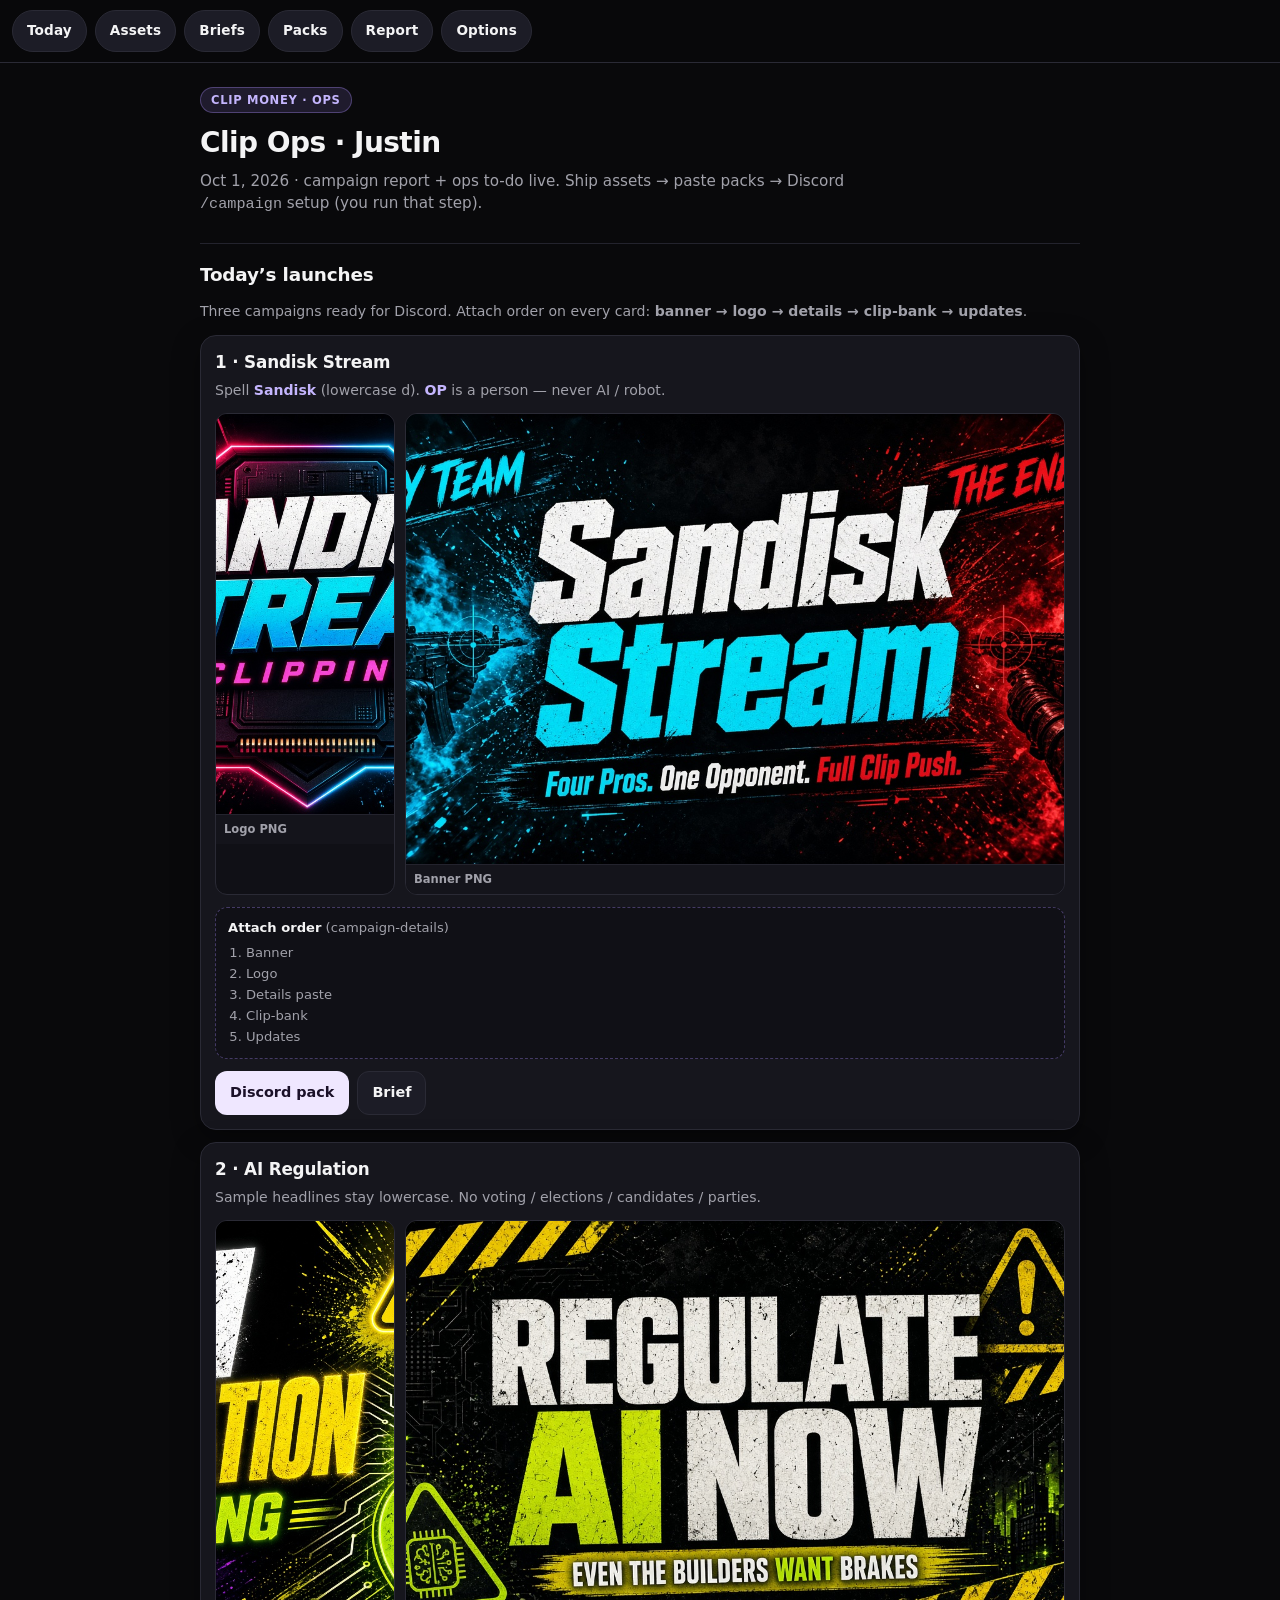
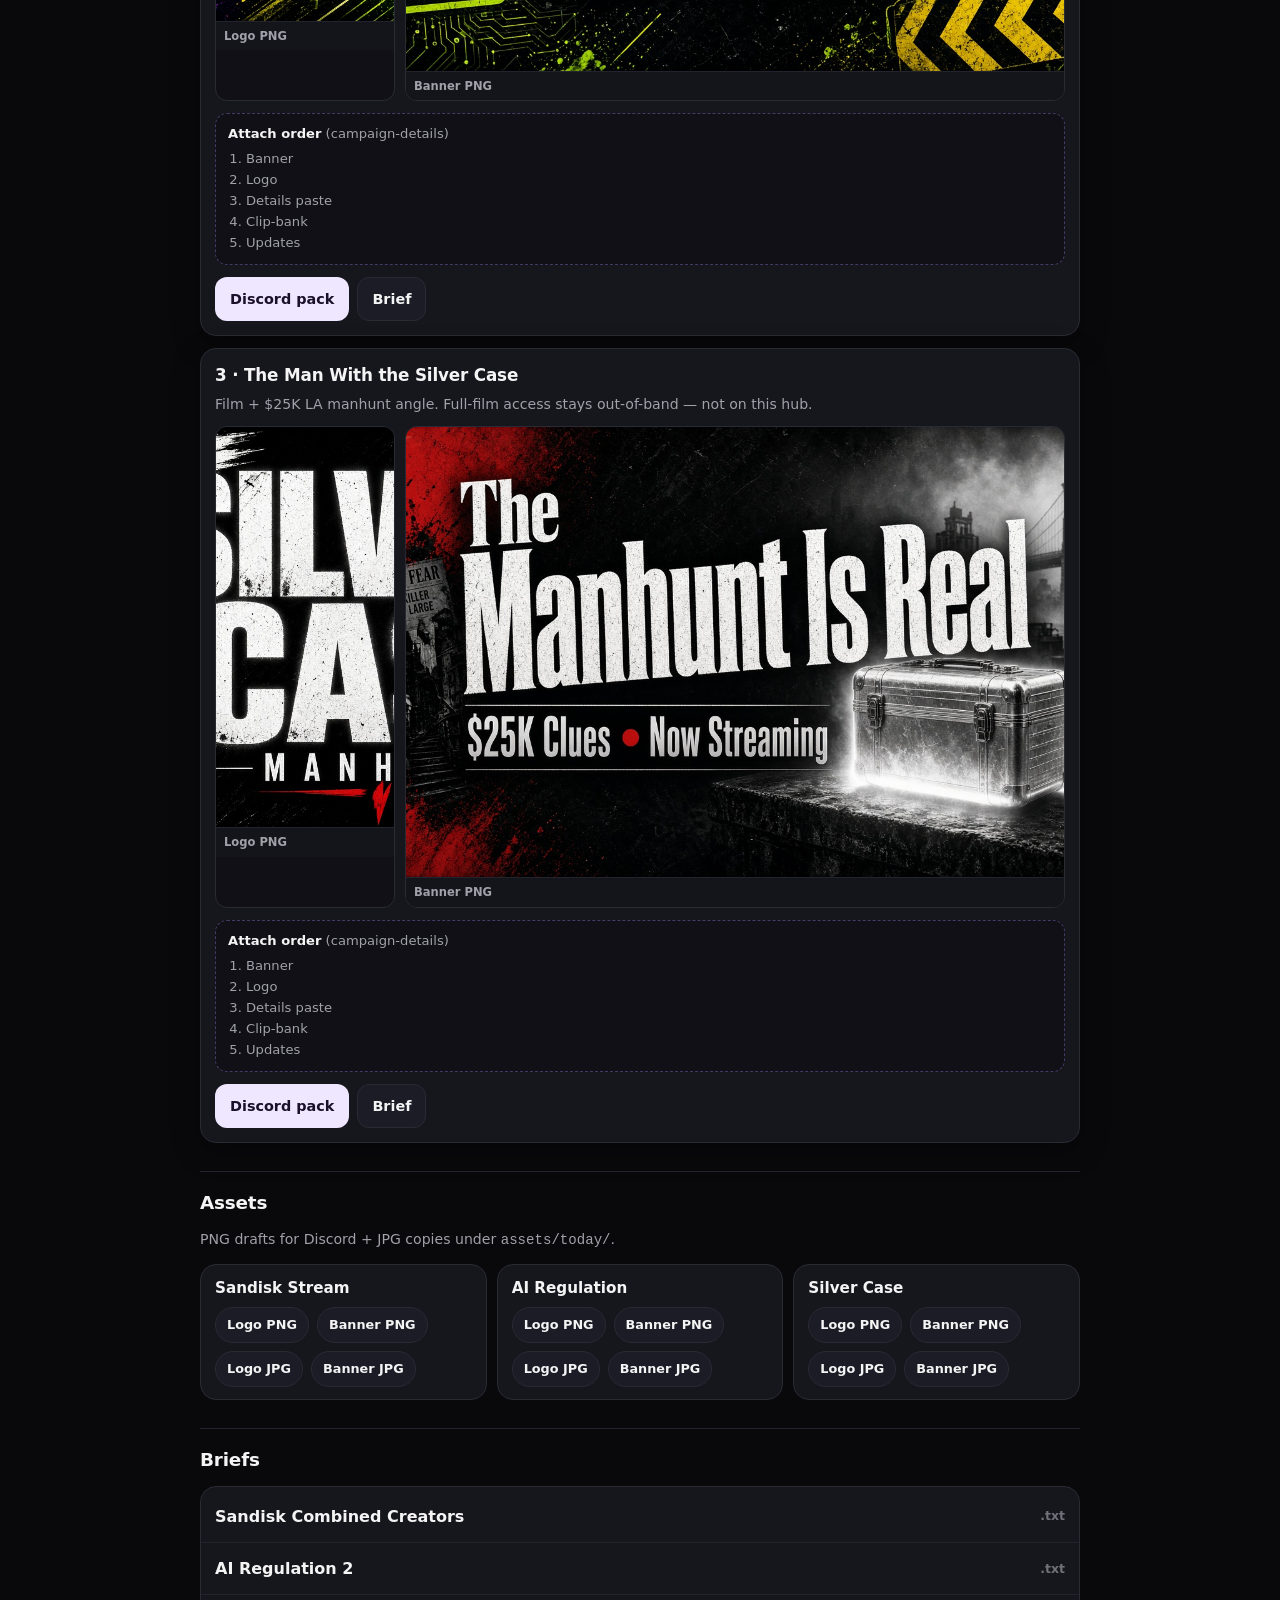
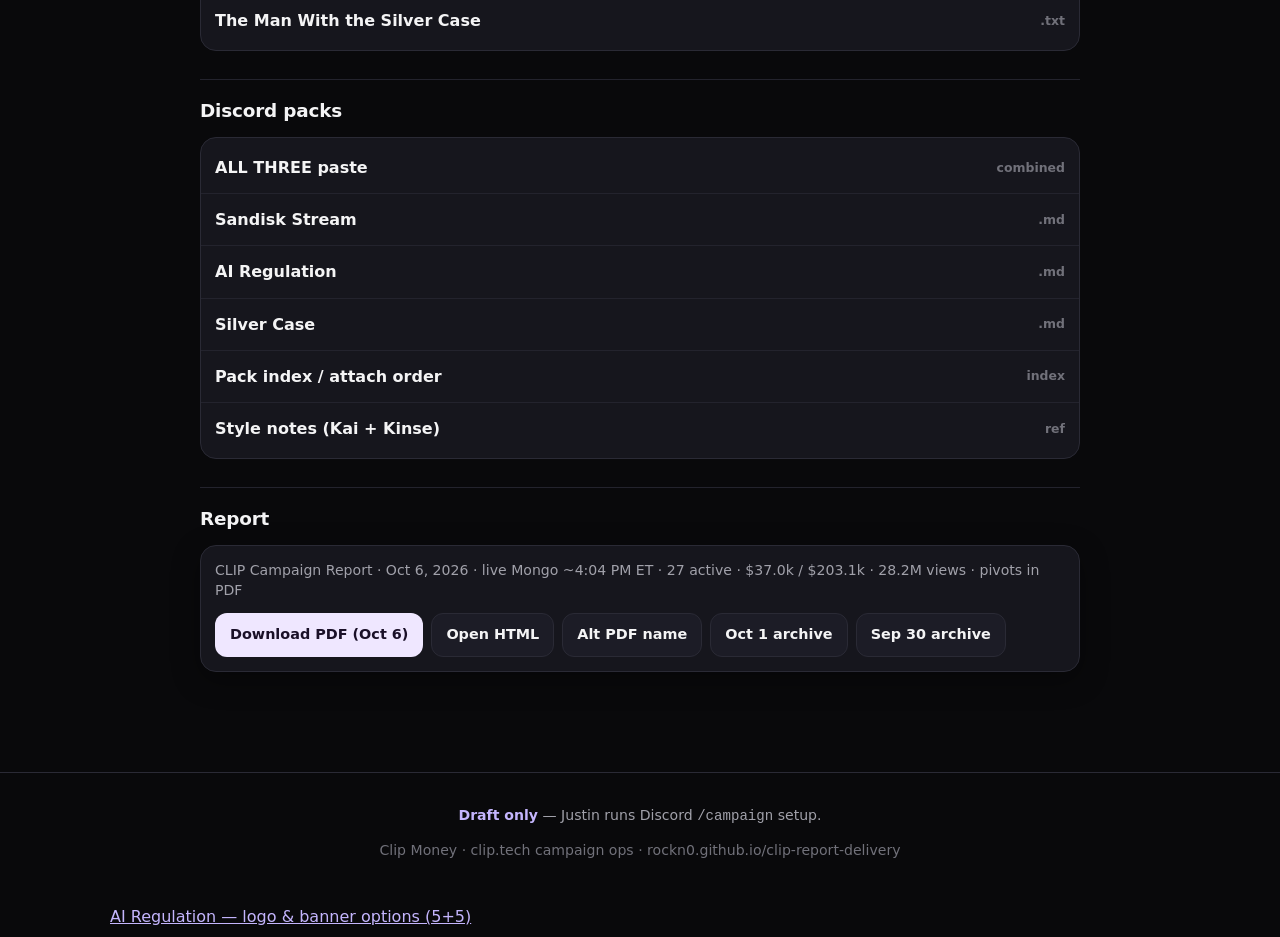
<file: index.html>
<!DOCTYPE html>
<html lang="en">
<head>
<meta charset="utf-8"/>
<meta name="viewport" content="width=device-width, initial-scale=1, viewport-fit=cover"/>
<meta name="description" content="Clip Ops hub for Justin — today launches, assets, briefs, Discord packs, and campaign report."/>
<meta name="theme-color" content="#09090b"/>
<title>Clip Ops · Justin · Campaign Hub</title>
<link rel="stylesheet" href="styles.css"/>
<link rel="icon" href="data:image/svg+xml,%3Csvg xmlns='http://www.w3.org/2000/svg' viewBox='0 0 32 32'%3E%3Crect width='32' height='32' rx='8' fill='%23121118'/%3E%3Ctext x='16' y='22' text-anchor='middle' font-size='16' font-family='system-ui,sans-serif' font-weight='800' fill='%23a78bfa'%3EC%3C/text%3E%3C/svg%3E"/>
</head>
<body>
<a class="skip" href="#today">Skip to today’s launches</a>

<nav class="topnav" aria-label="Primary">
  <a href="#today">Today</a>
  <a href="#assets">Assets</a>
  <a href="#briefs">Briefs</a>
  <a href="#packs">Packs</a>
  <a href="#report">Report</a>
  <a href="options.html">Options</a>
</nav>

<main>
  <header class="hero">
    <div class="tag">Clip Money · Ops</div>
    <h1>Clip Ops · Justin</h1>
    <p class="lead">Oct 1, 2026 · campaign report + ops to-do live. Ship assets → paste packs → Discord <code>/campaign</code> setup (you run that step).</p>
  </header>

  <section class="section" id="today" aria-labelledby="today-h">
    <div class="section-head">
      <h2 id="today-h">Today’s launches</h2>
    </div>
    <p class="section-note">Three campaigns ready for Discord. Attach order on every card: <strong>banner → logo → details → clip-bank → updates</strong>.</p>

    <!-- 1 Sandisk -->
    <article class="card">
      <h3>1 · Sandisk Stream</h3>
      <p class="card-meta">Spell <strong>Sandisk</strong> (lowercase d). <strong>OP</strong> is a person — never AI / robot.</p>
      <div class="thumbs">
        <a class="thumb" href="assets/today/CLIP-Sandisk-LOGO.png">
          <img src="assets/today/CLIP-Sandisk-LOGO.png" alt="Sandisk Stream logo" width="400" height="400" loading="lazy"/>
          <span class="thumb-label">Logo PNG</span>
        </a>
        <a class="thumb banner" href="assets/today/CLIP-Sandisk-BANNER.png">
          <img src="assets/today/CLIP-Sandisk-BANNER.png" alt="Sandisk Stream banner" width="800" height="450" loading="lazy"/>
          <span class="thumb-label">Banner PNG</span>
        </a>
      </div>
      <div class="attach-order">
        <strong>Attach order</strong> (campaign-details)
        <ol>
          <li>Banner</li>
          <li>Logo</li>
          <li>Details paste</li>
          <li>Clip-bank</li>
          <li>Updates</li>
        </ol>
      </div>
      <div class="actions">
        <a class="btn" href="packs/01-sandisk-FULL-PASTE.md">Discord pack</a>
        <a class="btn btn-ghost" href="briefs/1AKw2SXxzsU-tMZOZFsFw7HSjUfkL1JJvBIFc_g-XCds.txt">Brief</a>
      </div>
    </article>

    <!-- 2 AI Regulation -->
    <article class="card">
      <h3>2 · AI Regulation</h3>
      <p class="card-meta">Sample headlines stay lowercase. No voting / elections / candidates / parties.</p>
      <div class="thumbs">
        <a class="thumb" href="assets/today/CLIP-AI-Regulation-v2-LOGO.png">
          <img src="assets/today/CLIP-AI-Regulation-v2-LOGO.png" alt="AI Regulation logo" width="400" height="400" loading="lazy"/>
          <span class="thumb-label">Logo PNG</span>
        </a>
        <a class="thumb banner" href="assets/today/CLIP-AI-Regulation-v2-BANNER.png">
          <img src="assets/today/CLIP-AI-Regulation-v2-BANNER.png" alt="AI Regulation banner" width="800" height="450" loading="lazy"/>
          <span class="thumb-label">Banner PNG</span>
        </a>
      </div>
      <div class="attach-order">
        <strong>Attach order</strong> (campaign-details)
        <ol>
          <li>Banner</li>
          <li>Logo</li>
          <li>Details paste</li>
          <li>Clip-bank</li>
          <li>Updates</li>
        </ol>
      </div>
      <div class="actions">
        <a class="btn" href="packs/02-ai-regulation-FULL-PASTE.md">Discord pack</a>
        <a class="btn btn-ghost" href="briefs/13rQhyphA-4mFIEFhasUgV13XldEQyGdNroWdeu5w_Yo.txt">Brief</a>
      </div>
    </article>

    <!-- 3 Silver Case -->
    <article class="card">
      <h3>3 · The Man With the Silver Case</h3>
      <p class="card-meta">Film + $25K LA manhunt angle. Full-film access stays out-of-band — not on this hub.</p>
      <div class="thumbs">
        <a class="thumb" href="assets/today/CLIP-Silver-Case-LOGO.png">
          <img src="assets/today/CLIP-Silver-Case-LOGO.png" alt="The Man With the Silver Case logo" width="400" height="400" loading="lazy"/>
          <span class="thumb-label">Logo PNG</span>
        </a>
        <a class="thumb banner" href="assets/today/CLIP-Silver-Case-BANNER.png">
          <img src="assets/today/CLIP-Silver-Case-BANNER.png" alt="The Man With the Silver Case banner" width="800" height="450" loading="lazy"/>
          <span class="thumb-label">Banner PNG</span>
        </a>
      </div>
      <div class="attach-order">
        <strong>Attach order</strong> (campaign-details)
        <ol>
          <li>Banner</li>
          <li>Logo</li>
          <li>Details paste</li>
          <li>Clip-bank</li>
          <li>Updates</li>
        </ol>
      </div>
      <div class="actions">
        <a class="btn" href="packs/03-silver-case-FULL-PASTE.md">Discord pack</a>
        <a class="btn btn-ghost" href="briefs/1Fx4_wKTOHVaKcuurJ_MZ0tNqHb9kMmct_Zp8uSwBAVg.txt">Brief</a>
      </div>
    </article>
  </section>

  <section class="section" id="assets" aria-labelledby="assets-h">
    <div class="section-head">
      <h2 id="assets-h">Assets</h2>
    </div>
    <p class="section-note">PNG drafts for Discord + JPG copies under <code>assets/today/</code>.</p>
    <div class="asset-grid">
      <div class="asset-block">
        <h3>Sandisk Stream</h3>
        <div class="asset-links">
          <a class="chip" href="assets/today/CLIP-Sandisk-LOGO.png">Logo PNG</a>
          <a class="chip" href="assets/today/CLIP-Sandisk-BANNER.png">Banner PNG</a>
          <a class="chip" href="assets/today/01-sandisk-logo.jpg">Logo JPG</a>
          <a class="chip" href="assets/today/01-sandisk-banner.jpg">Banner JPG</a>
        </div>
      </div>
      <div class="asset-block">
        <h3>AI Regulation</h3>
        <div class="asset-links">
          <a class="chip" href="assets/today/CLIP-AI-Regulation-v2-LOGO.png">Logo PNG</a>
          <a class="chip" href="assets/today/CLIP-AI-Regulation-v2-BANNER.png">Banner PNG</a>
          <a class="chip" href="assets/today/02-aireg-logo.jpg">Logo JPG</a>
          <a class="chip" href="assets/today/02-aireg-banner.jpg">Banner JPG</a>
        </div>
      </div>
      <div class="asset-block">
        <h3>Silver Case</h3>
        <div class="asset-links">
          <a class="chip" href="assets/today/CLIP-Silver-Case-LOGO.png">Logo PNG</a>
          <a class="chip" href="assets/today/CLIP-Silver-Case-BANNER.png">Banner PNG</a>
          <a class="chip" href="assets/today/03-silver-logo.jpg">Logo JPG</a>
          <a class="chip" href="assets/today/03-silver-banner.jpg">Banner JPG</a>
        </div>
      </div>
    </div>
  </section>

  <section class="section" id="briefs" aria-labelledby="briefs-h">
    <div class="section-head">
      <h2 id="briefs-h">Briefs</h2>
    </div>
    <div class="list-card">
      <a href="briefs/1AKw2SXxzsU-tMZOZFsFw7HSjUfkL1JJvBIFc_g-XCds.txt">Sandisk Combined Creators <span class="hint">.txt</span></a>
      <a href="briefs/13rQhyphA-4mFIEFhasUgV13XldEQyGdNroWdeu5w_Yo.txt">AI Regulation 2 <span class="hint">.txt</span></a>
      <a href="briefs/1Fx4_wKTOHVaKcuurJ_MZ0tNqHb9kMmct_Zp8uSwBAVg.txt">The Man With the Silver Case <span class="hint">.txt</span></a>
    </div>
  </section>

  <section class="section" id="packs" aria-labelledby="packs-h">
    <div class="section-head">
      <h2 id="packs-h">Discord packs</h2>
    </div>
    <div class="list-card">
      <a href="packs/ALL-THREE-DISCORD-PASTE.md">ALL THREE paste <span class="hint">combined</span></a>
      <a href="packs/01-sandisk-FULL-PASTE.md">Sandisk Stream <span class="hint">.md</span></a>
      <a href="packs/02-ai-regulation-FULL-PASTE.md">AI Regulation <span class="hint">.md</span></a>
      <a href="packs/03-silver-case-FULL-PASTE.md">Silver Case <span class="hint">.md</span></a>
      <a href="packs/INDEX.md">Pack index / attach order <span class="hint">index</span></a>
      <a href="packs/STYLE-NOTES.md">Style notes (Kai + Kinse) <span class="hint">ref</span></a>
    </div>
  </section>

  <section class="section" id="report" aria-labelledby="report-h">
    <div class="section-head">
      <h2 id="report-h">Report</h2>
    </div>
    <div class="card">
      <p class="card-meta" style="margin-bottom:12px">CLIP Campaign Report · Oct 6, 2026 · live Mongo ~4:04 PM ET · 27 active · $37.0k / $203.1k · 28.2M views · pivots in PDF</p>
      <div class="actions">
        <a class="btn" href="CLIP-Campaign-Report-2026-10-06.pdf">Download PDF (Oct 6)</a>
        <a class="btn btn-ghost" href="CLIP-Campaign-Report-2026-10-06.html">Open HTML</a>
        <a class="btn btn-ghost" href="2026-10-06-campaigns.pdf">Alt PDF name</a>
        <a class="btn btn-ghost" href="CLIP-Campaign-Report-2026-10-01.pdf">Oct 1 archive</a>
        <a class="btn btn-ghost" href="CLIP-Campaign-Report-2026-09-30-live.pdf">Sep 30 archive</a>
      </div>
    </div>
  </section>
</main>

<footer class="footer">
  <p><strong>Draft only</strong> — Justin runs Discord <code>/campaign</code> setup.</p>
  <p class="muted-2">Clip Money · clip.tech campaign ops · rockn0.github.io/clip-report-delivery</p>
</footer>
  <p style="max-width:1100px;margin:12px auto;padding:0 20px"><a href="options-aireg.html">AI Regulation — logo &amp; banner options (5+5)</a></p>
</body>
</html>
</file>
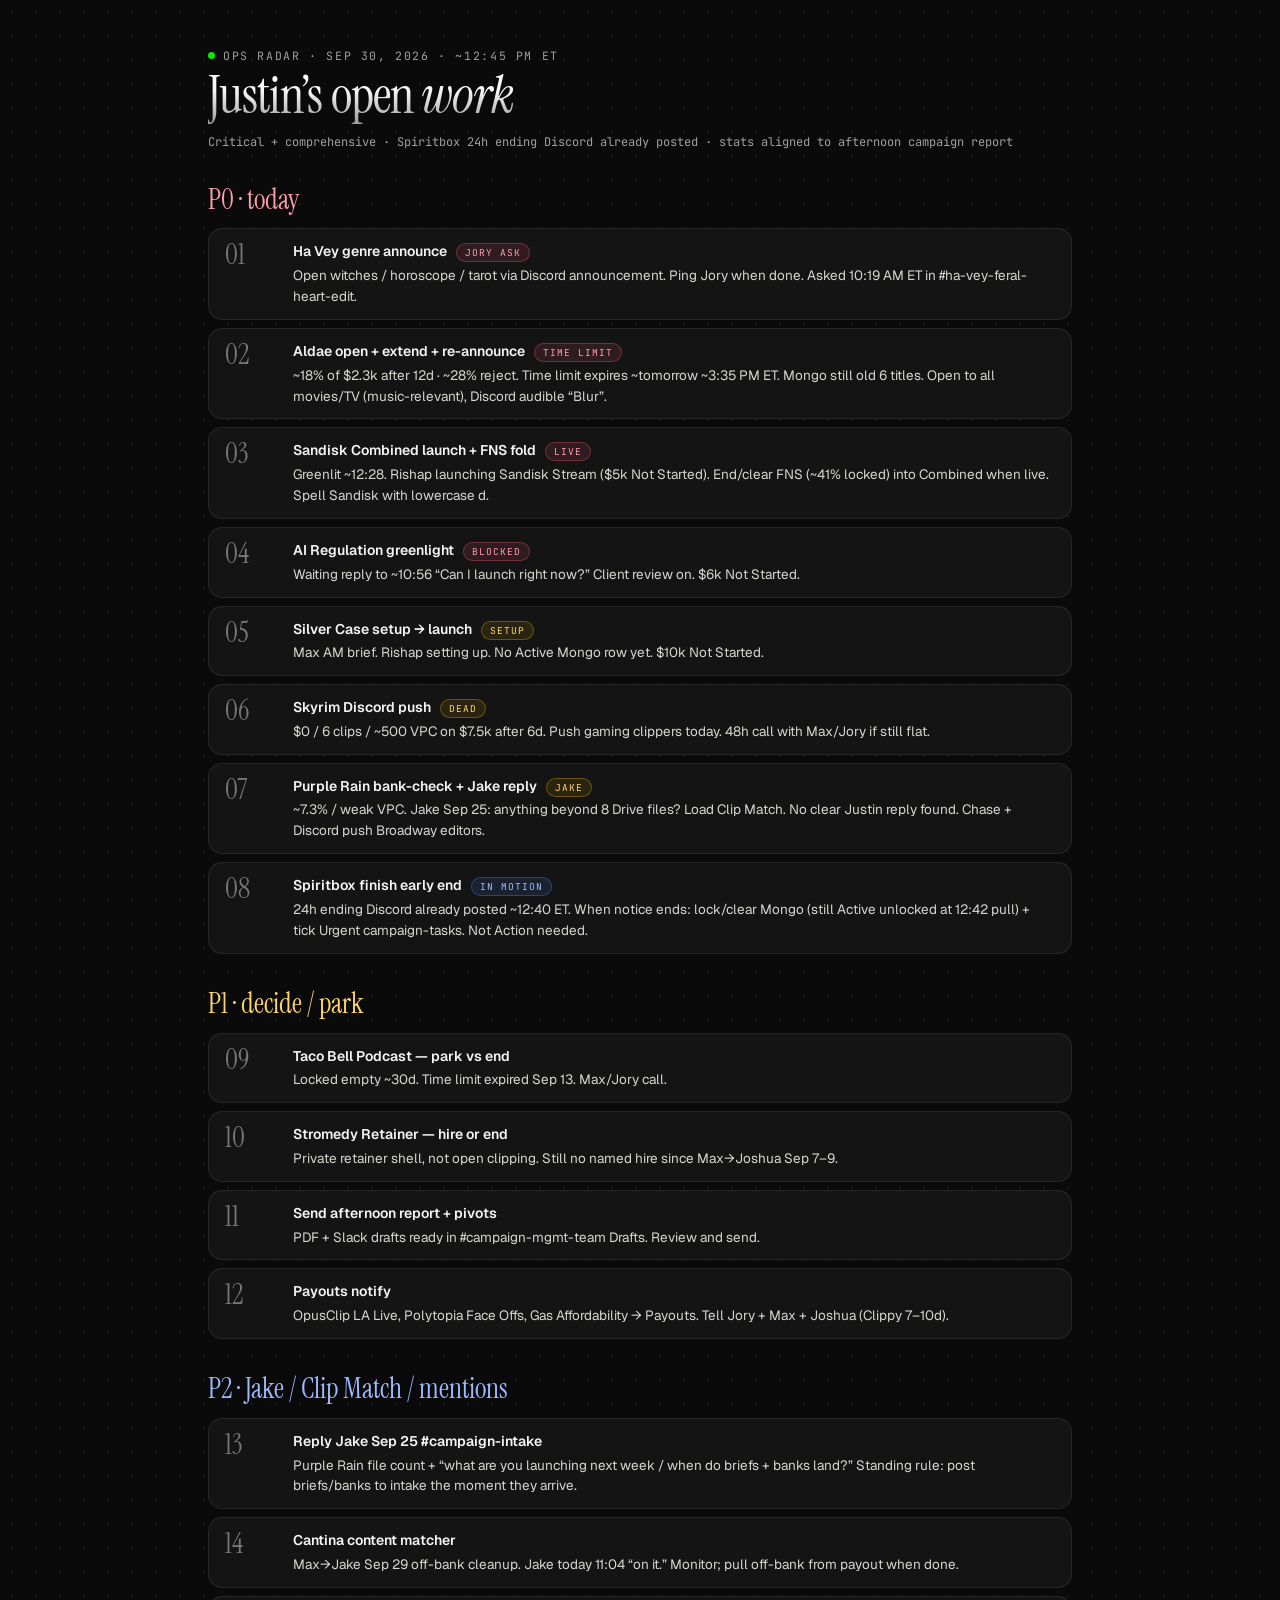
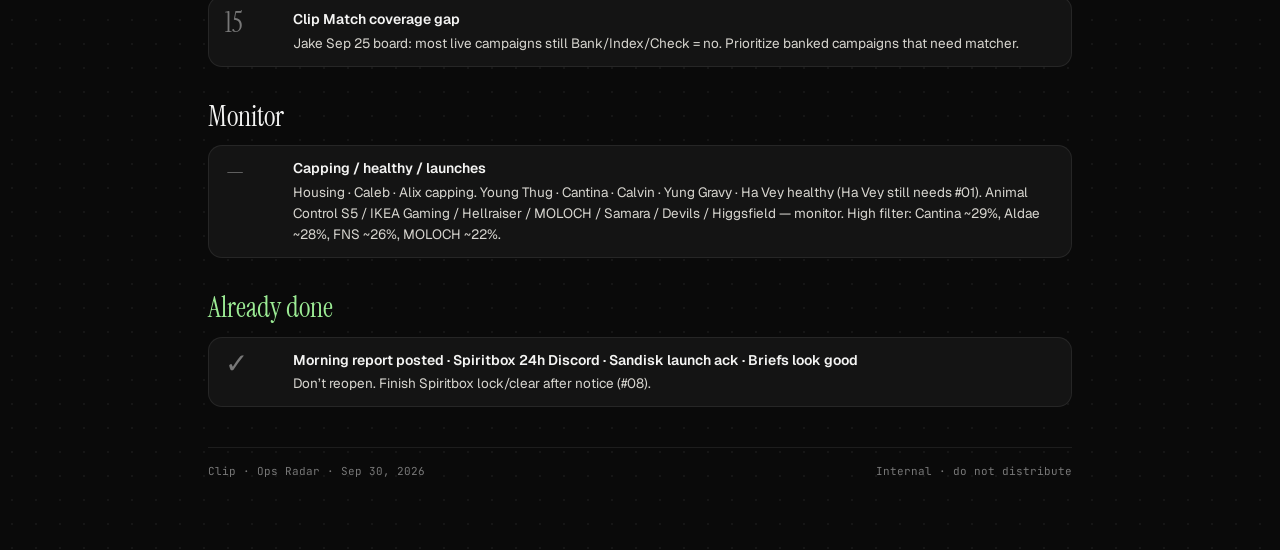
<file: 2026-09-30-OPS-RADAR.html>
<!DOCTYPE html>
<html lang="en"><head><meta charset="utf-8"/>
<title>Ops Radar · Justin · Sep 30, 2026</title>
<link href="https://fonts.googleapis.com/css2?family=Geist:wght@400;500;600;700&family=Instrument+Serif:ital@0;1&family=JetBrains+Mono:wght@400;500&display=swap" rel="stylesheet">
<style>
:root{--g:#0BE802;--night:#0A0A0A;--panel:#141414;--ink:#F4F4F3;--ink2:#d8d6d0;--muted:#a0a0a0;--muted2:#787878;--line:rgba(255,255,255,.08);--rose:#FF5B79;--amber:#FFB800;--blue:#4A8BFF;--serif:'Instrument Serif',serif;--sans:'Geist',system-ui,sans-serif;--mono:'JetBrains Mono',monospace}
*{box-sizing:border-box}body{margin:0;background:var(--night);color:var(--ink);font:14px/1.55 var(--sans);background-image:radial-gradient(rgba(255,255,255,.05) 1px,transparent 1px);background-size:24px 24px}
.wrap{max-width:920px;margin:0 auto;padding:48px 28px 72px}
.eyebrow{font:11.5px var(--mono);letter-spacing:.14em;text-transform:uppercase;color:var(--muted);display:flex;align-items:center;gap:.5rem}
.dot{width:7px;height:7px;border-radius:50%;background:var(--g);box-shadow:0 0 0 0 rgba(11,232,2,.5);animation:p 1.6s ease infinite}
@keyframes p{0%{box-shadow:0 0 0 0 rgba(11,232,2,.45)}70%{box-shadow:0 0 0 8px transparent}100%{box-shadow:0 0 0 0 transparent}}
h1{font:400 52px/1.05 var(--serif);letter-spacing:-.018em;margin:.4rem 0 0;background:linear-gradient(180deg,#fff 0%,#f4f4f3 42%,#9a9a9a 100%);-webkit-background-clip:text;background-clip:text;-webkit-text-fill-color:transparent}
.it{font-style:italic} .sub{font:12px var(--mono);color:var(--muted);margin-top:.6rem}
.sec{margin-top:2.2rem}.sec h2{font:400 28px/1.1 var(--serif);margin:0 0 .8rem;color:#f4f4f3}
.sec.p0 h2{color:#FF9CAE}.sec.p1 h2{color:#FFD66B}.sec.p2 h2{color:#9DBCFF}.sec.done h2{color:#9CEC95}
.card{background:var(--panel);border:1px solid var(--line);border-radius:14px;padding:12px 16px;margin:8px 0;display:grid;grid-template-columns:56px 1fr;gap:12px;align-items:start}
.num{font:400 28px/1 var(--serif);color:var(--muted2)}.t{font-weight:600;color:var(--ink)}.d{color:var(--ink2);font-size:13.5px;margin-top:2px}
.tag{display:inline-block;font:9.5px var(--mono);letter-spacing:.1em;text-transform:uppercase;padding:2px 8px;border-radius:999px;margin-left:6px;border:1px solid var(--line);color:var(--muted)}
.tag.rose{color:#FF9CAE;border-color:rgba(255,91,121,.32);background:rgba(255,91,121,.12)}
.tag.amber{color:#FFD66B;border-color:rgba(255,184,0,.3);background:rgba(255,184,0,.1)}
.tag.blue{color:#9DBCFF;border-color:rgba(74,139,255,.32);background:rgba(74,139,255,.12)}
.tag.green{color:#9CEC95;border-color:rgba(11,232,2,.3);background:rgba(11,232,2,.1)}
.foot{margin-top:2.5rem;border-top:1px solid var(--line);padding-top:1rem;font:11px var(--mono);color:var(--muted2);display:flex;justify-content:space-between}
@media print{*{print-color-adjust:exact;-webkit-print-color-adjust:exact}h1{-webkit-text-fill-color:#f4f4f3;background:none}.card{break-inside:avoid}}
@page{margin:.45in;background:#0A0A0A}
</style></head><body><div class="wrap">
<div class="eyebrow"><span class="dot"></span> Ops Radar · Sep 30, 2026 · ~12:45 PM ET</div>
<h1>Justin’s open <span class="it">work</span></h1>
<div class="sub">Critical + comprehensive · Spiritbox 24h ending Discord already posted · stats aligned to afternoon campaign report</div>

<section class="sec p0"><h2>P0 · today</h2>
<div class="card"><div class="num">01</div><div><div class="t">Ha Vey genre announce <span class="tag rose">Jory ask</span></div><div class="d">Open witches / horoscope / tarot via Discord announcement. Ping Jory when done. Asked 10:19 AM ET in #ha-vey-feral-heart-edit.</div></div></div>
<div class="card"><div class="num">02</div><div><div class="t">Aldae open + extend + re-announce <span class="tag rose">time limit</span></div><div class="d">~18% of $2.3k after 12d · ~28% reject. Time limit expires ~tomorrow ~3:35 PM ET. Mongo still old 6 titles. Open to all movies/TV (music-relevant), Discord audible “Blur”.</div></div></div>
<div class="card"><div class="num">03</div><div><div class="t">Sandisk Combined launch + FNS fold <span class="tag rose">live</span></div><div class="d">Greenlit ~12:28. Rishap launching Sandisk Stream ($5k Not Started). End/clear FNS (~41% locked) into Combined when live. Spell Sandisk with lowercase d.</div></div></div>
<div class="card"><div class="num">04</div><div><div class="t">AI Regulation greenlight <span class="tag rose">blocked</span></div><div class="d">Waiting reply to ~10:56 “Can I launch right now?” Client review on. $6k Not Started.</div></div></div>
<div class="card"><div class="num">05</div><div><div class="t">Silver Case setup → launch <span class="tag amber">setup</span></div><div class="d">Max AM brief. Rishap setting up. No Active Mongo row yet. $10k Not Started.</div></div></div>
<div class="card"><div class="num">06</div><div><div class="t">Skyrim Discord push <span class="tag amber">dead</span></div><div class="d">$0 / 6 clips / ~500 VPC on $7.5k after 6d. Push gaming clippers today. 48h call with Max/Jory if still flat.</div></div></div>
<div class="card"><div class="num">07</div><div><div class="t">Purple Rain bank-check + Jake reply <span class="tag amber">Jake</span></div><div class="d">~7.3% / weak VPC. Jake Sep 25: anything beyond 8 Drive files? Load Clip Match. No clear Justin reply found. Chase + Discord push Broadway editors.</div></div></div>
<div class="card"><div class="num">08</div><div><div class="t">Spiritbox finish early end <span class="tag blue">in motion</span></div><div class="d">24h ending Discord already posted ~12:40 ET. When notice ends: lock/clear Mongo (still Active unlocked at 12:42 pull) + tick Urgent campaign-tasks. Not Action needed.</div></div></div>
</section>

<section class="sec p1"><h2>P1 · decide / park</h2>
<div class="card"><div class="num">09</div><div><div class="t">Taco Bell Podcast — park vs end</div><div class="d">Locked empty ~30d. Time limit expired Sep 13. Max/Jory call.</div></div></div>
<div class="card"><div class="num">10</div><div><div class="t">Stromedy Retainer — hire or end</div><div class="d">Private retainer shell, not open clipping. Still no named hire since Max→Joshua Sep 7–9.</div></div></div>
<div class="card"><div class="num">11</div><div><div class="t">Send afternoon report + pivots</div><div class="d">PDF + Slack drafts ready in #campaign-mgmt-team Drafts. Review and send.</div></div></div>
<div class="card"><div class="num">12</div><div><div class="t">Payouts notify</div><div class="d">OpusClip LA Live, Polytopia Face Offs, Gas Affordability → Payouts. Tell Jory + Max + Joshua (Clippy 7–10d).</div></div></div>
</section>

<section class="sec p2"><h2>P2 · Jake / Clip Match / mentions</h2>
<div class="card"><div class="num">13</div><div><div class="t">Reply Jake Sep 25 #campaign-intake</div><div class="d">Purple Rain file count + “what are you launching next week / when do briefs + banks land?” Standing rule: post briefs/banks to intake the moment they arrive.</div></div></div>
<div class="card"><div class="num">14</div><div><div class="t">Cantina content matcher</div><div class="d">Max→Jake Sep 29 off-bank cleanup. Jake today 11:04 “on it.” Monitor; pull off-bank from payout when done.</div></div></div>
<div class="card"><div class="num">15</div><div><div class="t">Clip Match coverage gap</div><div class="d">Jake Sep 25 board: most live campaigns still Bank/Index/Check = no. Prioritize banked campaigns that need matcher.</div></div></div>
</section>

<section class="sec"><h2>Monitor</h2>
<div class="card"><div class="num">—</div><div><div class="t">Capping / healthy / launches</div><div class="d">Housing · Caleb · Alix capping. Young Thug · Cantina · Calvin · Yung Gravy · Ha Vey healthy (Ha Vey still needs #01). Animal Control S5 / IKEA Gaming / Hellraiser / MOLOCH / Samara / Devils / Higgsfield — monitor. High filter: Cantina ~29%, Aldae ~28%, FNS ~26%, MOLOCH ~22%.</div></div></div>
</section>

<section class="sec done"><h2>Already done</h2>
<div class="card"><div class="num">✓</div><div><div class="t">Morning report posted · Spiritbox 24h Discord · Sandisk launch ack · Briefs look good</div><div class="d">Don’t reopen. Finish Spiritbox lock/clear after notice (#08).</div></div></div>
</section>

<div class="foot"><span>Clip · Ops Radar · Sep 30, 2026</span><span>Internal · do not distribute</span></div>
</div></body></html>
</file>
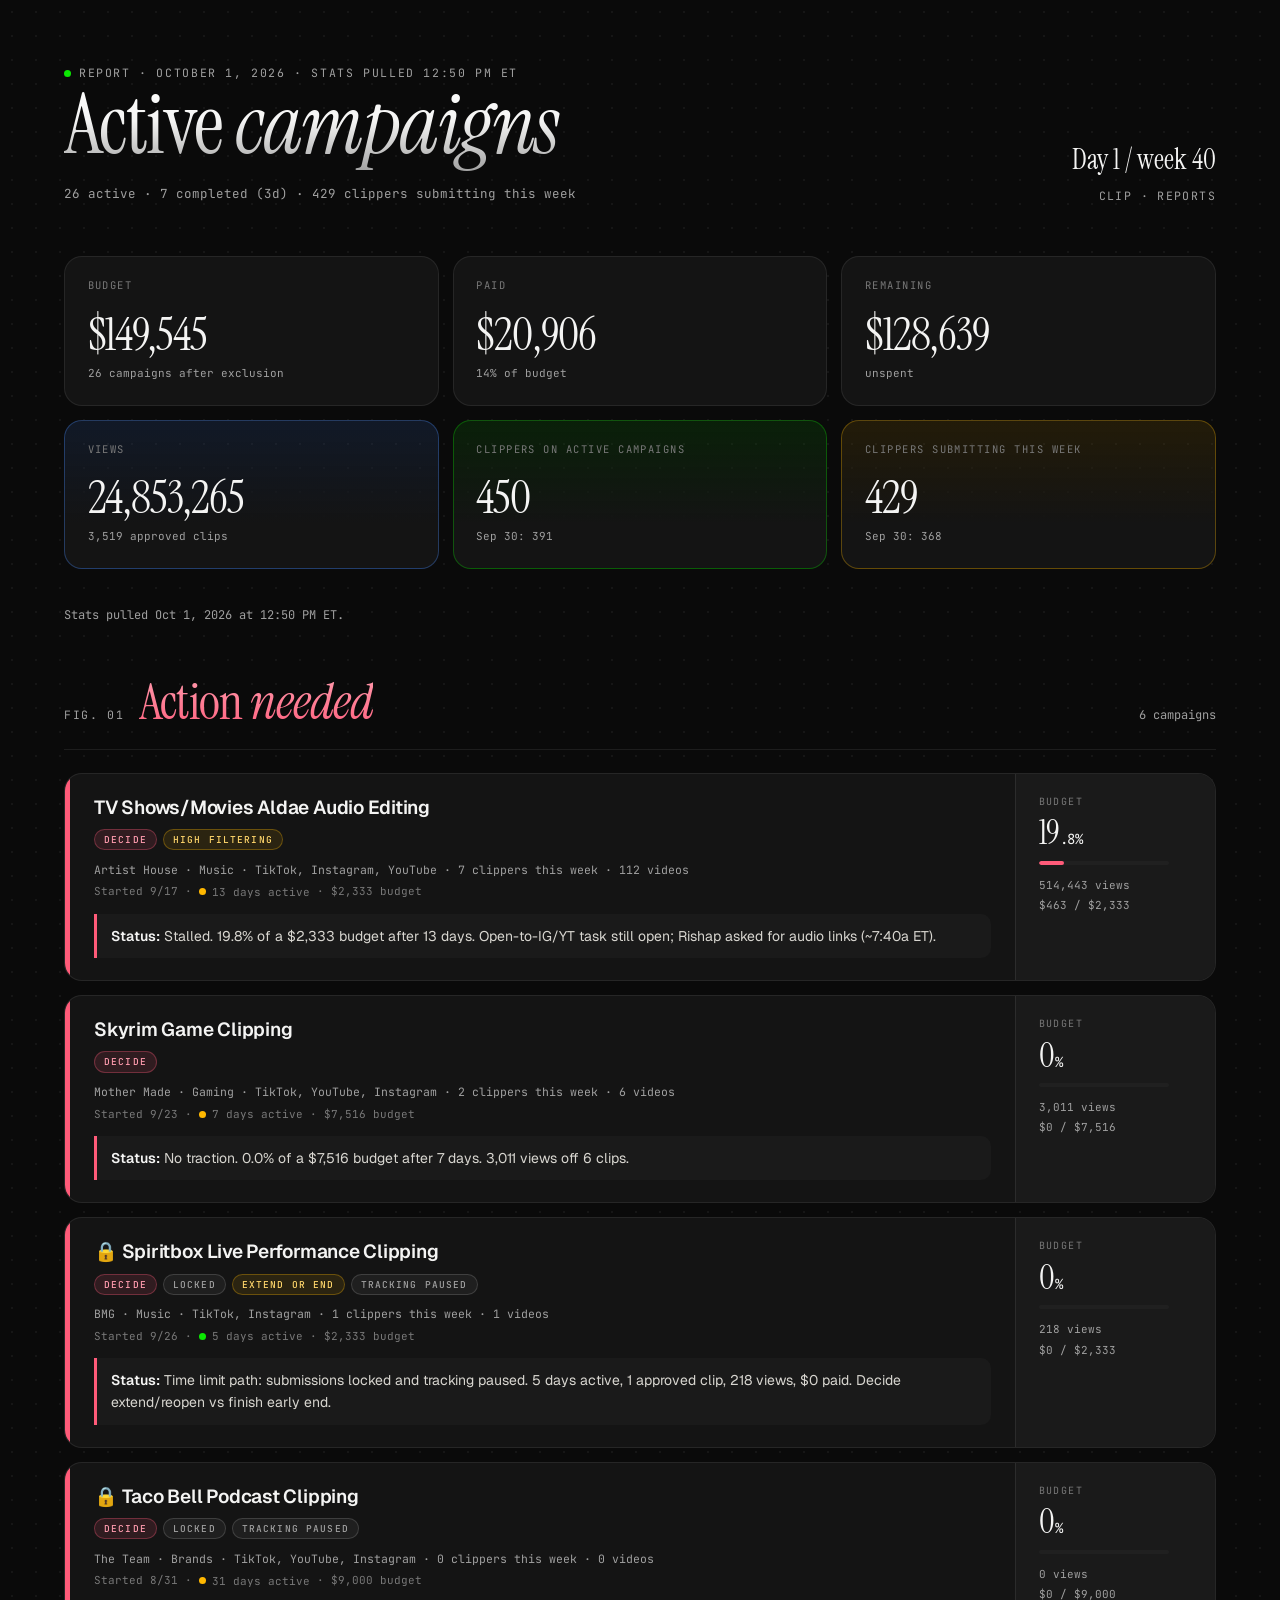
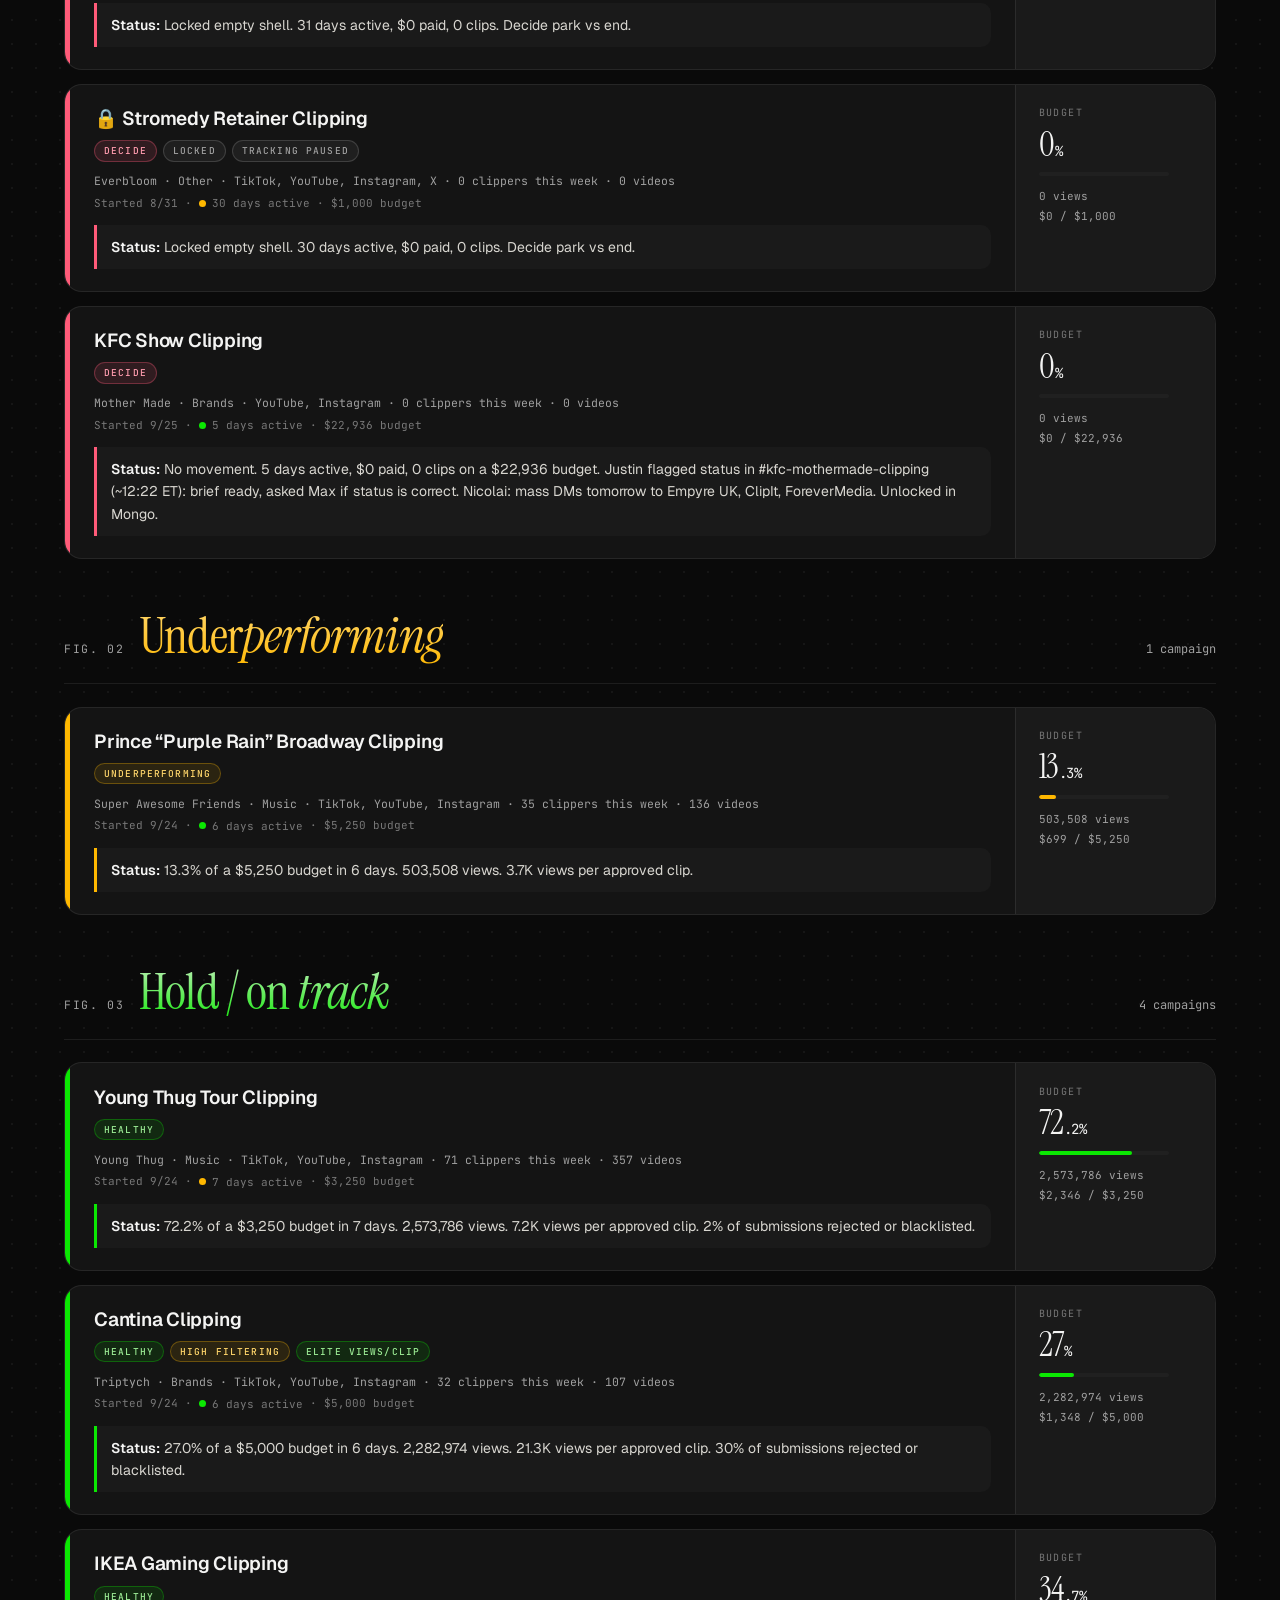
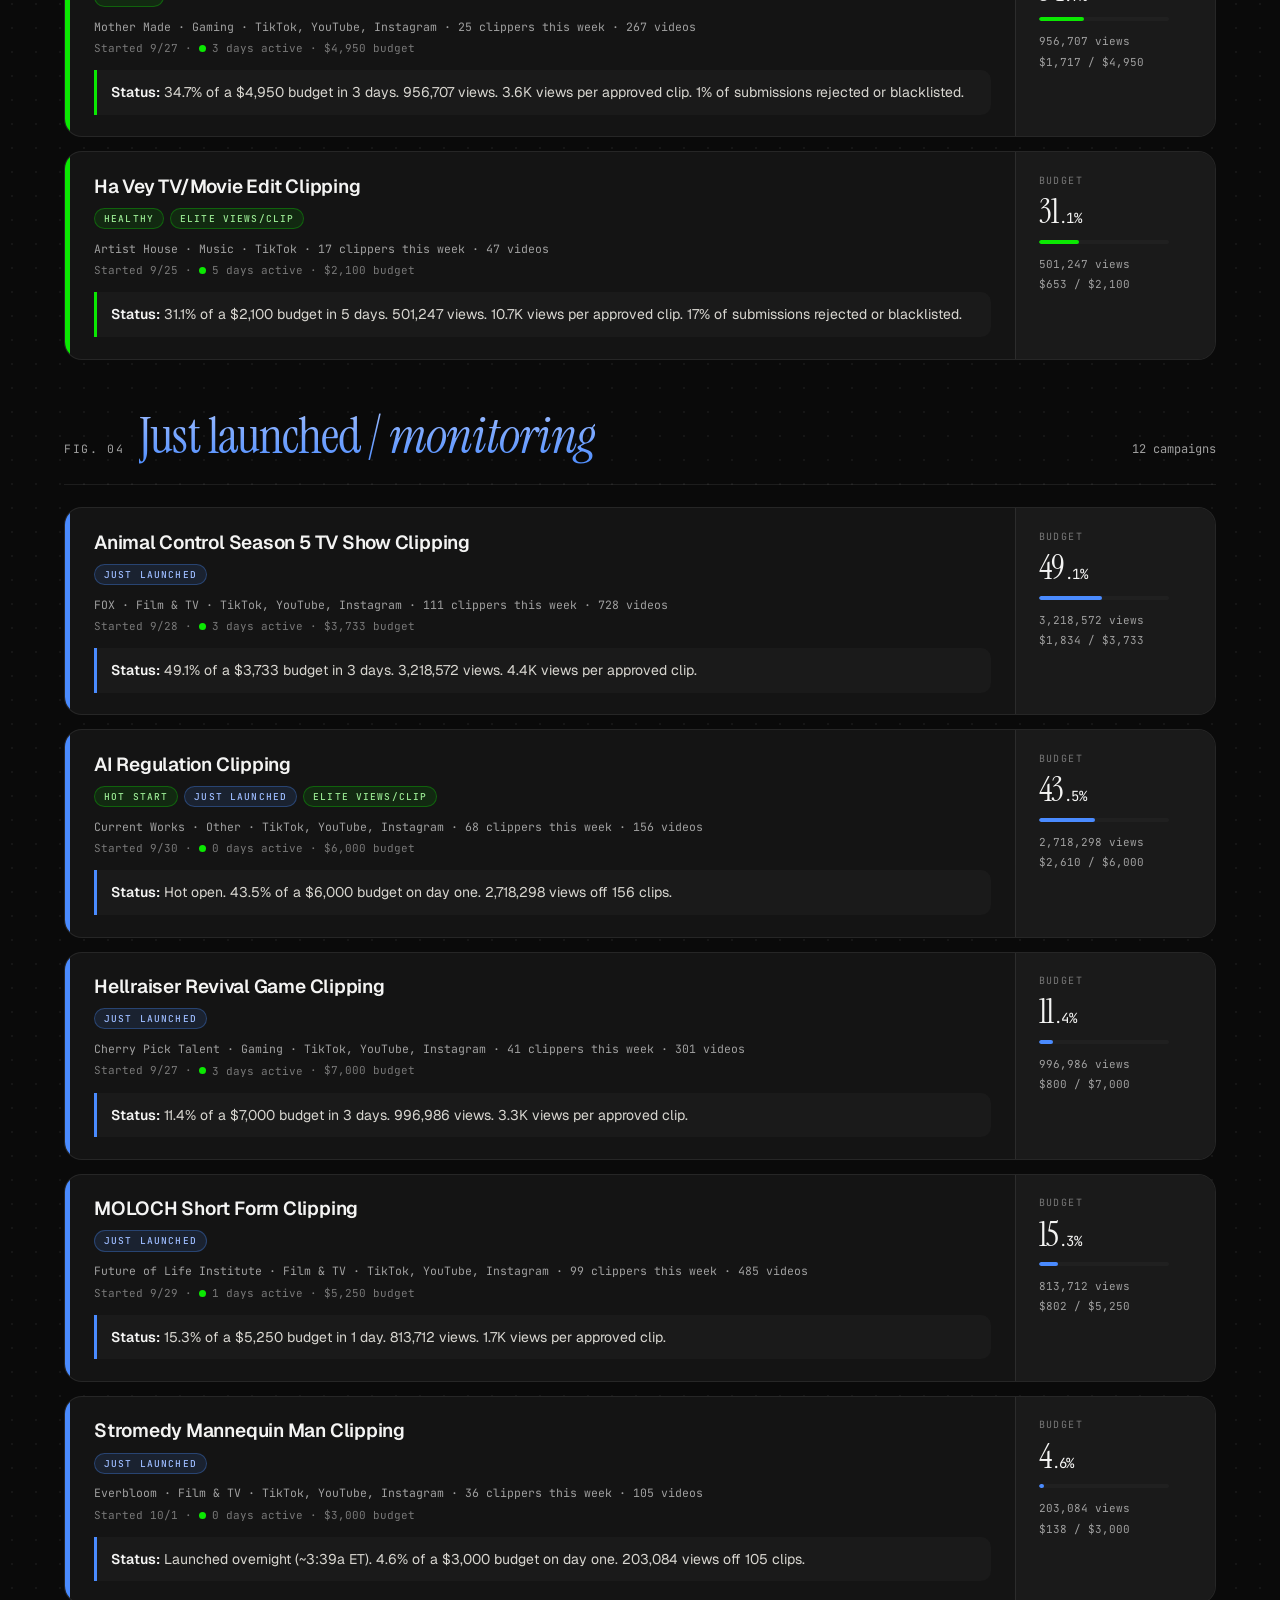
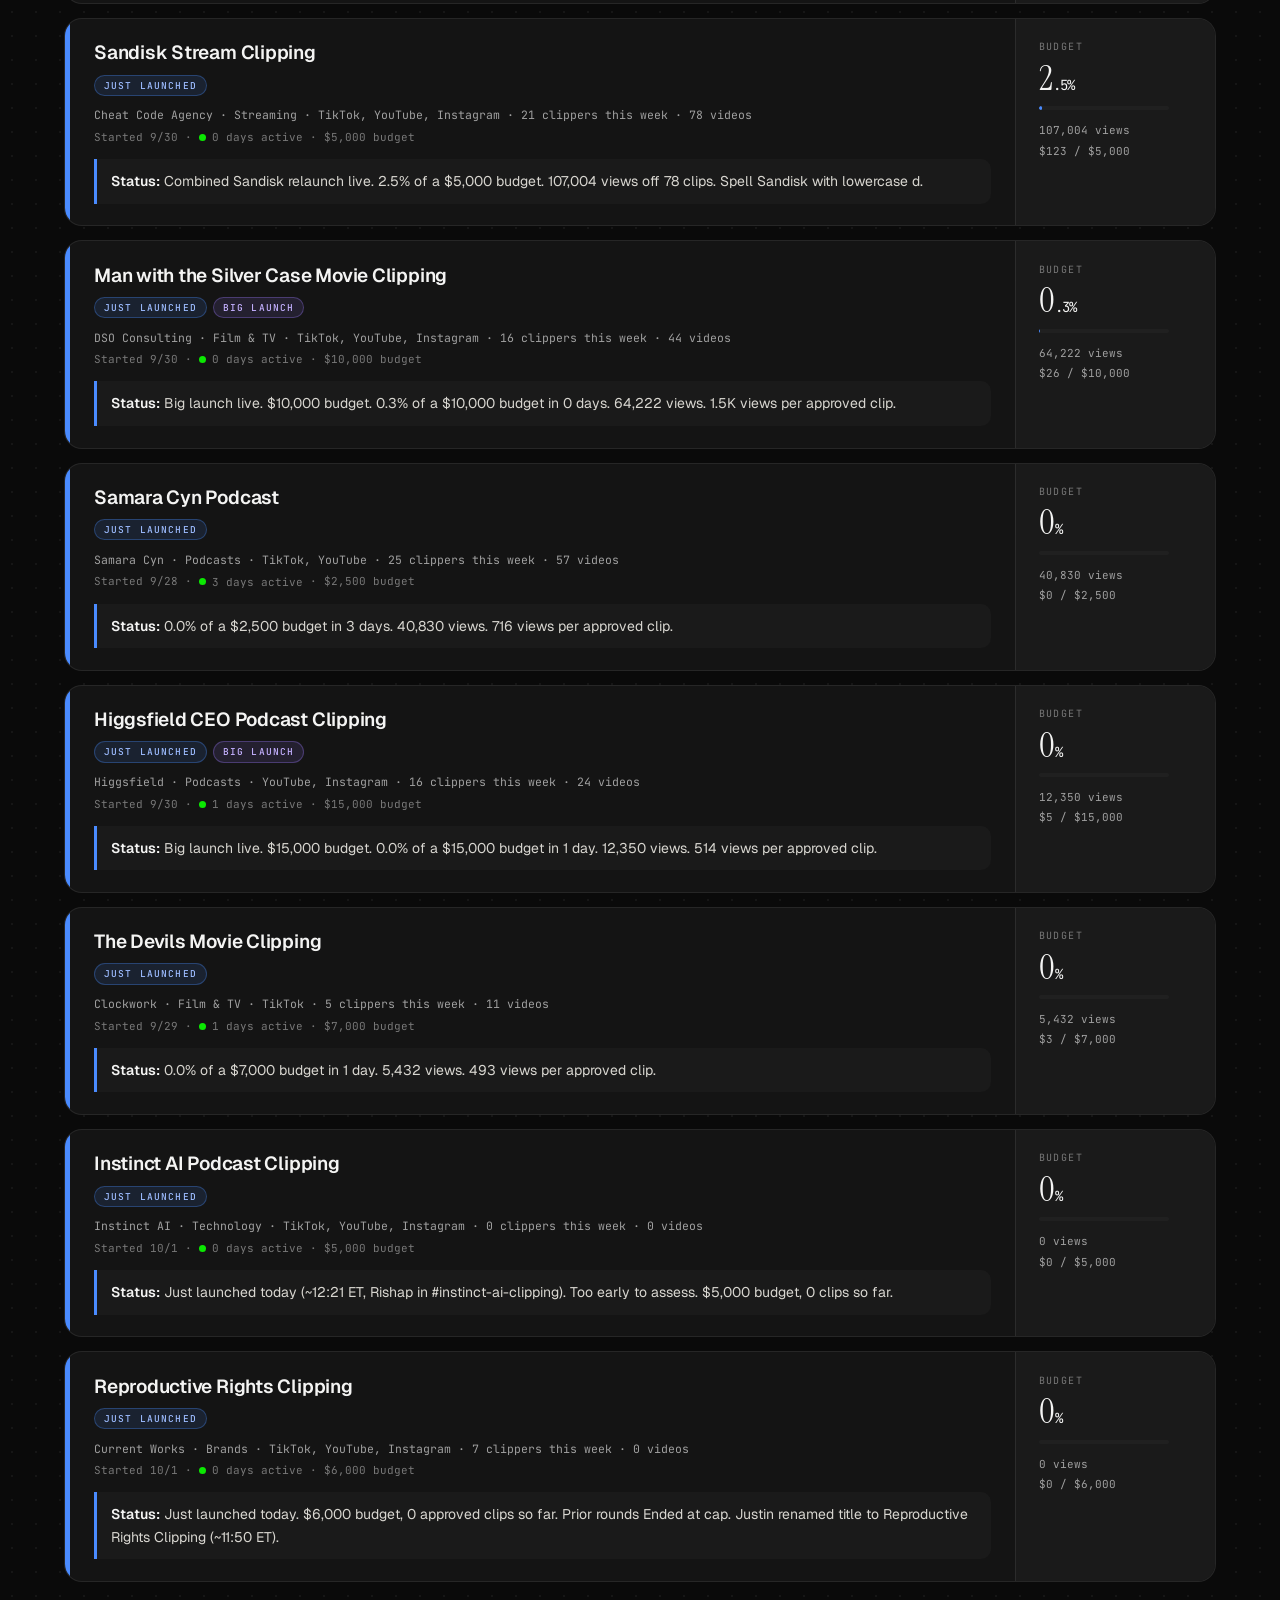
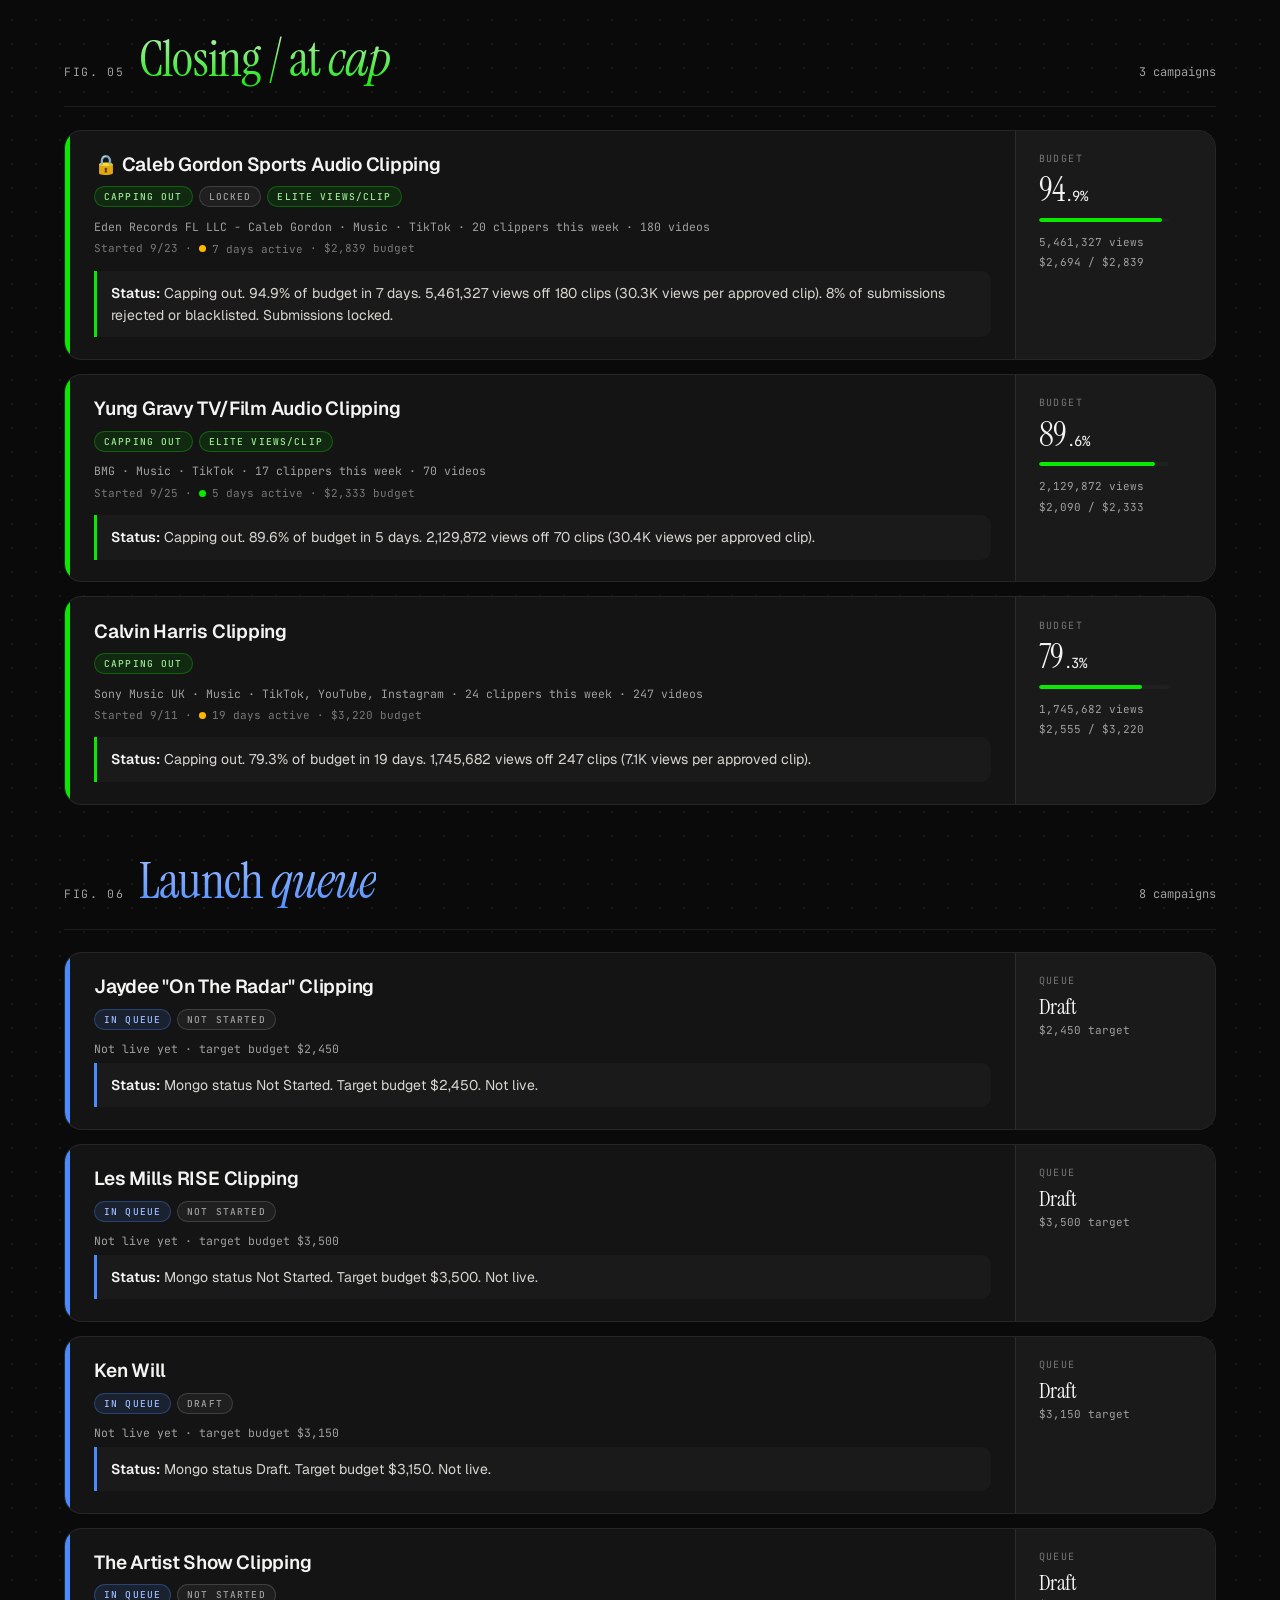
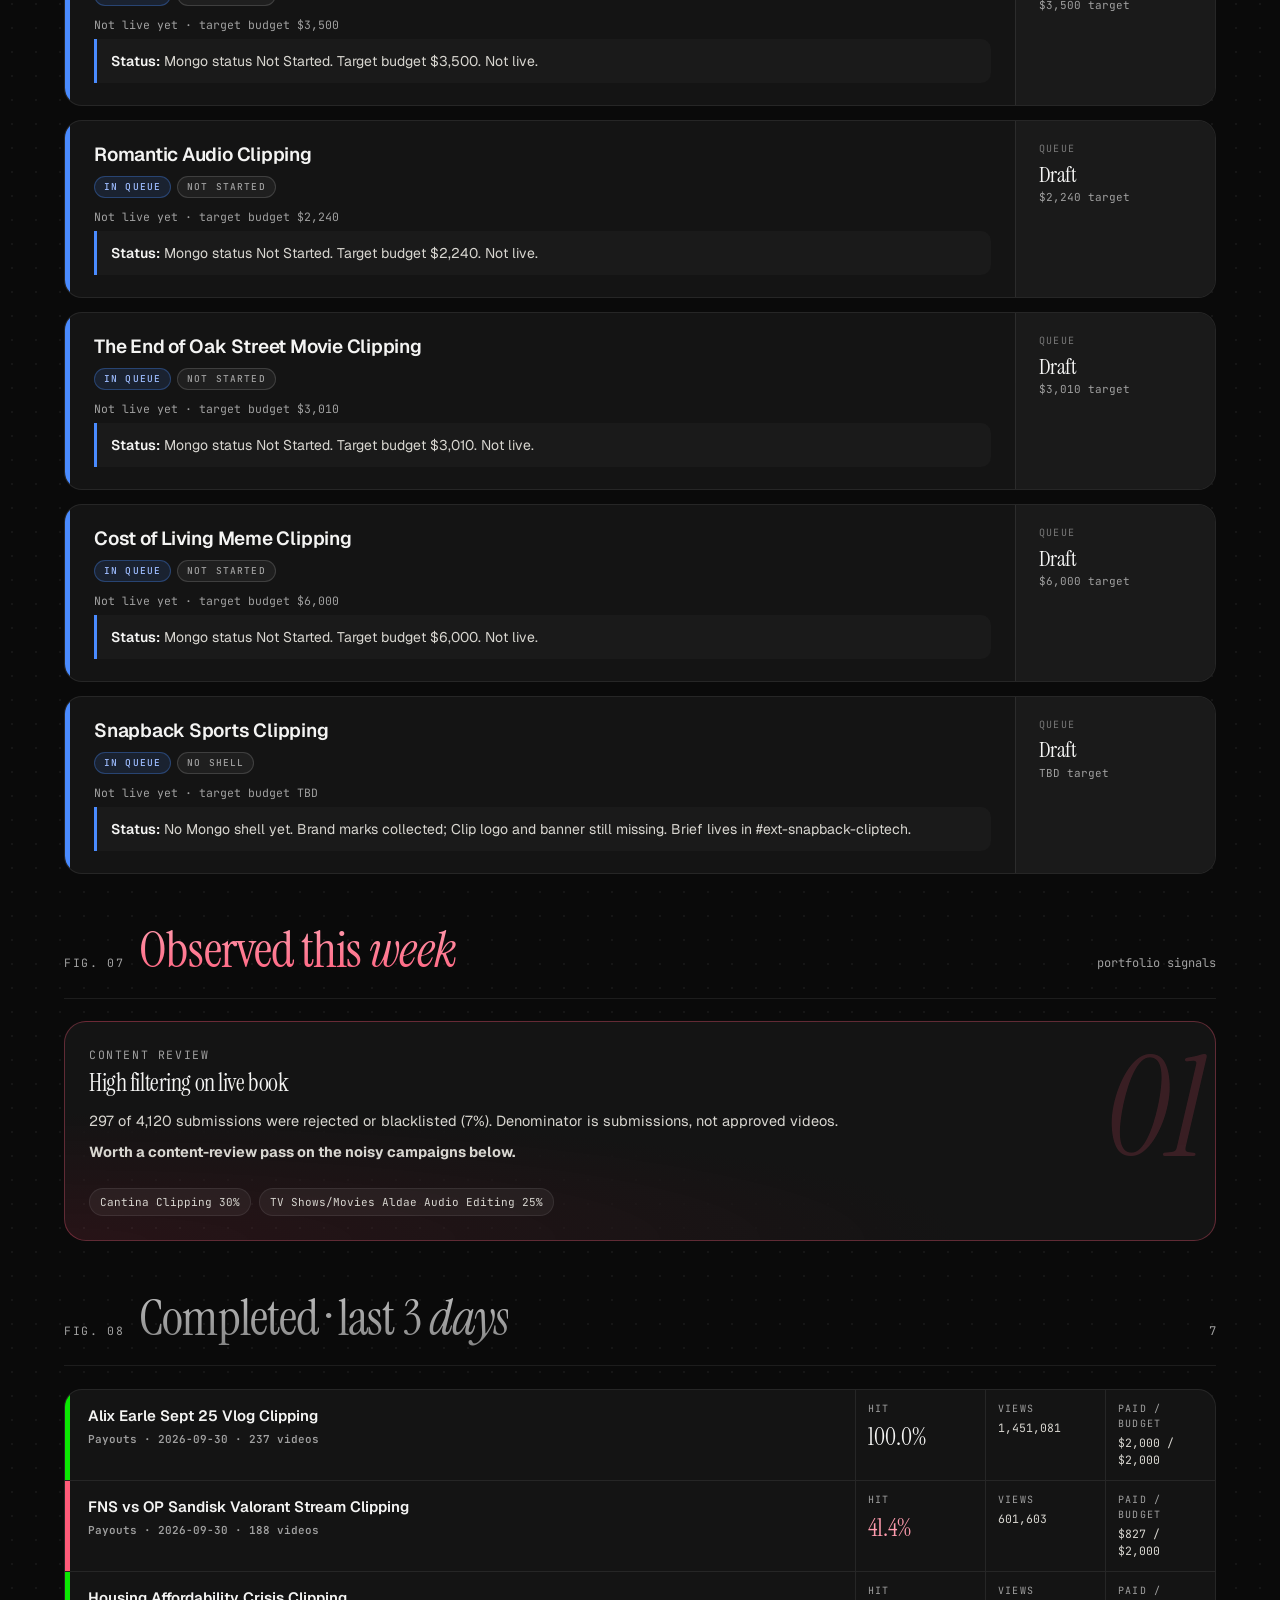
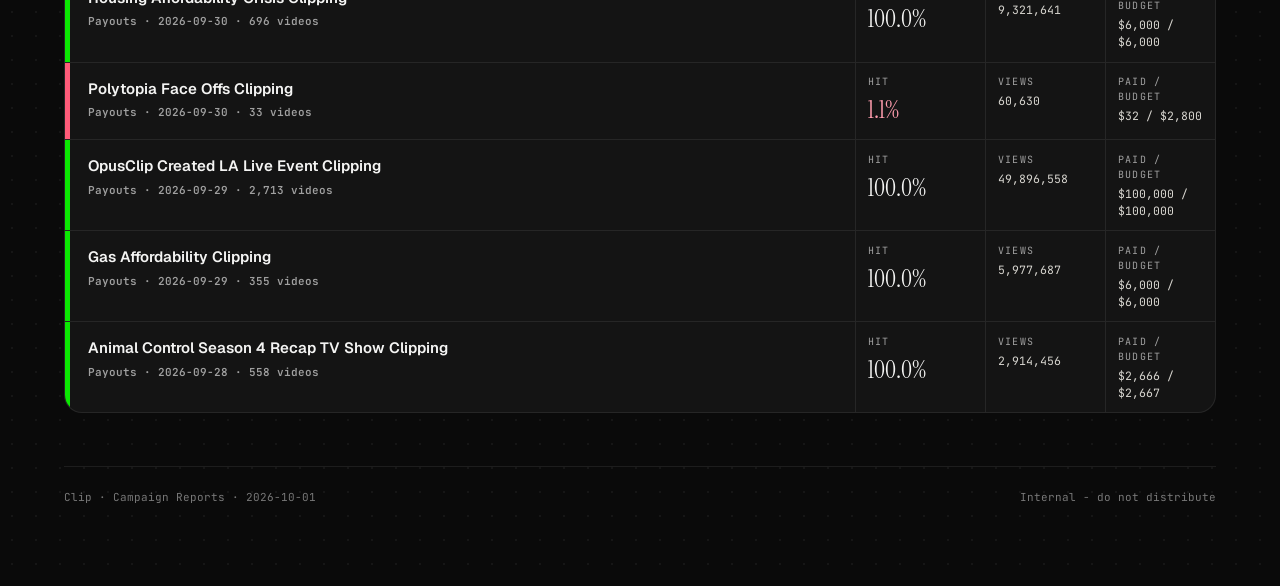
<file: 2026-10-01-campaigns.html>
<!DOCTYPE html>
<html lang="en">
<head>
<meta charset="utf-8"/>
<meta name="viewport" content="width=device-width, initial-scale=1"/>
<title>Clip , Active Campaign Reports · 2026-10-01</title>
<link href="https://fonts.googleapis.com/css2?family=Geist:wght@400;500;600;700&family=Instrument+Serif:ital@0;1&family=JetBrains+Mono:wght@400;500&display=swap" rel="stylesheet">
<style>
:root{
--g:#0BE802;--g-dark:#24B31A;--g-ink:#063f02;--g-mint:#BDEFB6;
--night:#0A0A0A;--night-panel:#141414;--night-panel-2:#1a1a1a;--night-panel-3:#202020;
--ink:#F4F4F3;--ink-2:#d8d6d0;--muted:#a0a0a0;--muted-2:#787878;
--line:rgba(255,255,255,0.08);--line-2:rgba(255,255,255,0.14);
--amber:#FFB800;--amber-soft:rgba(255,184,0,.10);--amber-line:rgba(255,184,0,.30);--amber-ink:#FFD66B;
--blue:#4A8BFF;--blue-soft:rgba(74,139,255,.12);--blue-line:rgba(74,139,255,.32);--blue-ink:#9DBCFF;
--violet:#9C7BFF;--violet-soft:rgba(156,123,255,.12);--violet-line:rgba(156,123,255,.32);--violet-ink:#C4B0FF;
--rose:#FF5B79;--rose-soft:rgba(255,91,121,.12);--rose-line:rgba(255,91,121,.32);--rose-ink:#FF9CAE;
--green-soft:rgba(11,232,2,.10);--green-line:rgba(11,232,2,.30);
--nm-max:#7FB0FF;--nm-jory:#7CC08C;--nm-justin:#5BD3B5;--nm-emilio:#FF9D6A;--nm-joshua:#E5C079;
--max:1240px;--pad:clamp(20px,4vw,44px);--card:18px;--pill:999px;
--serif:'Instrument Serif',serif;--sans:'Geist',system-ui,sans-serif;--mono:'JetBrains Mono',monospace;
}
*{box-sizing:border-box}
html,body{margin:0;padding:0;background:var(--night);color:var(--ink);font-family:var(--sans);font-size:15px;line-height:1.5}
body{background-image:radial-gradient(rgba(255,255,255,0.05) 1px, transparent 1px);background-size:24px 24px}
.wrap{max-width:var(--max);margin:0 auto;padding:clamp(36px,5vw,72px) var(--pad) 80px}
h1,h2,h3{font-family:var(--serif);font-weight:400;letter-spacing:-0.018em;line-height:1.1;padding-bottom:.08em;margin:0;
background:linear-gradient(180deg,#ffffff 0%,#f4f4f3 42%,#9a9a9a 100%);-webkit-background-clip:text;background-clip:text;-webkit-text-fill-color:transparent}
h1{font-size:clamp(48px,7vw,84px);line-height:1.05}
h2{font-size:clamp(34px,4vw,52px)}
h3{font-size:clamp(22px,2.4vw,30px)}
.it{font-style:italic}
.eyebrow{font-family:var(--mono);font-size:11.5px;letter-spacing:.14em;text-transform:uppercase;color:var(--muted)}
.pulse{display:inline-block;width:7px;height:7px;border-radius:50%;background:var(--g);margin-right:8px;animation:pulse 1.6s ease infinite;vertical-align:middle}
@keyframes pulse{0%,100%{opacity:1}50%{opacity:.35}}
.hdr{display:flex;justify-content:space-between;align-items:flex-end;gap:2rem;margin-bottom:3.5rem}
.hdr .sub{font-family:var(--mono);font-size:12.5px;color:var(--muted);margin-top:.6rem}
.hdr-right{text-align:right}
.hdr-right .day{font-family:var(--serif);font-size:28px;color:var(--ink);-webkit-text-fill-color:var(--ink);background:none}
.hdr-right .tag{font-family:var(--mono);font-size:11.5px;color:var(--muted);letter-spacing:.12em;text-transform:uppercase;margin-top:.35rem}
.ov{display:grid;grid-template-columns:repeat(6,1fr);gap:14px;margin-bottom:2.5rem}
.ov .cell{grid-column:span 2;padding:1.4rem 1.5rem 1.55rem;border-radius:var(--card);background:var(--night-panel);border:1px solid var(--line)}
.ov .lbl{font-family:var(--mono);font-size:10.5px;letter-spacing:.14em;text-transform:uppercase;color:var(--muted-2);margin-bottom:1.1rem}
.ov .val{font-family:var(--serif);font-size:46px;line-height:1;letter-spacing:-0.022em;color:var(--ink);margin-bottom:.55rem;-webkit-text-fill-color:var(--ink);background:none}
.ov .sub{font-family:var(--mono);font-size:11px;color:var(--muted)}
.ov .tint-blue{background:linear-gradient(180deg,var(--blue-soft) 0%,var(--night-panel) 70%);border-color:var(--blue-line)}
.ov .tint-green{background:linear-gradient(180deg,var(--green-soft) 0%,var(--night-panel) 70%);border-color:var(--green-line)}
.ov .tint-amber{background:linear-gradient(180deg,var(--amber-soft) 0%,var(--night-panel) 70%);border-color:var(--amber-line)}
.excl{font-family:var(--mono);font-size:12px;color:var(--muted);margin:0 0 2.5rem;line-height:1.55}
.sec{margin-top:3.25rem}
.sec-hd{display:flex;align-items:baseline;gap:1rem;padding-bottom:1rem;border-bottom:1px solid var(--line);margin-bottom:1.5rem;flex-wrap:wrap}
.sec-hd .count{margin-left:auto;font-family:var(--mono);font-size:12px;color:var(--muted)}
.sec-hd.rose h2{background:linear-gradient(180deg,var(--rose-ink) 0%,var(--rose) 100%);-webkit-background-clip:text;background-clip:text;-webkit-text-fill-color:transparent}
.sec-hd.green h2{background:linear-gradient(180deg,var(--g-mint) 0%,var(--g) 100%);-webkit-background-clip:text;background-clip:text;-webkit-text-fill-color:transparent}
.sec-hd.amber h2{background:linear-gradient(180deg,var(--amber-ink) 0%,var(--amber) 100%);-webkit-background-clip:text;background-clip:text;-webkit-text-fill-color:transparent}
.sec-hd.blue h2{background:linear-gradient(180deg,var(--blue-ink) 0%,var(--blue) 100%);-webkit-background-clip:text;background-clip:text;-webkit-text-fill-color:transparent}
.sec-hd.muted h2{background:linear-gradient(180deg,#c0c0c0 0%,#808080 100%);-webkit-background-clip:text;background-clip:text;-webkit-text-fill-color:transparent}
.cards{display:flex;flex-direction:column;gap:14px}
.card{display:grid;grid-template-columns:5px 1fr 200px;background:var(--night-panel);border:1px solid var(--line);border-radius:var(--card);overflow:hidden;transition:border-color .15s}
.card:hover{border-color:var(--line-2)}
.card .cbar{background:#5a5a5a}
.card.green .cbar{background:var(--g)}
.card.amber .cbar{background:var(--amber)}
.card.rose .cbar{background:var(--rose)}
.card.blue .cbar{background:var(--blue)}
.card.muted .cbar{background:#5a5a5a}
.card.violet .cbar{background:var(--violet)}
.main{padding:1.35rem 1.6rem 1.45rem}
.c-title{font-family:var(--sans);font-weight:600;font-size:19px;letter-spacing:-0.012em;margin-bottom:.45rem}
.badges{display:flex;flex-wrap:wrap;gap:6px;margin-bottom:.7rem}
.badge{font-family:var(--mono);font-size:9.5px;letter-spacing:.12em;text-transform:uppercase;font-weight:500;border-radius:var(--pill);padding:3px 9px;line-height:1.4;border:1px solid transparent}
.badge.green{background:var(--green-soft);color:#9CEC95;border-color:var(--green-line)}
.badge.amber{background:var(--amber-soft);color:var(--amber-ink);border-color:var(--amber-line)}
.badge.rose{background:var(--rose-soft);color:var(--rose-ink);border-color:var(--rose-line)}
.badge.blue{background:var(--blue-soft);color:var(--blue-ink);border-color:var(--blue-line)}
.badge.muted{background:rgba(255,255,255,.05);color:#a0a0a0;border-color:var(--line-2)}
.badge.violet{background:var(--violet-soft);color:var(--violet-ink);border-color:var(--violet-line)}
.meta1{font-family:var(--mono);font-size:11.5px;color:var(--muted);margin-bottom:.35rem}
.meta2{font-family:var(--mono);font-size:11px;color:var(--muted-2);margin-bottom:.9rem}
.pill-chip{display:inline-flex;align-items:center;gap:6px}
.pill-chip .dot{width:7px;height:7px;border-radius:50%;display:inline-block}
.pill-chip .dot.green{background:var(--g)}
.pill-chip .dot.amber{background:var(--amber)}
.pill-chip .dot.muted{background:#5a5a5a}
.note{background:var(--night-panel-2);border-left:3px solid var(--line-2);padding:11px 14px;border-radius:0 10px 10px 0;color:var(--ink-2);font-size:14px;line-height:1.6}
.card.green .note{border-left-color:var(--g)}
.card.amber .note{border-left-color:var(--amber)}
.card.rose .note{border-left-color:var(--rose)}
.card.blue .note{border-left-color:var(--blue)}
.card.muted .note{border-left-color:#5a5a5a}
.note b,.note strong{color:var(--ink);font-weight:600}
.cm-slot{margin-top:.65rem;font-family:var(--mono);font-size:11.5px;color:var(--muted);padding-top:.55rem;border-top:1px dashed var(--line)}
.cm-blank{color:var(--muted-2);font-style:italic}
.nm{font-weight:600}
.nm-justin{color:var(--nm-justin)}
.nm-joshua{color:var(--nm-joshua)}
.nm-max{color:var(--nm-max)}
.nm-jory{color:var(--nm-jory)}
.nm-emilio{color:var(--nm-emilio)}
.rhs{padding:1.35rem 1.5rem;background:var(--night-panel-2);border-left:1px solid var(--line);display:flex;flex-direction:column}
.r-lbl{font-family:var(--mono);font-size:10px;letter-spacing:.14em;text-transform:uppercase;color:var(--muted-2);margin-bottom:.5rem}
.r-bpct{font-family:var(--serif);font-size:34px;line-height:1;letter-spacing:-0.02em;color:var(--ink);-webkit-text-fill-color:var(--ink);background:none}
.r-bpct .pct{font-family:var(--mono);font-size:14px;color:var(--muted);margin-left:1px}
.prog{width:130px;height:4px;background:var(--night-panel-3);border-radius:4px;margin:.7rem 0 .8rem;overflow:hidden}
.prog i{display:block;height:100%;background:currentColor;border-radius:4px}
.card.green .prog i{background:var(--g)}
.card.amber .prog i{background:var(--amber)}
.card.rose .prog i{background:var(--rose)}
.card.blue .prog i{background:var(--blue)}
.card.muted .prog i{background:#5a5a5a}
.r-views,.r-paid{font-family:var(--mono);font-size:11px;color:var(--muted);margin-top:.25rem}
.obs-grid{display:grid;gap:14px}
.why-card{border-radius:22px;padding:1.6rem;min-height:220px;display:flex;flex-direction:column;position:relative;overflow:hidden}
.why-card.rose{background:radial-gradient(120% 90% at 0% 100%,var(--rose-soft) 0%,var(--night-panel) 65%);border:1px solid var(--rose-line)}
.why-card .huge{font-family:var(--serif);font-style:italic;font-size:140px;position:absolute;top:-20px;right:10px;color:color-mix(in srgb,var(--rose) 50%,transparent);opacity:.32;pointer-events:none;-webkit-text-fill-color:unset;background:none}
.why-card h3{background:none;-webkit-background-clip:initial;-webkit-text-fill-color:var(--ink);color:var(--ink);font-size:24px;margin:.4rem 0 .8rem}
.why-card p{font-size:14.5px;color:var(--ink-2);line-height:1.55;margin:0 0 .6rem}
.why-card .pills{display:flex;flex-wrap:wrap;gap:8px;margin-top:auto}
.pill{font-family:var(--mono);font-size:11px;padding:5px 10px;border-radius:var(--pill);background:rgba(255,255,255,.05);border:1px solid var(--line);color:var(--ink-2)}
.done{background:var(--night-panel);border:1px solid var(--line);border-radius:var(--card);overflow:hidden}
.done .row{display:grid;grid-template-columns:5px 1fr 130px 120px 110px;border-bottom:1px solid var(--line)}
.done .row:last-child{border-bottom:none}
.done .bar{background:var(--g)}
.done .row.amber .bar{background:var(--amber)}
.done .row.muted .bar{background:#5a5a5a}
.done .row.rose .bar{background:var(--rose)}
.done .nm{padding:1rem 1.2rem}
.done .nm .n{font-weight:600;font-size:15px}
.done .nm .dmeta{font-family:var(--mono);font-size:11px;color:var(--muted);margin-top:.25rem}
.done .col{padding:.75rem .8rem;border-left:1px solid var(--line)}
.done .col .lbl{font-family:var(--mono);font-size:10px;text-transform:uppercase;letter-spacing:.12em;color:var(--muted);margin-bottom:.2rem}
.done .col .big{font-family:var(--serif);font-size:24px;color:var(--ink);-webkit-text-fill-color:var(--ink);background:none}
.done .row.muted .col .big{color:var(--ink-2);-webkit-text-fill-color:var(--ink-2)}
.done .row.rose .col .big{color:var(--rose-ink);-webkit-text-fill-color:var(--rose-ink)}
.done .col .v{font-family:var(--mono);font-size:11.5px;color:var(--ink-2)}
footer.ft{border-top:1px solid var(--line);padding-top:1.5rem;margin-top:3.5rem;display:flex;justify-content:space-between;font-family:var(--mono);font-size:11px;color:var(--muted-2)}
@media print{
  *{-webkit-print-color-adjust:exact !important;print-color-adjust:exact !important;color-adjust:exact !important}
  html,body{background:var(--night) !important;color:var(--ink) !important}
  body{background-image:none !important}
  html,body,.wrap{overflow-x:hidden !important}
  .wrap{padding:1.5rem;max-width:100%}
  h1,h2,h3{background:none !important;-webkit-background-clip:initial !important;background-clip:initial !important;-webkit-text-fill-color:#f4f4f3 !important;color:#f4f4f3 !important}
  .sec-hd.rose h2{-webkit-text-fill-color:var(--rose-ink) !important;color:var(--rose-ink) !important}
  .sec-hd.green h2{-webkit-text-fill-color:#9CEC95 !important;color:#9CEC95 !important}
  .sec-hd.amber h2{-webkit-text-fill-color:var(--amber-ink) !important;color:var(--amber-ink) !important}
  .sec-hd.blue h2{-webkit-text-fill-color:var(--blue-ink) !important;color:var(--blue-ink) !important}
  .sec-hd.muted h2{-webkit-text-fill-color:#a0a0a0 !important;color:#a0a0a0 !important}
  .why-card h3{-webkit-text-fill-color:var(--ink) !important;color:var(--ink) !important}
  .ov{grid-template-columns:repeat(3,1fr) !important}
  .ov .cell{grid-column:span 1 !important}
  .card{grid-template-columns:5px 1fr 180px !important}
  .obs-grid{grid-template-columns:1fr !important}
  .why-card{min-height:0 !important}
  .huge{font-size:96px !important}
  .done .row{grid-template-columns:5px 1fr 90px 90px 90px !important}
  .done .col{padding:.75rem .6rem !important}
  .main,.note,.why-card p{overflow-wrap:anywhere}
  .card,.why-card,.ov .cell,.done .row{break-inside:avoid;page-break-inside:avoid}
  .sec-hd{break-after:avoid;page-break-after:avoid}
  .sec,.ov,.done,.cards,.obs-grid{break-inside:auto;page-break-inside:auto}
  .sec{margin-top:2.5rem}
}
@page{margin:0.4in;background:#0A0A0A}
@media(max-width:900px){
  .ov{grid-template-columns:repeat(2,1fr)}
  .ov .cell{grid-column:span 1}
  .card{grid-template-columns:5px 1fr 170px}
  .done .row{grid-template-columns:5px 1fr 110px}
  .done .col:nth-child(n+4){display:none}
  .hdr{flex-direction:column}
}
@media(max-width:600px){
  .card{grid-template-columns:5px 1fr}
  .cbar{grid-row:1 / span 2}
  .main{grid-column:2;grid-row:1}
  .rhs{grid-column:2;grid-row:2;border-left:none;border-top:1px solid var(--line);flex-direction:row;flex-wrap:wrap;gap:.6rem 2rem;align-items:center}
}
</style>
</head>
<body>
<div class="wrap">
  <header class="hdr">
    <div>
      <div class="eyebrow"><span class="pulse"></span>Report · October 1, 2026 · stats pulled 12:50 PM ET</div>
      <h1>Active <span class="it">campaigns</span></h1>
      <div class="sub">26 active · 7 completed (3d) · 429 clippers submitting this week</div>
    </div>
    <div class="hdr-right">
      <div class="day">Day 1 / week 40</div>
      <div class="tag">Clip · Reports</div>
    </div>
  </header>

  
<div class="ov">
  <div class="cell">
    <div class="lbl">Budget</div>
    <div class="val">$149,545</div>
    <div class="sub">26 campaigns after exclusion</div>
  </div>
  <div class="cell">
    <div class="lbl">Paid</div>
    <div class="val">$20,906</div>
    <div class="sub">14% of budget</div>
  </div>
  <div class="cell">
    <div class="lbl">Remaining</div>
    <div class="val">$128,639</div>
    <div class="sub">unspent</div>
  </div>
  <div class="cell tint-blue">
    <div class="lbl">Views</div>
    <div class="val">24,853,265</div>
    <div class="sub">3,519 approved clips</div>
  </div>
  <div class="cell tint-green">
    <div class="lbl">Clippers on Active Campaigns</div>
    <div class="val">450</div>
    <div class="sub">Sep 30: 391</div>
  </div>
  <div class="cell tint-amber">
    <div class="lbl">Clippers Submitting This Week</div>
    <div class="val">429</div>
    <div class="sub">Sep 30: 368</div>
  </div>
</div>
  <p class="excl">Stats pulled Oct 1, 2026 at 12:50 PM ET.</p>

  
        <section class="sec">
          
    <div class="sec-hd rose">
      <div class="eyebrow">FIG. 01</div>
      <h2>Action <span class="it">needed</span></h2>
      <div class="count">6 campaigns</div>
    </div>
          <div class="cards">
    <article class="card rose">
      <div class="cbar"></div>
      <div class="main">
        <div class="c-title">TV Shows/Movies Aldae Audio Editing</div>
        <div class="badges"><span class="badge rose">DECIDE</span><span class="badge amber">HIGH FILTERING</span></div>
        <div class="meta1">Artist House · Music · TikTok, Instagram, YouTube · 7 clippers this week · 112 videos</div>
        <div class="meta2">Started 9/17 · <span class="pill-chip"><span class="dot amber"></span>13 days active</span> · $2,333 budget</div>
        <div class="note"><b>Status:</b> Stalled. 19.8% of a $2,333 budget after 13 days. Open-to-IG/YT task still open; Rishap asked for audio links (~7:40a ET).</div>
      </div>
      <div class="rhs">
        <div>
          <div class="r-lbl">BUDGET</div>
          <div class="r-bpct">19<span class="pct">.8%</span></div>
          <div class="prog"><i style="width:19.8%"></i></div>
          <div class="r-views">514,443 views</div>
          <div class="r-paid">$463 / $2,333</div>
        </div>
      </div>
    </article>

    <article class="card rose">
      <div class="cbar"></div>
      <div class="main">
        <div class="c-title">Skyrim Game Clipping</div>
        <div class="badges"><span class="badge rose">DECIDE</span></div>
        <div class="meta1">Mother Made · Gaming · TikTok, YouTube, Instagram · 2 clippers this week · 6 videos</div>
        <div class="meta2">Started 9/23 · <span class="pill-chip"><span class="dot amber"></span>7 days active</span> · $7,516 budget</div>
        <div class="note"><b>Status:</b> No traction. 0.0% of a $7,516 budget after 7 days. 3,011 views off 6 clips.</div>
      </div>
      <div class="rhs">
        <div>
          <div class="r-lbl">BUDGET</div>
          <div class="r-bpct">0<span class="pct">%</span></div>
          <div class="prog"><i style="width:0.0%"></i></div>
          <div class="r-views">3,011 views</div>
          <div class="r-paid">$0 / $7,516</div>
        </div>
      </div>
    </article>

    <article class="card rose">
      <div class="cbar"></div>
      <div class="main">
        <div class="c-title">🔒 Spiritbox Live Performance Clipping</div>
        <div class="badges"><span class="badge rose">DECIDE</span><span class="badge muted">LOCKED</span><span class="badge amber">EXTEND OR END</span><span class="badge muted">TRACKING PAUSED</span></div>
        <div class="meta1">BMG · Music · TikTok, Instagram · 1 clippers this week · 1 videos</div>
        <div class="meta2">Started 9/26 · <span class="pill-chip"><span class="dot green"></span>5 days active</span> · $2,333 budget</div>
        <div class="note"><b>Status:</b> Time limit path: submissions locked and tracking paused. 5 days active, 1 approved clip, 218 views, $0 paid. Decide extend/reopen vs finish early end.</div>
      </div>
      <div class="rhs">
        <div>
          <div class="r-lbl">BUDGET</div>
          <div class="r-bpct">0<span class="pct">%</span></div>
          <div class="prog"><i style="width:0.0%"></i></div>
          <div class="r-views">218 views</div>
          <div class="r-paid">$0 / $2,333</div>
        </div>
      </div>
    </article>

    <article class="card rose">
      <div class="cbar"></div>
      <div class="main">
        <div class="c-title">🔒 Taco Bell Podcast Clipping</div>
        <div class="badges"><span class="badge rose">DECIDE</span><span class="badge muted">LOCKED</span><span class="badge muted">TRACKING PAUSED</span></div>
        <div class="meta1">The Team · Brands · TikTok, YouTube, Instagram · 0 clippers this week · 0 videos</div>
        <div class="meta2">Started 8/31 · <span class="pill-chip"><span class="dot amber"></span>31 days active</span> · $9,000 budget</div>
        <div class="note"><b>Status:</b> Locked empty shell. 31 days active, $0 paid, 0 clips. Decide park vs end.</div>
      </div>
      <div class="rhs">
        <div>
          <div class="r-lbl">BUDGET</div>
          <div class="r-bpct">0<span class="pct">%</span></div>
          <div class="prog"><i style="width:0.0%"></i></div>
          <div class="r-views">0 views</div>
          <div class="r-paid">$0 / $9,000</div>
        </div>
      </div>
    </article>

    <article class="card rose">
      <div class="cbar"></div>
      <div class="main">
        <div class="c-title">🔒 Stromedy Retainer Clipping</div>
        <div class="badges"><span class="badge rose">DECIDE</span><span class="badge muted">LOCKED</span><span class="badge muted">TRACKING PAUSED</span></div>
        <div class="meta1">Everbloom · Other · TikTok, YouTube, Instagram, X · 0 clippers this week · 0 videos</div>
        <div class="meta2">Started 8/31 · <span class="pill-chip"><span class="dot amber"></span>30 days active</span> · $1,000 budget</div>
        <div class="note"><b>Status:</b> Locked empty shell. 30 days active, $0 paid, 0 clips. Decide park vs end.</div>
      </div>
      <div class="rhs">
        <div>
          <div class="r-lbl">BUDGET</div>
          <div class="r-bpct">0<span class="pct">%</span></div>
          <div class="prog"><i style="width:0.0%"></i></div>
          <div class="r-views">0 views</div>
          <div class="r-paid">$0 / $1,000</div>
        </div>
      </div>
    </article>

    <article class="card rose">
      <div class="cbar"></div>
      <div class="main">
        <div class="c-title">KFC Show Clipping</div>
        <div class="badges"><span class="badge rose">DECIDE</span></div>
        <div class="meta1">Mother Made · Brands · YouTube, Instagram · 0 clippers this week · 0 videos</div>
        <div class="meta2">Started 9/25 · <span class="pill-chip"><span class="dot green"></span>5 days active</span> · $22,936 budget</div>
        <div class="note"><b>Status:</b> No movement. 5 days active, $0 paid, 0 clips on a $22,936 budget. Justin flagged status in #kfc-mothermade-clipping (~12:22 ET): brief ready, asked Max if status is correct. Nicolai: mass DMs tomorrow to Empyre UK, ClipIt, ForeverMedia. Unlocked in Mongo.</div>
      </div>
      <div class="rhs">
        <div>
          <div class="r-lbl">BUDGET</div>
          <div class="r-bpct">0<span class="pct">%</span></div>
          <div class="prog"><i style="width:0.0%"></i></div>
          <div class="r-views">0 views</div>
          <div class="r-paid">$0 / $22,936</div>
        </div>
      </div>
    </article></div>
        </section>
        <section class="sec">
          
    <div class="sec-hd amber">
      <div class="eyebrow">FIG. 02</div>
      <h2>Under<span class="it">performing</span></h2>
      <div class="count">1 campaign</div>
    </div>
          <div class="cards">
    <article class="card amber">
      <div class="cbar"></div>
      <div class="main">
        <div class="c-title">Prince “Purple Rain” Broadway Clipping</div>
        <div class="badges"><span class="badge amber">UNDERPERFORMING</span></div>
        <div class="meta1">Super Awesome Friends · Music · TikTok, YouTube, Instagram · 35 clippers this week · 136 videos</div>
        <div class="meta2">Started 9/24 · <span class="pill-chip"><span class="dot green"></span>6 days active</span> · $5,250 budget</div>
        <div class="note"><b>Status:</b> 13.3% of a $5,250 budget in 6 days. 503,508 views. 3.7K views per approved clip.</div>
      </div>
      <div class="rhs">
        <div>
          <div class="r-lbl">BUDGET</div>
          <div class="r-bpct">13<span class="pct">.3%</span></div>
          <div class="prog"><i style="width:13.3%"></i></div>
          <div class="r-views">503,508 views</div>
          <div class="r-paid">$699 / $5,250</div>
        </div>
      </div>
    </article></div>
        </section>
        <section class="sec">
          
    <div class="sec-hd green">
      <div class="eyebrow">FIG. 03</div>
      <h2>Hold / on <span class="it">track</span></h2>
      <div class="count">4 campaigns</div>
    </div>
          <div class="cards">
    <article class="card green">
      <div class="cbar"></div>
      <div class="main">
        <div class="c-title">Young Thug Tour Clipping</div>
        <div class="badges"><span class="badge green">HEALTHY</span></div>
        <div class="meta1">Young Thug · Music · TikTok, YouTube, Instagram · 71 clippers this week · 357 videos</div>
        <div class="meta2">Started 9/24 · <span class="pill-chip"><span class="dot amber"></span>7 days active</span> · $3,250 budget</div>
        <div class="note"><b>Status:</b> 72.2% of a $3,250 budget in 7 days. 2,573,786 views. 7.2K views per approved clip. 2% of submissions rejected or blacklisted.</div>
      </div>
      <div class="rhs">
        <div>
          <div class="r-lbl">BUDGET</div>
          <div class="r-bpct">72<span class="pct">.2%</span></div>
          <div class="prog"><i style="width:72.2%"></i></div>
          <div class="r-views">2,573,786 views</div>
          <div class="r-paid">$2,346 / $3,250</div>
        </div>
      </div>
    </article>

    <article class="card green">
      <div class="cbar"></div>
      <div class="main">
        <div class="c-title">Cantina Clipping</div>
        <div class="badges"><span class="badge green">HEALTHY</span><span class="badge amber">HIGH FILTERING</span><span class="badge green">ELITE VIEWS/CLIP</span></div>
        <div class="meta1">Triptych · Brands · TikTok, YouTube, Instagram · 32 clippers this week · 107 videos</div>
        <div class="meta2">Started 9/24 · <span class="pill-chip"><span class="dot green"></span>6 days active</span> · $5,000 budget</div>
        <div class="note"><b>Status:</b> 27.0% of a $5,000 budget in 6 days. 2,282,974 views. 21.3K views per approved clip. 30% of submissions rejected or blacklisted.</div>
      </div>
      <div class="rhs">
        <div>
          <div class="r-lbl">BUDGET</div>
          <div class="r-bpct">27<span class="pct">%</span></div>
          <div class="prog"><i style="width:27.0%"></i></div>
          <div class="r-views">2,282,974 views</div>
          <div class="r-paid">$1,348 / $5,000</div>
        </div>
      </div>
    </article>

    <article class="card green">
      <div class="cbar"></div>
      <div class="main">
        <div class="c-title">IKEA Gaming Clipping</div>
        <div class="badges"><span class="badge green">HEALTHY</span></div>
        <div class="meta1">Mother Made · Gaming · TikTok, YouTube, Instagram · 25 clippers this week · 267 videos</div>
        <div class="meta2">Started 9/27 · <span class="pill-chip"><span class="dot green"></span>3 days active</span> · $4,950 budget</div>
        <div class="note"><b>Status:</b> 34.7% of a $4,950 budget in 3 days. 956,707 views. 3.6K views per approved clip. 1% of submissions rejected or blacklisted.</div>
      </div>
      <div class="rhs">
        <div>
          <div class="r-lbl">BUDGET</div>
          <div class="r-bpct">34<span class="pct">.7%</span></div>
          <div class="prog"><i style="width:34.7%"></i></div>
          <div class="r-views">956,707 views</div>
          <div class="r-paid">$1,717 / $4,950</div>
        </div>
      </div>
    </article>

    <article class="card green">
      <div class="cbar"></div>
      <div class="main">
        <div class="c-title">Ha Vey TV/Movie Edit Clipping</div>
        <div class="badges"><span class="badge green">HEALTHY</span><span class="badge green">ELITE VIEWS/CLIP</span></div>
        <div class="meta1">Artist House · Music · TikTok · 17 clippers this week · 47 videos</div>
        <div class="meta2">Started 9/25 · <span class="pill-chip"><span class="dot green"></span>5 days active</span> · $2,100 budget</div>
        <div class="note"><b>Status:</b> 31.1% of a $2,100 budget in 5 days. 501,247 views. 10.7K views per approved clip. 17% of submissions rejected or blacklisted.</div>
      </div>
      <div class="rhs">
        <div>
          <div class="r-lbl">BUDGET</div>
          <div class="r-bpct">31<span class="pct">.1%</span></div>
          <div class="prog"><i style="width:31.1%"></i></div>
          <div class="r-views">501,247 views</div>
          <div class="r-paid">$653 / $2,100</div>
        </div>
      </div>
    </article></div>
        </section>
        <section class="sec">
          
    <div class="sec-hd blue">
      <div class="eyebrow">FIG. 04</div>
      <h2>Just launched / <span class="it">monitoring</span></h2>
      <div class="count">12 campaigns</div>
    </div>
          <div class="cards">
    <article class="card blue">
      <div class="cbar"></div>
      <div class="main">
        <div class="c-title">Animal Control Season 5 TV Show Clipping</div>
        <div class="badges"><span class="badge blue">JUST LAUNCHED</span></div>
        <div class="meta1">FOX · Film &amp; TV · TikTok, YouTube, Instagram · 111 clippers this week · 728 videos</div>
        <div class="meta2">Started 9/28 · <span class="pill-chip"><span class="dot green"></span>3 days active</span> · $3,733 budget</div>
        <div class="note"><b>Status:</b> 49.1% of a $3,733 budget in 3 days. 3,218,572 views. 4.4K views per approved clip.</div>
      </div>
      <div class="rhs">
        <div>
          <div class="r-lbl">BUDGET</div>
          <div class="r-bpct">49<span class="pct">.1%</span></div>
          <div class="prog"><i style="width:49.1%"></i></div>
          <div class="r-views">3,218,572 views</div>
          <div class="r-paid">$1,834 / $3,733</div>
        </div>
      </div>
    </article>

    <article class="card blue">
      <div class="cbar"></div>
      <div class="main">
        <div class="c-title">AI Regulation Clipping</div>
        <div class="badges"><span class="badge green">HOT START</span><span class="badge blue">JUST LAUNCHED</span><span class="badge green">ELITE VIEWS/CLIP</span></div>
        <div class="meta1">Current Works · Other · TikTok, YouTube, Instagram · 68 clippers this week · 156 videos</div>
        <div class="meta2">Started 9/30 · <span class="pill-chip"><span class="dot green"></span>0 days active</span> · $6,000 budget</div>
        <div class="note"><b>Status:</b> Hot open. 43.5% of a $6,000 budget on day one. 2,718,298 views off 156 clips.</div>
      </div>
      <div class="rhs">
        <div>
          <div class="r-lbl">BUDGET</div>
          <div class="r-bpct">43<span class="pct">.5%</span></div>
          <div class="prog"><i style="width:43.5%"></i></div>
          <div class="r-views">2,718,298 views</div>
          <div class="r-paid">$2,610 / $6,000</div>
        </div>
      </div>
    </article>

    <article class="card blue">
      <div class="cbar"></div>
      <div class="main">
        <div class="c-title">Hellraiser Revival Game Clipping</div>
        <div class="badges"><span class="badge blue">JUST LAUNCHED</span></div>
        <div class="meta1">Cherry Pick Talent · Gaming · TikTok, YouTube, Instagram · 41 clippers this week · 301 videos</div>
        <div class="meta2">Started 9/27 · <span class="pill-chip"><span class="dot green"></span>3 days active</span> · $7,000 budget</div>
        <div class="note"><b>Status:</b> 11.4% of a $7,000 budget in 3 days. 996,986 views. 3.3K views per approved clip.</div>
      </div>
      <div class="rhs">
        <div>
          <div class="r-lbl">BUDGET</div>
          <div class="r-bpct">11<span class="pct">.4%</span></div>
          <div class="prog"><i style="width:11.4%"></i></div>
          <div class="r-views">996,986 views</div>
          <div class="r-paid">$800 / $7,000</div>
        </div>
      </div>
    </article>

    <article class="card blue">
      <div class="cbar"></div>
      <div class="main">
        <div class="c-title">MOLOCH Short Form Clipping</div>
        <div class="badges"><span class="badge blue">JUST LAUNCHED</span></div>
        <div class="meta1">Future of Life Institute · Film &amp; TV · TikTok, YouTube, Instagram · 99 clippers this week · 485 videos</div>
        <div class="meta2">Started 9/29 · <span class="pill-chip"><span class="dot green"></span>1 days active</span> · $5,250 budget</div>
        <div class="note"><b>Status:</b> 15.3% of a $5,250 budget in 1 day. 813,712 views. 1.7K views per approved clip.</div>
      </div>
      <div class="rhs">
        <div>
          <div class="r-lbl">BUDGET</div>
          <div class="r-bpct">15<span class="pct">.3%</span></div>
          <div class="prog"><i style="width:15.3%"></i></div>
          <div class="r-views">813,712 views</div>
          <div class="r-paid">$802 / $5,250</div>
        </div>
      </div>
    </article>

    <article class="card blue">
      <div class="cbar"></div>
      <div class="main">
        <div class="c-title">Stromedy Mannequin Man Clipping</div>
        <div class="badges"><span class="badge blue">JUST LAUNCHED</span></div>
        <div class="meta1">Everbloom · Film &amp; TV · TikTok, YouTube, Instagram · 36 clippers this week · 105 videos</div>
        <div class="meta2">Started 10/1 · <span class="pill-chip"><span class="dot green"></span>0 days active</span> · $3,000 budget</div>
        <div class="note"><b>Status:</b> Launched overnight (~3:39a ET). 4.6% of a $3,000 budget on day one. 203,084 views off 105 clips.</div>
      </div>
      <div class="rhs">
        <div>
          <div class="r-lbl">BUDGET</div>
          <div class="r-bpct">4<span class="pct">.6%</span></div>
          <div class="prog"><i style="width:4.6%"></i></div>
          <div class="r-views">203,084 views</div>
          <div class="r-paid">$138 / $3,000</div>
        </div>
      </div>
    </article>

    <article class="card blue">
      <div class="cbar"></div>
      <div class="main">
        <div class="c-title">Sandisk Stream Clipping</div>
        <div class="badges"><span class="badge blue">JUST LAUNCHED</span></div>
        <div class="meta1">Cheat Code Agency · Streaming · TikTok, YouTube, Instagram · 21 clippers this week · 78 videos</div>
        <div class="meta2">Started 9/30 · <span class="pill-chip"><span class="dot green"></span>0 days active</span> · $5,000 budget</div>
        <div class="note"><b>Status:</b> Combined Sandisk relaunch live. 2.5% of a $5,000 budget. 107,004 views off 78 clips. Spell Sandisk with lowercase d.</div>
      </div>
      <div class="rhs">
        <div>
          <div class="r-lbl">BUDGET</div>
          <div class="r-bpct">2<span class="pct">.5%</span></div>
          <div class="prog"><i style="width:2.5%"></i></div>
          <div class="r-views">107,004 views</div>
          <div class="r-paid">$123 / $5,000</div>
        </div>
      </div>
    </article>

    <article class="card blue">
      <div class="cbar"></div>
      <div class="main">
        <div class="c-title">Man with the Silver Case Movie Clipping</div>
        <div class="badges"><span class="badge blue">JUST LAUNCHED</span><span class="badge violet">BIG LAUNCH</span></div>
        <div class="meta1">DSO Consulting · Film &amp; TV · TikTok, YouTube, Instagram · 16 clippers this week · 44 videos</div>
        <div class="meta2">Started 9/30 · <span class="pill-chip"><span class="dot green"></span>0 days active</span> · $10,000 budget</div>
        <div class="note"><b>Status:</b> Big launch live. $10,000 budget. 0.3% of a $10,000 budget in 0 days. 64,222 views. 1.5K views per approved clip.</div>
      </div>
      <div class="rhs">
        <div>
          <div class="r-lbl">BUDGET</div>
          <div class="r-bpct">0<span class="pct">.3%</span></div>
          <div class="prog"><i style="width:0.3%"></i></div>
          <div class="r-views">64,222 views</div>
          <div class="r-paid">$26 / $10,000</div>
        </div>
      </div>
    </article>

    <article class="card blue">
      <div class="cbar"></div>
      <div class="main">
        <div class="c-title">Samara Cyn Podcast</div>
        <div class="badges"><span class="badge blue">JUST LAUNCHED</span></div>
        <div class="meta1">Samara Cyn · Podcasts · TikTok, YouTube · 25 clippers this week · 57 videos</div>
        <div class="meta2">Started 9/28 · <span class="pill-chip"><span class="dot green"></span>3 days active</span> · $2,500 budget</div>
        <div class="note"><b>Status:</b> 0.0% of a $2,500 budget in 3 days. 40,830 views. 716 views per approved clip.</div>
      </div>
      <div class="rhs">
        <div>
          <div class="r-lbl">BUDGET</div>
          <div class="r-bpct">0<span class="pct">%</span></div>
          <div class="prog"><i style="width:0.0%"></i></div>
          <div class="r-views">40,830 views</div>
          <div class="r-paid">$0 / $2,500</div>
        </div>
      </div>
    </article>

    <article class="card blue">
      <div class="cbar"></div>
      <div class="main">
        <div class="c-title">Higgsfield CEO Podcast Clipping</div>
        <div class="badges"><span class="badge blue">JUST LAUNCHED</span><span class="badge violet">BIG LAUNCH</span></div>
        <div class="meta1">Higgsfield · Podcasts · YouTube, Instagram · 16 clippers this week · 24 videos</div>
        <div class="meta2">Started 9/30 · <span class="pill-chip"><span class="dot green"></span>1 days active</span> · $15,000 budget</div>
        <div class="note"><b>Status:</b> Big launch live. $15,000 budget. 0.0% of a $15,000 budget in 1 day. 12,350 views. 514 views per approved clip.</div>
      </div>
      <div class="rhs">
        <div>
          <div class="r-lbl">BUDGET</div>
          <div class="r-bpct">0<span class="pct">%</span></div>
          <div class="prog"><i style="width:0.0%"></i></div>
          <div class="r-views">12,350 views</div>
          <div class="r-paid">$5 / $15,000</div>
        </div>
      </div>
    </article>

    <article class="card blue">
      <div class="cbar"></div>
      <div class="main">
        <div class="c-title">The Devils Movie Clipping</div>
        <div class="badges"><span class="badge blue">JUST LAUNCHED</span></div>
        <div class="meta1">Clockwork · Film &amp; TV · TikTok · 5 clippers this week · 11 videos</div>
        <div class="meta2">Started 9/29 · <span class="pill-chip"><span class="dot green"></span>1 days active</span> · $7,000 budget</div>
        <div class="note"><b>Status:</b> 0.0% of a $7,000 budget in 1 day. 5,432 views. 493 views per approved clip.</div>
      </div>
      <div class="rhs">
        <div>
          <div class="r-lbl">BUDGET</div>
          <div class="r-bpct">0<span class="pct">%</span></div>
          <div class="prog"><i style="width:0.0%"></i></div>
          <div class="r-views">5,432 views</div>
          <div class="r-paid">$3 / $7,000</div>
        </div>
      </div>
    </article>

    <article class="card blue">
      <div class="cbar"></div>
      <div class="main">
        <div class="c-title">Instinct AI Podcast Clipping</div>
        <div class="badges"><span class="badge blue">JUST LAUNCHED</span></div>
        <div class="meta1">Instinct AI · Technology · TikTok, YouTube, Instagram · 0 clippers this week · 0 videos</div>
        <div class="meta2">Started 10/1 · <span class="pill-chip"><span class="dot green"></span>0 days active</span> · $5,000 budget</div>
        <div class="note"><b>Status:</b> Just launched today (~12:21 ET, Rishap in #instinct-ai-clipping). Too early to assess. $5,000 budget, 0 clips so far.</div>
      </div>
      <div class="rhs">
        <div>
          <div class="r-lbl">BUDGET</div>
          <div class="r-bpct">0<span class="pct">%</span></div>
          <div class="prog"><i style="width:0.0%"></i></div>
          <div class="r-views">0 views</div>
          <div class="r-paid">$0 / $5,000</div>
        </div>
      </div>
    </article>

    <article class="card blue">
      <div class="cbar"></div>
      <div class="main">
        <div class="c-title">Reproductive Rights Clipping</div>
        <div class="badges"><span class="badge blue">JUST LAUNCHED</span></div>
        <div class="meta1">Current Works · Brands · TikTok, YouTube, Instagram · 7 clippers this week · 0 videos</div>
        <div class="meta2">Started 10/1 · <span class="pill-chip"><span class="dot green"></span>0 days active</span> · $6,000 budget</div>
        <div class="note"><b>Status:</b> Just launched today. $6,000 budget, 0 approved clips so far. Prior rounds Ended at cap. Justin renamed title to Reproductive Rights Clipping (~11:50 ET).</div>
      </div>
      <div class="rhs">
        <div>
          <div class="r-lbl">BUDGET</div>
          <div class="r-bpct">0<span class="pct">%</span></div>
          <div class="prog"><i style="width:0.0%"></i></div>
          <div class="r-views">0 views</div>
          <div class="r-paid">$0 / $6,000</div>
        </div>
      </div>
    </article></div>
        </section>
        <section class="sec">
          
    <div class="sec-hd green">
      <div class="eyebrow">FIG. 05</div>
      <h2>Closing / at <span class="it">cap</span></h2>
      <div class="count">3 campaigns</div>
    </div>
          <div class="cards">
    <article class="card green">
      <div class="cbar"></div>
      <div class="main">
        <div class="c-title">🔒 Caleb Gordon Sports Audio Clipping</div>
        <div class="badges"><span class="badge green">CAPPING OUT</span><span class="badge muted">LOCKED</span><span class="badge green">ELITE VIEWS/CLIP</span></div>
        <div class="meta1">Eden Records FL LLC - Caleb Gordon · Music · TikTok · 20 clippers this week · 180 videos</div>
        <div class="meta2">Started 9/23 · <span class="pill-chip"><span class="dot amber"></span>7 days active</span> · $2,839 budget</div>
        <div class="note"><b>Status:</b> Capping out. 94.9% of budget in 7 days. 5,461,327 views off 180 clips (30.3K views per approved clip). 8% of submissions rejected or blacklisted. Submissions locked.</div>
      </div>
      <div class="rhs">
        <div>
          <div class="r-lbl">BUDGET</div>
          <div class="r-bpct">94<span class="pct">.9%</span></div>
          <div class="prog"><i style="width:94.9%"></i></div>
          <div class="r-views">5,461,327 views</div>
          <div class="r-paid">$2,694 / $2,839</div>
        </div>
      </div>
    </article>

    <article class="card green">
      <div class="cbar"></div>
      <div class="main">
        <div class="c-title">Yung Gravy TV/Film Audio Clipping</div>
        <div class="badges"><span class="badge green">CAPPING OUT</span><span class="badge green">ELITE VIEWS/CLIP</span></div>
        <div class="meta1">BMG · Music · TikTok · 17 clippers this week · 70 videos</div>
        <div class="meta2">Started 9/25 · <span class="pill-chip"><span class="dot green"></span>5 days active</span> · $2,333 budget</div>
        <div class="note"><b>Status:</b> Capping out. 89.6% of budget in 5 days. 2,129,872 views off 70 clips (30.4K views per approved clip).</div>
      </div>
      <div class="rhs">
        <div>
          <div class="r-lbl">BUDGET</div>
          <div class="r-bpct">89<span class="pct">.6%</span></div>
          <div class="prog"><i style="width:89.6%"></i></div>
          <div class="r-views">2,129,872 views</div>
          <div class="r-paid">$2,090 / $2,333</div>
        </div>
      </div>
    </article>

    <article class="card green">
      <div class="cbar"></div>
      <div class="main">
        <div class="c-title">Calvin Harris Clipping</div>
        <div class="badges"><span class="badge green">CAPPING OUT</span></div>
        <div class="meta1">Sony Music UK · Music · TikTok, YouTube, Instagram · 24 clippers this week · 247 videos</div>
        <div class="meta2">Started 9/11 · <span class="pill-chip"><span class="dot amber"></span>19 days active</span> · $3,220 budget</div>
        <div class="note"><b>Status:</b> Capping out. 79.3% of budget in 19 days. 1,745,682 views off 247 clips (7.1K views per approved clip).</div>
      </div>
      <div class="rhs">
        <div>
          <div class="r-lbl">BUDGET</div>
          <div class="r-bpct">79<span class="pct">.3%</span></div>
          <div class="prog"><i style="width:79.3%"></i></div>
          <div class="r-views">1,745,682 views</div>
          <div class="r-paid">$2,555 / $3,220</div>
        </div>
      </div>
    </article></div>
        </section>
        <section class="sec">
          
    <div class="sec-hd blue">
      <div class="eyebrow">FIG. 06</div>
      <h2>Launch <span class="it">queue</span></h2>
      <div class="count">8 campaigns</div>
    </div>
          <div class="cards">
            <article class="card blue">
              <div class="cbar"></div>
              <div class="main">
                <div class="c-title">Jaydee &quot;On The Radar&quot; Clipping</div>
                <div class="badges"><span class="badge blue">IN QUEUE</span><span class="badge muted">Not Started</span></div>
                <div class="meta1">Not live yet · target budget $2,450</div>
                <div class="note"><b>Status:</b> Mongo status Not Started. Target budget $2,450. Not live.</div>
              </div>
              <div class="rhs">
                <div>
                  <div class="r-lbl">QUEUE</div>
                  <div class="r-bpct" style="font-size:22px">Draft</div>
                  <div class="r-views">$2,450 target</div>
                </div>
              </div>
            </article>
            <article class="card blue">
              <div class="cbar"></div>
              <div class="main">
                <div class="c-title">Les Mills RISE Clipping</div>
                <div class="badges"><span class="badge blue">IN QUEUE</span><span class="badge muted">Not Started</span></div>
                <div class="meta1">Not live yet · target budget $3,500</div>
                <div class="note"><b>Status:</b> Mongo status Not Started. Target budget $3,500. Not live.</div>
              </div>
              <div class="rhs">
                <div>
                  <div class="r-lbl">QUEUE</div>
                  <div class="r-bpct" style="font-size:22px">Draft</div>
                  <div class="r-views">$3,500 target</div>
                </div>
              </div>
            </article>
            <article class="card blue">
              <div class="cbar"></div>
              <div class="main">
                <div class="c-title">Ken Will</div>
                <div class="badges"><span class="badge blue">IN QUEUE</span><span class="badge muted">Draft</span></div>
                <div class="meta1">Not live yet · target budget $3,150</div>
                <div class="note"><b>Status:</b> Mongo status Draft. Target budget $3,150. Not live.</div>
              </div>
              <div class="rhs">
                <div>
                  <div class="r-lbl">QUEUE</div>
                  <div class="r-bpct" style="font-size:22px">Draft</div>
                  <div class="r-views">$3,150 target</div>
                </div>
              </div>
            </article>
            <article class="card blue">
              <div class="cbar"></div>
              <div class="main">
                <div class="c-title">The Artist Show Clipping</div>
                <div class="badges"><span class="badge blue">IN QUEUE</span><span class="badge muted">Not Started</span></div>
                <div class="meta1">Not live yet · target budget $3,500</div>
                <div class="note"><b>Status:</b> Mongo status Not Started. Target budget $3,500. Not live.</div>
              </div>
              <div class="rhs">
                <div>
                  <div class="r-lbl">QUEUE</div>
                  <div class="r-bpct" style="font-size:22px">Draft</div>
                  <div class="r-views">$3,500 target</div>
                </div>
              </div>
            </article>
            <article class="card blue">
              <div class="cbar"></div>
              <div class="main">
                <div class="c-title">Romantic Audio Clipping</div>
                <div class="badges"><span class="badge blue">IN QUEUE</span><span class="badge muted">Not Started</span></div>
                <div class="meta1">Not live yet · target budget $2,240</div>
                <div class="note"><b>Status:</b> Mongo status Not Started. Target budget $2,240. Not live.</div>
              </div>
              <div class="rhs">
                <div>
                  <div class="r-lbl">QUEUE</div>
                  <div class="r-bpct" style="font-size:22px">Draft</div>
                  <div class="r-views">$2,240 target</div>
                </div>
              </div>
            </article>
            <article class="card blue">
              <div class="cbar"></div>
              <div class="main">
                <div class="c-title">The End of Oak Street Movie Clipping</div>
                <div class="badges"><span class="badge blue">IN QUEUE</span><span class="badge muted">Not Started</span></div>
                <div class="meta1">Not live yet · target budget $3,010</div>
                <div class="note"><b>Status:</b> Mongo status Not Started. Target budget $3,010. Not live.</div>
              </div>
              <div class="rhs">
                <div>
                  <div class="r-lbl">QUEUE</div>
                  <div class="r-bpct" style="font-size:22px">Draft</div>
                  <div class="r-views">$3,010 target</div>
                </div>
              </div>
            </article>
            <article class="card blue">
              <div class="cbar"></div>
              <div class="main">
                <div class="c-title">Cost of Living Meme Clipping</div>
                <div class="badges"><span class="badge blue">IN QUEUE</span><span class="badge muted">Not Started</span></div>
                <div class="meta1">Not live yet · target budget $6,000</div>
                <div class="note"><b>Status:</b> Mongo status Not Started. Target budget $6,000. Not live.</div>
              </div>
              <div class="rhs">
                <div>
                  <div class="r-lbl">QUEUE</div>
                  <div class="r-bpct" style="font-size:22px">Draft</div>
                  <div class="r-views">$6,000 target</div>
                </div>
              </div>
            </article>
            <article class="card blue">
              <div class="cbar"></div>
              <div class="main">
                <div class="c-title">Snapback Sports Clipping</div>
                <div class="badges"><span class="badge blue">IN QUEUE</span><span class="badge muted">No shell</span></div>
                <div class="meta1">Not live yet · target budget TBD</div>
                <div class="note"><b>Status:</b> No Mongo shell yet. Brand marks collected; Clip logo and banner still missing. Brief lives in #ext-snapback-cliptech.</div>
              </div>
              <div class="rhs">
                <div>
                  <div class="r-lbl">QUEUE</div>
                  <div class="r-bpct" style="font-size:22px">Draft</div>
                  <div class="r-views">TBD target</div>
                </div>
              </div>
            </article></div>
        </section>
        <section class="sec">
          
    <div class="sec-hd rose">
      <div class="eyebrow">FIG. 07</div>
      <h2>Observed this <span class="it">week</span></h2>
      <div class="count">portfolio signals</div>
    </div>
          <div class="obs-grid" style="grid-template-columns:1fr">
            <div class="why-card rose">
              <div class="huge">01</div>
              <div class="eyebrow">Content review</div>
              <h3>High filtering on live book</h3>
              <p>297 of 4,120 submissions were rejected or blacklisted (7%). Denominator is submissions, not approved videos.</p>
              <p><strong>Worth a content-review pass on the noisy campaigns below.</strong></p>
              <div class="pills"><span class="pill">Cantina Clipping 30%</span><span class="pill">TV Shows/Movies Aldae Audio Editing 25%</span></div>
            </div>
          </div>
        </section>
        <section class="sec">
          
    <div class="sec-hd muted">
      <div class="eyebrow">FIG. 08</div>
      <h2>Completed · last 3 <span class="it">days</span></h2>
      <div class="count">7</div>
    </div>
          <div class="done">
            <div class="row ">
              <div class="bar"></div>
              <div class="nm">
                <div class="n">Alix Earle Sept 25 Vlog Clipping</div>
                <div class="dmeta">Payouts · 2026-09-30 · 237 videos</div>
              </div>
              <div class="col"><div class="lbl">Hit</div><div class="big">100.0%</div></div>
              <div class="col"><div class="lbl">Views</div><div class="v">1,451,081</div></div>
              <div class="col"><div class="lbl">Paid / Budget</div><div class="v">$2,000 / $2,000</div></div>
            </div>
            <div class="row rose">
              <div class="bar"></div>
              <div class="nm">
                <div class="n">FNS vs OP Sandisk Valorant Stream Clipping</div>
                <div class="dmeta">Payouts · 2026-09-30 · 188 videos</div>
              </div>
              <div class="col"><div class="lbl">Hit</div><div class="big">41.4%</div></div>
              <div class="col"><div class="lbl">Views</div><div class="v">601,603</div></div>
              <div class="col"><div class="lbl">Paid / Budget</div><div class="v">$827 / $2,000</div></div>
            </div>
            <div class="row ">
              <div class="bar"></div>
              <div class="nm">
                <div class="n">Housing Affordability Crisis Clipping</div>
                <div class="dmeta">Payouts · 2026-09-30 · 696 videos</div>
              </div>
              <div class="col"><div class="lbl">Hit</div><div class="big">100.0%</div></div>
              <div class="col"><div class="lbl">Views</div><div class="v">9,321,641</div></div>
              <div class="col"><div class="lbl">Paid / Budget</div><div class="v">$6,000 / $6,000</div></div>
            </div>
            <div class="row rose">
              <div class="bar"></div>
              <div class="nm">
                <div class="n">Polytopia Face Offs Clipping</div>
                <div class="dmeta">Payouts · 2026-09-30 · 33 videos</div>
              </div>
              <div class="col"><div class="lbl">Hit</div><div class="big">1.1%</div></div>
              <div class="col"><div class="lbl">Views</div><div class="v">60,630</div></div>
              <div class="col"><div class="lbl">Paid / Budget</div><div class="v">$32 / $2,800</div></div>
            </div>
            <div class="row ">
              <div class="bar"></div>
              <div class="nm">
                <div class="n">OpusClip Created LA Live Event Clipping</div>
                <div class="dmeta">Payouts · 2026-09-29 · 2,713 videos</div>
              </div>
              <div class="col"><div class="lbl">Hit</div><div class="big">100.0%</div></div>
              <div class="col"><div class="lbl">Views</div><div class="v">49,896,558</div></div>
              <div class="col"><div class="lbl">Paid / Budget</div><div class="v">$100,000 / $100,000</div></div>
            </div>
            <div class="row ">
              <div class="bar"></div>
              <div class="nm">
                <div class="n">Gas Affordability Clipping</div>
                <div class="dmeta">Payouts · 2026-09-29 · 355 videos</div>
              </div>
              <div class="col"><div class="lbl">Hit</div><div class="big">100.0%</div></div>
              <div class="col"><div class="lbl">Views</div><div class="v">5,977,687</div></div>
              <div class="col"><div class="lbl">Paid / Budget</div><div class="v">$6,000 / $6,000</div></div>
            </div>
            <div class="row ">
              <div class="bar"></div>
              <div class="nm">
                <div class="n">Animal Control Season 4 Recap TV Show Clipping</div>
                <div class="dmeta">Payouts · 2026-09-28 · 558 videos</div>
              </div>
              <div class="col"><div class="lbl">Hit</div><div class="big">100.0%</div></div>
              <div class="col"><div class="lbl">Views</div><div class="v">2,914,456</div></div>
              <div class="col"><div class="lbl">Paid / Budget</div><div class="v">$2,666 / $2,667</div></div>
            </div></div>
        </section>

  <footer class="ft">
    <div>Clip · Campaign Reports · 2026-10-01</div>
    <div>Internal - do not distribute</div>
  </footer>
</div>
</body>
</html>
</file>
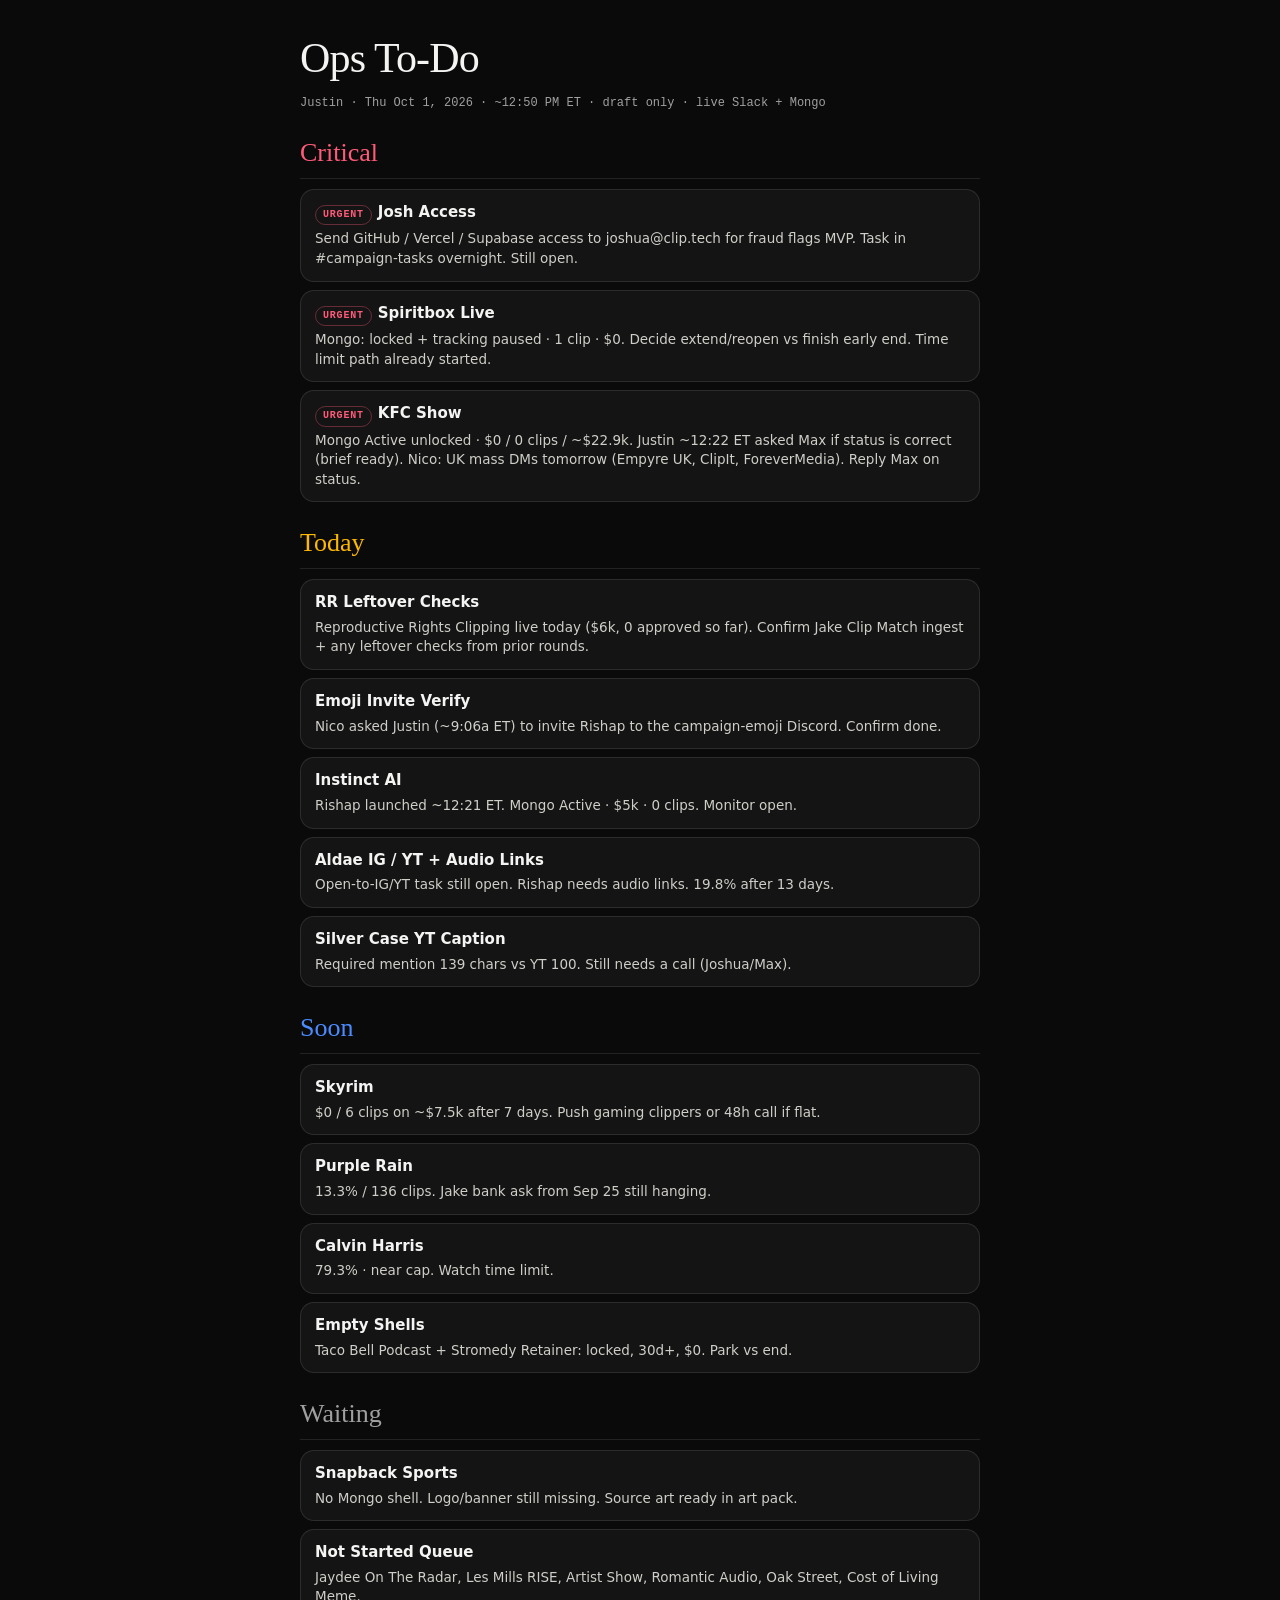
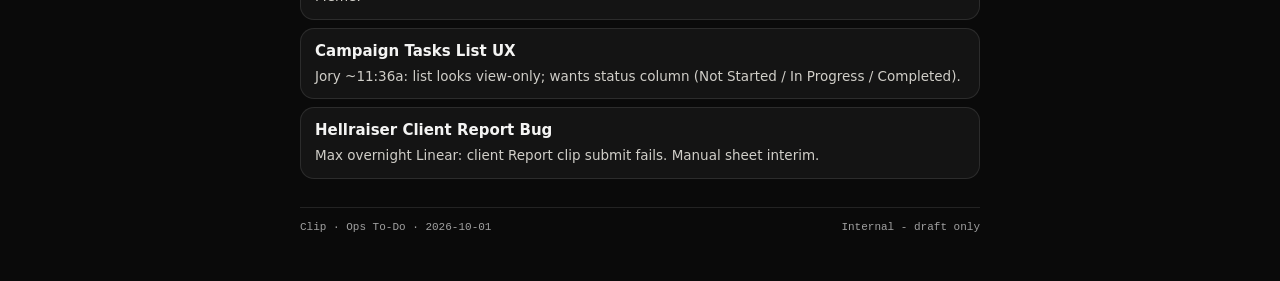
<file: 2026-10-01-OPS-TODO.html>
<!DOCTYPE html>
<html lang="en">
<head>
<meta charset="utf-8"/>
<meta name="viewport" content="width=device-width, initial-scale=1"/>
<title>Ops To-Do · Oct 1, 2026</title>
<style>
:root{--night:#0A0A0A;--panel:#141414;--ink:#F4F4F3;--muted:#a0a0a0;--line:rgba(255,255,255,.1);
--rose:#FF5B79;--amber:#FFB800;--green:#0BE802;--blue:#4A8BFF;--serif:'Instrument Serif',Georgia,serif;--sans:system-ui,-apple-system,sans-serif;--mono:ui-monospace,Menlo,monospace}
*{box-sizing:border-box}html,body{margin:0;padding:0;background:var(--night);color:var(--ink);font-family:var(--sans);font-size:15px;line-height:1.45}
.wrap{max-width:720px;margin:0 auto;padding:28px 20px 48px}
h1{font-family:var(--serif);font-weight:400;font-size:42px;margin:0 0 6px;letter-spacing:-.02em}
.sub{font-family:var(--mono);font-size:12px;color:var(--muted);margin-bottom:22px}
.sec{margin-top:22px}
.sec h2{font-family:var(--serif);font-weight:400;font-size:26px;margin:0 0 10px;padding-bottom:6px;border-bottom:1px solid var(--line)}
.sec.crit h2{color:var(--rose)}.sec.today h2{color:var(--amber)}.sec.soon h2{color:var(--blue)}.sec.wait h2{color:var(--muted)}
.item{background:var(--panel);border:1px solid var(--line);border-radius:14px;padding:12px 14px;margin-bottom:8px}
.item .t{font-weight:600;font-size:15px;margin-bottom:4px}
.item .d{color:#d0cec8;font-size:13.5px}
.tag{display:inline-block;font-family:var(--mono);font-size:10px;letter-spacing:.08em;text-transform:uppercase;padding:2px 7px;border-radius:999px;border:1px solid var(--line);color:var(--muted);margin-right:6px}
.tag.u{color:var(--rose);border-color:rgba(255,91,121,.35)}
.foot{margin-top:28px;font-family:var(--mono);font-size:11px;color:var(--muted);border-top:1px solid var(--line);padding-top:12px;display:flex;justify-content:space-between}
@media print{*{-webkit-print-color-adjust:exact!important;print-color-adjust:exact!important}body{background:#0A0A0A}.item{break-inside:avoid}}
@page{margin:.45in;background:#0A0A0A}
</style>
</head>
<body>
<div class="wrap">
  <h1>Ops To-Do</h1>
  <div class="sub">Justin · Thu Oct 1, 2026 · ~12:50 PM ET · draft only · live Slack + Mongo</div>

  <section class="sec crit">
    <h2>Critical</h2>
    <div class="item"><div class="t"><span class="tag u">Urgent</span>Josh Access</div>
      <div class="d">Send GitHub / Vercel / Supabase access to joshua@clip.tech for fraud flags MVP. Task in #campaign-tasks overnight. Still open.</div></div>
    <div class="item"><div class="t"><span class="tag u">Urgent</span>Spiritbox Live</div>
      <div class="d">Mongo: locked + tracking paused · 1 clip · $0. Decide extend/reopen vs finish early end. Time limit path already started.</div></div>
    <div class="item"><div class="t"><span class="tag u">Urgent</span>KFC Show</div>
      <div class="d">Mongo Active unlocked · $0 / 0 clips / ~$22.9k. Justin ~12:22 ET asked Max if status is correct (brief ready). Nico: UK mass DMs tomorrow (Empyre UK, ClipIt, ForeverMedia). Reply Max on status.</div></div>
  </section>

  <section class="sec today">
    <h2>Today</h2>
    <div class="item"><div class="t">RR Leftover Checks</div>
      <div class="d">Reproductive Rights Clipping live today ($6k, 0 approved so far). Confirm Jake Clip Match ingest + any leftover checks from prior rounds.</div></div>
    <div class="item"><div class="t">Emoji Invite Verify</div>
      <div class="d">Nico asked Justin (~9:06a ET) to invite Rishap to the campaign-emoji Discord. Confirm done.</div></div>
    <div class="item"><div class="t">Instinct AI</div>
      <div class="d">Rishap launched ~12:21 ET. Mongo Active · $5k · 0 clips. Monitor open.</div></div>
    <div class="item"><div class="t">Aldae IG / YT + Audio Links</div>
      <div class="d">Open-to-IG/YT task still open. Rishap needs audio links. 19.8% after 13 days.</div></div>
    <div class="item"><div class="t">Silver Case YT Caption</div>
      <div class="d">Required mention 139 chars vs YT 100. Still needs a call (Joshua/Max).</div></div>
  </section>

  <section class="sec soon">
    <h2>Soon</h2>
    <div class="item"><div class="t">Skyrim</div>
      <div class="d">$0 / 6 clips on ~$7.5k after 7 days. Push gaming clippers or 48h call if flat.</div></div>
    <div class="item"><div class="t">Purple Rain</div>
      <div class="d">13.3% / 136 clips. Jake bank ask from Sep 25 still hanging.</div></div>
    <div class="item"><div class="t">Calvin Harris</div>
      <div class="d">79.3% · near cap. Watch time limit.</div></div>
    <div class="item"><div class="t">Empty Shells</div>
      <div class="d">Taco Bell Podcast + Stromedy Retainer: locked, 30d+, $0. Park vs end.</div></div>
  </section>

  <section class="sec wait">
    <h2>Waiting</h2>
    <div class="item"><div class="t">Snapback Sports</div>
      <div class="d">No Mongo shell. Logo/banner still missing. Source art ready in art pack.</div></div>
    <div class="item"><div class="t">Not Started Queue</div>
      <div class="d">Jaydee On The Radar, Les Mills RISE, Artist Show, Romantic Audio, Oak Street, Cost of Living Meme.</div></div>
    <div class="item"><div class="t">Campaign Tasks List UX</div>
      <div class="d">Jory ~11:36a: list looks view-only; wants status column (Not Started / In Progress / Completed).</div></div>
    <div class="item"><div class="t">Hellraiser Client Report Bug</div>
      <div class="d">Max overnight Linear: client Report clip submit fails. Manual sheet interim.</div></div>
  </section>

  <div class="foot">
    <div>Clip · Ops To-Do · 2026-10-01</div>
    <div>Internal - draft only</div>
  </div>
</div>
</body>
</html>
</file>
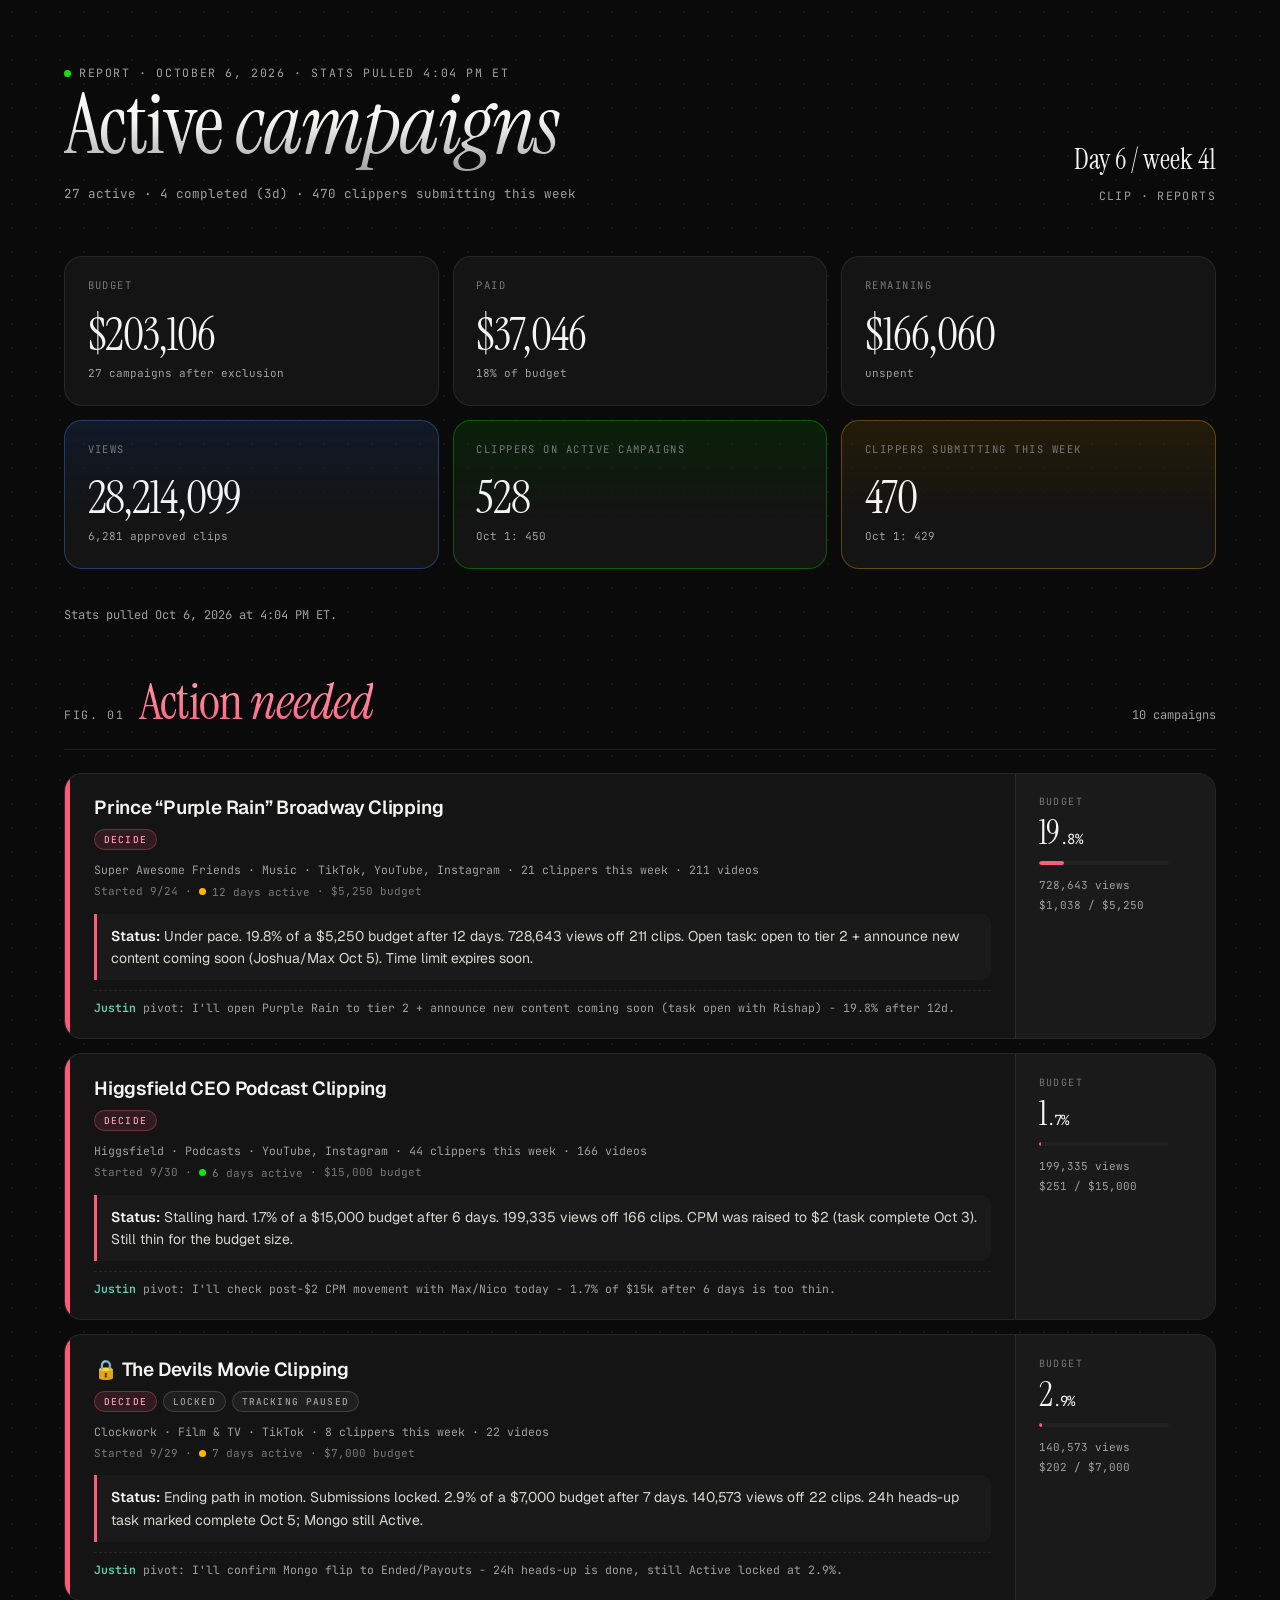
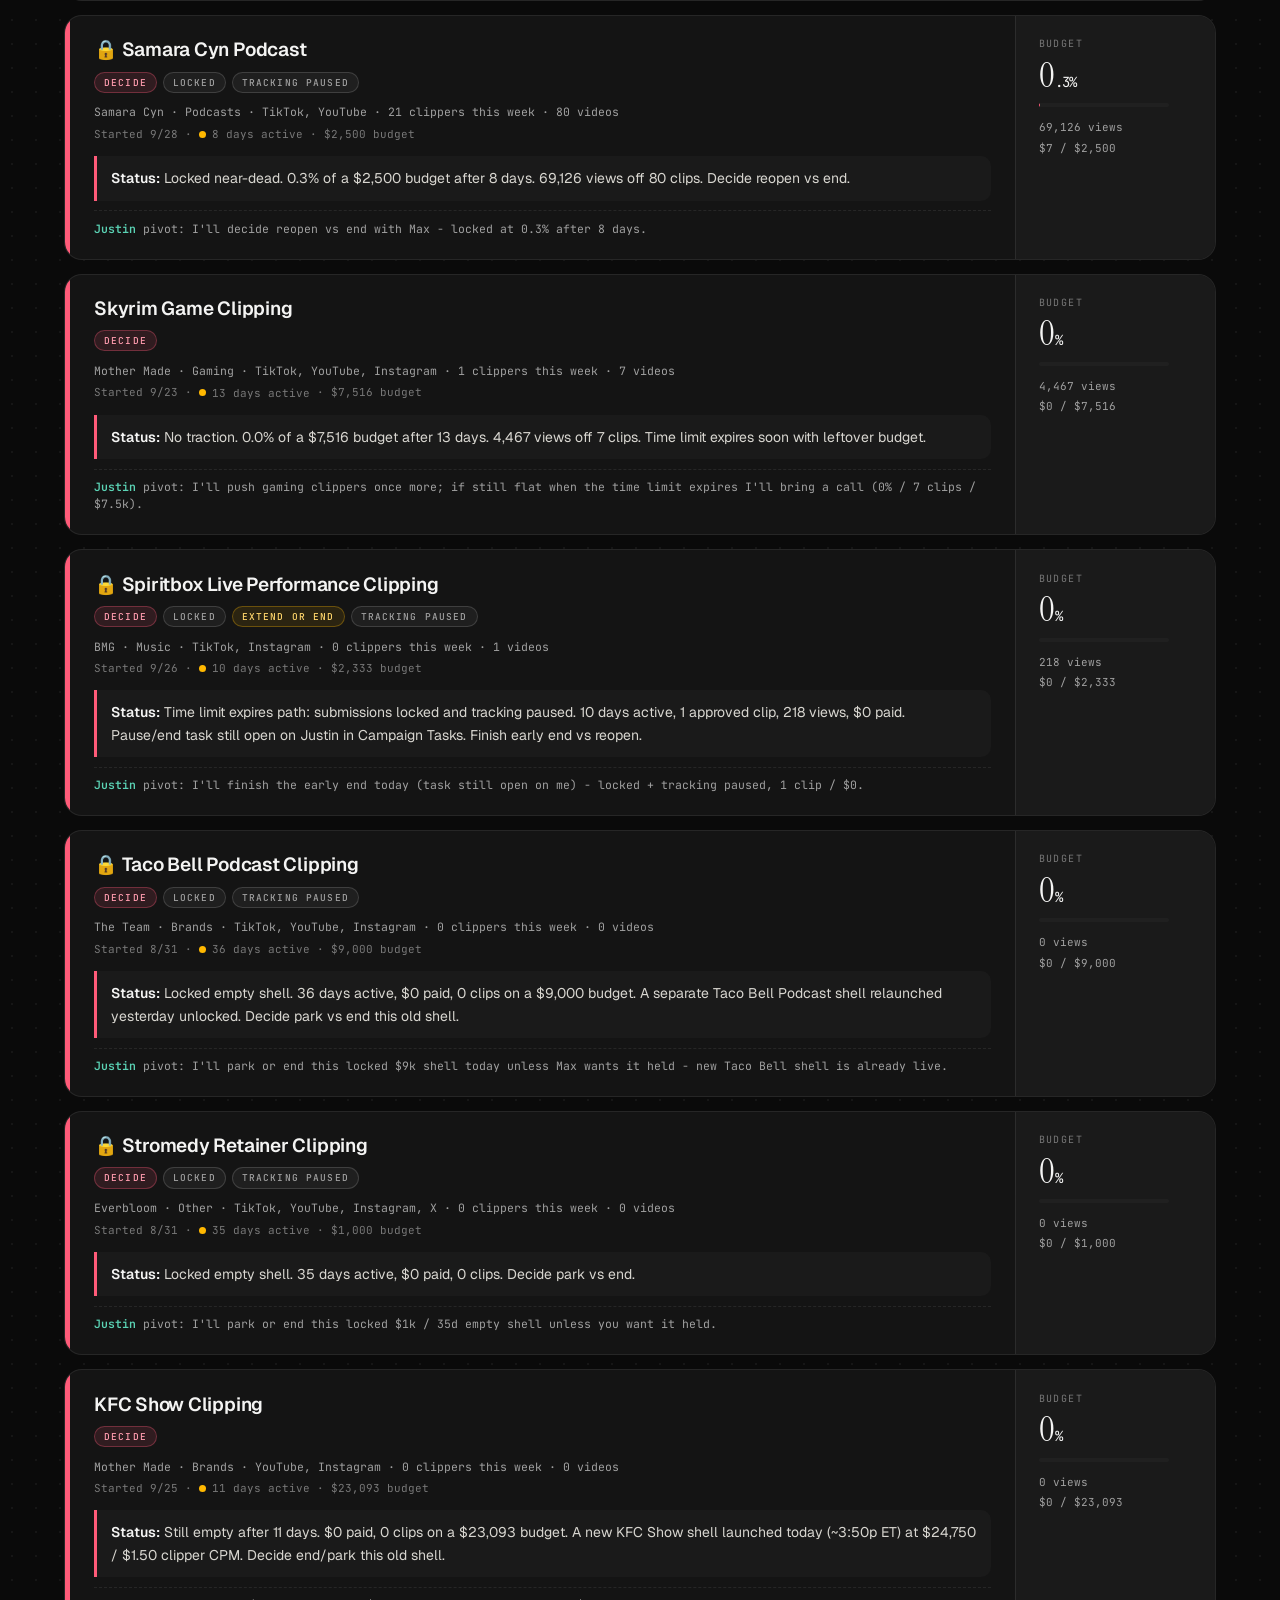
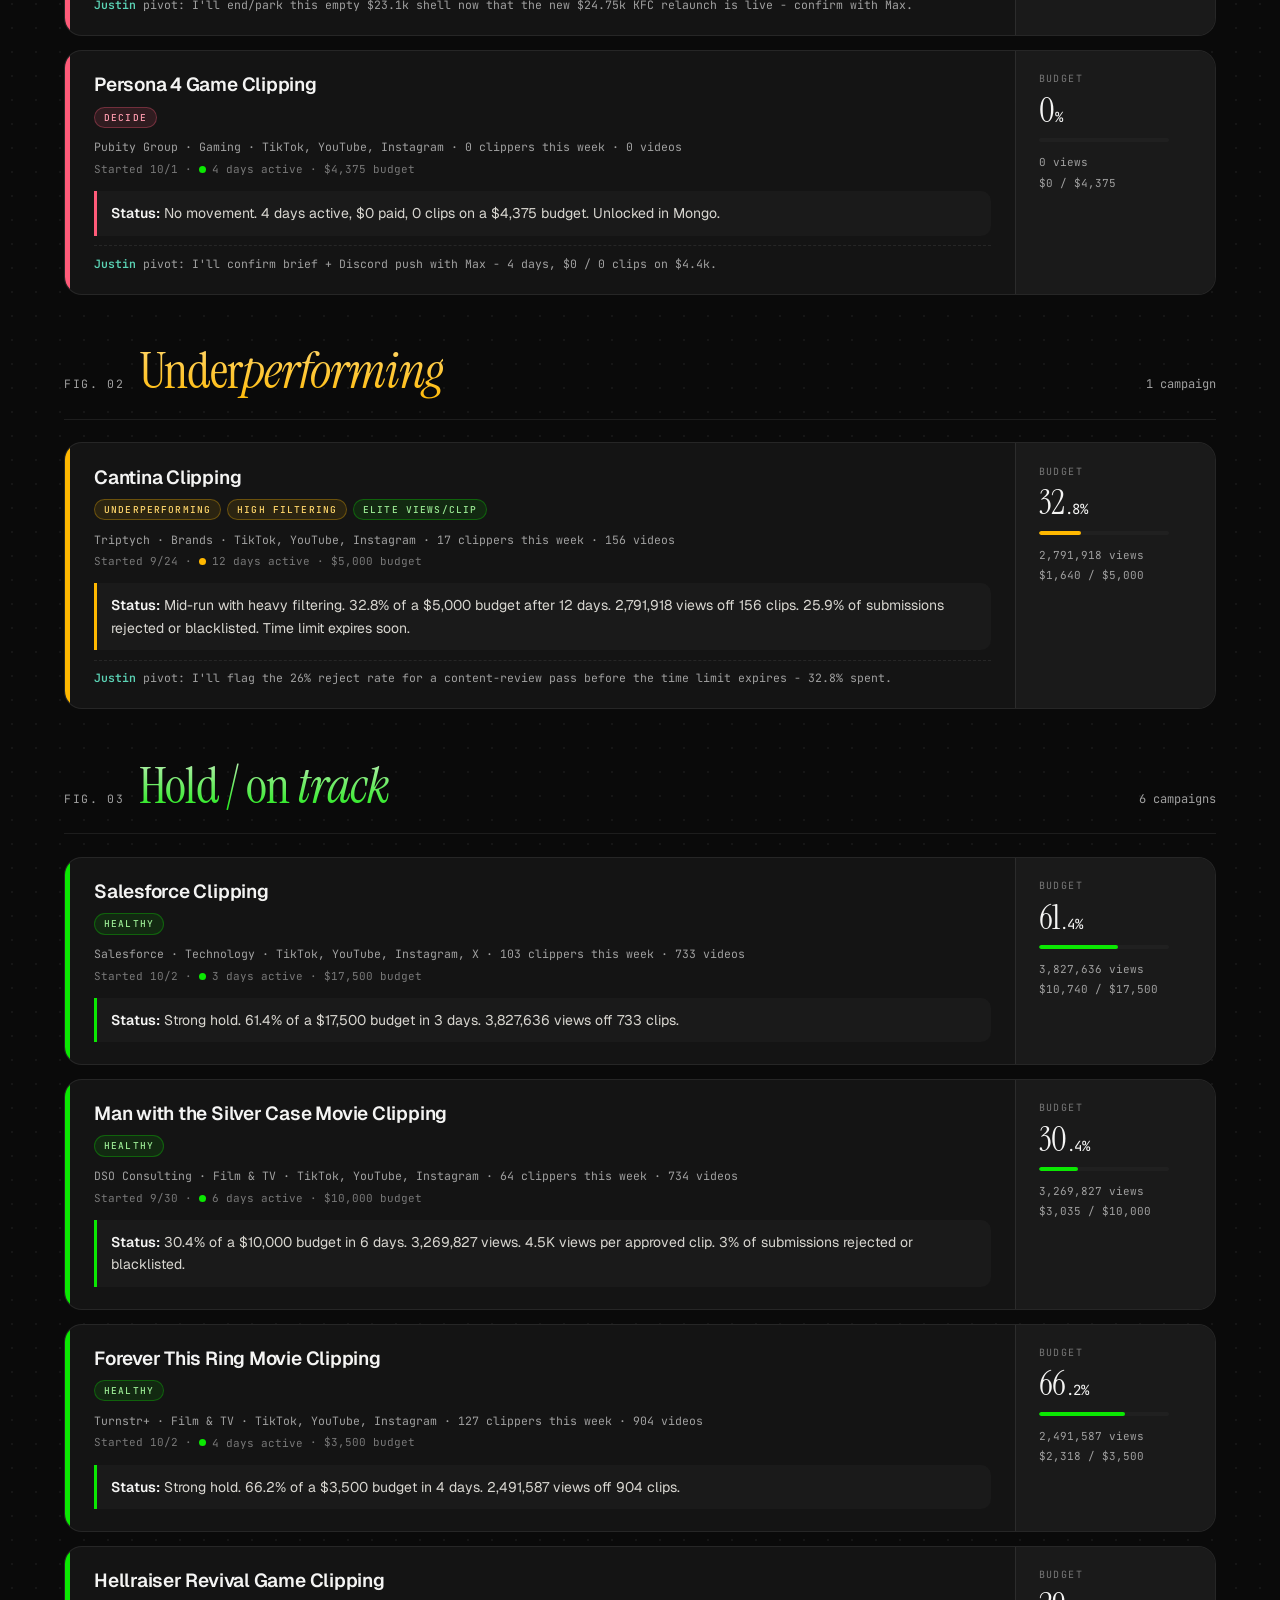
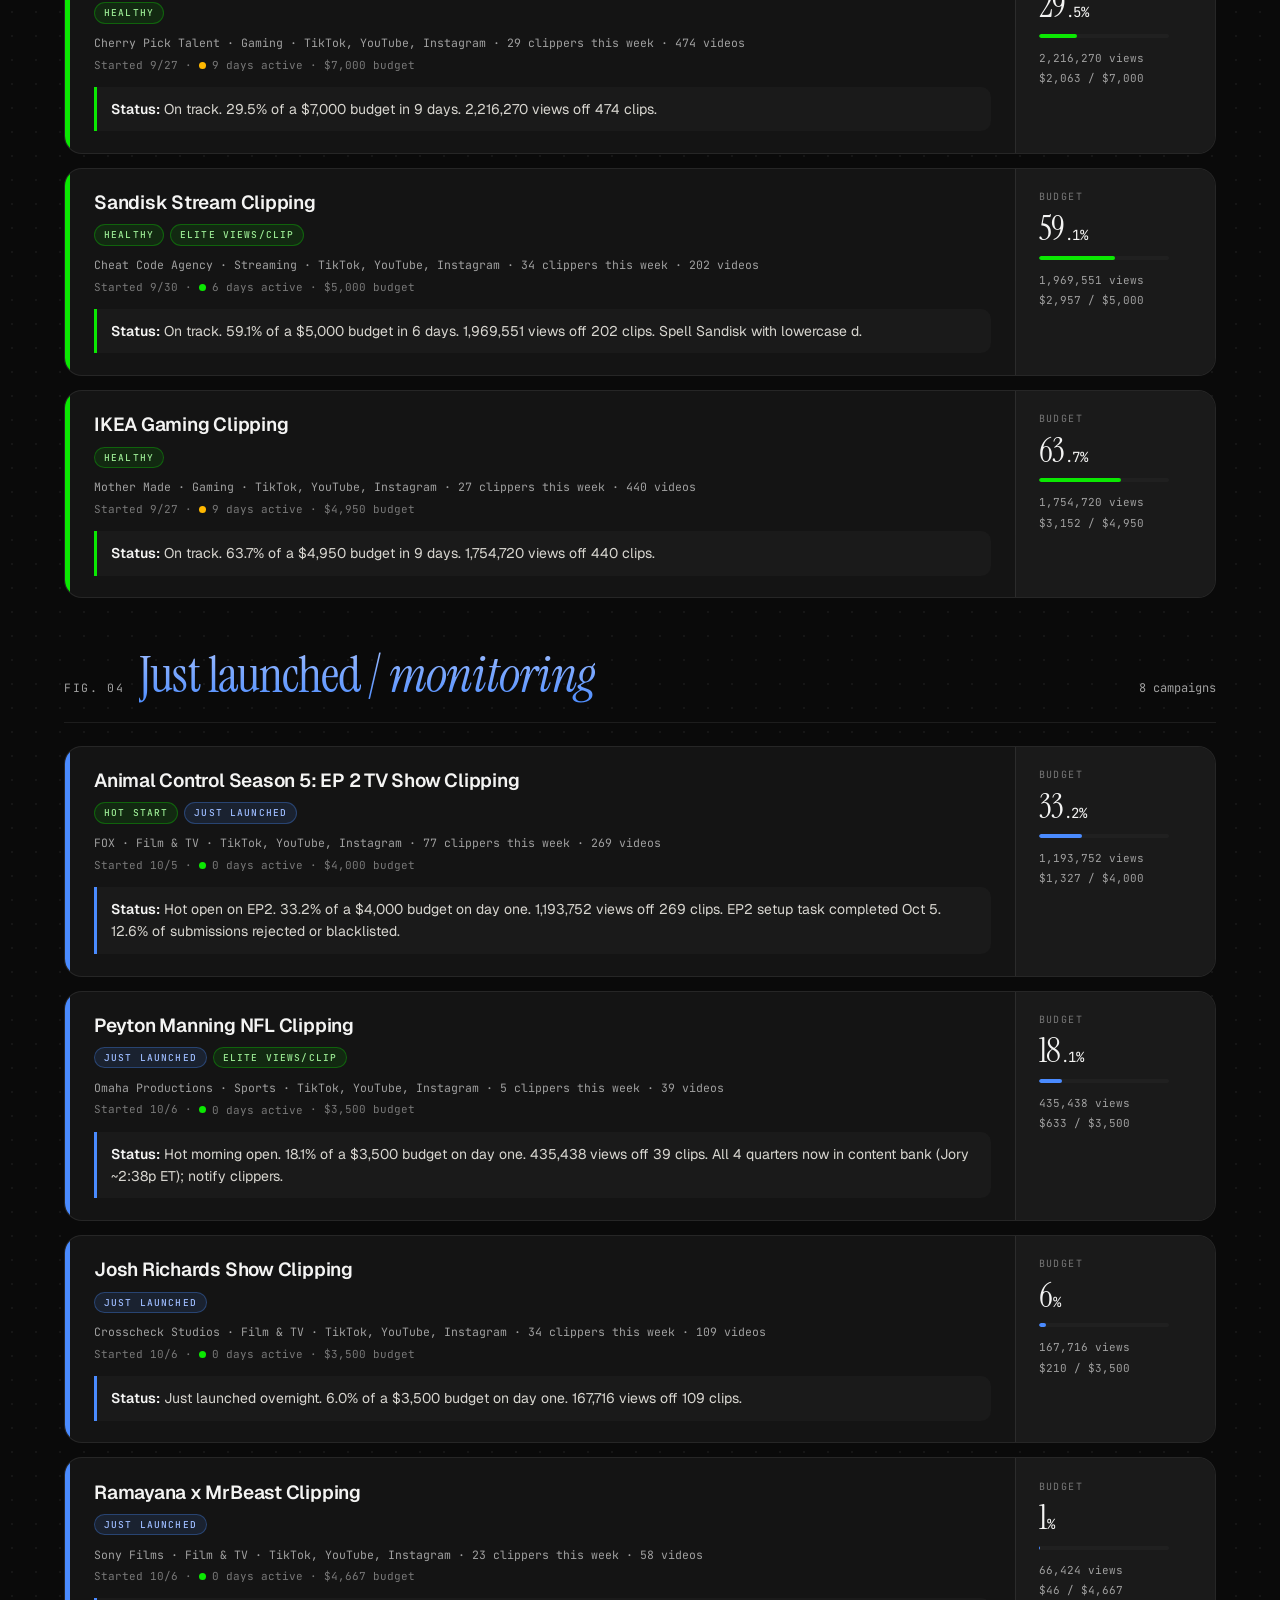
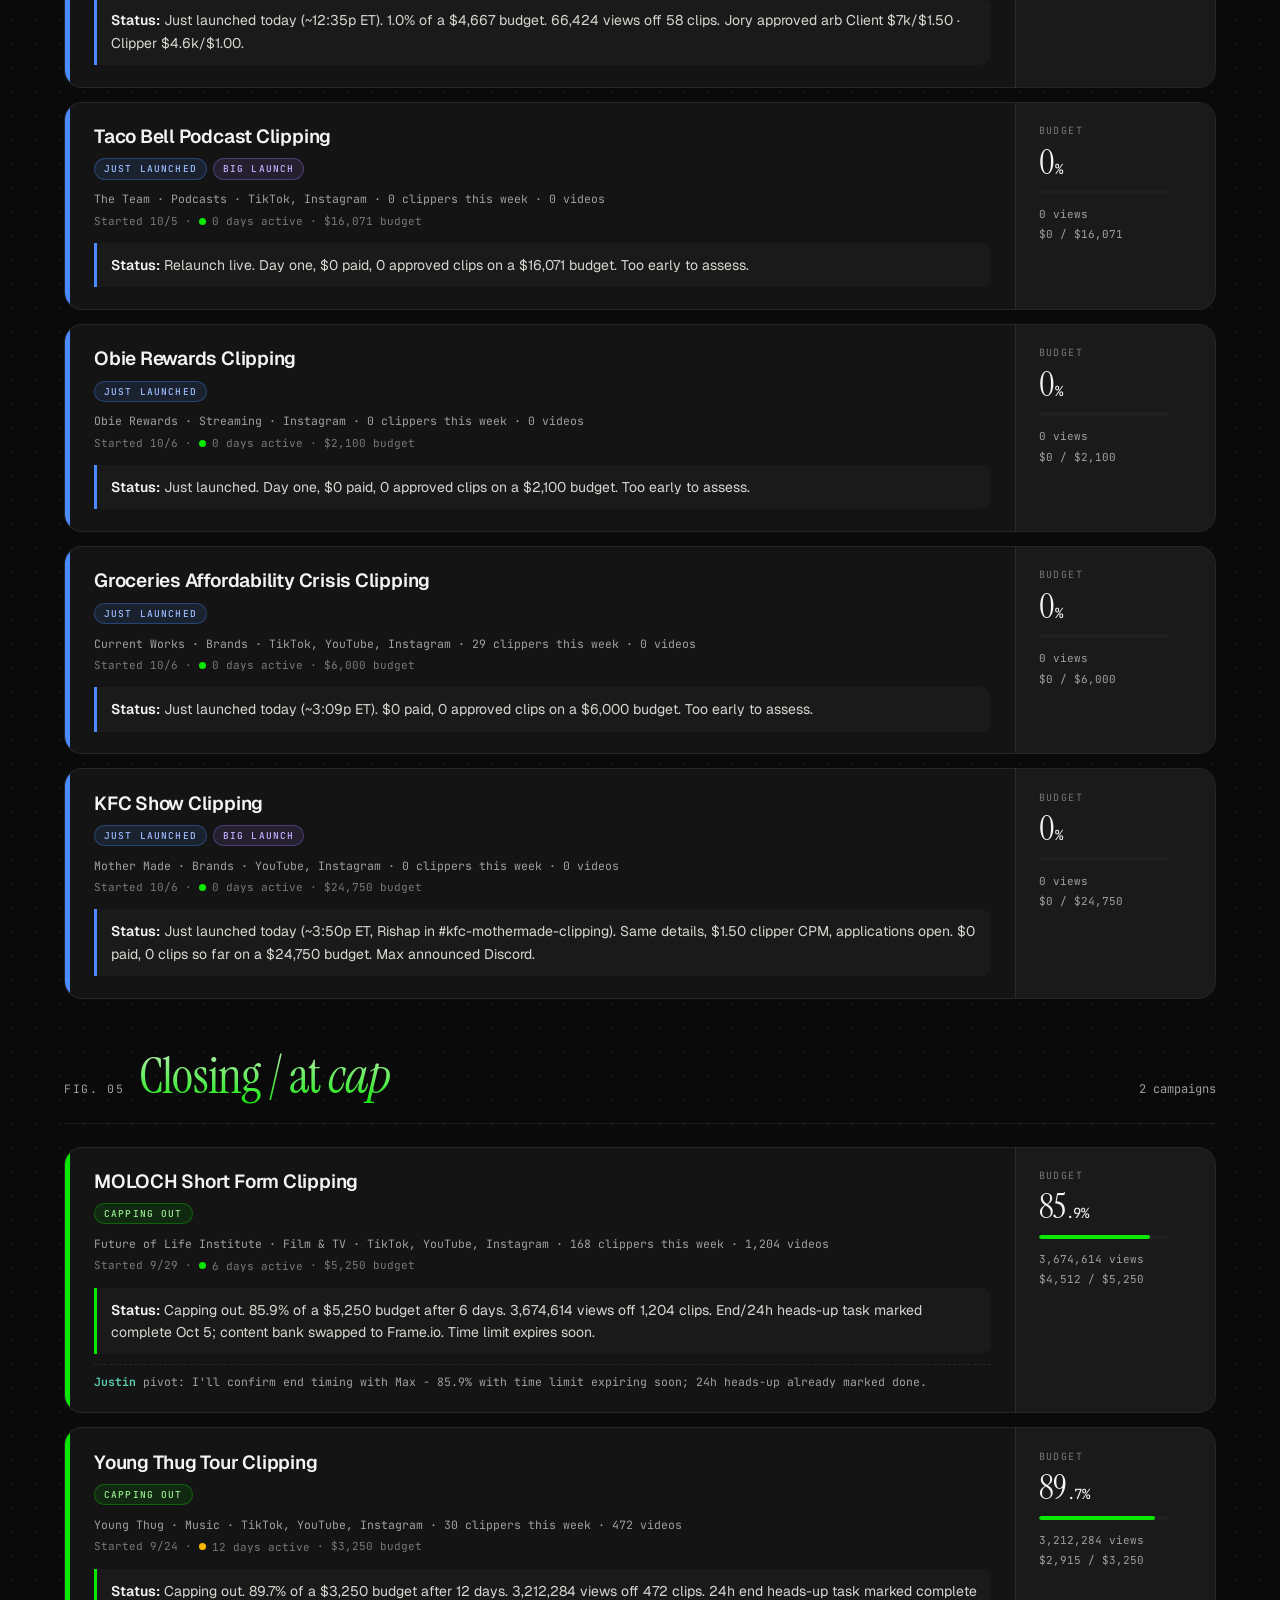
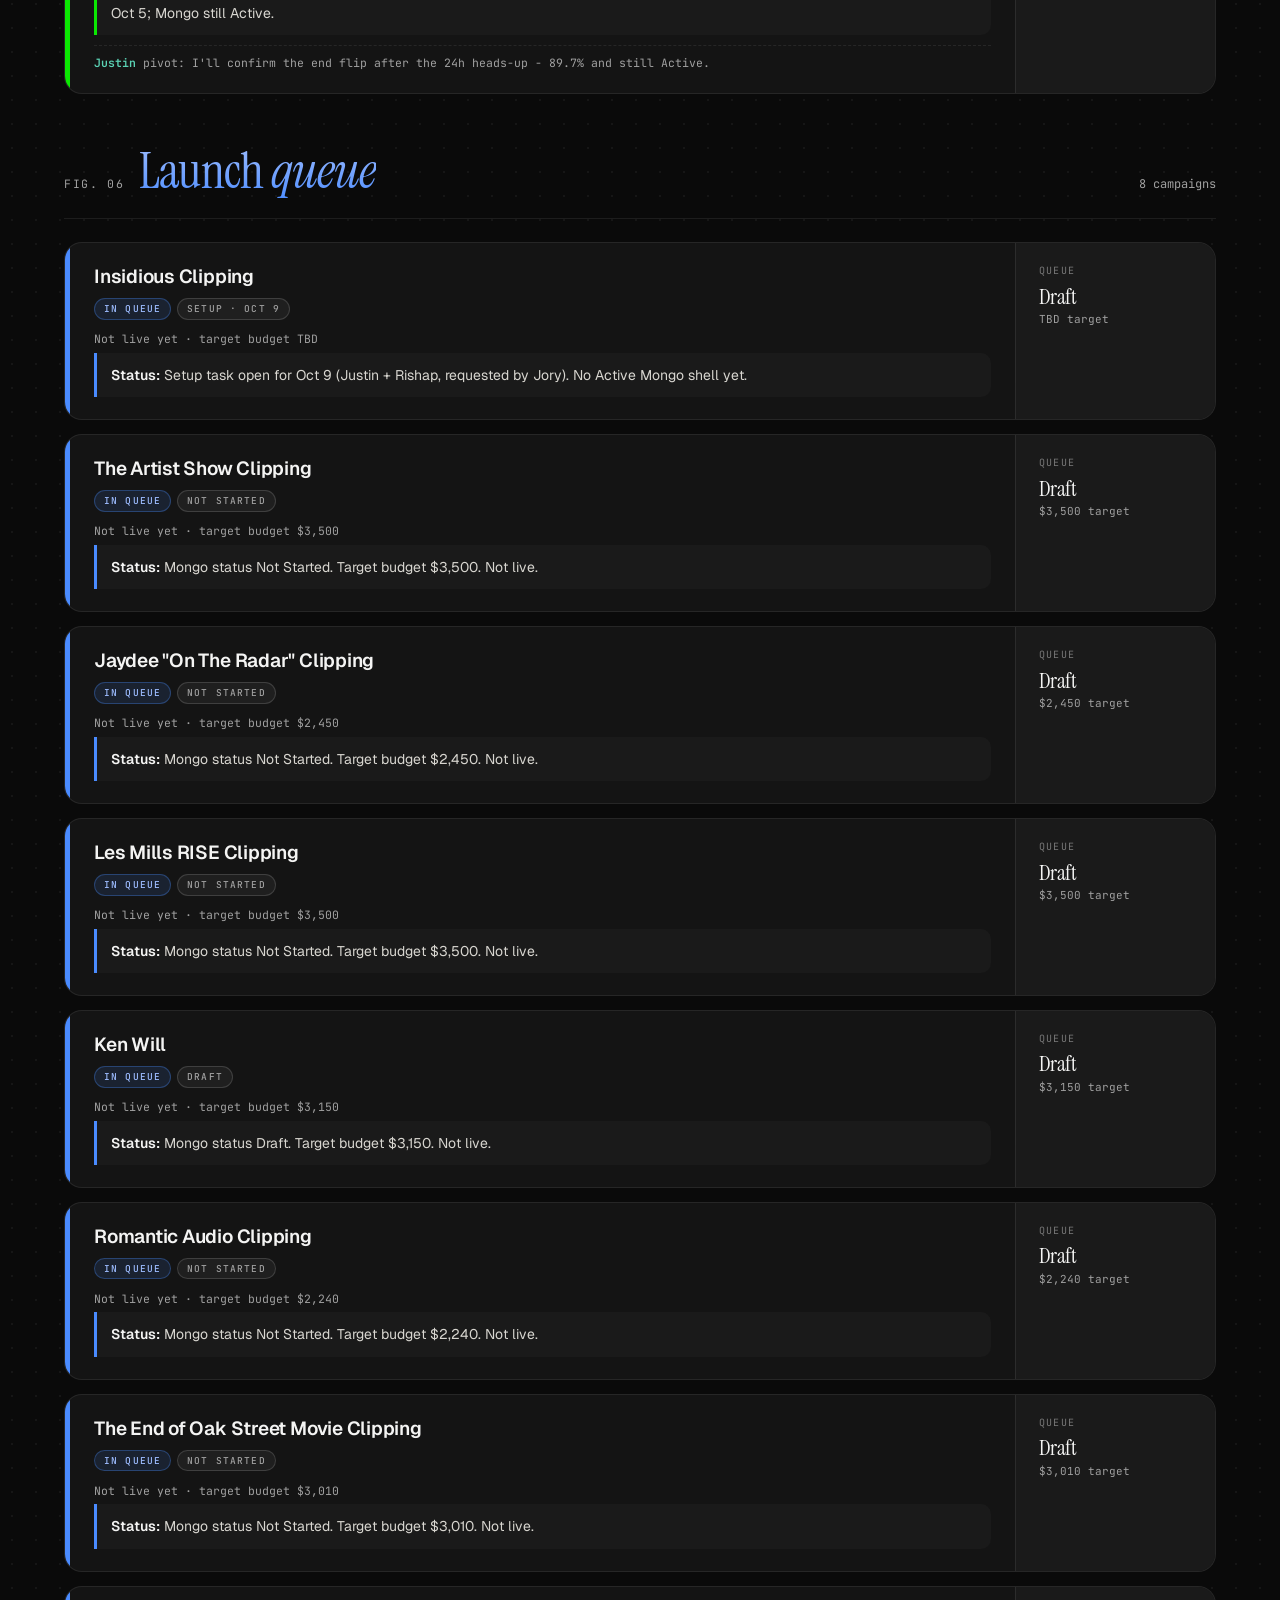
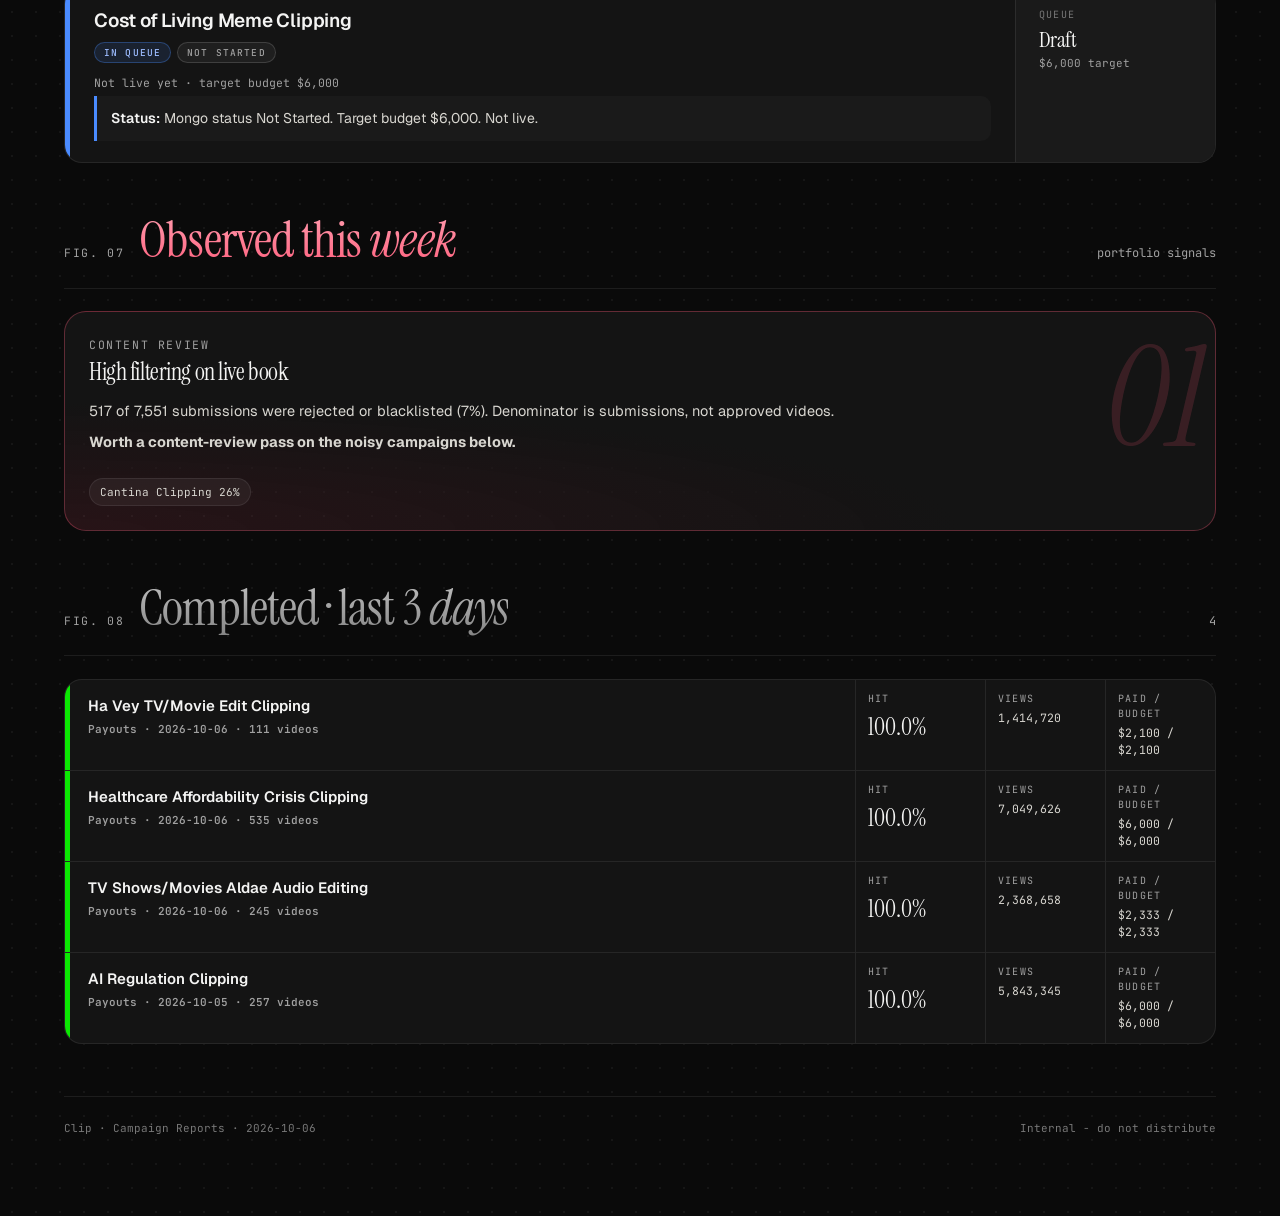
<file: 2026-10-06-campaigns.html>
<!DOCTYPE html>
<html lang="en">
<head>
<meta charset="utf-8"/>
<meta name="viewport" content="width=device-width, initial-scale=1"/>
<title>Clip , Active Campaign Reports · 2026-10-06</title>
<link href="https://fonts.googleapis.com/css2?family=Geist:wght@400;500;600;700&family=Instrument+Serif:ital@0;1&family=JetBrains+Mono:wght@400;500&display=swap" rel="stylesheet">
<style>
:root{
--g:#0BE802;--g-dark:#24B31A;--g-ink:#063f02;--g-mint:#BDEFB6;
--night:#0A0A0A;--night-panel:#141414;--night-panel-2:#1a1a1a;--night-panel-3:#202020;
--ink:#F4F4F3;--ink-2:#d8d6d0;--muted:#a0a0a0;--muted-2:#787878;
--line:rgba(255,255,255,0.08);--line-2:rgba(255,255,255,0.14);
--amber:#FFB800;--amber-soft:rgba(255,184,0,.10);--amber-line:rgba(255,184,0,.30);--amber-ink:#FFD66B;
--blue:#4A8BFF;--blue-soft:rgba(74,139,255,.12);--blue-line:rgba(74,139,255,.32);--blue-ink:#9DBCFF;
--violet:#9C7BFF;--violet-soft:rgba(156,123,255,.12);--violet-line:rgba(156,123,255,.32);--violet-ink:#C4B0FF;
--rose:#FF5B79;--rose-soft:rgba(255,91,121,.12);--rose-line:rgba(255,91,121,.32);--rose-ink:#FF9CAE;
--green-soft:rgba(11,232,2,.10);--green-line:rgba(11,232,2,.30);
--nm-max:#7FB0FF;--nm-jory:#7CC08C;--nm-justin:#5BD3B5;--nm-emilio:#FF9D6A;--nm-joshua:#E5C079;
--max:1240px;--pad:clamp(20px,4vw,44px);--card:18px;--pill:999px;
--serif:'Instrument Serif',serif;--sans:'Geist',system-ui,sans-serif;--mono:'JetBrains Mono',monospace;
}
*{box-sizing:border-box}
html,body{margin:0;padding:0;background:var(--night);color:var(--ink);font-family:var(--sans);font-size:15px;line-height:1.5}
body{background-image:radial-gradient(rgba(255,255,255,0.05) 1px, transparent 1px);background-size:24px 24px}
.wrap{max-width:var(--max);margin:0 auto;padding:clamp(36px,5vw,72px) var(--pad) 80px}
h1,h2,h3{font-family:var(--serif);font-weight:400;letter-spacing:-0.018em;line-height:1.1;padding-bottom:.08em;margin:0;
background:linear-gradient(180deg,#ffffff 0%,#f4f4f3 42%,#9a9a9a 100%);-webkit-background-clip:text;background-clip:text;-webkit-text-fill-color:transparent}
h1{font-size:clamp(48px,7vw,84px);line-height:1.05}
h2{font-size:clamp(34px,4vw,52px)}
h3{font-size:clamp(22px,2.4vw,30px)}
.it{font-style:italic}
.eyebrow{font-family:var(--mono);font-size:11.5px;letter-spacing:.14em;text-transform:uppercase;color:var(--muted)}
.pulse{display:inline-block;width:7px;height:7px;border-radius:50%;background:var(--g);margin-right:8px;animation:pulse 1.6s ease infinite;vertical-align:middle}
@keyframes pulse{0%,100%{opacity:1}50%{opacity:.35}}
.hdr{display:flex;justify-content:space-between;align-items:flex-end;gap:2rem;margin-bottom:3.5rem}
.hdr .sub{font-family:var(--mono);font-size:12.5px;color:var(--muted);margin-top:.6rem}
.hdr-right{text-align:right}
.hdr-right .day{font-family:var(--serif);font-size:28px;color:var(--ink);-webkit-text-fill-color:var(--ink);background:none}
.hdr-right .tag{font-family:var(--mono);font-size:11.5px;color:var(--muted);letter-spacing:.12em;text-transform:uppercase;margin-top:.35rem}
.ov{display:grid;grid-template-columns:repeat(6,1fr);gap:14px;margin-bottom:2.5rem}
.ov .cell{grid-column:span 2;padding:1.4rem 1.5rem 1.55rem;border-radius:var(--card);background:var(--night-panel);border:1px solid var(--line)}
.ov .lbl{font-family:var(--mono);font-size:10.5px;letter-spacing:.14em;text-transform:uppercase;color:var(--muted-2);margin-bottom:1.1rem}
.ov .val{font-family:var(--serif);font-size:46px;line-height:1;letter-spacing:-0.022em;color:var(--ink);margin-bottom:.55rem;-webkit-text-fill-color:var(--ink);background:none}
.ov .sub{font-family:var(--mono);font-size:11px;color:var(--muted)}
.ov .tint-blue{background:linear-gradient(180deg,var(--blue-soft) 0%,var(--night-panel) 70%);border-color:var(--blue-line)}
.ov .tint-green{background:linear-gradient(180deg,var(--green-soft) 0%,var(--night-panel) 70%);border-color:var(--green-line)}
.ov .tint-amber{background:linear-gradient(180deg,var(--amber-soft) 0%,var(--night-panel) 70%);border-color:var(--amber-line)}
.excl{font-family:var(--mono);font-size:12px;color:var(--muted);margin:0 0 2.5rem;line-height:1.55}
.sec{margin-top:3.25rem}
.sec-hd{display:flex;align-items:baseline;gap:1rem;padding-bottom:1rem;border-bottom:1px solid var(--line);margin-bottom:1.5rem;flex-wrap:wrap}
.sec-hd .count{margin-left:auto;font-family:var(--mono);font-size:12px;color:var(--muted)}
.sec-hd.rose h2{background:linear-gradient(180deg,var(--rose-ink) 0%,var(--rose) 100%);-webkit-background-clip:text;background-clip:text;-webkit-text-fill-color:transparent}
.sec-hd.green h2{background:linear-gradient(180deg,var(--g-mint) 0%,var(--g) 100%);-webkit-background-clip:text;background-clip:text;-webkit-text-fill-color:transparent}
.sec-hd.amber h2{background:linear-gradient(180deg,var(--amber-ink) 0%,var(--amber) 100%);-webkit-background-clip:text;background-clip:text;-webkit-text-fill-color:transparent}
.sec-hd.blue h2{background:linear-gradient(180deg,var(--blue-ink) 0%,var(--blue) 100%);-webkit-background-clip:text;background-clip:text;-webkit-text-fill-color:transparent}
.sec-hd.muted h2{background:linear-gradient(180deg,#c0c0c0 0%,#808080 100%);-webkit-background-clip:text;background-clip:text;-webkit-text-fill-color:transparent}
.cards{display:flex;flex-direction:column;gap:14px}
.card{display:grid;grid-template-columns:5px 1fr 200px;background:var(--night-panel);border:1px solid var(--line);border-radius:var(--card);overflow:hidden;transition:border-color .15s}
.card:hover{border-color:var(--line-2)}
.card .cbar{background:#5a5a5a}
.card.green .cbar{background:var(--g)}
.card.amber .cbar{background:var(--amber)}
.card.rose .cbar{background:var(--rose)}
.card.blue .cbar{background:var(--blue)}
.card.muted .cbar{background:#5a5a5a}
.card.violet .cbar{background:var(--violet)}
.main{padding:1.35rem 1.6rem 1.45rem}
.c-title{font-family:var(--sans);font-weight:600;font-size:19px;letter-spacing:-0.012em;margin-bottom:.45rem}
.badges{display:flex;flex-wrap:wrap;gap:6px;margin-bottom:.7rem}
.badge{font-family:var(--mono);font-size:9.5px;letter-spacing:.12em;text-transform:uppercase;font-weight:500;border-radius:var(--pill);padding:3px 9px;line-height:1.4;border:1px solid transparent}
.badge.green{background:var(--green-soft);color:#9CEC95;border-color:var(--green-line)}
.badge.amber{background:var(--amber-soft);color:var(--amber-ink);border-color:var(--amber-line)}
.badge.rose{background:var(--rose-soft);color:var(--rose-ink);border-color:var(--rose-line)}
.badge.blue{background:var(--blue-soft);color:var(--blue-ink);border-color:var(--blue-line)}
.badge.muted{background:rgba(255,255,255,.05);color:#a0a0a0;border-color:var(--line-2)}
.badge.violet{background:var(--violet-soft);color:var(--violet-ink);border-color:var(--violet-line)}
.meta1{font-family:var(--mono);font-size:11.5px;color:var(--muted);margin-bottom:.35rem}
.meta2{font-family:var(--mono);font-size:11px;color:var(--muted-2);margin-bottom:.9rem}
.pill-chip{display:inline-flex;align-items:center;gap:6px}
.pill-chip .dot{width:7px;height:7px;border-radius:50%;display:inline-block}
.pill-chip .dot.green{background:var(--g)}
.pill-chip .dot.amber{background:var(--amber)}
.pill-chip .dot.muted{background:#5a5a5a}
.note{background:var(--night-panel-2);border-left:3px solid var(--line-2);padding:11px 14px;border-radius:0 10px 10px 0;color:var(--ink-2);font-size:14px;line-height:1.6}
.card.green .note{border-left-color:var(--g)}
.card.amber .note{border-left-color:var(--amber)}
.card.rose .note{border-left-color:var(--rose)}
.card.blue .note{border-left-color:var(--blue)}
.card.muted .note{border-left-color:#5a5a5a}
.note b,.note strong{color:var(--ink);font-weight:600}
.cm-slot{margin-top:.65rem;font-family:var(--mono);font-size:11.5px;color:var(--muted);padding-top:.55rem;border-top:1px dashed var(--line)}
.cm-blank{color:var(--muted-2);font-style:italic}
.nm{font-weight:600}
.nm-justin{color:var(--nm-justin)}
.nm-joshua{color:var(--nm-joshua)}
.nm-max{color:var(--nm-max)}
.nm-jory{color:var(--nm-jory)}
.nm-emilio{color:var(--nm-emilio)}
.rhs{padding:1.35rem 1.5rem;background:var(--night-panel-2);border-left:1px solid var(--line);display:flex;flex-direction:column}
.r-lbl{font-family:var(--mono);font-size:10px;letter-spacing:.14em;text-transform:uppercase;color:var(--muted-2);margin-bottom:.5rem}
.r-bpct{font-family:var(--serif);font-size:34px;line-height:1;letter-spacing:-0.02em;color:var(--ink);-webkit-text-fill-color:var(--ink);background:none}
.r-bpct .pct{font-family:var(--mono);font-size:14px;color:var(--muted);margin-left:1px}
.prog{width:130px;height:4px;background:var(--night-panel-3);border-radius:4px;margin:.7rem 0 .8rem;overflow:hidden}
.prog i{display:block;height:100%;background:currentColor;border-radius:4px}
.card.green .prog i{background:var(--g)}
.card.amber .prog i{background:var(--amber)}
.card.rose .prog i{background:var(--rose)}
.card.blue .prog i{background:var(--blue)}
.card.muted .prog i{background:#5a5a5a}
.r-views,.r-paid{font-family:var(--mono);font-size:11px;color:var(--muted);margin-top:.25rem}
.obs-grid{display:grid;gap:14px}
.why-card{border-radius:22px;padding:1.6rem;min-height:220px;display:flex;flex-direction:column;position:relative;overflow:hidden}
.why-card.rose{background:radial-gradient(120% 90% at 0% 100%,var(--rose-soft) 0%,var(--night-panel) 65%);border:1px solid var(--rose-line)}
.why-card .huge{font-family:var(--serif);font-style:italic;font-size:140px;position:absolute;top:-20px;right:10px;color:color-mix(in srgb,var(--rose) 50%,transparent);opacity:.32;pointer-events:none;-webkit-text-fill-color:unset;background:none}
.why-card h3{background:none;-webkit-background-clip:initial;-webkit-text-fill-color:var(--ink);color:var(--ink);font-size:24px;margin:.4rem 0 .8rem}
.why-card p{font-size:14.5px;color:var(--ink-2);line-height:1.55;margin:0 0 .6rem}
.why-card .pills{display:flex;flex-wrap:wrap;gap:8px;margin-top:auto}
.pill{font-family:var(--mono);font-size:11px;padding:5px 10px;border-radius:var(--pill);background:rgba(255,255,255,.05);border:1px solid var(--line);color:var(--ink-2)}
.done{background:var(--night-panel);border:1px solid var(--line);border-radius:var(--card);overflow:hidden}
.done .row{display:grid;grid-template-columns:5px 1fr 130px 120px 110px;border-bottom:1px solid var(--line)}
.done .row:last-child{border-bottom:none}
.done .bar{background:var(--g)}
.done .row.amber .bar{background:var(--amber)}
.done .row.muted .bar{background:#5a5a5a}
.done .row.rose .bar{background:var(--rose)}
.done .nm{padding:1rem 1.2rem}
.done .nm .n{font-weight:600;font-size:15px}
.done .nm .dmeta{font-family:var(--mono);font-size:11px;color:var(--muted);margin-top:.25rem}
.done .col{padding:.75rem .8rem;border-left:1px solid var(--line)}
.done .col .lbl{font-family:var(--mono);font-size:10px;text-transform:uppercase;letter-spacing:.12em;color:var(--muted);margin-bottom:.2rem}
.done .col .big{font-family:var(--serif);font-size:24px;color:var(--ink);-webkit-text-fill-color:var(--ink);background:none}
.done .row.muted .col .big{color:var(--ink-2);-webkit-text-fill-color:var(--ink-2)}
.done .row.rose .col .big{color:var(--rose-ink);-webkit-text-fill-color:var(--rose-ink)}
.done .col .v{font-family:var(--mono);font-size:11.5px;color:var(--ink-2)}
footer.ft{border-top:1px solid var(--line);padding-top:1.5rem;margin-top:3.5rem;display:flex;justify-content:space-between;font-family:var(--mono);font-size:11px;color:var(--muted-2)}
@media print{
  *{-webkit-print-color-adjust:exact !important;print-color-adjust:exact !important;color-adjust:exact !important}
  html,body{background:var(--night) !important;color:var(--ink) !important}
  body{background-image:none !important}
  html,body,.wrap{overflow-x:hidden !important}
  .wrap{padding:1.5rem;max-width:100%}
  h1,h2,h3{background:none !important;-webkit-background-clip:initial !important;background-clip:initial !important;-webkit-text-fill-color:#f4f4f3 !important;color:#f4f4f3 !important}
  .sec-hd.rose h2{-webkit-text-fill-color:var(--rose-ink) !important;color:var(--rose-ink) !important}
  .sec-hd.green h2{-webkit-text-fill-color:#9CEC95 !important;color:#9CEC95 !important}
  .sec-hd.amber h2{-webkit-text-fill-color:var(--amber-ink) !important;color:var(--amber-ink) !important}
  .sec-hd.blue h2{-webkit-text-fill-color:var(--blue-ink) !important;color:var(--blue-ink) !important}
  .sec-hd.muted h2{-webkit-text-fill-color:#a0a0a0 !important;color:#a0a0a0 !important}
  .why-card h3{-webkit-text-fill-color:var(--ink) !important;color:var(--ink) !important}
  .ov{grid-template-columns:repeat(3,1fr) !important}
  .ov .cell{grid-column:span 1 !important}
  .card{grid-template-columns:5px 1fr 180px !important}
  .obs-grid{grid-template-columns:1fr !important}
  .why-card{min-height:0 !important}
  .huge{font-size:96px !important}
  .done .row{grid-template-columns:5px 1fr 90px 90px 90px !important}
  .done .col{padding:.75rem .6rem !important}
  .main,.note,.why-card p{overflow-wrap:anywhere}
  .card,.why-card,.ov .cell,.done .row{break-inside:avoid;page-break-inside:avoid}
  .sec-hd{break-after:avoid;page-break-after:avoid}
  .sec,.ov,.done,.cards,.obs-grid{break-inside:auto;page-break-inside:auto}
  .sec{margin-top:2.5rem}
}
@page{margin:0.4in;background:#0A0A0A}
@media(max-width:900px){
  .ov{grid-template-columns:repeat(2,1fr)}
  .ov .cell{grid-column:span 1}
  .card{grid-template-columns:5px 1fr 170px}
  .done .row{grid-template-columns:5px 1fr 110px}
  .done .col:nth-child(n+4){display:none}
  .hdr{flex-direction:column}
}
@media(max-width:600px){
  .card{grid-template-columns:5px 1fr}
  .cbar{grid-row:1 / span 2}
  .main{grid-column:2;grid-row:1}
  .rhs{grid-column:2;grid-row:2;border-left:none;border-top:1px solid var(--line);flex-direction:row;flex-wrap:wrap;gap:.6rem 2rem;align-items:center}
}
</style>
</head>
<body>
<div class="wrap">
  <header class="hdr">
    <div>
      <div class="eyebrow"><span class="pulse"></span>Report · October 6, 2026 · stats pulled 4:04 PM ET</div>
      <h1>Active <span class="it">campaigns</span></h1>
      <div class="sub">27 active · 4 completed (3d) · 470 clippers submitting this week</div>
    </div>
    <div class="hdr-right">
      <div class="day">Day 6 / week 41</div>
      <div class="tag">Clip · Reports</div>
    </div>
  </header>

  
<div class="ov">
  <div class="cell">
    <div class="lbl">Budget</div>
    <div class="val">$203,106</div>
    <div class="sub">27 campaigns after exclusion</div>
  </div>
  <div class="cell">
    <div class="lbl">Paid</div>
    <div class="val">$37,046</div>
    <div class="sub">18% of budget</div>
  </div>
  <div class="cell">
    <div class="lbl">Remaining</div>
    <div class="val">$166,060</div>
    <div class="sub">unspent</div>
  </div>
  <div class="cell tint-blue">
    <div class="lbl">Views</div>
    <div class="val">28,214,099</div>
    <div class="sub">6,281 approved clips</div>
  </div>
  <div class="cell tint-green">
    <div class="lbl">Clippers on Active Campaigns</div>
    <div class="val">528</div>
    <div class="sub">Oct 1: 450</div>
  </div>
  <div class="cell tint-amber">
    <div class="lbl">Clippers Submitting This Week</div>
    <div class="val">470</div>
    <div class="sub">Oct 1: 429</div>
  </div>
</div>
  <p class="excl">Stats pulled Oct 6, 2026 at 4:04 PM ET.</p>

  
        <section class="sec">
          
    <div class="sec-hd rose">
      <div class="eyebrow">FIG. 01</div>
      <h2>Action <span class="it">needed</span></h2>
      <div class="count">10 campaigns</div>
    </div>
          <div class="cards">
    <article class="card rose">
      <div class="cbar"></div>
      <div class="main">
        <div class="c-title">Prince “Purple Rain” Broadway Clipping</div>
        <div class="badges"><span class="badge rose">DECIDE</span></div>
        <div class="meta1">Super Awesome Friends · Music · TikTok, YouTube, Instagram · 21 clippers this week · 211 videos</div>
        <div class="meta2">Started 9/24 · <span class="pill-chip"><span class="dot amber"></span>12 days active</span> · $5,250 budget</div>
        <div class="note"><b>Status:</b> Under pace. 19.8% of a $5,250 budget after 12 days. 728,643 views off 211 clips. Open task: open to tier 2 + announce new content coming soon (Joshua/Max Oct 5). Time limit expires soon.</div>
        <div class="cm-slot"><span class="nm nm-justin">Justin</span> pivot: I&#x27;ll open Purple Rain to tier 2 + announce new content coming soon (task open with Rishap) - 19.8% after 12d.</div>
      </div>
      <div class="rhs">
        <div>
          <div class="r-lbl">BUDGET</div>
          <div class="r-bpct">19<span class="pct">.8%</span></div>
          <div class="prog"><i style="width:19.8%"></i></div>
          <div class="r-views">728,643 views</div>
          <div class="r-paid">$1,038 / $5,250</div>
        </div>
      </div>
    </article>

    <article class="card rose">
      <div class="cbar"></div>
      <div class="main">
        <div class="c-title">Higgsfield CEO Podcast Clipping</div>
        <div class="badges"><span class="badge rose">DECIDE</span></div>
        <div class="meta1">Higgsfield · Podcasts · YouTube, Instagram · 44 clippers this week · 166 videos</div>
        <div class="meta2">Started 9/30 · <span class="pill-chip"><span class="dot green"></span>6 days active</span> · $15,000 budget</div>
        <div class="note"><b>Status:</b> Stalling hard. 1.7% of a $15,000 budget after 6 days. 199,335 views off 166 clips. CPM was raised to $2 (task complete Oct 3). Still thin for the budget size.</div>
        <div class="cm-slot"><span class="nm nm-justin">Justin</span> pivot: I&#x27;ll check post-$2 CPM movement with Max/Nico today - 1.7% of $15k after 6 days is too thin.</div>
      </div>
      <div class="rhs">
        <div>
          <div class="r-lbl">BUDGET</div>
          <div class="r-bpct">1<span class="pct">.7%</span></div>
          <div class="prog"><i style="width:1.7%"></i></div>
          <div class="r-views">199,335 views</div>
          <div class="r-paid">$251 / $15,000</div>
        </div>
      </div>
    </article>

    <article class="card rose">
      <div class="cbar"></div>
      <div class="main">
        <div class="c-title">🔒 The Devils Movie Clipping</div>
        <div class="badges"><span class="badge rose">DECIDE</span><span class="badge muted">LOCKED</span><span class="badge muted">TRACKING PAUSED</span></div>
        <div class="meta1">Clockwork · Film &amp; TV · TikTok · 8 clippers this week · 22 videos</div>
        <div class="meta2">Started 9/29 · <span class="pill-chip"><span class="dot amber"></span>7 days active</span> · $7,000 budget</div>
        <div class="note"><b>Status:</b> Ending path in motion. Submissions locked. 2.9% of a $7,000 budget after 7 days. 140,573 views off 22 clips. 24h heads-up task marked complete Oct 5; Mongo still Active.</div>
        <div class="cm-slot"><span class="nm nm-justin">Justin</span> pivot: I&#x27;ll confirm Mongo flip to Ended/Payouts - 24h heads-up is done, still Active locked at 2.9%.</div>
      </div>
      <div class="rhs">
        <div>
          <div class="r-lbl">BUDGET</div>
          <div class="r-bpct">2<span class="pct">.9%</span></div>
          <div class="prog"><i style="width:2.9%"></i></div>
          <div class="r-views">140,573 views</div>
          <div class="r-paid">$202 / $7,000</div>
        </div>
      </div>
    </article>

    <article class="card rose">
      <div class="cbar"></div>
      <div class="main">
        <div class="c-title">🔒 Samara Cyn Podcast</div>
        <div class="badges"><span class="badge rose">DECIDE</span><span class="badge muted">LOCKED</span><span class="badge muted">TRACKING PAUSED</span></div>
        <div class="meta1">Samara Cyn · Podcasts · TikTok, YouTube · 21 clippers this week · 80 videos</div>
        <div class="meta2">Started 9/28 · <span class="pill-chip"><span class="dot amber"></span>8 days active</span> · $2,500 budget</div>
        <div class="note"><b>Status:</b> Locked near-dead. 0.3% of a $2,500 budget after 8 days. 69,126 views off 80 clips. Decide reopen vs end.</div>
        <div class="cm-slot"><span class="nm nm-justin">Justin</span> pivot: I&#x27;ll decide reopen vs end with Max - locked at 0.3% after 8 days.</div>
      </div>
      <div class="rhs">
        <div>
          <div class="r-lbl">BUDGET</div>
          <div class="r-bpct">0<span class="pct">.3%</span></div>
          <div class="prog"><i style="width:0.3%"></i></div>
          <div class="r-views">69,126 views</div>
          <div class="r-paid">$7 / $2,500</div>
        </div>
      </div>
    </article>

    <article class="card rose">
      <div class="cbar"></div>
      <div class="main">
        <div class="c-title">Skyrim Game Clipping</div>
        <div class="badges"><span class="badge rose">DECIDE</span></div>
        <div class="meta1">Mother Made · Gaming · TikTok, YouTube, Instagram · 1 clippers this week · 7 videos</div>
        <div class="meta2">Started 9/23 · <span class="pill-chip"><span class="dot amber"></span>13 days active</span> · $7,516 budget</div>
        <div class="note"><b>Status:</b> No traction. 0.0% of a $7,516 budget after 13 days. 4,467 views off 7 clips. Time limit expires soon with leftover budget.</div>
        <div class="cm-slot"><span class="nm nm-justin">Justin</span> pivot: I&#x27;ll push gaming clippers once more; if still flat when the time limit expires I&#x27;ll bring a call (0% / 7 clips / $7.5k).</div>
      </div>
      <div class="rhs">
        <div>
          <div class="r-lbl">BUDGET</div>
          <div class="r-bpct">0<span class="pct">%</span></div>
          <div class="prog"><i style="width:0.0%"></i></div>
          <div class="r-views">4,467 views</div>
          <div class="r-paid">$0 / $7,516</div>
        </div>
      </div>
    </article>

    <article class="card rose">
      <div class="cbar"></div>
      <div class="main">
        <div class="c-title">🔒 Spiritbox Live Performance Clipping</div>
        <div class="badges"><span class="badge rose">DECIDE</span><span class="badge muted">LOCKED</span><span class="badge amber">EXTEND OR END</span><span class="badge muted">TRACKING PAUSED</span></div>
        <div class="meta1">BMG · Music · TikTok, Instagram · 0 clippers this week · 1 videos</div>
        <div class="meta2">Started 9/26 · <span class="pill-chip"><span class="dot amber"></span>10 days active</span> · $2,333 budget</div>
        <div class="note"><b>Status:</b> Time limit expires path: submissions locked and tracking paused. 10 days active, 1 approved clip, 218 views, $0 paid. Pause/end task still open on Justin in Campaign Tasks. Finish early end vs reopen.</div>
        <div class="cm-slot"><span class="nm nm-justin">Justin</span> pivot: I&#x27;ll finish the early end today (task still open on me) - locked + tracking paused, 1 clip / $0.</div>
      </div>
      <div class="rhs">
        <div>
          <div class="r-lbl">BUDGET</div>
          <div class="r-bpct">0<span class="pct">%</span></div>
          <div class="prog"><i style="width:0.0%"></i></div>
          <div class="r-views">218 views</div>
          <div class="r-paid">$0 / $2,333</div>
        </div>
      </div>
    </article>

    <article class="card rose">
      <div class="cbar"></div>
      <div class="main">
        <div class="c-title">🔒 Taco Bell Podcast Clipping</div>
        <div class="badges"><span class="badge rose">DECIDE</span><span class="badge muted">LOCKED</span><span class="badge muted">TRACKING PAUSED</span></div>
        <div class="meta1">The Team · Brands · TikTok, YouTube, Instagram · 0 clippers this week · 0 videos</div>
        <div class="meta2">Started 8/31 · <span class="pill-chip"><span class="dot amber"></span>36 days active</span> · $9,000 budget</div>
        <div class="note"><b>Status:</b> Locked empty shell. 36 days active, $0 paid, 0 clips on a $9,000 budget. A separate Taco Bell Podcast shell relaunched yesterday unlocked. Decide park vs end this old shell.</div>
        <div class="cm-slot"><span class="nm nm-justin">Justin</span> pivot: I&#x27;ll park or end this locked $9k shell today unless Max wants it held - new Taco Bell shell is already live.</div>
      </div>
      <div class="rhs">
        <div>
          <div class="r-lbl">BUDGET</div>
          <div class="r-bpct">0<span class="pct">%</span></div>
          <div class="prog"><i style="width:0.0%"></i></div>
          <div class="r-views">0 views</div>
          <div class="r-paid">$0 / $9,000</div>
        </div>
      </div>
    </article>

    <article class="card rose">
      <div class="cbar"></div>
      <div class="main">
        <div class="c-title">🔒 Stromedy Retainer Clipping</div>
        <div class="badges"><span class="badge rose">DECIDE</span><span class="badge muted">LOCKED</span><span class="badge muted">TRACKING PAUSED</span></div>
        <div class="meta1">Everbloom · Other · TikTok, YouTube, Instagram, X · 0 clippers this week · 0 videos</div>
        <div class="meta2">Started 8/31 · <span class="pill-chip"><span class="dot amber"></span>35 days active</span> · $1,000 budget</div>
        <div class="note"><b>Status:</b> Locked empty shell. 35 days active, $0 paid, 0 clips. Decide park vs end.</div>
        <div class="cm-slot"><span class="nm nm-justin">Justin</span> pivot: I&#x27;ll park or end this locked $1k / 35d empty shell unless you want it held.</div>
      </div>
      <div class="rhs">
        <div>
          <div class="r-lbl">BUDGET</div>
          <div class="r-bpct">0<span class="pct">%</span></div>
          <div class="prog"><i style="width:0.0%"></i></div>
          <div class="r-views">0 views</div>
          <div class="r-paid">$0 / $1,000</div>
        </div>
      </div>
    </article>

    <article class="card rose">
      <div class="cbar"></div>
      <div class="main">
        <div class="c-title">KFC Show Clipping</div>
        <div class="badges"><span class="badge rose">DECIDE</span></div>
        <div class="meta1">Mother Made · Brands · YouTube, Instagram · 0 clippers this week · 0 videos</div>
        <div class="meta2">Started 9/25 · <span class="pill-chip"><span class="dot amber"></span>11 days active</span> · $23,093 budget</div>
        <div class="note"><b>Status:</b> Still empty after 11 days. $0 paid, 0 clips on a $23,093 budget. A new KFC Show shell launched today (~3:50p ET) at $24,750 / $1.50 clipper CPM. Decide end/park this old shell.</div>
        <div class="cm-slot"><span class="nm nm-justin">Justin</span> pivot: I&#x27;ll end/park this empty $23.1k shell now that the new $24.75k KFC relaunch is live - confirm with Max.</div>
      </div>
      <div class="rhs">
        <div>
          <div class="r-lbl">BUDGET</div>
          <div class="r-bpct">0<span class="pct">%</span></div>
          <div class="prog"><i style="width:0.0%"></i></div>
          <div class="r-views">0 views</div>
          <div class="r-paid">$0 / $23,093</div>
        </div>
      </div>
    </article>

    <article class="card rose">
      <div class="cbar"></div>
      <div class="main">
        <div class="c-title">Persona 4 Game Clipping</div>
        <div class="badges"><span class="badge rose">DECIDE</span></div>
        <div class="meta1">Pubity Group · Gaming · TikTok, YouTube, Instagram · 0 clippers this week · 0 videos</div>
        <div class="meta2">Started 10/1 · <span class="pill-chip"><span class="dot green"></span>4 days active</span> · $4,375 budget</div>
        <div class="note"><b>Status:</b> No movement. 4 days active, $0 paid, 0 clips on a $4,375 budget. Unlocked in Mongo.</div>
        <div class="cm-slot"><span class="nm nm-justin">Justin</span> pivot: I&#x27;ll confirm brief + Discord push with Max - 4 days, $0 / 0 clips on $4.4k.</div>
      </div>
      <div class="rhs">
        <div>
          <div class="r-lbl">BUDGET</div>
          <div class="r-bpct">0<span class="pct">%</span></div>
          <div class="prog"><i style="width:0.0%"></i></div>
          <div class="r-views">0 views</div>
          <div class="r-paid">$0 / $4,375</div>
        </div>
      </div>
    </article></div>
        </section>
        <section class="sec">
          
    <div class="sec-hd amber">
      <div class="eyebrow">FIG. 02</div>
      <h2>Under<span class="it">performing</span></h2>
      <div class="count">1 campaign</div>
    </div>
          <div class="cards">
    <article class="card amber">
      <div class="cbar"></div>
      <div class="main">
        <div class="c-title">Cantina Clipping</div>
        <div class="badges"><span class="badge amber">UNDERPERFORMING</span><span class="badge amber">HIGH FILTERING</span><span class="badge green">ELITE VIEWS/CLIP</span></div>
        <div class="meta1">Triptych · Brands · TikTok, YouTube, Instagram · 17 clippers this week · 156 videos</div>
        <div class="meta2">Started 9/24 · <span class="pill-chip"><span class="dot amber"></span>12 days active</span> · $5,000 budget</div>
        <div class="note"><b>Status:</b> Mid-run with heavy filtering. 32.8% of a $5,000 budget after 12 days. 2,791,918 views off 156 clips. 25.9% of submissions rejected or blacklisted. Time limit expires soon.</div>
        <div class="cm-slot"><span class="nm nm-justin">Justin</span> pivot: I&#x27;ll flag the 26% reject rate for a content-review pass before the time limit expires - 32.8% spent.</div>
      </div>
      <div class="rhs">
        <div>
          <div class="r-lbl">BUDGET</div>
          <div class="r-bpct">32<span class="pct">.8%</span></div>
          <div class="prog"><i style="width:32.8%"></i></div>
          <div class="r-views">2,791,918 views</div>
          <div class="r-paid">$1,640 / $5,000</div>
        </div>
      </div>
    </article></div>
        </section>
        <section class="sec">
          
    <div class="sec-hd green">
      <div class="eyebrow">FIG. 03</div>
      <h2>Hold / on <span class="it">track</span></h2>
      <div class="count">6 campaigns</div>
    </div>
          <div class="cards">
    <article class="card green">
      <div class="cbar"></div>
      <div class="main">
        <div class="c-title">Salesforce Clipping</div>
        <div class="badges"><span class="badge green">HEALTHY</span></div>
        <div class="meta1">Salesforce · Technology · TikTok, YouTube, Instagram, X · 103 clippers this week · 733 videos</div>
        <div class="meta2">Started 10/2 · <span class="pill-chip"><span class="dot green"></span>3 days active</span> · $17,500 budget</div>
        <div class="note"><b>Status:</b> Strong hold. 61.4% of a $17,500 budget in 3 days. 3,827,636 views off 733 clips.</div>
        
      </div>
      <div class="rhs">
        <div>
          <div class="r-lbl">BUDGET</div>
          <div class="r-bpct">61<span class="pct">.4%</span></div>
          <div class="prog"><i style="width:61.4%"></i></div>
          <div class="r-views">3,827,636 views</div>
          <div class="r-paid">$10,740 / $17,500</div>
        </div>
      </div>
    </article>

    <article class="card green">
      <div class="cbar"></div>
      <div class="main">
        <div class="c-title">Man with the Silver Case Movie Clipping</div>
        <div class="badges"><span class="badge green">HEALTHY</span></div>
        <div class="meta1">DSO Consulting · Film &amp; TV · TikTok, YouTube, Instagram · 64 clippers this week · 734 videos</div>
        <div class="meta2">Started 9/30 · <span class="pill-chip"><span class="dot green"></span>6 days active</span> · $10,000 budget</div>
        <div class="note"><b>Status:</b> 30.4% of a $10,000 budget in 6 days. 3,269,827 views. 4.5K views per approved clip. 3% of submissions rejected or blacklisted.</div>
        
      </div>
      <div class="rhs">
        <div>
          <div class="r-lbl">BUDGET</div>
          <div class="r-bpct">30<span class="pct">.4%</span></div>
          <div class="prog"><i style="width:30.4%"></i></div>
          <div class="r-views">3,269,827 views</div>
          <div class="r-paid">$3,035 / $10,000</div>
        </div>
      </div>
    </article>

    <article class="card green">
      <div class="cbar"></div>
      <div class="main">
        <div class="c-title">Forever This Ring Movie Clipping</div>
        <div class="badges"><span class="badge green">HEALTHY</span></div>
        <div class="meta1">Turnstr+ · Film &amp; TV · TikTok, YouTube, Instagram · 127 clippers this week · 904 videos</div>
        <div class="meta2">Started 10/2 · <span class="pill-chip"><span class="dot green"></span>4 days active</span> · $3,500 budget</div>
        <div class="note"><b>Status:</b> Strong hold. 66.2% of a $3,500 budget in 4 days. 2,491,587 views off 904 clips.</div>
        
      </div>
      <div class="rhs">
        <div>
          <div class="r-lbl">BUDGET</div>
          <div class="r-bpct">66<span class="pct">.2%</span></div>
          <div class="prog"><i style="width:66.2%"></i></div>
          <div class="r-views">2,491,587 views</div>
          <div class="r-paid">$2,318 / $3,500</div>
        </div>
      </div>
    </article>

    <article class="card green">
      <div class="cbar"></div>
      <div class="main">
        <div class="c-title">Hellraiser Revival Game Clipping</div>
        <div class="badges"><span class="badge green">HEALTHY</span></div>
        <div class="meta1">Cherry Pick Talent · Gaming · TikTok, YouTube, Instagram · 29 clippers this week · 474 videos</div>
        <div class="meta2">Started 9/27 · <span class="pill-chip"><span class="dot amber"></span>9 days active</span> · $7,000 budget</div>
        <div class="note"><b>Status:</b> On track. 29.5% of a $7,000 budget in 9 days. 2,216,270 views off 474 clips.</div>
        
      </div>
      <div class="rhs">
        <div>
          <div class="r-lbl">BUDGET</div>
          <div class="r-bpct">29<span class="pct">.5%</span></div>
          <div class="prog"><i style="width:29.5%"></i></div>
          <div class="r-views">2,216,270 views</div>
          <div class="r-paid">$2,063 / $7,000</div>
        </div>
      </div>
    </article>

    <article class="card green">
      <div class="cbar"></div>
      <div class="main">
        <div class="c-title">Sandisk Stream Clipping</div>
        <div class="badges"><span class="badge green">HEALTHY</span><span class="badge green">ELITE VIEWS/CLIP</span></div>
        <div class="meta1">Cheat Code Agency · Streaming · TikTok, YouTube, Instagram · 34 clippers this week · 202 videos</div>
        <div class="meta2">Started 9/30 · <span class="pill-chip"><span class="dot green"></span>6 days active</span> · $5,000 budget</div>
        <div class="note"><b>Status:</b> On track. 59.1% of a $5,000 budget in 6 days. 1,969,551 views off 202 clips. Spell Sandisk with lowercase d.</div>
        
      </div>
      <div class="rhs">
        <div>
          <div class="r-lbl">BUDGET</div>
          <div class="r-bpct">59<span class="pct">.1%</span></div>
          <div class="prog"><i style="width:59.1%"></i></div>
          <div class="r-views">1,969,551 views</div>
          <div class="r-paid">$2,957 / $5,000</div>
        </div>
      </div>
    </article>

    <article class="card green">
      <div class="cbar"></div>
      <div class="main">
        <div class="c-title">IKEA Gaming Clipping</div>
        <div class="badges"><span class="badge green">HEALTHY</span></div>
        <div class="meta1">Mother Made · Gaming · TikTok, YouTube, Instagram · 27 clippers this week · 440 videos</div>
        <div class="meta2">Started 9/27 · <span class="pill-chip"><span class="dot amber"></span>9 days active</span> · $4,950 budget</div>
        <div class="note"><b>Status:</b> On track. 63.7% of a $4,950 budget in 9 days. 1,754,720 views off 440 clips.</div>
        
      </div>
      <div class="rhs">
        <div>
          <div class="r-lbl">BUDGET</div>
          <div class="r-bpct">63<span class="pct">.7%</span></div>
          <div class="prog"><i style="width:63.7%"></i></div>
          <div class="r-views">1,754,720 views</div>
          <div class="r-paid">$3,152 / $4,950</div>
        </div>
      </div>
    </article></div>
        </section>
        <section class="sec">
          
    <div class="sec-hd blue">
      <div class="eyebrow">FIG. 04</div>
      <h2>Just launched / <span class="it">monitoring</span></h2>
      <div class="count">8 campaigns</div>
    </div>
          <div class="cards">
    <article class="card blue">
      <div class="cbar"></div>
      <div class="main">
        <div class="c-title">Animal Control Season 5: EP 2 TV Show Clipping</div>
        <div class="badges"><span class="badge green">HOT START</span><span class="badge blue">JUST LAUNCHED</span></div>
        <div class="meta1">FOX · Film &amp; TV · TikTok, YouTube, Instagram · 77 clippers this week · 269 videos</div>
        <div class="meta2">Started 10/5 · <span class="pill-chip"><span class="dot green"></span>0 days active</span> · $4,000 budget</div>
        <div class="note"><b>Status:</b> Hot open on EP2. 33.2% of a $4,000 budget on day one. 1,193,752 views off 269 clips. EP2 setup task completed Oct 5. 12.6% of submissions rejected or blacklisted.</div>
        
      </div>
      <div class="rhs">
        <div>
          <div class="r-lbl">BUDGET</div>
          <div class="r-bpct">33<span class="pct">.2%</span></div>
          <div class="prog"><i style="width:33.2%"></i></div>
          <div class="r-views">1,193,752 views</div>
          <div class="r-paid">$1,327 / $4,000</div>
        </div>
      </div>
    </article>

    <article class="card blue">
      <div class="cbar"></div>
      <div class="main">
        <div class="c-title">Peyton Manning NFL Clipping</div>
        <div class="badges"><span class="badge blue">JUST LAUNCHED</span><span class="badge green">ELITE VIEWS/CLIP</span></div>
        <div class="meta1">Omaha Productions · Sports · TikTok, YouTube, Instagram · 5 clippers this week · 39 videos</div>
        <div class="meta2">Started 10/6 · <span class="pill-chip"><span class="dot green"></span>0 days active</span> · $3,500 budget</div>
        <div class="note"><b>Status:</b> Hot morning open. 18.1% of a $3,500 budget on day one. 435,438 views off 39 clips. All 4 quarters now in content bank (Jory ~2:38p ET); notify clippers.</div>
        
      </div>
      <div class="rhs">
        <div>
          <div class="r-lbl">BUDGET</div>
          <div class="r-bpct">18<span class="pct">.1%</span></div>
          <div class="prog"><i style="width:18.1%"></i></div>
          <div class="r-views">435,438 views</div>
          <div class="r-paid">$633 / $3,500</div>
        </div>
      </div>
    </article>

    <article class="card blue">
      <div class="cbar"></div>
      <div class="main">
        <div class="c-title">Josh Richards Show Clipping</div>
        <div class="badges"><span class="badge blue">JUST LAUNCHED</span></div>
        <div class="meta1">Crosscheck Studios · Film &amp; TV · TikTok, YouTube, Instagram · 34 clippers this week · 109 videos</div>
        <div class="meta2">Started 10/6 · <span class="pill-chip"><span class="dot green"></span>0 days active</span> · $3,500 budget</div>
        <div class="note"><b>Status:</b> Just launched overnight. 6.0% of a $3,500 budget on day one. 167,716 views off 109 clips.</div>
        
      </div>
      <div class="rhs">
        <div>
          <div class="r-lbl">BUDGET</div>
          <div class="r-bpct">6<span class="pct">%</span></div>
          <div class="prog"><i style="width:6.0%"></i></div>
          <div class="r-views">167,716 views</div>
          <div class="r-paid">$210 / $3,500</div>
        </div>
      </div>
    </article>

    <article class="card blue">
      <div class="cbar"></div>
      <div class="main">
        <div class="c-title">Ramayana x MrBeast Clipping</div>
        <div class="badges"><span class="badge blue">JUST LAUNCHED</span></div>
        <div class="meta1">Sony Films · Film &amp; TV · TikTok, YouTube, Instagram · 23 clippers this week · 58 videos</div>
        <div class="meta2">Started 10/6 · <span class="pill-chip"><span class="dot green"></span>0 days active</span> · $4,667 budget</div>
        <div class="note"><b>Status:</b> Just launched today (~12:35p ET). 1.0% of a $4,667 budget. 66,424 views off 58 clips. Jory approved arb Client $7k/$1.50 · Clipper $4.6k/$1.00.</div>
        
      </div>
      <div class="rhs">
        <div>
          <div class="r-lbl">BUDGET</div>
          <div class="r-bpct">1<span class="pct">%</span></div>
          <div class="prog"><i style="width:1.0%"></i></div>
          <div class="r-views">66,424 views</div>
          <div class="r-paid">$46 / $4,667</div>
        </div>
      </div>
    </article>

    <article class="card blue">
      <div class="cbar"></div>
      <div class="main">
        <div class="c-title">Taco Bell Podcast Clipping</div>
        <div class="badges"><span class="badge blue">JUST LAUNCHED</span><span class="badge violet">BIG LAUNCH</span></div>
        <div class="meta1">The Team · Podcasts · TikTok, Instagram · 0 clippers this week · 0 videos</div>
        <div class="meta2">Started 10/5 · <span class="pill-chip"><span class="dot green"></span>0 days active</span> · $16,071 budget</div>
        <div class="note"><b>Status:</b> Relaunch live. Day one, $0 paid, 0 approved clips on a $16,071 budget. Too early to assess.</div>
        
      </div>
      <div class="rhs">
        <div>
          <div class="r-lbl">BUDGET</div>
          <div class="r-bpct">0<span class="pct">%</span></div>
          <div class="prog"><i style="width:0.0%"></i></div>
          <div class="r-views">0 views</div>
          <div class="r-paid">$0 / $16,071</div>
        </div>
      </div>
    </article>

    <article class="card blue">
      <div class="cbar"></div>
      <div class="main">
        <div class="c-title">Obie Rewards Clipping</div>
        <div class="badges"><span class="badge blue">JUST LAUNCHED</span></div>
        <div class="meta1">Obie Rewards · Streaming · Instagram · 0 clippers this week · 0 videos</div>
        <div class="meta2">Started 10/6 · <span class="pill-chip"><span class="dot green"></span>0 days active</span> · $2,100 budget</div>
        <div class="note"><b>Status:</b> Just launched. Day one, $0 paid, 0 approved clips on a $2,100 budget. Too early to assess.</div>
        
      </div>
      <div class="rhs">
        <div>
          <div class="r-lbl">BUDGET</div>
          <div class="r-bpct">0<span class="pct">%</span></div>
          <div class="prog"><i style="width:0.0%"></i></div>
          <div class="r-views">0 views</div>
          <div class="r-paid">$0 / $2,100</div>
        </div>
      </div>
    </article>

    <article class="card blue">
      <div class="cbar"></div>
      <div class="main">
        <div class="c-title">Groceries Affordability Crisis Clipping</div>
        <div class="badges"><span class="badge blue">JUST LAUNCHED</span></div>
        <div class="meta1">Current Works · Brands · TikTok, YouTube, Instagram · 29 clippers this week · 0 videos</div>
        <div class="meta2">Started 10/6 · <span class="pill-chip"><span class="dot green"></span>0 days active</span> · $6,000 budget</div>
        <div class="note"><b>Status:</b> Just launched today (~3:09p ET). $0 paid, 0 approved clips on a $6,000 budget. Too early to assess.</div>
        
      </div>
      <div class="rhs">
        <div>
          <div class="r-lbl">BUDGET</div>
          <div class="r-bpct">0<span class="pct">%</span></div>
          <div class="prog"><i style="width:0.0%"></i></div>
          <div class="r-views">0 views</div>
          <div class="r-paid">$0 / $6,000</div>
        </div>
      </div>
    </article>

    <article class="card blue">
      <div class="cbar"></div>
      <div class="main">
        <div class="c-title">KFC Show Clipping</div>
        <div class="badges"><span class="badge blue">JUST LAUNCHED</span><span class="badge violet">BIG LAUNCH</span></div>
        <div class="meta1">Mother Made · Brands · YouTube, Instagram · 0 clippers this week · 0 videos</div>
        <div class="meta2">Started 10/6 · <span class="pill-chip"><span class="dot green"></span>0 days active</span> · $24,750 budget</div>
        <div class="note"><b>Status:</b> Just launched today (~3:50p ET, Rishap in #kfc-mothermade-clipping). Same details, $1.50 clipper CPM, applications open. $0 paid, 0 clips so far on a $24,750 budget. Max announced Discord.</div>
        
      </div>
      <div class="rhs">
        <div>
          <div class="r-lbl">BUDGET</div>
          <div class="r-bpct">0<span class="pct">%</span></div>
          <div class="prog"><i style="width:0.0%"></i></div>
          <div class="r-views">0 views</div>
          <div class="r-paid">$0 / $24,750</div>
        </div>
      </div>
    </article></div>
        </section>
        <section class="sec">
          
    <div class="sec-hd green">
      <div class="eyebrow">FIG. 05</div>
      <h2>Closing / at <span class="it">cap</span></h2>
      <div class="count">2 campaigns</div>
    </div>
          <div class="cards">
    <article class="card green">
      <div class="cbar"></div>
      <div class="main">
        <div class="c-title">MOLOCH Short Form Clipping</div>
        <div class="badges"><span class="badge green">CAPPING OUT</span></div>
        <div class="meta1">Future of Life Institute · Film &amp; TV · TikTok, YouTube, Instagram · 168 clippers this week · 1,204 videos</div>
        <div class="meta2">Started 9/29 · <span class="pill-chip"><span class="dot green"></span>6 days active</span> · $5,250 budget</div>
        <div class="note"><b>Status:</b> Capping out. 85.9% of a $5,250 budget after 6 days. 3,674,614 views off 1,204 clips. End/24h heads-up task marked complete Oct 5; content bank swapped to Frame.io. Time limit expires soon.</div>
        <div class="cm-slot"><span class="nm nm-justin">Justin</span> pivot: I&#x27;ll confirm end timing with Max - 85.9% with time limit expiring soon; 24h heads-up already marked done.</div>
      </div>
      <div class="rhs">
        <div>
          <div class="r-lbl">BUDGET</div>
          <div class="r-bpct">85<span class="pct">.9%</span></div>
          <div class="prog"><i style="width:85.9%"></i></div>
          <div class="r-views">3,674,614 views</div>
          <div class="r-paid">$4,512 / $5,250</div>
        </div>
      </div>
    </article>

    <article class="card green">
      <div class="cbar"></div>
      <div class="main">
        <div class="c-title">Young Thug Tour Clipping</div>
        <div class="badges"><span class="badge green">CAPPING OUT</span></div>
        <div class="meta1">Young Thug · Music · TikTok, YouTube, Instagram · 30 clippers this week · 472 videos</div>
        <div class="meta2">Started 9/24 · <span class="pill-chip"><span class="dot amber"></span>12 days active</span> · $3,250 budget</div>
        <div class="note"><b>Status:</b> Capping out. 89.7% of a $3,250 budget after 12 days. 3,212,284 views off 472 clips. 24h end heads-up task marked complete Oct 5; Mongo still Active.</div>
        <div class="cm-slot"><span class="nm nm-justin">Justin</span> pivot: I&#x27;ll confirm the end flip after the 24h heads-up - 89.7% and still Active.</div>
      </div>
      <div class="rhs">
        <div>
          <div class="r-lbl">BUDGET</div>
          <div class="r-bpct">89<span class="pct">.7%</span></div>
          <div class="prog"><i style="width:89.7%"></i></div>
          <div class="r-views">3,212,284 views</div>
          <div class="r-paid">$2,915 / $3,250</div>
        </div>
      </div>
    </article></div>
        </section>
        <section class="sec">
          
    <div class="sec-hd blue">
      <div class="eyebrow">FIG. 06</div>
      <h2>Launch <span class="it">queue</span></h2>
      <div class="count">8 campaigns</div>
    </div>
          <div class="cards">
            <article class="card blue">
              <div class="cbar"></div>
              <div class="main">
                <div class="c-title">Insidious Clipping</div>
                <div class="badges"><span class="badge blue">IN QUEUE</span><span class="badge muted">Setup · Oct 9</span></div>
                <div class="meta1">Not live yet · target budget TBD</div>
                <div class="note"><b>Status:</b> Setup task open for Oct 9 (Justin + Rishap, requested by Jory). No Active Mongo shell yet.</div>
              </div>
              <div class="rhs">
                <div>
                  <div class="r-lbl">QUEUE</div>
                  <div class="r-bpct" style="font-size:22px">Draft</div>
                  <div class="r-views">TBD target</div>
                </div>
              </div>
            </article>
            <article class="card blue">
              <div class="cbar"></div>
              <div class="main">
                <div class="c-title">The Artist Show Clipping</div>
                <div class="badges"><span class="badge blue">IN QUEUE</span><span class="badge muted">Not Started</span></div>
                <div class="meta1">Not live yet · target budget $3,500</div>
                <div class="note"><b>Status:</b> Mongo status Not Started. Target budget $3,500. Not live.</div>
              </div>
              <div class="rhs">
                <div>
                  <div class="r-lbl">QUEUE</div>
                  <div class="r-bpct" style="font-size:22px">Draft</div>
                  <div class="r-views">$3,500 target</div>
                </div>
              </div>
            </article>
            <article class="card blue">
              <div class="cbar"></div>
              <div class="main">
                <div class="c-title">Jaydee &quot;On The Radar&quot; Clipping</div>
                <div class="badges"><span class="badge blue">IN QUEUE</span><span class="badge muted">Not Started</span></div>
                <div class="meta1">Not live yet · target budget $2,450</div>
                <div class="note"><b>Status:</b> Mongo status Not Started. Target budget $2,450. Not live.</div>
              </div>
              <div class="rhs">
                <div>
                  <div class="r-lbl">QUEUE</div>
                  <div class="r-bpct" style="font-size:22px">Draft</div>
                  <div class="r-views">$2,450 target</div>
                </div>
              </div>
            </article>
            <article class="card blue">
              <div class="cbar"></div>
              <div class="main">
                <div class="c-title">Les Mills RISE Clipping</div>
                <div class="badges"><span class="badge blue">IN QUEUE</span><span class="badge muted">Not Started</span></div>
                <div class="meta1">Not live yet · target budget $3,500</div>
                <div class="note"><b>Status:</b> Mongo status Not Started. Target budget $3,500. Not live.</div>
              </div>
              <div class="rhs">
                <div>
                  <div class="r-lbl">QUEUE</div>
                  <div class="r-bpct" style="font-size:22px">Draft</div>
                  <div class="r-views">$3,500 target</div>
                </div>
              </div>
            </article>
            <article class="card blue">
              <div class="cbar"></div>
              <div class="main">
                <div class="c-title">Ken Will</div>
                <div class="badges"><span class="badge blue">IN QUEUE</span><span class="badge muted">Draft</span></div>
                <div class="meta1">Not live yet · target budget $3,150</div>
                <div class="note"><b>Status:</b> Mongo status Draft. Target budget $3,150. Not live.</div>
              </div>
              <div class="rhs">
                <div>
                  <div class="r-lbl">QUEUE</div>
                  <div class="r-bpct" style="font-size:22px">Draft</div>
                  <div class="r-views">$3,150 target</div>
                </div>
              </div>
            </article>
            <article class="card blue">
              <div class="cbar"></div>
              <div class="main">
                <div class="c-title">Romantic Audio Clipping</div>
                <div class="badges"><span class="badge blue">IN QUEUE</span><span class="badge muted">Not Started</span></div>
                <div class="meta1">Not live yet · target budget $2,240</div>
                <div class="note"><b>Status:</b> Mongo status Not Started. Target budget $2,240. Not live.</div>
              </div>
              <div class="rhs">
                <div>
                  <div class="r-lbl">QUEUE</div>
                  <div class="r-bpct" style="font-size:22px">Draft</div>
                  <div class="r-views">$2,240 target</div>
                </div>
              </div>
            </article>
            <article class="card blue">
              <div class="cbar"></div>
              <div class="main">
                <div class="c-title">The End of Oak Street Movie Clipping</div>
                <div class="badges"><span class="badge blue">IN QUEUE</span><span class="badge muted">Not Started</span></div>
                <div class="meta1">Not live yet · target budget $3,010</div>
                <div class="note"><b>Status:</b> Mongo status Not Started. Target budget $3,010. Not live.</div>
              </div>
              <div class="rhs">
                <div>
                  <div class="r-lbl">QUEUE</div>
                  <div class="r-bpct" style="font-size:22px">Draft</div>
                  <div class="r-views">$3,010 target</div>
                </div>
              </div>
            </article>
            <article class="card blue">
              <div class="cbar"></div>
              <div class="main">
                <div class="c-title">Cost of Living Meme Clipping</div>
                <div class="badges"><span class="badge blue">IN QUEUE</span><span class="badge muted">Not Started</span></div>
                <div class="meta1">Not live yet · target budget $6,000</div>
                <div class="note"><b>Status:</b> Mongo status Not Started. Target budget $6,000. Not live.</div>
              </div>
              <div class="rhs">
                <div>
                  <div class="r-lbl">QUEUE</div>
                  <div class="r-bpct" style="font-size:22px">Draft</div>
                  <div class="r-views">$6,000 target</div>
                </div>
              </div>
            </article></div>
        </section>
        <section class="sec">
          
    <div class="sec-hd rose">
      <div class="eyebrow">FIG. 07</div>
      <h2>Observed this <span class="it">week</span></h2>
      <div class="count">portfolio signals</div>
    </div>
          <div class="obs-grid" style="grid-template-columns:1fr">
            <div class="why-card rose">
              <div class="huge">01</div>
              <div class="eyebrow">Content review</div>
              <h3>High filtering on live book</h3>
              <p>517 of 7,551 submissions were rejected or blacklisted (7%). Denominator is submissions, not approved videos.</p>
              <p><strong>Worth a content-review pass on the noisy campaigns below.</strong></p>
              <div class="pills"><span class="pill">Cantina Clipping 26%</span></div>
            </div>
          </div>
        </section>
        <section class="sec">
          
    <div class="sec-hd muted">
      <div class="eyebrow">FIG. 08</div>
      <h2>Completed · last 3 <span class="it">days</span></h2>
      <div class="count">4</div>
    </div>
          <div class="done">
            <div class="row ">
              <div class="bar"></div>
              <div class="nm">
                <div class="n">Ha Vey TV/Movie Edit Clipping</div>
                <div class="dmeta">Payouts · 2026-10-06 · 111 videos</div>
              </div>
              <div class="col"><div class="lbl">Hit</div><div class="big">100.0%</div></div>
              <div class="col"><div class="lbl">Views</div><div class="v">1,414,720</div></div>
              <div class="col"><div class="lbl">Paid / Budget</div><div class="v">$2,100 / $2,100</div></div>
            </div>
            <div class="row ">
              <div class="bar"></div>
              <div class="nm">
                <div class="n">Healthcare Affordability Crisis Clipping</div>
                <div class="dmeta">Payouts · 2026-10-06 · 535 videos</div>
              </div>
              <div class="col"><div class="lbl">Hit</div><div class="big">100.0%</div></div>
              <div class="col"><div class="lbl">Views</div><div class="v">7,049,626</div></div>
              <div class="col"><div class="lbl">Paid / Budget</div><div class="v">$6,000 / $6,000</div></div>
            </div>
            <div class="row ">
              <div class="bar"></div>
              <div class="nm">
                <div class="n">TV Shows/Movies Aldae Audio Editing</div>
                <div class="dmeta">Payouts · 2026-10-06 · 245 videos</div>
              </div>
              <div class="col"><div class="lbl">Hit</div><div class="big">100.0%</div></div>
              <div class="col"><div class="lbl">Views</div><div class="v">2,368,658</div></div>
              <div class="col"><div class="lbl">Paid / Budget</div><div class="v">$2,333 / $2,333</div></div>
            </div>
            <div class="row ">
              <div class="bar"></div>
              <div class="nm">
                <div class="n">AI Regulation Clipping</div>
                <div class="dmeta">Payouts · 2026-10-05 · 257 videos</div>
              </div>
              <div class="col"><div class="lbl">Hit</div><div class="big">100.0%</div></div>
              <div class="col"><div class="lbl">Views</div><div class="v">5,843,345</div></div>
              <div class="col"><div class="lbl">Paid / Budget</div><div class="v">$6,000 / $6,000</div></div>
            </div></div>
        </section>

  <footer class="ft">
    <div>Clip · Campaign Reports · 2026-10-06</div>
    <div>Internal - do not distribute</div>
  </footer>
</div>
</body>
</html>
</file>
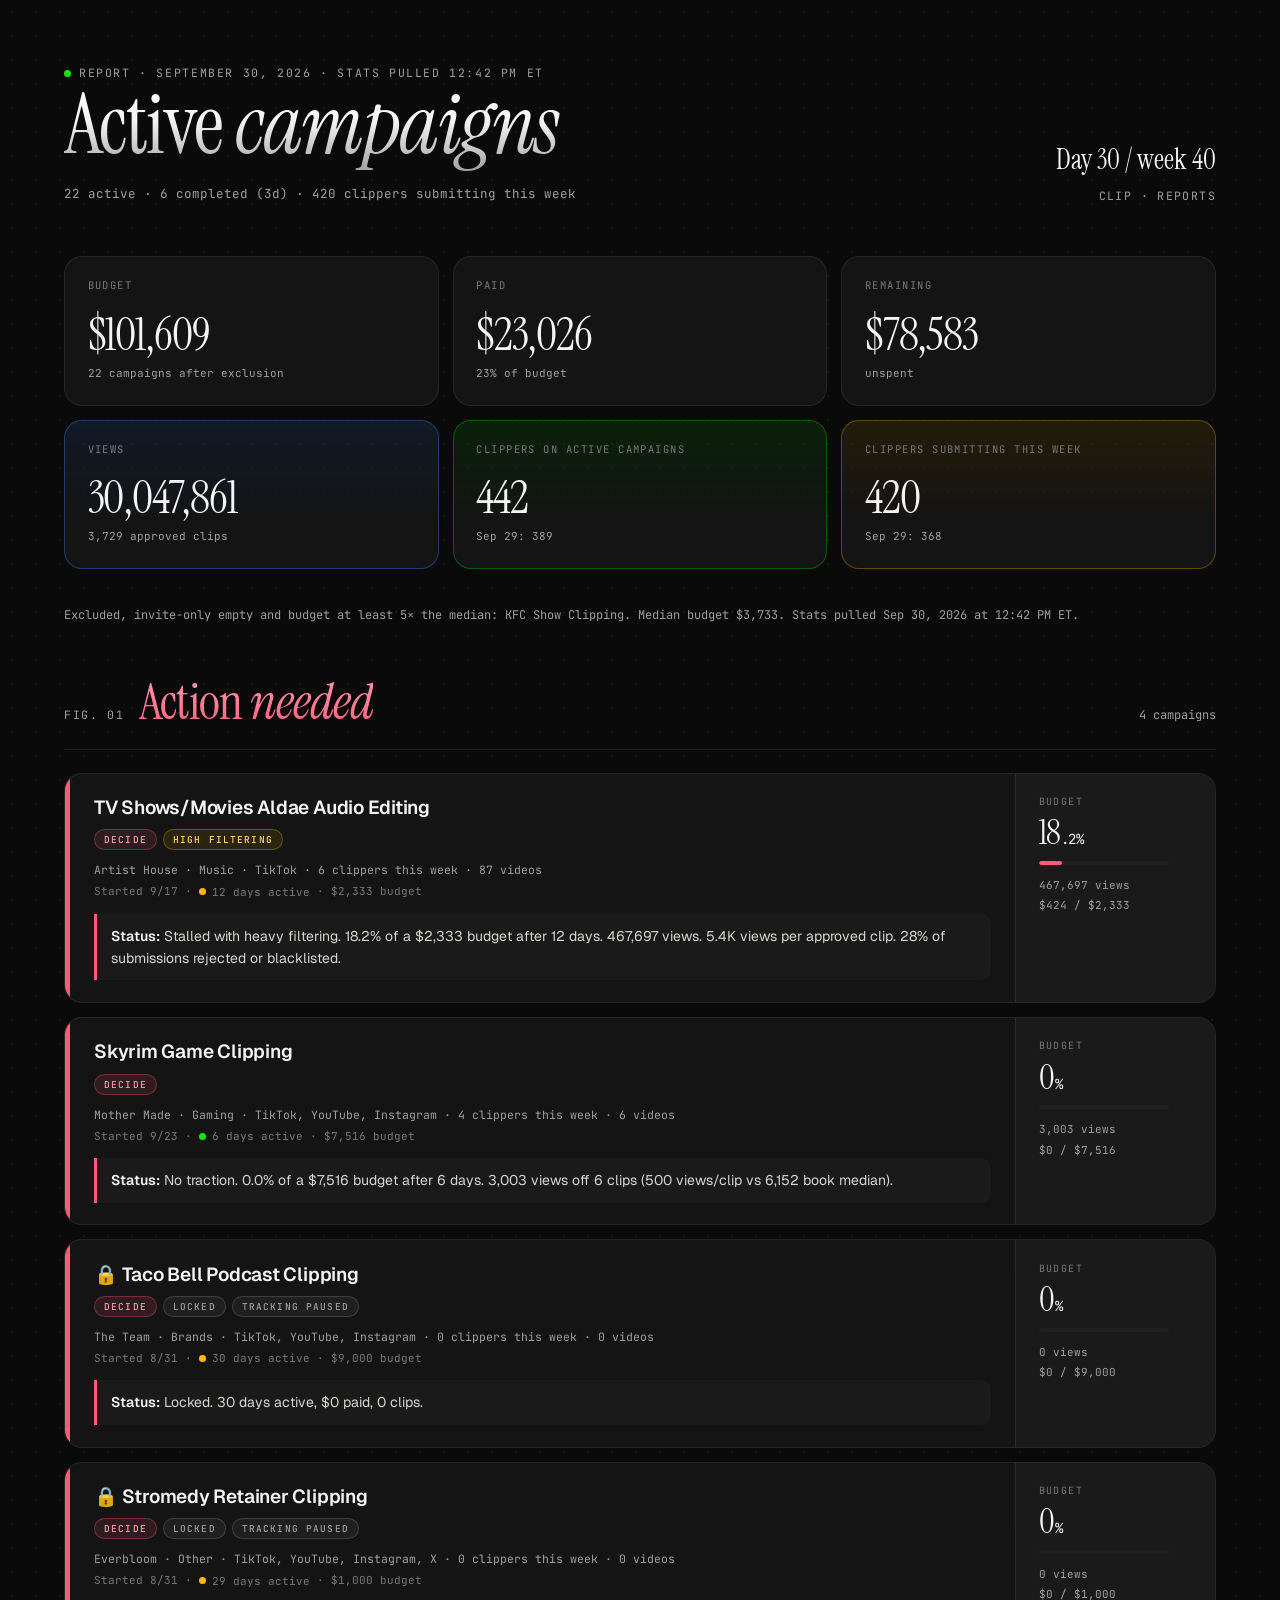
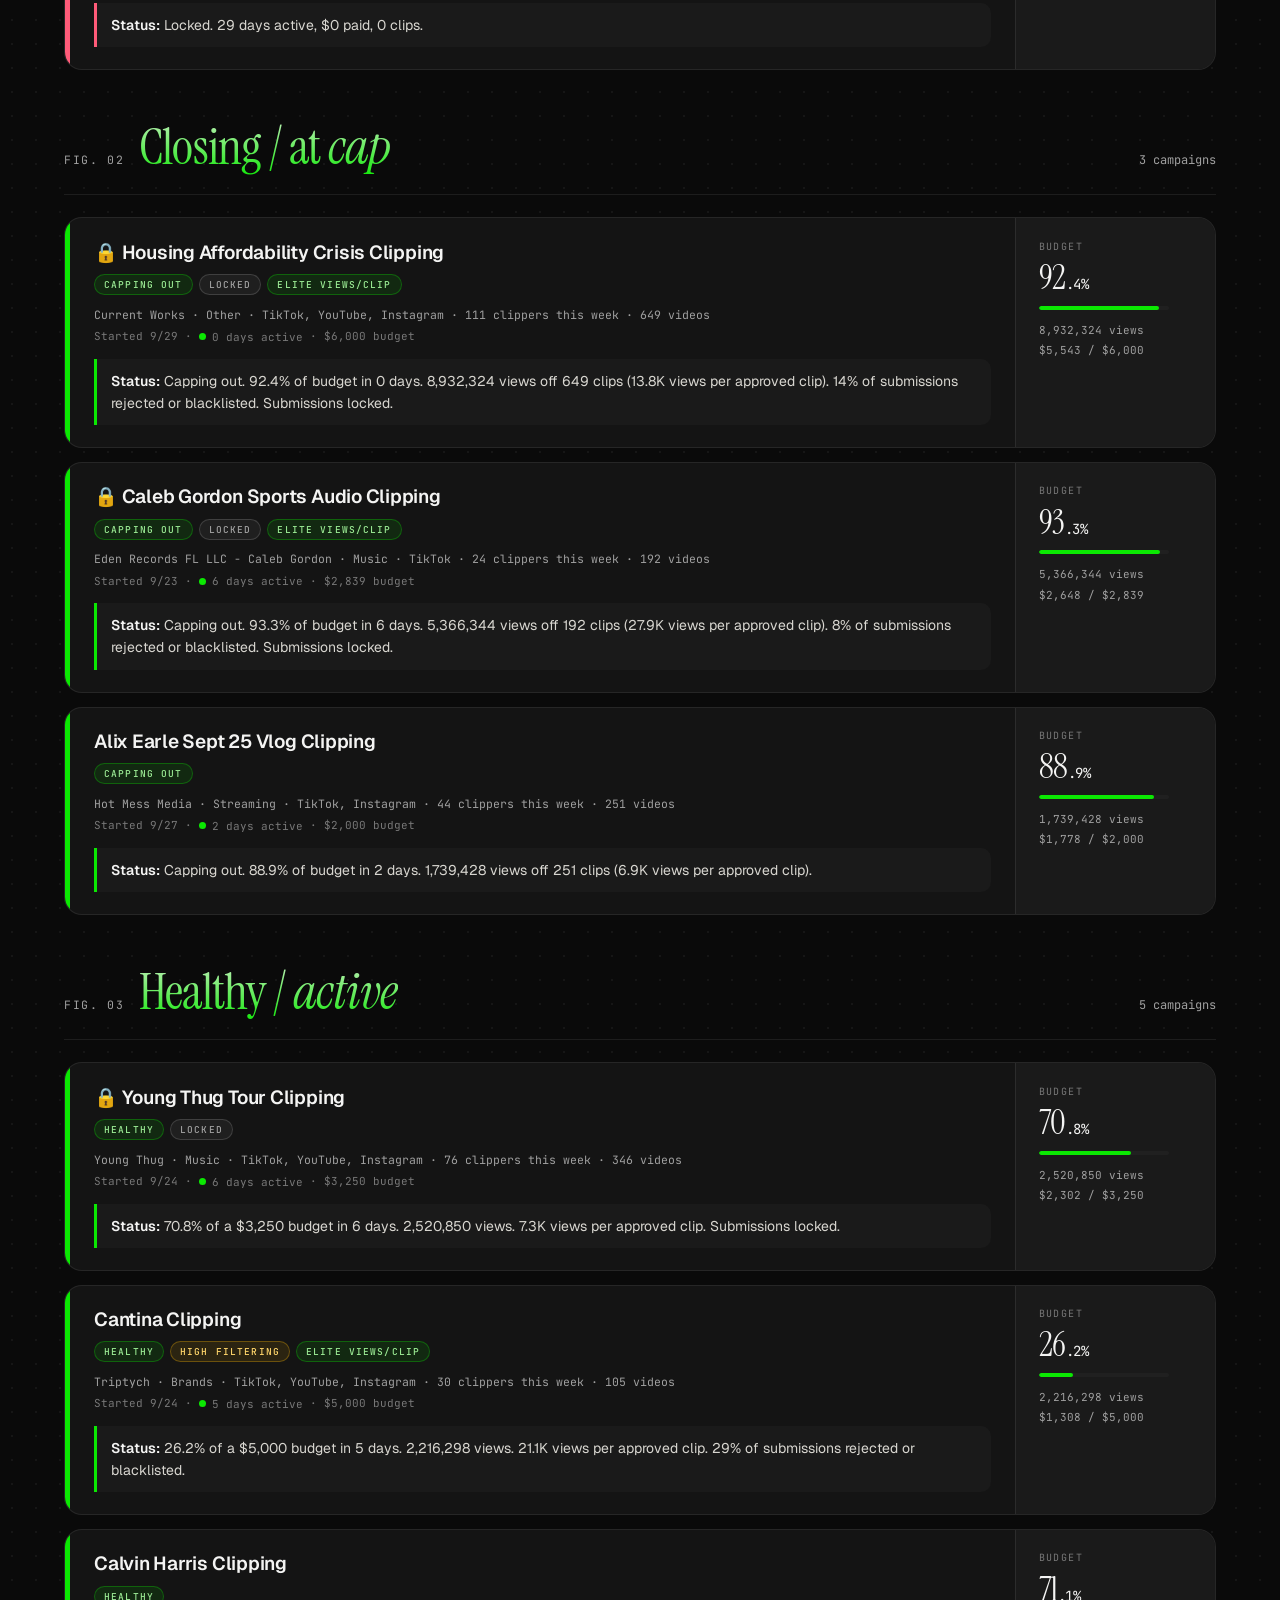
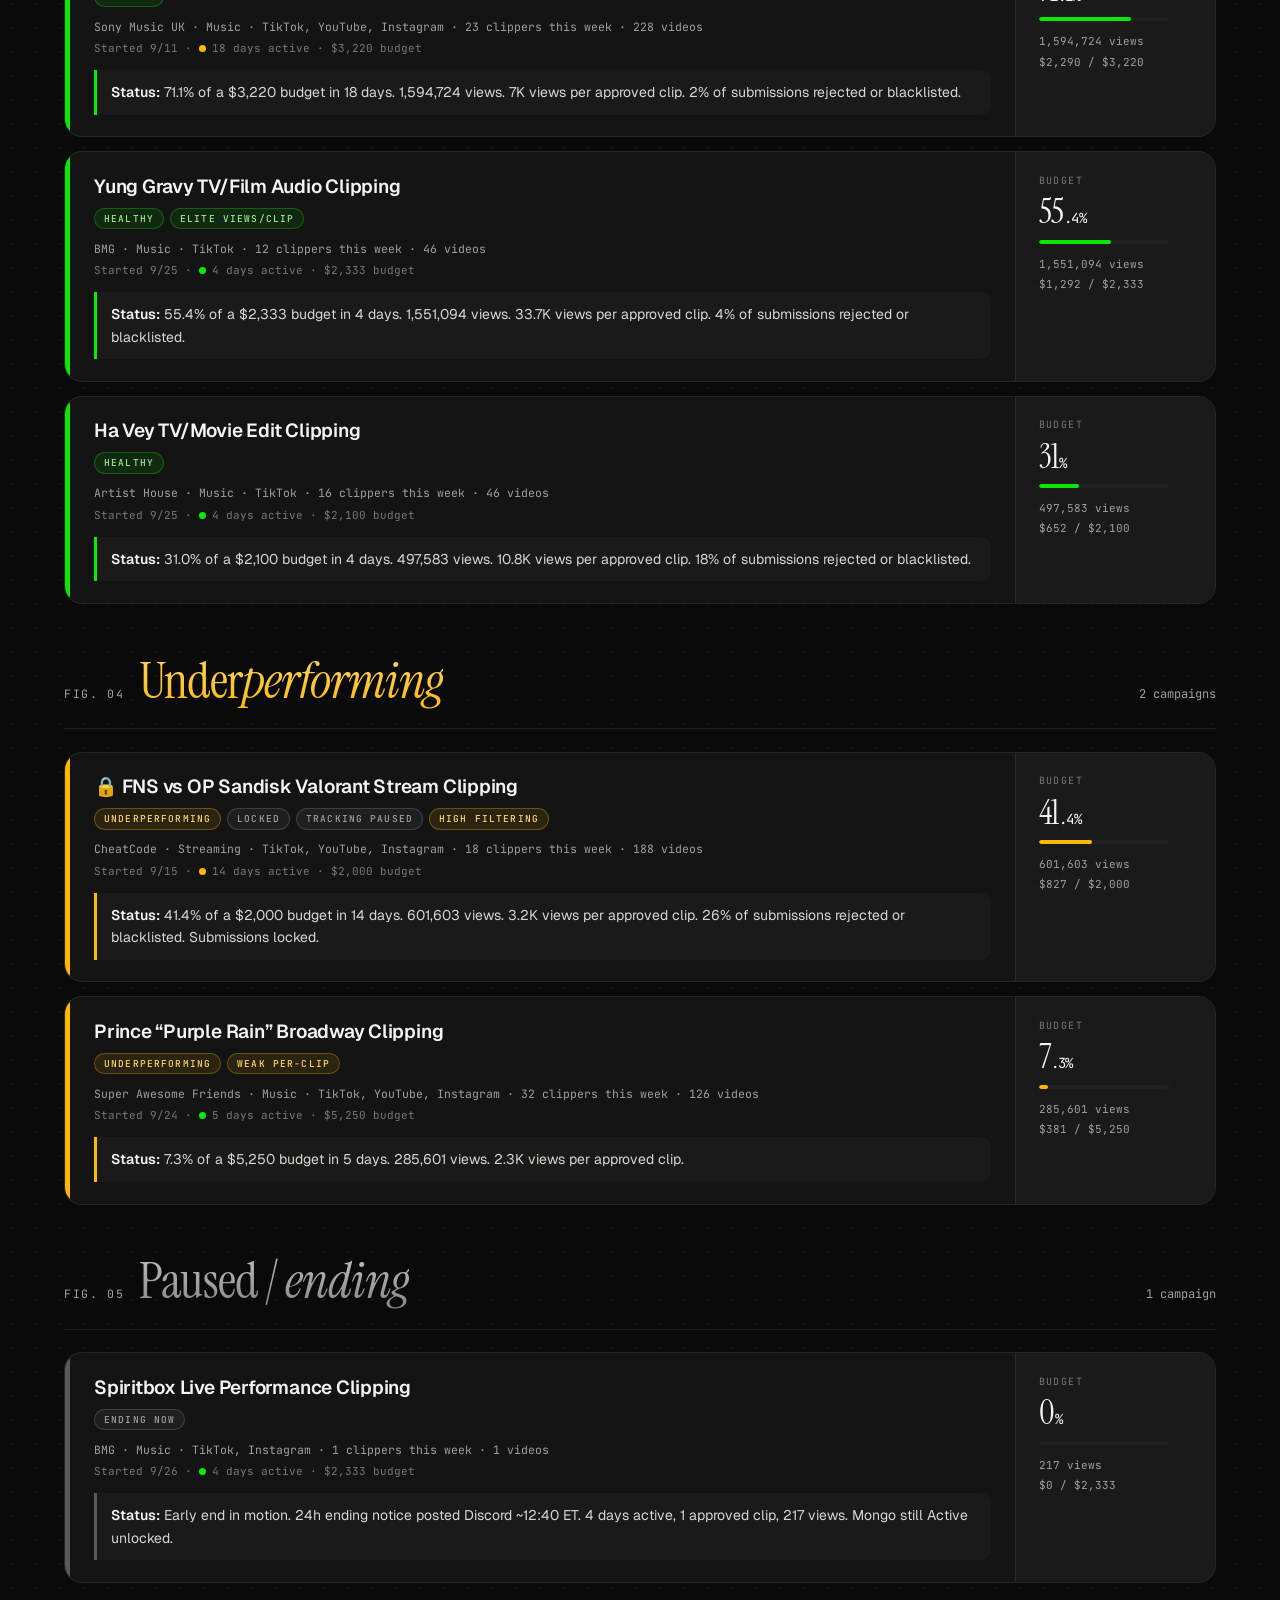
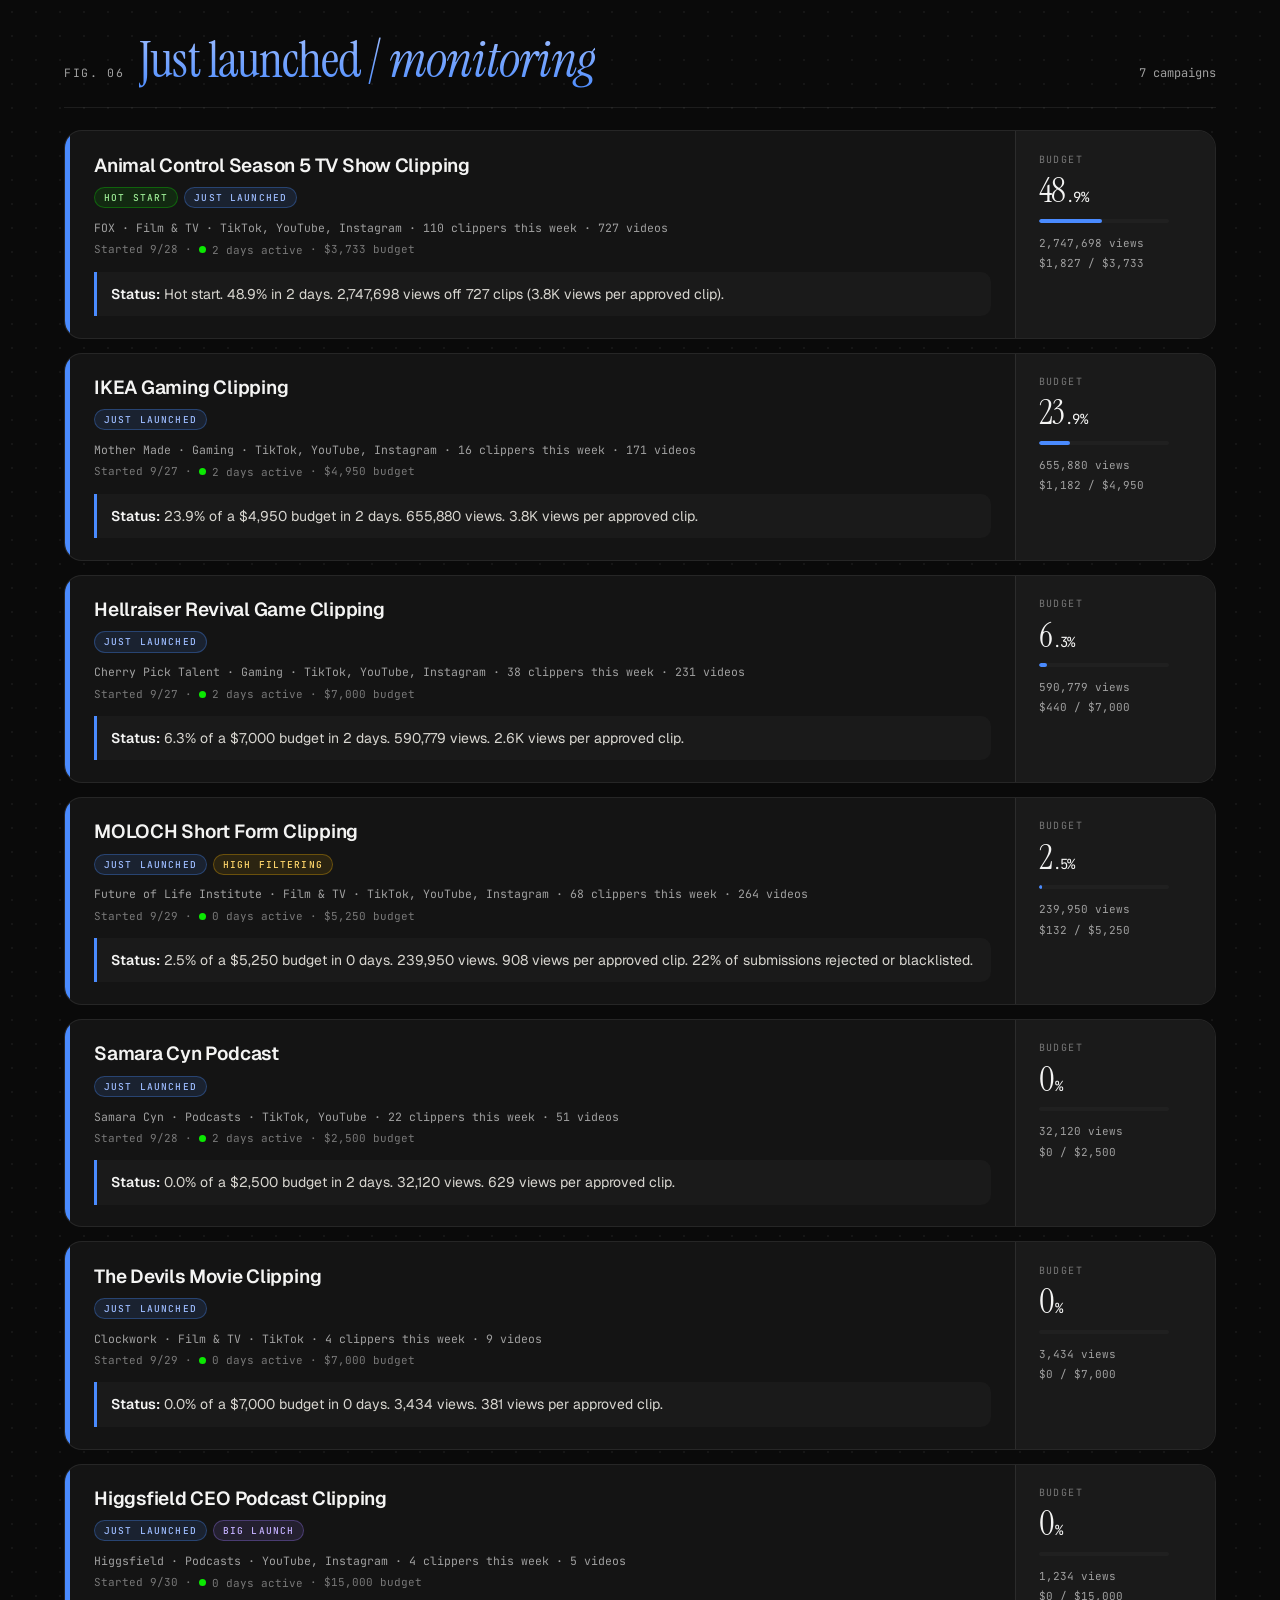
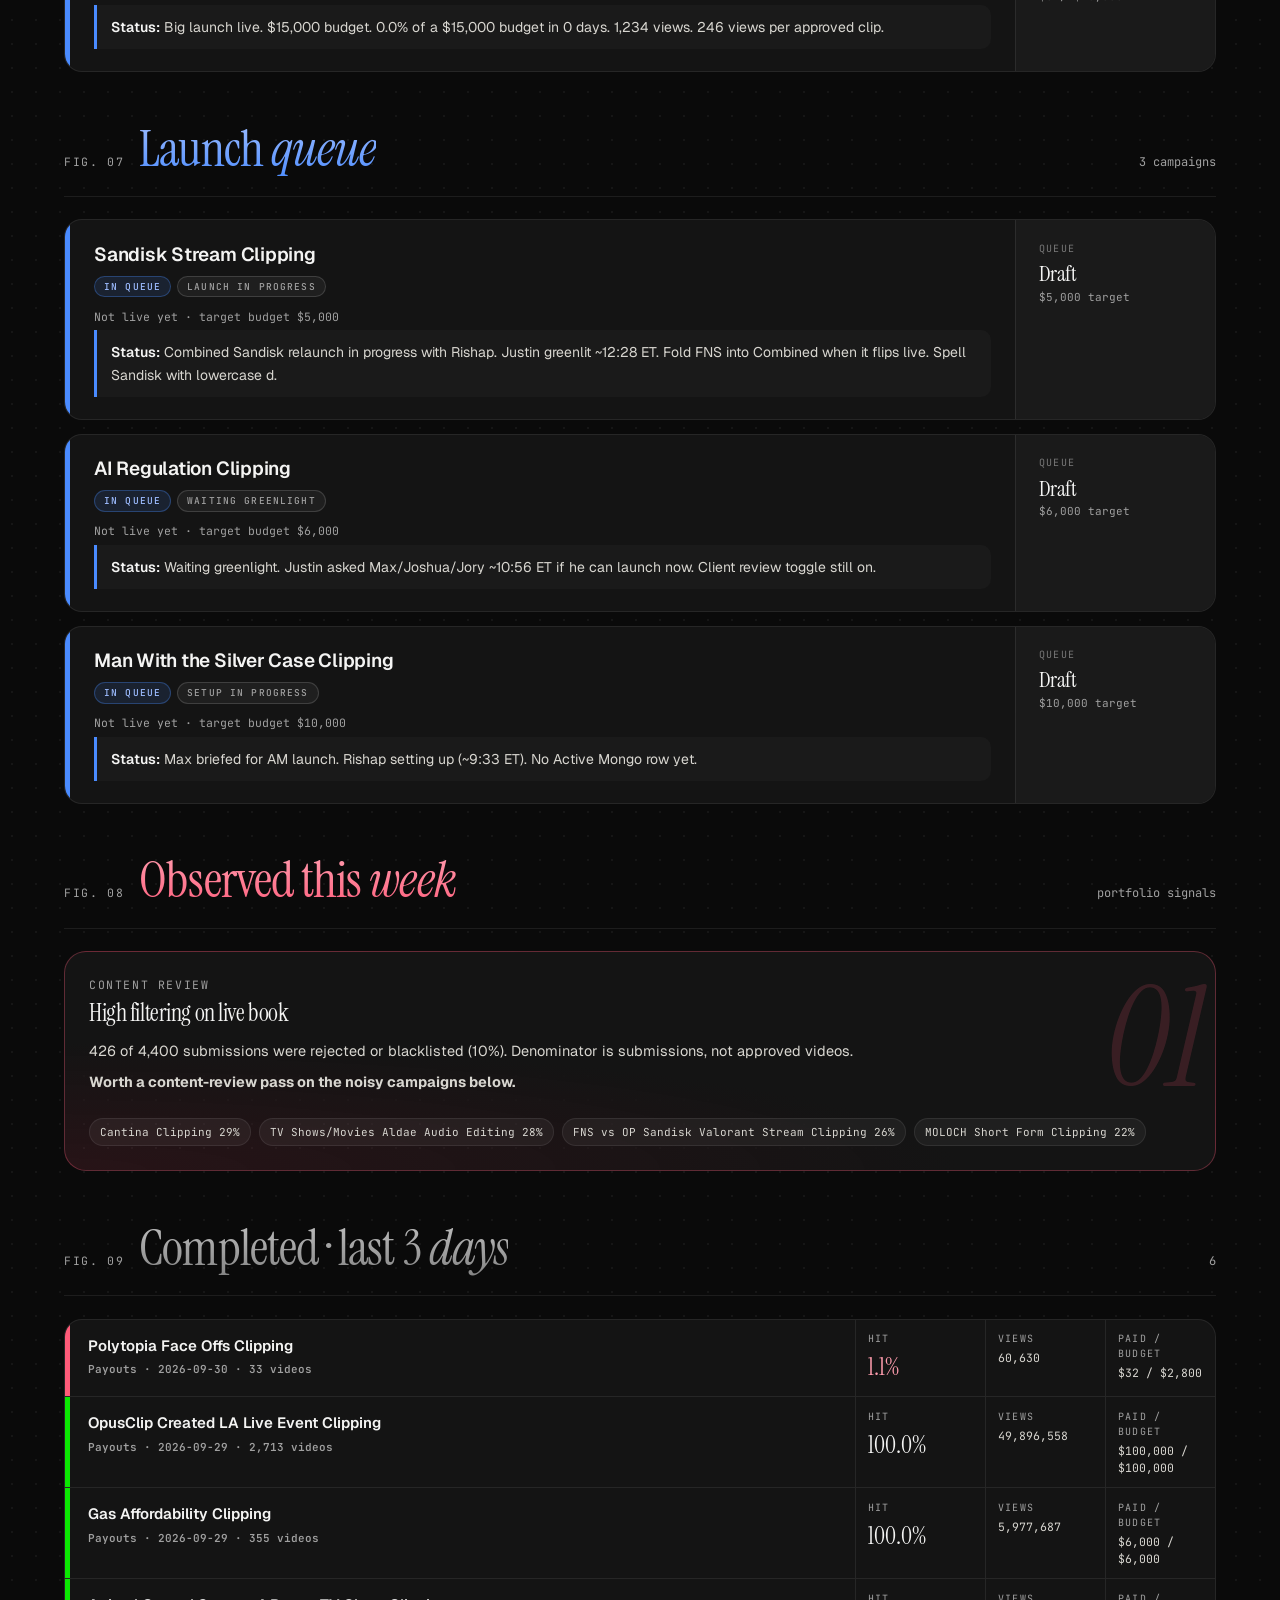
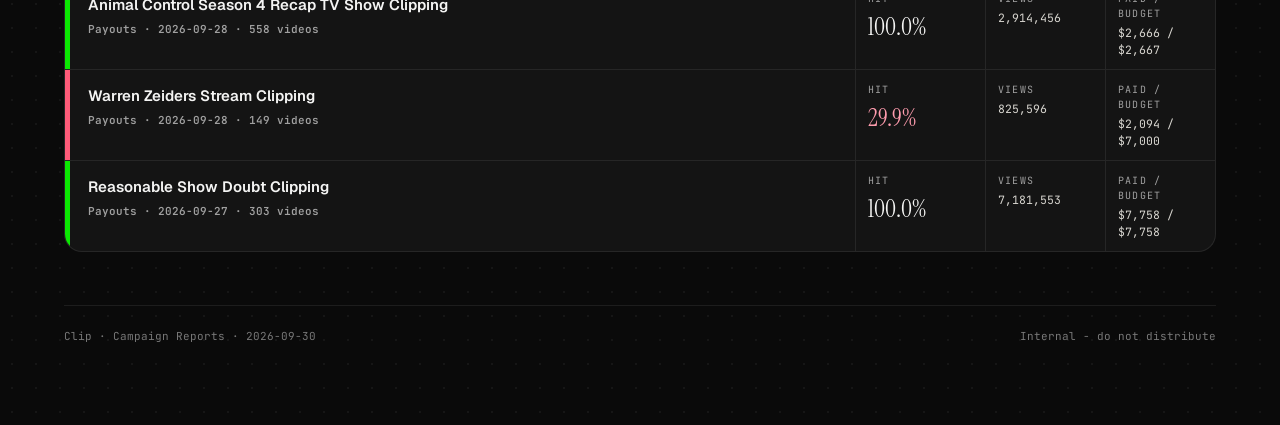
<file: CLIP-Campaign-Report-2026-09-30-afternoon.html>
<!DOCTYPE html>
<html lang="en">
<head>
<meta charset="utf-8"/>
<meta name="viewport" content="width=device-width, initial-scale=1"/>
<title>Clip , Active Campaign Reports · 2026-09-30</title>
<link href="https://fonts.googleapis.com/css2?family=Geist:wght@400;500;600;700&family=Instrument+Serif:ital@0;1&family=JetBrains+Mono:wght@400;500&display=swap" rel="stylesheet">
<style>
:root{
--g:#0BE802;--g-dark:#24B31A;--g-ink:#063f02;--g-mint:#BDEFB6;
--night:#0A0A0A;--night-panel:#141414;--night-panel-2:#1a1a1a;--night-panel-3:#202020;
--ink:#F4F4F3;--ink-2:#d8d6d0;--muted:#a0a0a0;--muted-2:#787878;
--line:rgba(255,255,255,0.08);--line-2:rgba(255,255,255,0.14);
--amber:#FFB800;--amber-soft:rgba(255,184,0,.10);--amber-line:rgba(255,184,0,.30);--amber-ink:#FFD66B;
--blue:#4A8BFF;--blue-soft:rgba(74,139,255,.12);--blue-line:rgba(74,139,255,.32);--blue-ink:#9DBCFF;
--violet:#9C7BFF;--violet-soft:rgba(156,123,255,.12);--violet-line:rgba(156,123,255,.32);--violet-ink:#C4B0FF;
--rose:#FF5B79;--rose-soft:rgba(255,91,121,.12);--rose-line:rgba(255,91,121,.32);--rose-ink:#FF9CAE;
--green-soft:rgba(11,232,2,.10);--green-line:rgba(11,232,2,.30);
--nm-max:#7FB0FF;--nm-jory:#7CC08C;--nm-justin:#5BD3B5;--nm-emilio:#FF9D6A;--nm-joshua:#E5C079;
--max:1240px;--pad:clamp(20px,4vw,44px);--card:18px;--pill:999px;
--serif:'Instrument Serif',serif;--sans:'Geist',system-ui,sans-serif;--mono:'JetBrains Mono',monospace;
}
*{box-sizing:border-box}
html,body{margin:0;padding:0;background:var(--night);color:var(--ink);font-family:var(--sans);font-size:15px;line-height:1.5}
body{background-image:radial-gradient(rgba(255,255,255,0.05) 1px, transparent 1px);background-size:24px 24px}
.wrap{max-width:var(--max);margin:0 auto;padding:clamp(36px,5vw,72px) var(--pad) 80px}
h1,h2,h3{font-family:var(--serif);font-weight:400;letter-spacing:-0.018em;line-height:1.1;padding-bottom:.08em;margin:0;
background:linear-gradient(180deg,#ffffff 0%,#f4f4f3 42%,#9a9a9a 100%);-webkit-background-clip:text;background-clip:text;-webkit-text-fill-color:transparent}
h1{font-size:clamp(48px,7vw,84px);line-height:1.05}
h2{font-size:clamp(34px,4vw,52px)}
h3{font-size:clamp(22px,2.4vw,30px)}
.it{font-style:italic}
.eyebrow{font-family:var(--mono);font-size:11.5px;letter-spacing:.14em;text-transform:uppercase;color:var(--muted)}
.pulse{display:inline-block;width:7px;height:7px;border-radius:50%;background:var(--g);margin-right:8px;animation:pulse 1.6s ease infinite;vertical-align:middle}
@keyframes pulse{0%,100%{opacity:1}50%{opacity:.35}}
.hdr{display:flex;justify-content:space-between;align-items:flex-end;gap:2rem;margin-bottom:3.5rem}
.hdr .sub{font-family:var(--mono);font-size:12.5px;color:var(--muted);margin-top:.6rem}
.hdr-right{text-align:right}
.hdr-right .day{font-family:var(--serif);font-size:28px;color:var(--ink);-webkit-text-fill-color:var(--ink);background:none}
.hdr-right .tag{font-family:var(--mono);font-size:11.5px;color:var(--muted);letter-spacing:.12em;text-transform:uppercase;margin-top:.35rem}
.ov{display:grid;grid-template-columns:repeat(6,1fr);gap:14px;margin-bottom:2.5rem}
.ov .cell{grid-column:span 2;padding:1.4rem 1.5rem 1.55rem;border-radius:var(--card);background:var(--night-panel);border:1px solid var(--line)}
.ov .lbl{font-family:var(--mono);font-size:10.5px;letter-spacing:.14em;text-transform:uppercase;color:var(--muted-2);margin-bottom:1.1rem}
.ov .val{font-family:var(--serif);font-size:46px;line-height:1;letter-spacing:-0.022em;color:var(--ink);margin-bottom:.55rem;-webkit-text-fill-color:var(--ink);background:none}
.ov .sub{font-family:var(--mono);font-size:11px;color:var(--muted)}
.ov .tint-blue{background:linear-gradient(180deg,var(--blue-soft) 0%,var(--night-panel) 70%);border-color:var(--blue-line)}
.ov .tint-green{background:linear-gradient(180deg,var(--green-soft) 0%,var(--night-panel) 70%);border-color:var(--green-line)}
.ov .tint-amber{background:linear-gradient(180deg,var(--amber-soft) 0%,var(--night-panel) 70%);border-color:var(--amber-line)}
.excl{font-family:var(--mono);font-size:12px;color:var(--muted);margin:0 0 2.5rem;line-height:1.55}
.sec{margin-top:3.25rem}
.sec-hd{display:flex;align-items:baseline;gap:1rem;padding-bottom:1rem;border-bottom:1px solid var(--line);margin-bottom:1.5rem;flex-wrap:wrap}
.sec-hd .count{margin-left:auto;font-family:var(--mono);font-size:12px;color:var(--muted)}
.sec-hd.rose h2{background:linear-gradient(180deg,var(--rose-ink) 0%,var(--rose) 100%);-webkit-background-clip:text;background-clip:text;-webkit-text-fill-color:transparent}
.sec-hd.green h2{background:linear-gradient(180deg,var(--g-mint) 0%,var(--g) 100%);-webkit-background-clip:text;background-clip:text;-webkit-text-fill-color:transparent}
.sec-hd.amber h2{background:linear-gradient(180deg,var(--amber-ink) 0%,var(--amber) 100%);-webkit-background-clip:text;background-clip:text;-webkit-text-fill-color:transparent}
.sec-hd.blue h2{background:linear-gradient(180deg,var(--blue-ink) 0%,var(--blue) 100%);-webkit-background-clip:text;background-clip:text;-webkit-text-fill-color:transparent}
.sec-hd.muted h2{background:linear-gradient(180deg,#c0c0c0 0%,#808080 100%);-webkit-background-clip:text;background-clip:text;-webkit-text-fill-color:transparent}
.cards{display:flex;flex-direction:column;gap:14px}
.card{display:grid;grid-template-columns:5px 1fr 200px;background:var(--night-panel);border:1px solid var(--line);border-radius:var(--card);overflow:hidden;transition:border-color .15s}
.card:hover{border-color:var(--line-2)}
.card .cbar{background:#5a5a5a}
.card.green .cbar{background:var(--g)}
.card.amber .cbar{background:var(--amber)}
.card.rose .cbar{background:var(--rose)}
.card.blue .cbar{background:var(--blue)}
.card.muted .cbar{background:#5a5a5a}
.card.violet .cbar{background:var(--violet)}
.main{padding:1.35rem 1.6rem 1.45rem}
.c-title{font-family:var(--sans);font-weight:600;font-size:19px;letter-spacing:-0.012em;margin-bottom:.45rem}
.badges{display:flex;flex-wrap:wrap;gap:6px;margin-bottom:.7rem}
.badge{font-family:var(--mono);font-size:9.5px;letter-spacing:.12em;text-transform:uppercase;font-weight:500;border-radius:var(--pill);padding:3px 9px;line-height:1.4;border:1px solid transparent}
.badge.green{background:var(--green-soft);color:#9CEC95;border-color:var(--green-line)}
.badge.amber{background:var(--amber-soft);color:var(--amber-ink);border-color:var(--amber-line)}
.badge.rose{background:var(--rose-soft);color:var(--rose-ink);border-color:var(--rose-line)}
.badge.blue{background:var(--blue-soft);color:var(--blue-ink);border-color:var(--blue-line)}
.badge.muted{background:rgba(255,255,255,.05);color:#a0a0a0;border-color:var(--line-2)}
.badge.violet{background:var(--violet-soft);color:var(--violet-ink);border-color:var(--violet-line)}
.meta1{font-family:var(--mono);font-size:11.5px;color:var(--muted);margin-bottom:.35rem}
.meta2{font-family:var(--mono);font-size:11px;color:var(--muted-2);margin-bottom:.9rem}
.pill-chip{display:inline-flex;align-items:center;gap:6px}
.pill-chip .dot{width:7px;height:7px;border-radius:50%;display:inline-block}
.pill-chip .dot.green{background:var(--g)}
.pill-chip .dot.amber{background:var(--amber)}
.pill-chip .dot.muted{background:#5a5a5a}
.note{background:var(--night-panel-2);border-left:3px solid var(--line-2);padding:11px 14px;border-radius:0 10px 10px 0;color:var(--ink-2);font-size:14px;line-height:1.6}
.card.green .note{border-left-color:var(--g)}
.card.amber .note{border-left-color:var(--amber)}
.card.rose .note{border-left-color:var(--rose)}
.card.blue .note{border-left-color:var(--blue)}
.card.muted .note{border-left-color:#5a5a5a}
.note b,.note strong{color:var(--ink);font-weight:600}
.cm-slot{margin-top:.65rem;font-family:var(--mono);font-size:11.5px;color:var(--muted);padding-top:.55rem;border-top:1px dashed var(--line)}
.cm-blank{color:var(--muted-2);font-style:italic}
.nm{font-weight:600}
.nm-justin{color:var(--nm-justin)}
.nm-joshua{color:var(--nm-joshua)}
.nm-max{color:var(--nm-max)}
.nm-jory{color:var(--nm-jory)}
.nm-emilio{color:var(--nm-emilio)}
.rhs{padding:1.35rem 1.5rem;background:var(--night-panel-2);border-left:1px solid var(--line);display:flex;flex-direction:column}
.r-lbl{font-family:var(--mono);font-size:10px;letter-spacing:.14em;text-transform:uppercase;color:var(--muted-2);margin-bottom:.5rem}
.r-bpct{font-family:var(--serif);font-size:34px;line-height:1;letter-spacing:-0.02em;color:var(--ink);-webkit-text-fill-color:var(--ink);background:none}
.r-bpct .pct{font-family:var(--mono);font-size:14px;color:var(--muted);margin-left:1px}
.prog{width:130px;height:4px;background:var(--night-panel-3);border-radius:4px;margin:.7rem 0 .8rem;overflow:hidden}
.prog i{display:block;height:100%;background:currentColor;border-radius:4px}
.card.green .prog i{background:var(--g)}
.card.amber .prog i{background:var(--amber)}
.card.rose .prog i{background:var(--rose)}
.card.blue .prog i{background:var(--blue)}
.card.muted .prog i{background:#5a5a5a}
.r-views,.r-paid{font-family:var(--mono);font-size:11px;color:var(--muted);margin-top:.25rem}
.obs-grid{display:grid;gap:14px}
.why-card{border-radius:22px;padding:1.6rem;min-height:220px;display:flex;flex-direction:column;position:relative;overflow:hidden}
.why-card.rose{background:radial-gradient(120% 90% at 0% 100%,var(--rose-soft) 0%,var(--night-panel) 65%);border:1px solid var(--rose-line)}
.why-card .huge{font-family:var(--serif);font-style:italic;font-size:140px;position:absolute;top:-20px;right:10px;color:color-mix(in srgb,var(--rose) 50%,transparent);opacity:.32;pointer-events:none;-webkit-text-fill-color:unset;background:none}
.why-card h3{background:none;-webkit-background-clip:initial;-webkit-text-fill-color:var(--ink);color:var(--ink);font-size:24px;margin:.4rem 0 .8rem}
.why-card p{font-size:14.5px;color:var(--ink-2);line-height:1.55;margin:0 0 .6rem}
.why-card .pills{display:flex;flex-wrap:wrap;gap:8px;margin-top:auto}
.pill{font-family:var(--mono);font-size:11px;padding:5px 10px;border-radius:var(--pill);background:rgba(255,255,255,.05);border:1px solid var(--line);color:var(--ink-2)}
.done{background:var(--night-panel);border:1px solid var(--line);border-radius:var(--card);overflow:hidden}
.done .row{display:grid;grid-template-columns:5px 1fr 130px 120px 110px;border-bottom:1px solid var(--line)}
.done .row:last-child{border-bottom:none}
.done .bar{background:var(--g)}
.done .row.amber .bar{background:var(--amber)}
.done .row.muted .bar{background:#5a5a5a}
.done .row.rose .bar{background:var(--rose)}
.done .nm{padding:1rem 1.2rem}
.done .nm .n{font-weight:600;font-size:15px}
.done .nm .dmeta{font-family:var(--mono);font-size:11px;color:var(--muted);margin-top:.25rem}
.done .col{padding:.75rem .8rem;border-left:1px solid var(--line)}
.done .col .lbl{font-family:var(--mono);font-size:10px;text-transform:uppercase;letter-spacing:.12em;color:var(--muted);margin-bottom:.2rem}
.done .col .big{font-family:var(--serif);font-size:24px;color:var(--ink);-webkit-text-fill-color:var(--ink);background:none}
.done .row.muted .col .big{color:var(--ink-2);-webkit-text-fill-color:var(--ink-2)}
.done .row.rose .col .big{color:var(--rose-ink);-webkit-text-fill-color:var(--rose-ink)}
.done .col .v{font-family:var(--mono);font-size:11.5px;color:var(--ink-2)}
footer.ft{border-top:1px solid var(--line);padding-top:1.5rem;margin-top:3.5rem;display:flex;justify-content:space-between;font-family:var(--mono);font-size:11px;color:var(--muted-2)}
@media print{
  *{-webkit-print-color-adjust:exact !important;print-color-adjust:exact !important;color-adjust:exact !important}
  html,body{background:var(--night) !important;color:var(--ink) !important}
  body{background-image:none !important}
  html,body,.wrap{overflow-x:hidden !important}
  .wrap{padding:1.5rem;max-width:100%}
  h1,h2,h3{background:none !important;-webkit-background-clip:initial !important;background-clip:initial !important;-webkit-text-fill-color:#f4f4f3 !important;color:#f4f4f3 !important}
  .sec-hd.rose h2{-webkit-text-fill-color:var(--rose-ink) !important;color:var(--rose-ink) !important}
  .sec-hd.green h2{-webkit-text-fill-color:#9CEC95 !important;color:#9CEC95 !important}
  .sec-hd.amber h2{-webkit-text-fill-color:var(--amber-ink) !important;color:var(--amber-ink) !important}
  .sec-hd.blue h2{-webkit-text-fill-color:var(--blue-ink) !important;color:var(--blue-ink) !important}
  .sec-hd.muted h2{-webkit-text-fill-color:#a0a0a0 !important;color:#a0a0a0 !important}
  .why-card h3{-webkit-text-fill-color:var(--ink) !important;color:var(--ink) !important}
  .ov{grid-template-columns:repeat(3,1fr) !important}
  .ov .cell{grid-column:span 1 !important}
  .card{grid-template-columns:5px 1fr 180px !important}
  .obs-grid{grid-template-columns:1fr !important}
  .why-card{min-height:0 !important}
  .huge{font-size:96px !important}
  .done .row{grid-template-columns:5px 1fr 90px 90px 90px !important}
  .done .col{padding:.75rem .6rem !important}
  .main,.note,.why-card p{overflow-wrap:anywhere}
  .card,.why-card,.ov .cell,.done .row{break-inside:avoid;page-break-inside:avoid}
  .sec-hd{break-after:avoid;page-break-after:avoid}
  .sec,.ov,.done,.cards,.obs-grid{break-inside:auto;page-break-inside:auto}
  .sec{margin-top:2.5rem}
}
@page{margin:0.4in;background:#0A0A0A}
@media(max-width:900px){
  .ov{grid-template-columns:repeat(2,1fr)}
  .ov .cell{grid-column:span 1}
  .card{grid-template-columns:5px 1fr 170px}
  .done .row{grid-template-columns:5px 1fr 110px}
  .done .col:nth-child(n+4){display:none}
  .hdr{flex-direction:column}
}
@media(max-width:600px){
  .card{grid-template-columns:5px 1fr}
  .cbar{grid-row:1 / span 2}
  .main{grid-column:2;grid-row:1}
  .rhs{grid-column:2;grid-row:2;border-left:none;border-top:1px solid var(--line);flex-direction:row;flex-wrap:wrap;gap:.6rem 2rem;align-items:center}
}
</style>
</head>
<body>
<div class="wrap">
  <header class="hdr">
    <div>
      <div class="eyebrow"><span class="pulse"></span>Report · September 30, 2026 · stats pulled 12:42 PM ET</div>
      <h1>Active <span class="it">campaigns</span></h1>
      <div class="sub">22 active · 6 completed (3d) · 420 clippers submitting this week</div>
    </div>
    <div class="hdr-right">
      <div class="day">Day 30 / week 40</div>
      <div class="tag">Clip · Reports</div>
    </div>
  </header>

  
<div class="ov">
  <div class="cell">
    <div class="lbl">Budget</div>
    <div class="val">$101,609</div>
    <div class="sub">22 campaigns after exclusion</div>
  </div>
  <div class="cell">
    <div class="lbl">Paid</div>
    <div class="val">$23,026</div>
    <div class="sub">23% of budget</div>
  </div>
  <div class="cell">
    <div class="lbl">Remaining</div>
    <div class="val">$78,583</div>
    <div class="sub">unspent</div>
  </div>
  <div class="cell tint-blue">
    <div class="lbl">Views</div>
    <div class="val">30,047,861</div>
    <div class="sub">3,729 approved clips</div>
  </div>
  <div class="cell tint-green">
    <div class="lbl">Clippers on Active Campaigns</div>
    <div class="val">442</div>
    <div class="sub">Sep 29: 389</div>
  </div>
  <div class="cell tint-amber">
    <div class="lbl">Clippers Submitting This Week</div>
    <div class="val">420</div>
    <div class="sub">Sep 29: 368</div>
  </div>
</div>
  <p class="excl">Excluded, invite-only empty and budget at least 5× the median: KFC Show Clipping. Median budget $3,733. Stats pulled Sep 30, 2026 at 12:42 PM ET.</p>

  
        <section class="sec">
          
    <div class="sec-hd rose">
      <div class="eyebrow">FIG. 01</div>
      <h2>Action <span class="it">needed</span></h2>
      <div class="count">4 campaigns</div>
    </div>
          <div class="cards">
    <article class="card rose">
      <div class="cbar"></div>
      <div class="main">
        <div class="c-title">TV Shows/Movies Aldae Audio Editing</div>
        <div class="badges"><span class="badge rose">DECIDE</span><span class="badge amber">HIGH FILTERING</span></div>
        <div class="meta1">Artist House · Music · TikTok · 6 clippers this week · 87 videos</div>
        <div class="meta2">Started 9/17 · <span class="pill-chip"><span class="dot amber"></span>12 days active</span> · $2,333 budget</div>
        <div class="note"><b>Status:</b> Stalled with heavy filtering. 18.2% of a $2,333 budget after 12 days. 467,697 views. 5.4K views per approved clip. 28% of submissions rejected or blacklisted.</div>
      </div>
      <div class="rhs">
        <div>
          <div class="r-lbl">BUDGET</div>
          <div class="r-bpct">18<span class="pct">.2%</span></div>
          <div class="prog"><i style="width:18.2%"></i></div>
          <div class="r-views">467,697 views</div>
          <div class="r-paid">$424 / $2,333</div>
        </div>
      </div>
    </article>

    <article class="card rose">
      <div class="cbar"></div>
      <div class="main">
        <div class="c-title">Skyrim Game Clipping</div>
        <div class="badges"><span class="badge rose">DECIDE</span></div>
        <div class="meta1">Mother Made · Gaming · TikTok, YouTube, Instagram · 4 clippers this week · 6 videos</div>
        <div class="meta2">Started 9/23 · <span class="pill-chip"><span class="dot green"></span>6 days active</span> · $7,516 budget</div>
        <div class="note"><b>Status:</b> No traction. 0.0% of a $7,516 budget after 6 days. 3,003 views off 6 clips (500 views/clip vs 6,152 book median).</div>
      </div>
      <div class="rhs">
        <div>
          <div class="r-lbl">BUDGET</div>
          <div class="r-bpct">0<span class="pct">%</span></div>
          <div class="prog"><i style="width:0.0%"></i></div>
          <div class="r-views">3,003 views</div>
          <div class="r-paid">$0 / $7,516</div>
        </div>
      </div>
    </article>

    <article class="card rose">
      <div class="cbar"></div>
      <div class="main">
        <div class="c-title">🔒 Taco Bell Podcast Clipping</div>
        <div class="badges"><span class="badge rose">DECIDE</span><span class="badge muted">LOCKED</span><span class="badge muted">TRACKING PAUSED</span></div>
        <div class="meta1">The Team · Brands · TikTok, YouTube, Instagram · 0 clippers this week · 0 videos</div>
        <div class="meta2">Started 8/31 · <span class="pill-chip"><span class="dot amber"></span>30 days active</span> · $9,000 budget</div>
        <div class="note"><b>Status:</b> Locked. 30 days active, $0 paid, 0 clips.</div>
      </div>
      <div class="rhs">
        <div>
          <div class="r-lbl">BUDGET</div>
          <div class="r-bpct">0<span class="pct">%</span></div>
          <div class="prog"><i style="width:0.0%"></i></div>
          <div class="r-views">0 views</div>
          <div class="r-paid">$0 / $9,000</div>
        </div>
      </div>
    </article>

    <article class="card rose">
      <div class="cbar"></div>
      <div class="main">
        <div class="c-title">🔒 Stromedy Retainer Clipping</div>
        <div class="badges"><span class="badge rose">DECIDE</span><span class="badge muted">LOCKED</span><span class="badge muted">TRACKING PAUSED</span></div>
        <div class="meta1">Everbloom · Other · TikTok, YouTube, Instagram, X · 0 clippers this week · 0 videos</div>
        <div class="meta2">Started 8/31 · <span class="pill-chip"><span class="dot amber"></span>29 days active</span> · $1,000 budget</div>
        <div class="note"><b>Status:</b> Locked. 29 days active, $0 paid, 0 clips.</div>
      </div>
      <div class="rhs">
        <div>
          <div class="r-lbl">BUDGET</div>
          <div class="r-bpct">0<span class="pct">%</span></div>
          <div class="prog"><i style="width:0.0%"></i></div>
          <div class="r-views">0 views</div>
          <div class="r-paid">$0 / $1,000</div>
        </div>
      </div>
    </article></div>
        </section>
        <section class="sec">
          
    <div class="sec-hd green">
      <div class="eyebrow">FIG. 02</div>
      <h2>Closing / at <span class="it">cap</span></h2>
      <div class="count">3 campaigns</div>
    </div>
          <div class="cards">
    <article class="card green">
      <div class="cbar"></div>
      <div class="main">
        <div class="c-title">🔒 Housing Affordability Crisis Clipping</div>
        <div class="badges"><span class="badge green">CAPPING OUT</span><span class="badge muted">LOCKED</span><span class="badge green">ELITE VIEWS/CLIP</span></div>
        <div class="meta1">Current Works · Other · TikTok, YouTube, Instagram · 111 clippers this week · 649 videos</div>
        <div class="meta2">Started 9/29 · <span class="pill-chip"><span class="dot green"></span>0 days active</span> · $6,000 budget</div>
        <div class="note"><b>Status:</b> Capping out. 92.4% of budget in 0 days. 8,932,324 views off 649 clips (13.8K views per approved clip). 14% of submissions rejected or blacklisted. Submissions locked.</div>
      </div>
      <div class="rhs">
        <div>
          <div class="r-lbl">BUDGET</div>
          <div class="r-bpct">92<span class="pct">.4%</span></div>
          <div class="prog"><i style="width:92.4%"></i></div>
          <div class="r-views">8,932,324 views</div>
          <div class="r-paid">$5,543 / $6,000</div>
        </div>
      </div>
    </article>

    <article class="card green">
      <div class="cbar"></div>
      <div class="main">
        <div class="c-title">🔒 Caleb Gordon Sports Audio Clipping</div>
        <div class="badges"><span class="badge green">CAPPING OUT</span><span class="badge muted">LOCKED</span><span class="badge green">ELITE VIEWS/CLIP</span></div>
        <div class="meta1">Eden Records FL LLC - Caleb Gordon · Music · TikTok · 24 clippers this week · 192 videos</div>
        <div class="meta2">Started 9/23 · <span class="pill-chip"><span class="dot green"></span>6 days active</span> · $2,839 budget</div>
        <div class="note"><b>Status:</b> Capping out. 93.3% of budget in 6 days. 5,366,344 views off 192 clips (27.9K views per approved clip). 8% of submissions rejected or blacklisted. Submissions locked.</div>
      </div>
      <div class="rhs">
        <div>
          <div class="r-lbl">BUDGET</div>
          <div class="r-bpct">93<span class="pct">.3%</span></div>
          <div class="prog"><i style="width:93.3%"></i></div>
          <div class="r-views">5,366,344 views</div>
          <div class="r-paid">$2,648 / $2,839</div>
        </div>
      </div>
    </article>

    <article class="card green">
      <div class="cbar"></div>
      <div class="main">
        <div class="c-title">Alix Earle Sept 25 Vlog Clipping</div>
        <div class="badges"><span class="badge green">CAPPING OUT</span></div>
        <div class="meta1">Hot Mess Media · Streaming · TikTok, Instagram · 44 clippers this week · 251 videos</div>
        <div class="meta2">Started 9/27 · <span class="pill-chip"><span class="dot green"></span>2 days active</span> · $2,000 budget</div>
        <div class="note"><b>Status:</b> Capping out. 88.9% of budget in 2 days. 1,739,428 views off 251 clips (6.9K views per approved clip).</div>
      </div>
      <div class="rhs">
        <div>
          <div class="r-lbl">BUDGET</div>
          <div class="r-bpct">88<span class="pct">.9%</span></div>
          <div class="prog"><i style="width:88.9%"></i></div>
          <div class="r-views">1,739,428 views</div>
          <div class="r-paid">$1,778 / $2,000</div>
        </div>
      </div>
    </article></div>
        </section>
        <section class="sec">
          
    <div class="sec-hd green">
      <div class="eyebrow">FIG. 03</div>
      <h2>Healthy / <span class="it">active</span></h2>
      <div class="count">5 campaigns</div>
    </div>
          <div class="cards">
    <article class="card green">
      <div class="cbar"></div>
      <div class="main">
        <div class="c-title">🔒 Young Thug Tour Clipping</div>
        <div class="badges"><span class="badge green">HEALTHY</span><span class="badge muted">LOCKED</span></div>
        <div class="meta1">Young Thug · Music · TikTok, YouTube, Instagram · 76 clippers this week · 346 videos</div>
        <div class="meta2">Started 9/24 · <span class="pill-chip"><span class="dot green"></span>6 days active</span> · $3,250 budget</div>
        <div class="note"><b>Status:</b> 70.8% of a $3,250 budget in 6 days. 2,520,850 views. 7.3K views per approved clip. Submissions locked.</div>
      </div>
      <div class="rhs">
        <div>
          <div class="r-lbl">BUDGET</div>
          <div class="r-bpct">70<span class="pct">.8%</span></div>
          <div class="prog"><i style="width:70.8%"></i></div>
          <div class="r-views">2,520,850 views</div>
          <div class="r-paid">$2,302 / $3,250</div>
        </div>
      </div>
    </article>

    <article class="card green">
      <div class="cbar"></div>
      <div class="main">
        <div class="c-title">Cantina Clipping</div>
        <div class="badges"><span class="badge green">HEALTHY</span><span class="badge amber">HIGH FILTERING</span><span class="badge green">ELITE VIEWS/CLIP</span></div>
        <div class="meta1">Triptych · Brands · TikTok, YouTube, Instagram · 30 clippers this week · 105 videos</div>
        <div class="meta2">Started 9/24 · <span class="pill-chip"><span class="dot green"></span>5 days active</span> · $5,000 budget</div>
        <div class="note"><b>Status:</b> 26.2% of a $5,000 budget in 5 days. 2,216,298 views. 21.1K views per approved clip. 29% of submissions rejected or blacklisted.</div>
      </div>
      <div class="rhs">
        <div>
          <div class="r-lbl">BUDGET</div>
          <div class="r-bpct">26<span class="pct">.2%</span></div>
          <div class="prog"><i style="width:26.2%"></i></div>
          <div class="r-views">2,216,298 views</div>
          <div class="r-paid">$1,308 / $5,000</div>
        </div>
      </div>
    </article>

    <article class="card green">
      <div class="cbar"></div>
      <div class="main">
        <div class="c-title">Calvin Harris Clipping</div>
        <div class="badges"><span class="badge green">HEALTHY</span></div>
        <div class="meta1">Sony Music UK · Music · TikTok, YouTube, Instagram · 23 clippers this week · 228 videos</div>
        <div class="meta2">Started 9/11 · <span class="pill-chip"><span class="dot amber"></span>18 days active</span> · $3,220 budget</div>
        <div class="note"><b>Status:</b> 71.1% of a $3,220 budget in 18 days. 1,594,724 views. 7K views per approved clip. 2% of submissions rejected or blacklisted.</div>
      </div>
      <div class="rhs">
        <div>
          <div class="r-lbl">BUDGET</div>
          <div class="r-bpct">71<span class="pct">.1%</span></div>
          <div class="prog"><i style="width:71.1%"></i></div>
          <div class="r-views">1,594,724 views</div>
          <div class="r-paid">$2,290 / $3,220</div>
        </div>
      </div>
    </article>

    <article class="card green">
      <div class="cbar"></div>
      <div class="main">
        <div class="c-title">Yung Gravy TV/Film Audio Clipping</div>
        <div class="badges"><span class="badge green">HEALTHY</span><span class="badge green">ELITE VIEWS/CLIP</span></div>
        <div class="meta1">BMG · Music · TikTok · 12 clippers this week · 46 videos</div>
        <div class="meta2">Started 9/25 · <span class="pill-chip"><span class="dot green"></span>4 days active</span> · $2,333 budget</div>
        <div class="note"><b>Status:</b> 55.4% of a $2,333 budget in 4 days. 1,551,094 views. 33.7K views per approved clip. 4% of submissions rejected or blacklisted.</div>
      </div>
      <div class="rhs">
        <div>
          <div class="r-lbl">BUDGET</div>
          <div class="r-bpct">55<span class="pct">.4%</span></div>
          <div class="prog"><i style="width:55.4%"></i></div>
          <div class="r-views">1,551,094 views</div>
          <div class="r-paid">$1,292 / $2,333</div>
        </div>
      </div>
    </article>

    <article class="card green">
      <div class="cbar"></div>
      <div class="main">
        <div class="c-title">Ha Vey TV/Movie Edit Clipping</div>
        <div class="badges"><span class="badge green">HEALTHY</span></div>
        <div class="meta1">Artist House · Music · TikTok · 16 clippers this week · 46 videos</div>
        <div class="meta2">Started 9/25 · <span class="pill-chip"><span class="dot green"></span>4 days active</span> · $2,100 budget</div>
        <div class="note"><b>Status:</b> 31.0% of a $2,100 budget in 4 days. 497,583 views. 10.8K views per approved clip. 18% of submissions rejected or blacklisted.</div>
      </div>
      <div class="rhs">
        <div>
          <div class="r-lbl">BUDGET</div>
          <div class="r-bpct">31<span class="pct">%</span></div>
          <div class="prog"><i style="width:31.0%"></i></div>
          <div class="r-views">497,583 views</div>
          <div class="r-paid">$652 / $2,100</div>
        </div>
      </div>
    </article></div>
        </section>
        <section class="sec">
          
    <div class="sec-hd amber">
      <div class="eyebrow">FIG. 04</div>
      <h2>Under<span class="it">performing</span></h2>
      <div class="count">2 campaigns</div>
    </div>
          <div class="cards">
    <article class="card amber">
      <div class="cbar"></div>
      <div class="main">
        <div class="c-title">🔒 FNS vs OP Sandisk Valorant Stream Clipping</div>
        <div class="badges"><span class="badge amber">UNDERPERFORMING</span><span class="badge muted">LOCKED</span><span class="badge muted">TRACKING PAUSED</span><span class="badge amber">HIGH FILTERING</span></div>
        <div class="meta1">CheatCode · Streaming · TikTok, YouTube, Instagram · 18 clippers this week · 188 videos</div>
        <div class="meta2">Started 9/15 · <span class="pill-chip"><span class="dot amber"></span>14 days active</span> · $2,000 budget</div>
        <div class="note"><b>Status:</b> 41.4% of a $2,000 budget in 14 days. 601,603 views. 3.2K views per approved clip. 26% of submissions rejected or blacklisted. Submissions locked.</div>
      </div>
      <div class="rhs">
        <div>
          <div class="r-lbl">BUDGET</div>
          <div class="r-bpct">41<span class="pct">.4%</span></div>
          <div class="prog"><i style="width:41.4%"></i></div>
          <div class="r-views">601,603 views</div>
          <div class="r-paid">$827 / $2,000</div>
        </div>
      </div>
    </article>

    <article class="card amber">
      <div class="cbar"></div>
      <div class="main">
        <div class="c-title">Prince “Purple Rain” Broadway Clipping</div>
        <div class="badges"><span class="badge amber">UNDERPERFORMING</span><span class="badge amber">WEAK PER-CLIP</span></div>
        <div class="meta1">Super Awesome Friends · Music · TikTok, YouTube, Instagram · 32 clippers this week · 126 videos</div>
        <div class="meta2">Started 9/24 · <span class="pill-chip"><span class="dot green"></span>5 days active</span> · $5,250 budget</div>
        <div class="note"><b>Status:</b> 7.3% of a $5,250 budget in 5 days. 285,601 views. 2.3K views per approved clip.</div>
      </div>
      <div class="rhs">
        <div>
          <div class="r-lbl">BUDGET</div>
          <div class="r-bpct">7<span class="pct">.3%</span></div>
          <div class="prog"><i style="width:7.3%"></i></div>
          <div class="r-views">285,601 views</div>
          <div class="r-paid">$381 / $5,250</div>
        </div>
      </div>
    </article></div>
        </section>
        <section class="sec">
          
    <div class="sec-hd muted">
      <div class="eyebrow">FIG. 05</div>
      <h2>Paused / <span class="it">ending</span></h2>
      <div class="count">1 campaign</div>
    </div>
          <div class="cards">
    <article class="card muted">
      <div class="cbar"></div>
      <div class="main">
        <div class="c-title">Spiritbox Live Performance Clipping</div>
        <div class="badges"><span class="badge muted">ENDING NOW</span></div>
        <div class="meta1">BMG · Music · TikTok, Instagram · 1 clippers this week · 1 videos</div>
        <div class="meta2">Started 9/26 · <span class="pill-chip"><span class="dot green"></span>4 days active</span> · $2,333 budget</div>
        <div class="note"><b>Status:</b> Early end in motion. 24h ending notice posted Discord ~12:40 ET. 4 days active, 1 approved clip, 217 views. Mongo still Active unlocked.</div>
      </div>
      <div class="rhs">
        <div>
          <div class="r-lbl">BUDGET</div>
          <div class="r-bpct">0<span class="pct">%</span></div>
          <div class="prog"><i style="width:0.0%"></i></div>
          <div class="r-views">217 views</div>
          <div class="r-paid">$0 / $2,333</div>
        </div>
      </div>
    </article></div>
        </section>
        <section class="sec">
          
    <div class="sec-hd blue">
      <div class="eyebrow">FIG. 06</div>
      <h2>Just launched / <span class="it">monitoring</span></h2>
      <div class="count">7 campaigns</div>
    </div>
          <div class="cards">
    <article class="card blue">
      <div class="cbar"></div>
      <div class="main">
        <div class="c-title">Animal Control Season 5 TV Show Clipping</div>
        <div class="badges"><span class="badge green">HOT START</span><span class="badge blue">JUST LAUNCHED</span></div>
        <div class="meta1">FOX · Film &amp; TV · TikTok, YouTube, Instagram · 110 clippers this week · 727 videos</div>
        <div class="meta2">Started 9/28 · <span class="pill-chip"><span class="dot green"></span>2 days active</span> · $3,733 budget</div>
        <div class="note"><b>Status:</b> Hot start. 48.9% in 2 days. 2,747,698 views off 727 clips (3.8K views per approved clip).</div>
      </div>
      <div class="rhs">
        <div>
          <div class="r-lbl">BUDGET</div>
          <div class="r-bpct">48<span class="pct">.9%</span></div>
          <div class="prog"><i style="width:48.9%"></i></div>
          <div class="r-views">2,747,698 views</div>
          <div class="r-paid">$1,827 / $3,733</div>
        </div>
      </div>
    </article>

    <article class="card blue">
      <div class="cbar"></div>
      <div class="main">
        <div class="c-title">IKEA Gaming Clipping</div>
        <div class="badges"><span class="badge blue">JUST LAUNCHED</span></div>
        <div class="meta1">Mother Made · Gaming · TikTok, YouTube, Instagram · 16 clippers this week · 171 videos</div>
        <div class="meta2">Started 9/27 · <span class="pill-chip"><span class="dot green"></span>2 days active</span> · $4,950 budget</div>
        <div class="note"><b>Status:</b> 23.9% of a $4,950 budget in 2 days. 655,880 views. 3.8K views per approved clip.</div>
      </div>
      <div class="rhs">
        <div>
          <div class="r-lbl">BUDGET</div>
          <div class="r-bpct">23<span class="pct">.9%</span></div>
          <div class="prog"><i style="width:23.9%"></i></div>
          <div class="r-views">655,880 views</div>
          <div class="r-paid">$1,182 / $4,950</div>
        </div>
      </div>
    </article>

    <article class="card blue">
      <div class="cbar"></div>
      <div class="main">
        <div class="c-title">Hellraiser Revival Game Clipping</div>
        <div class="badges"><span class="badge blue">JUST LAUNCHED</span></div>
        <div class="meta1">Cherry Pick Talent · Gaming · TikTok, YouTube, Instagram · 38 clippers this week · 231 videos</div>
        <div class="meta2">Started 9/27 · <span class="pill-chip"><span class="dot green"></span>2 days active</span> · $7,000 budget</div>
        <div class="note"><b>Status:</b> 6.3% of a $7,000 budget in 2 days. 590,779 views. 2.6K views per approved clip.</div>
      </div>
      <div class="rhs">
        <div>
          <div class="r-lbl">BUDGET</div>
          <div class="r-bpct">6<span class="pct">.3%</span></div>
          <div class="prog"><i style="width:6.3%"></i></div>
          <div class="r-views">590,779 views</div>
          <div class="r-paid">$440 / $7,000</div>
        </div>
      </div>
    </article>

    <article class="card blue">
      <div class="cbar"></div>
      <div class="main">
        <div class="c-title">MOLOCH Short Form Clipping</div>
        <div class="badges"><span class="badge blue">JUST LAUNCHED</span><span class="badge amber">HIGH FILTERING</span></div>
        <div class="meta1">Future of Life Institute · Film &amp; TV · TikTok, YouTube, Instagram · 68 clippers this week · 264 videos</div>
        <div class="meta2">Started 9/29 · <span class="pill-chip"><span class="dot green"></span>0 days active</span> · $5,250 budget</div>
        <div class="note"><b>Status:</b> 2.5% of a $5,250 budget in 0 days. 239,950 views. 908 views per approved clip. 22% of submissions rejected or blacklisted.</div>
      </div>
      <div class="rhs">
        <div>
          <div class="r-lbl">BUDGET</div>
          <div class="r-bpct">2<span class="pct">.5%</span></div>
          <div class="prog"><i style="width:2.5%"></i></div>
          <div class="r-views">239,950 views</div>
          <div class="r-paid">$132 / $5,250</div>
        </div>
      </div>
    </article>

    <article class="card blue">
      <div class="cbar"></div>
      <div class="main">
        <div class="c-title">Samara Cyn Podcast</div>
        <div class="badges"><span class="badge blue">JUST LAUNCHED</span></div>
        <div class="meta1">Samara Cyn · Podcasts · TikTok, YouTube · 22 clippers this week · 51 videos</div>
        <div class="meta2">Started 9/28 · <span class="pill-chip"><span class="dot green"></span>2 days active</span> · $2,500 budget</div>
        <div class="note"><b>Status:</b> 0.0% of a $2,500 budget in 2 days. 32,120 views. 629 views per approved clip.</div>
      </div>
      <div class="rhs">
        <div>
          <div class="r-lbl">BUDGET</div>
          <div class="r-bpct">0<span class="pct">%</span></div>
          <div class="prog"><i style="width:0.0%"></i></div>
          <div class="r-views">32,120 views</div>
          <div class="r-paid">$0 / $2,500</div>
        </div>
      </div>
    </article>

    <article class="card blue">
      <div class="cbar"></div>
      <div class="main">
        <div class="c-title">The Devils Movie Clipping</div>
        <div class="badges"><span class="badge blue">JUST LAUNCHED</span></div>
        <div class="meta1">Clockwork · Film &amp; TV · TikTok · 4 clippers this week · 9 videos</div>
        <div class="meta2">Started 9/29 · <span class="pill-chip"><span class="dot green"></span>0 days active</span> · $7,000 budget</div>
        <div class="note"><b>Status:</b> 0.0% of a $7,000 budget in 0 days. 3,434 views. 381 views per approved clip.</div>
      </div>
      <div class="rhs">
        <div>
          <div class="r-lbl">BUDGET</div>
          <div class="r-bpct">0<span class="pct">%</span></div>
          <div class="prog"><i style="width:0.0%"></i></div>
          <div class="r-views">3,434 views</div>
          <div class="r-paid">$0 / $7,000</div>
        </div>
      </div>
    </article>

    <article class="card blue">
      <div class="cbar"></div>
      <div class="main">
        <div class="c-title">Higgsfield CEO Podcast Clipping</div>
        <div class="badges"><span class="badge blue">JUST LAUNCHED</span><span class="badge violet">BIG LAUNCH</span></div>
        <div class="meta1">Higgsfield · Podcasts · YouTube, Instagram · 4 clippers this week · 5 videos</div>
        <div class="meta2">Started 9/30 · <span class="pill-chip"><span class="dot green"></span>0 days active</span> · $15,000 budget</div>
        <div class="note"><b>Status:</b> Big launch live. $15,000 budget. 0.0% of a $15,000 budget in 0 days. 1,234 views. 246 views per approved clip.</div>
      </div>
      <div class="rhs">
        <div>
          <div class="r-lbl">BUDGET</div>
          <div class="r-bpct">0<span class="pct">%</span></div>
          <div class="prog"><i style="width:0.0%"></i></div>
          <div class="r-views">1,234 views</div>
          <div class="r-paid">$0 / $15,000</div>
        </div>
      </div>
    </article></div>
        </section>
        <section class="sec">
          
    <div class="sec-hd blue">
      <div class="eyebrow">FIG. 07</div>
      <h2>Launch <span class="it">queue</span></h2>
      <div class="count">3 campaigns</div>
    </div>
          <div class="cards">
            <article class="card blue">
              <div class="cbar"></div>
              <div class="main">
                <div class="c-title">Sandisk Stream Clipping</div>
                <div class="badges"><span class="badge blue">IN QUEUE</span><span class="badge muted">Launch in progress</span></div>
                <div class="meta1">Not live yet · target budget $5,000</div>
                <div class="note"><b>Status:</b> Combined Sandisk relaunch in progress with Rishap. Justin greenlit ~12:28 ET. Fold FNS into Combined when it flips live. Spell Sandisk with lowercase d.</div>
              </div>
              <div class="rhs">
                <div>
                  <div class="r-lbl">QUEUE</div>
                  <div class="r-bpct" style="font-size:22px">Draft</div>
                  <div class="r-views">$5,000 target</div>
                </div>
              </div>
            </article>
            <article class="card blue">
              <div class="cbar"></div>
              <div class="main">
                <div class="c-title">AI Regulation Clipping</div>
                <div class="badges"><span class="badge blue">IN QUEUE</span><span class="badge muted">Waiting greenlight</span></div>
                <div class="meta1">Not live yet · target budget $6,000</div>
                <div class="note"><b>Status:</b> Waiting greenlight. Justin asked Max/Joshua/Jory ~10:56 ET if he can launch now. Client review toggle still on.</div>
              </div>
              <div class="rhs">
                <div>
                  <div class="r-lbl">QUEUE</div>
                  <div class="r-bpct" style="font-size:22px">Draft</div>
                  <div class="r-views">$6,000 target</div>
                </div>
              </div>
            </article>
            <article class="card blue">
              <div class="cbar"></div>
              <div class="main">
                <div class="c-title">Man With the Silver Case Clipping</div>
                <div class="badges"><span class="badge blue">IN QUEUE</span><span class="badge muted">Setup in progress</span></div>
                <div class="meta1">Not live yet · target budget $10,000</div>
                <div class="note"><b>Status:</b> Max briefed for AM launch. Rishap setting up (~9:33 ET). No Active Mongo row yet.</div>
              </div>
              <div class="rhs">
                <div>
                  <div class="r-lbl">QUEUE</div>
                  <div class="r-bpct" style="font-size:22px">Draft</div>
                  <div class="r-views">$10,000 target</div>
                </div>
              </div>
            </article></div>
        </section>
        <section class="sec">
          
    <div class="sec-hd rose">
      <div class="eyebrow">FIG. 08</div>
      <h2>Observed this <span class="it">week</span></h2>
      <div class="count">portfolio signals</div>
    </div>
          <div class="obs-grid" style="grid-template-columns:1fr">
            <div class="why-card rose">
              <div class="huge">01</div>
              <div class="eyebrow">Content review</div>
              <h3>High filtering on live book</h3>
              <p>426 of 4,400 submissions were rejected or blacklisted (10%). Denominator is submissions, not approved videos.</p>
              <p><strong>Worth a content-review pass on the noisy campaigns below.</strong></p>
              <div class="pills"><span class="pill">Cantina Clipping 29%</span><span class="pill">TV Shows/Movies Aldae Audio Editing 28%</span><span class="pill">FNS vs OP Sandisk Valorant Stream Clipping 26%</span><span class="pill">MOLOCH Short Form Clipping 22%</span></div>
            </div>
          </div>
        </section>
        <section class="sec">
          
    <div class="sec-hd muted">
      <div class="eyebrow">FIG. 09</div>
      <h2>Completed · last 3 <span class="it">days</span></h2>
      <div class="count">6</div>
    </div>
          <div class="done">
            <div class="row rose">
              <div class="bar"></div>
              <div class="nm">
                <div class="n">Polytopia Face Offs Clipping</div>
                <div class="dmeta">Payouts · 2026-09-30 · 33 videos</div>
              </div>
              <div class="col"><div class="lbl">Hit</div><div class="big">1.1%</div></div>
              <div class="col"><div class="lbl">Views</div><div class="v">60,630</div></div>
              <div class="col"><div class="lbl">Paid / Budget</div><div class="v">$32 / $2,800</div></div>
            </div>
            <div class="row ">
              <div class="bar"></div>
              <div class="nm">
                <div class="n">OpusClip Created LA Live Event Clipping</div>
                <div class="dmeta">Payouts · 2026-09-29 · 2,713 videos</div>
              </div>
              <div class="col"><div class="lbl">Hit</div><div class="big">100.0%</div></div>
              <div class="col"><div class="lbl">Views</div><div class="v">49,896,558</div></div>
              <div class="col"><div class="lbl">Paid / Budget</div><div class="v">$100,000 / $100,000</div></div>
            </div>
            <div class="row ">
              <div class="bar"></div>
              <div class="nm">
                <div class="n">Gas Affordability Clipping</div>
                <div class="dmeta">Payouts · 2026-09-29 · 355 videos</div>
              </div>
              <div class="col"><div class="lbl">Hit</div><div class="big">100.0%</div></div>
              <div class="col"><div class="lbl">Views</div><div class="v">5,977,687</div></div>
              <div class="col"><div class="lbl">Paid / Budget</div><div class="v">$6,000 / $6,000</div></div>
            </div>
            <div class="row ">
              <div class="bar"></div>
              <div class="nm">
                <div class="n">Animal Control Season 4 Recap TV Show Clipping</div>
                <div class="dmeta">Payouts · 2026-09-28 · 558 videos</div>
              </div>
              <div class="col"><div class="lbl">Hit</div><div class="big">100.0%</div></div>
              <div class="col"><div class="lbl">Views</div><div class="v">2,914,456</div></div>
              <div class="col"><div class="lbl">Paid / Budget</div><div class="v">$2,666 / $2,667</div></div>
            </div>
            <div class="row rose">
              <div class="bar"></div>
              <div class="nm">
                <div class="n">Warren Zeiders Stream Clipping</div>
                <div class="dmeta">Payouts · 2026-09-28 · 149 videos</div>
              </div>
              <div class="col"><div class="lbl">Hit</div><div class="big">29.9%</div></div>
              <div class="col"><div class="lbl">Views</div><div class="v">825,596</div></div>
              <div class="col"><div class="lbl">Paid / Budget</div><div class="v">$2,094 / $7,000</div></div>
            </div>
            <div class="row ">
              <div class="bar"></div>
              <div class="nm">
                <div class="n">Reasonable Show Doubt Clipping</div>
                <div class="dmeta">Payouts · 2026-09-27 · 303 videos</div>
              </div>
              <div class="col"><div class="lbl">Hit</div><div class="big">100.0%</div></div>
              <div class="col"><div class="lbl">Views</div><div class="v">7,181,553</div></div>
              <div class="col"><div class="lbl">Paid / Budget</div><div class="v">$7,758 / $7,758</div></div>
            </div></div>
        </section>

  <footer class="ft">
    <div>Clip · Campaign Reports · 2026-09-30</div>
    <div>Internal - do not distribute</div>
  </footer>
</div>
</body>
</html>
</file>
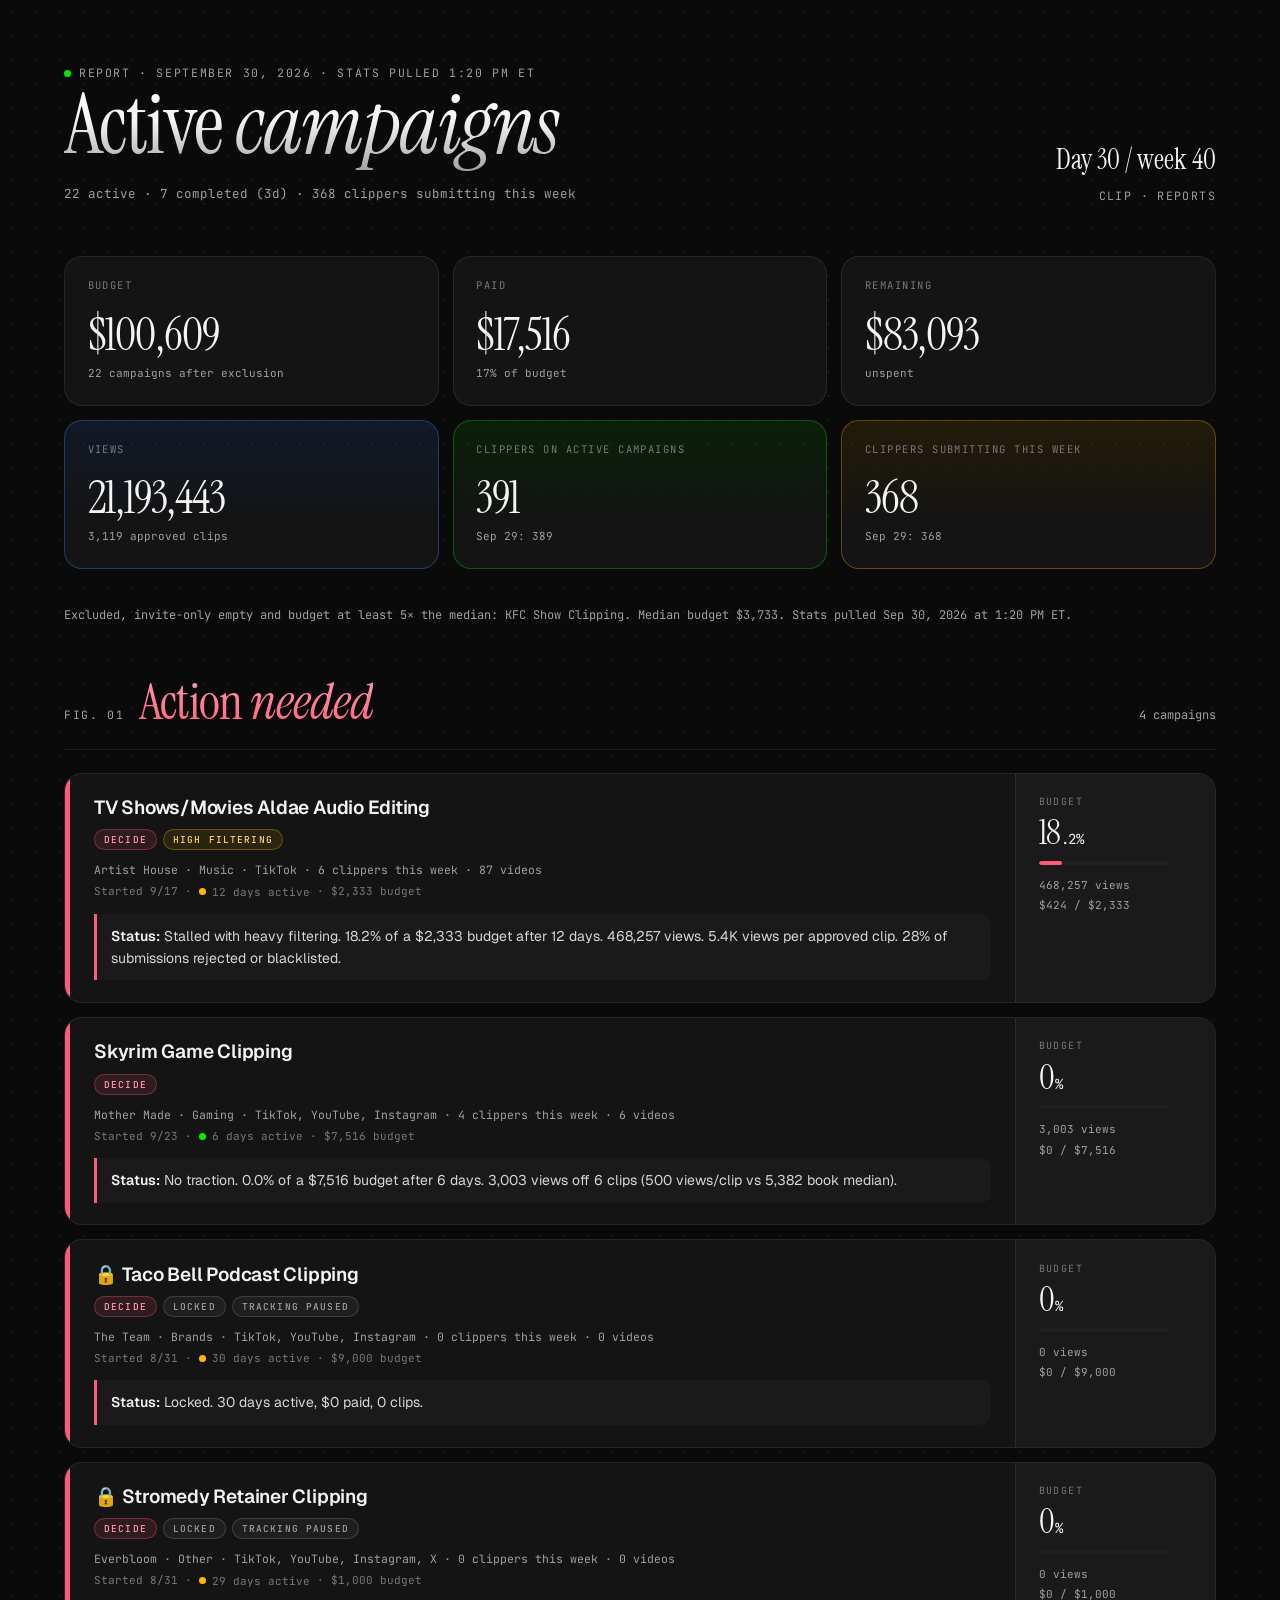
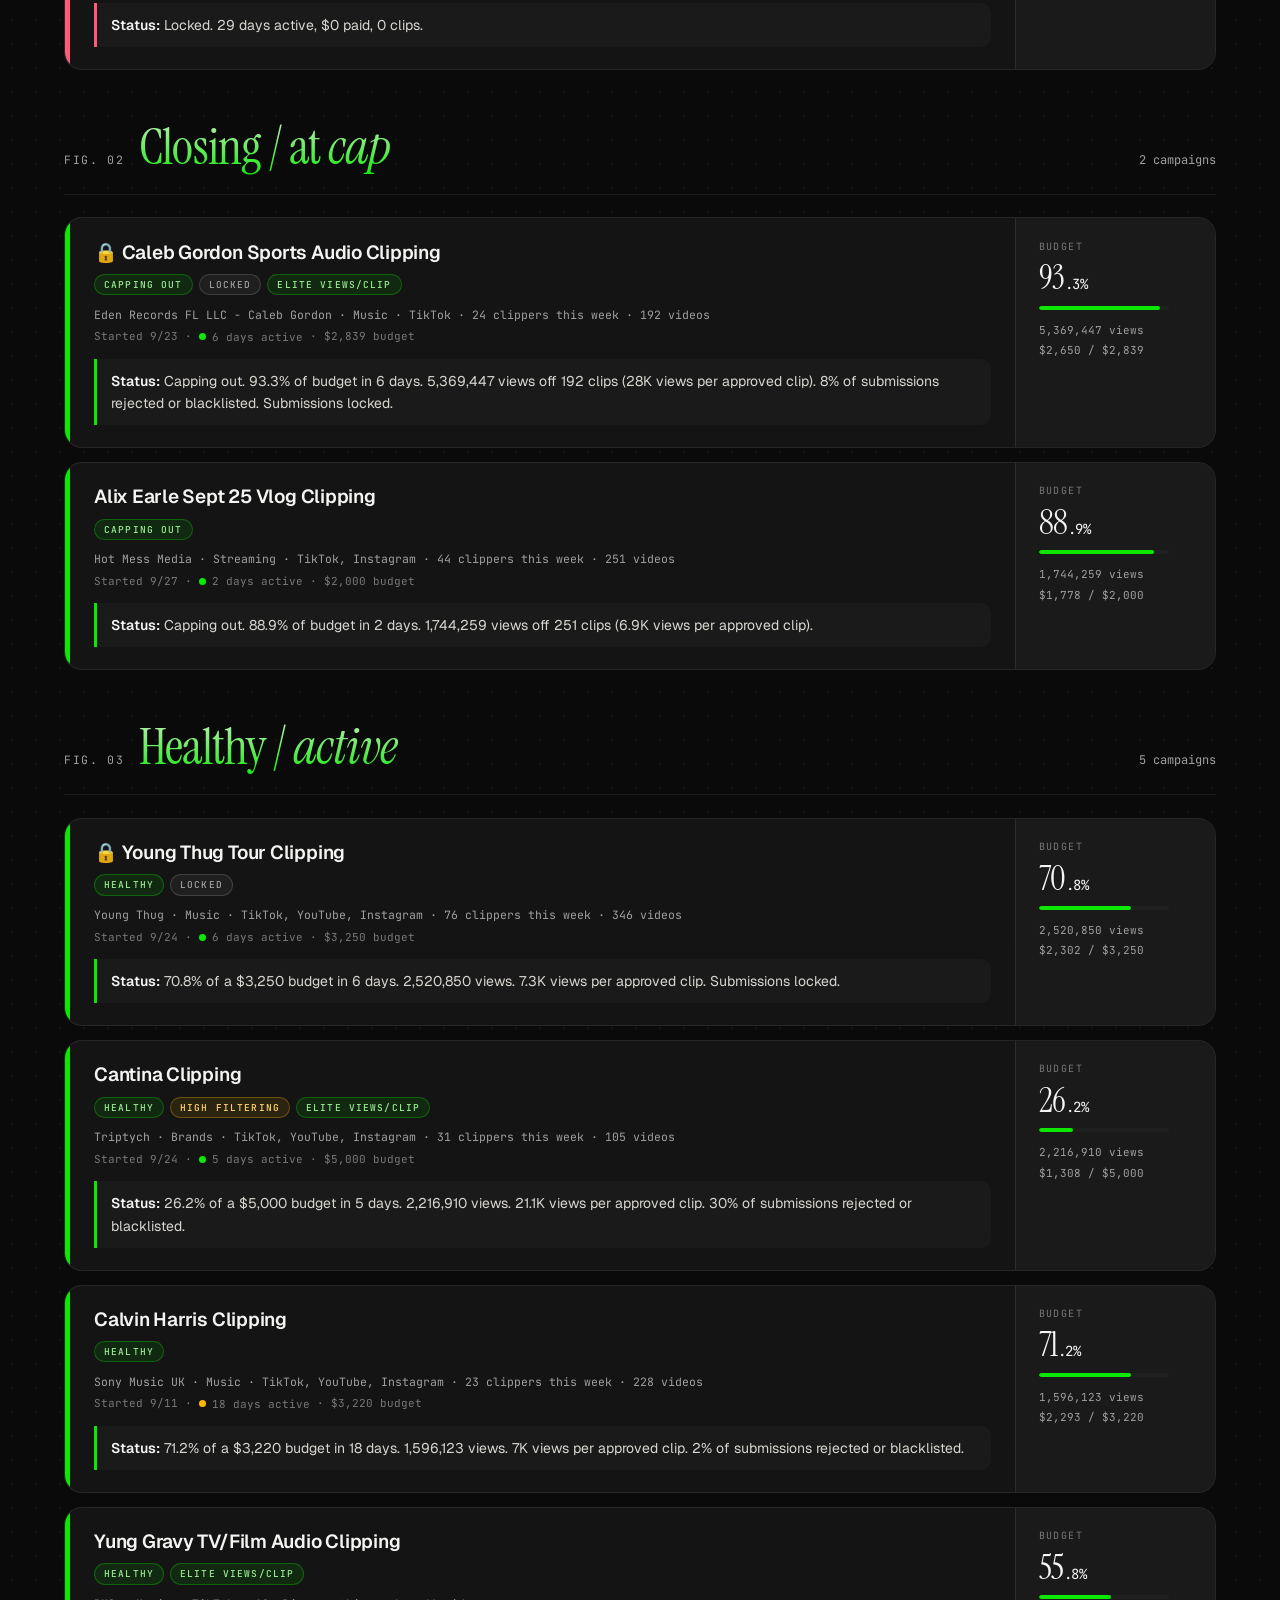
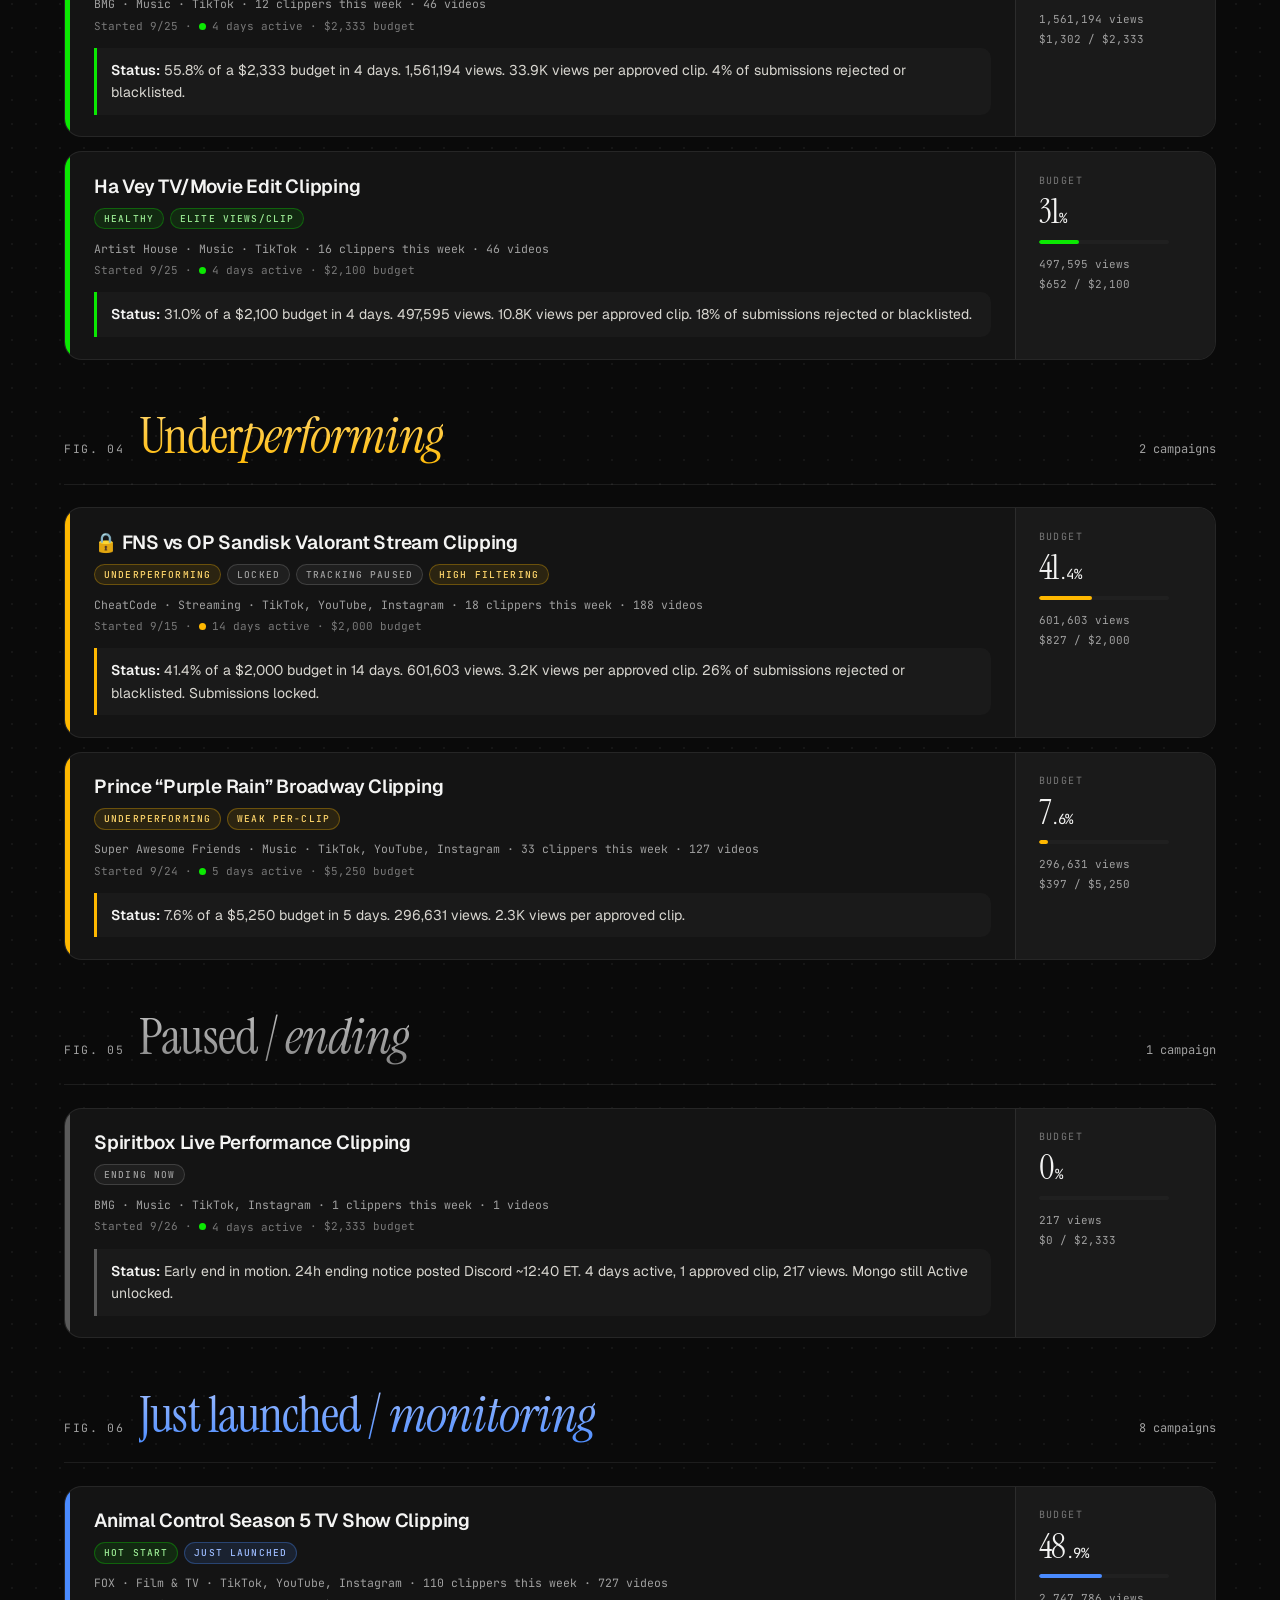
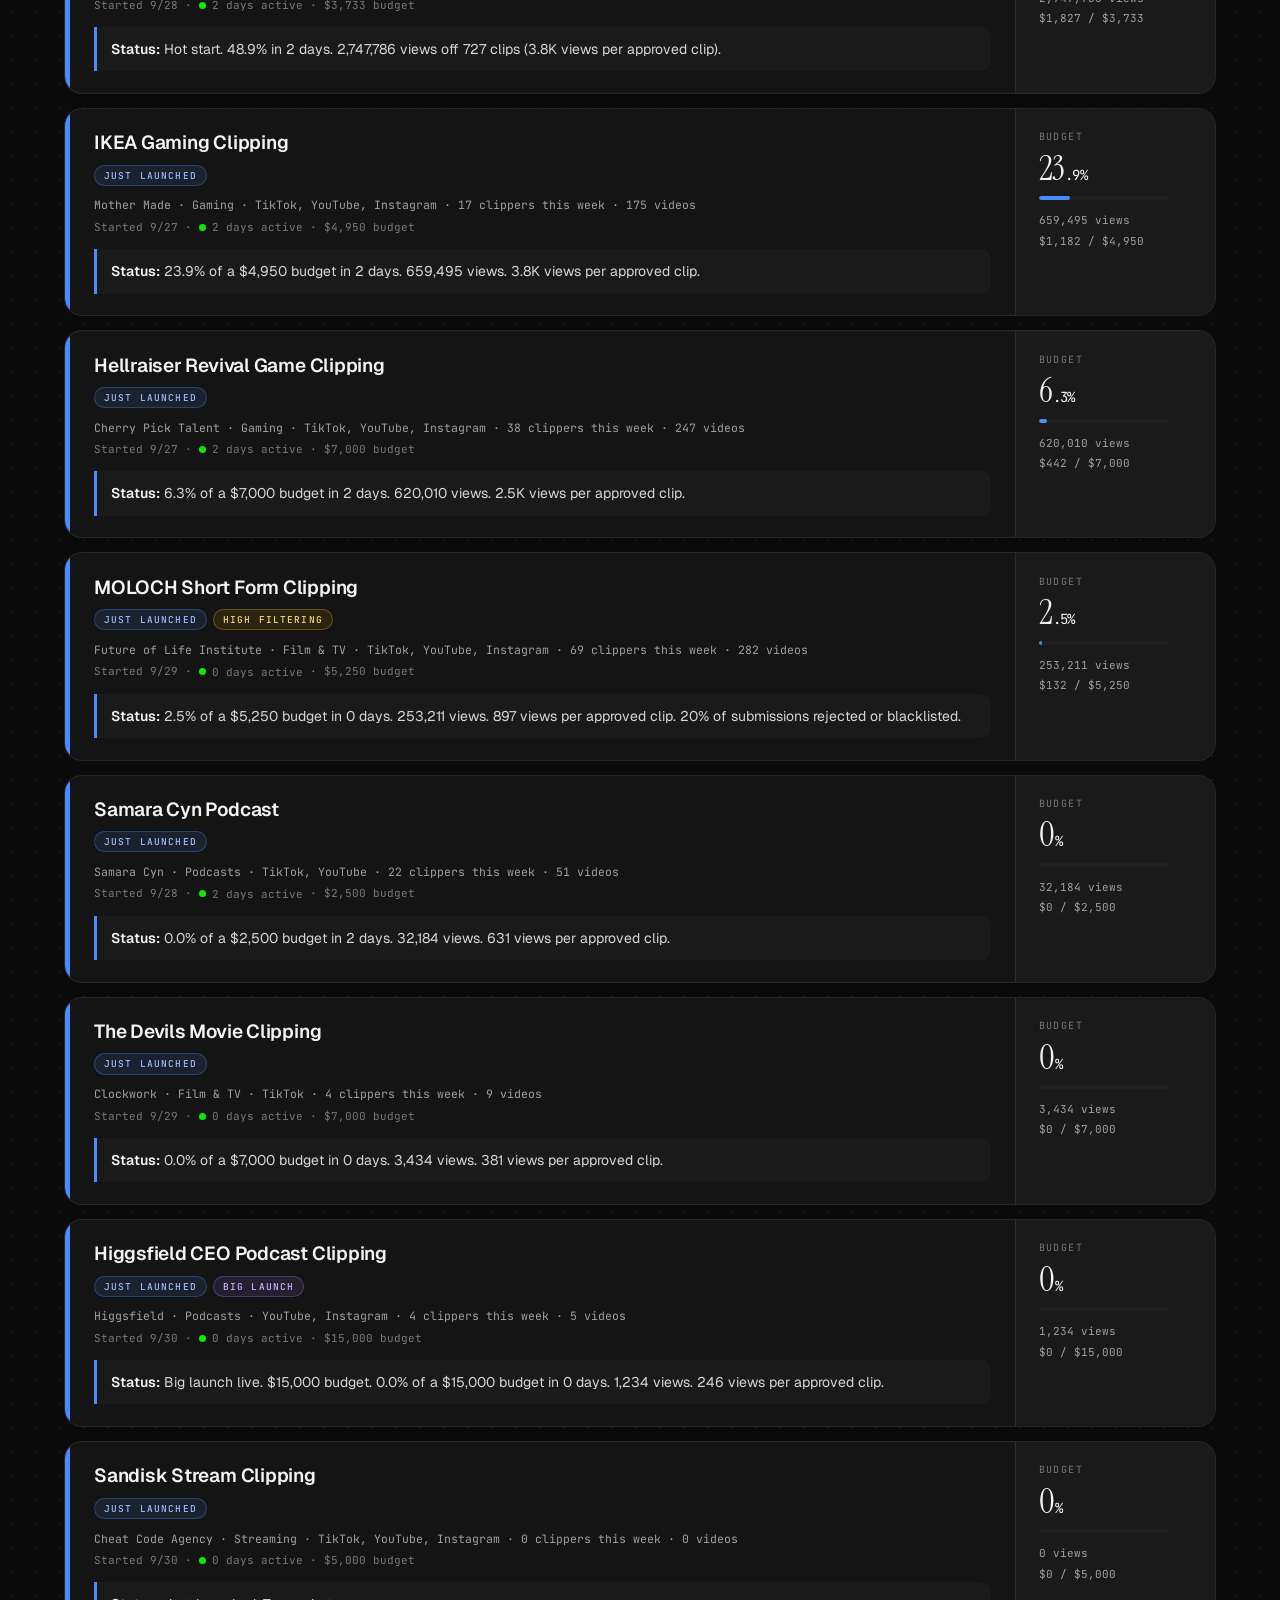
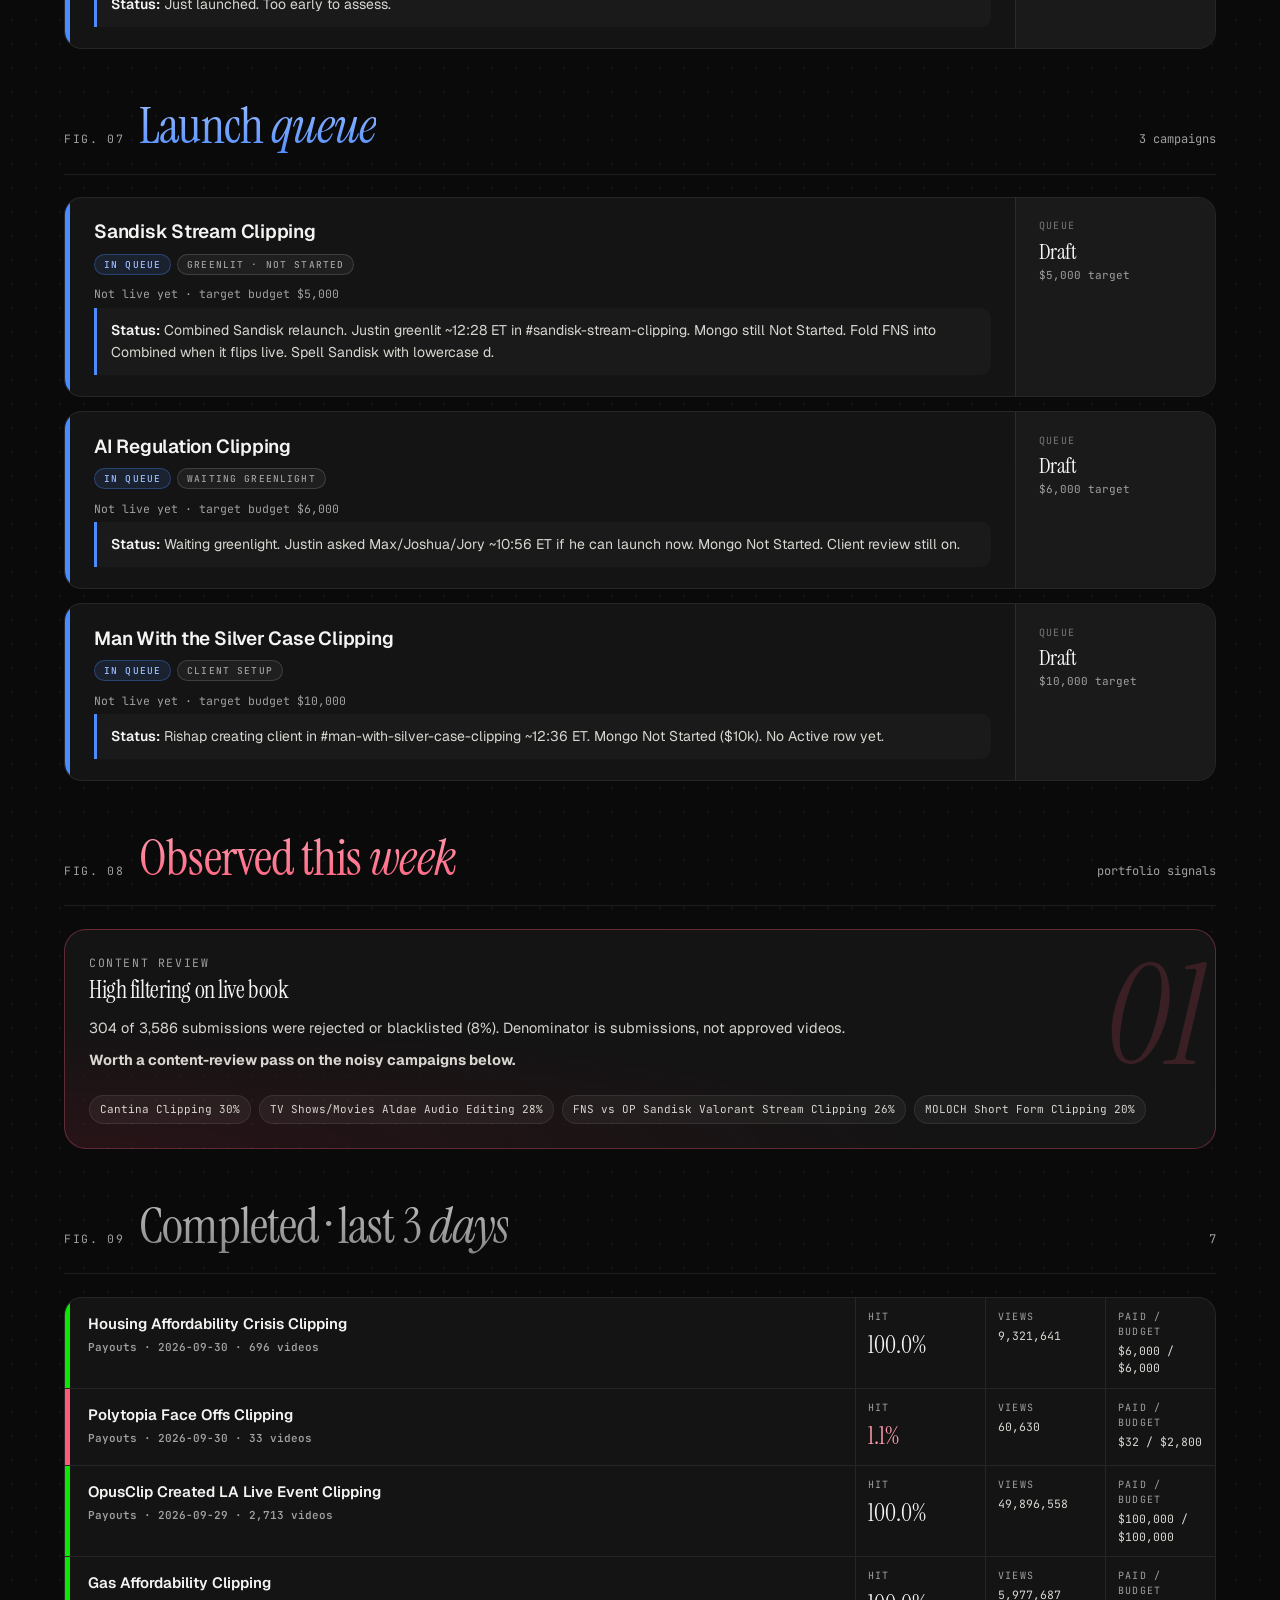
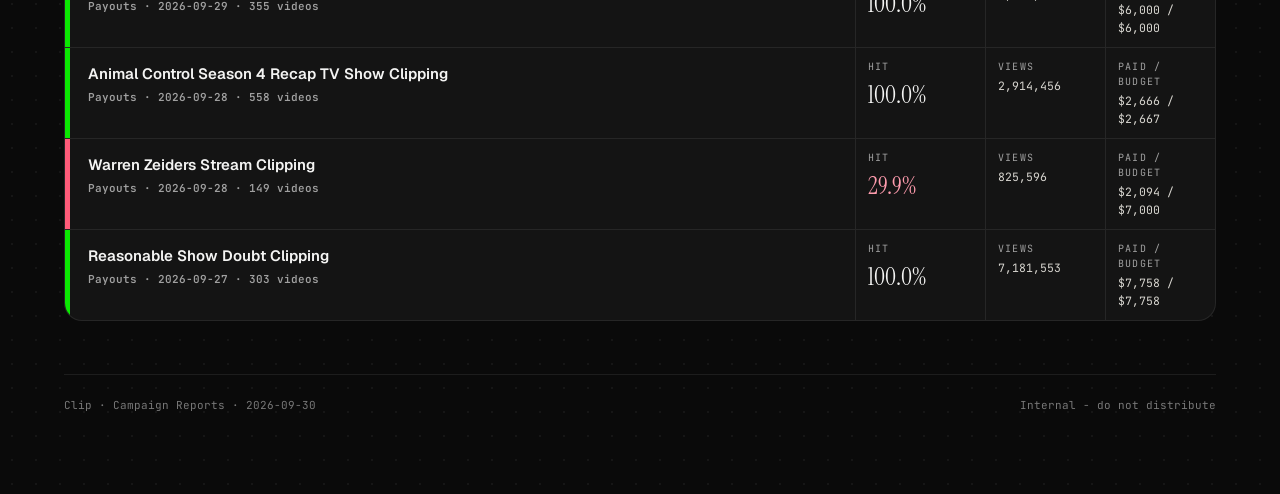
<file: CLIP-Campaign-Report-2026-09-30-fresh-1321.html>
<!DOCTYPE html>
<html lang="en">
<head>
<meta charset="utf-8"/>
<meta name="viewport" content="width=device-width, initial-scale=1"/>
<title>Clip , Active Campaign Reports · 2026-09-30</title>
<link href="https://fonts.googleapis.com/css2?family=Geist:wght@400;500;600;700&family=Instrument+Serif:ital@0;1&family=JetBrains+Mono:wght@400;500&display=swap" rel="stylesheet">
<style>
:root{
--g:#0BE802;--g-dark:#24B31A;--g-ink:#063f02;--g-mint:#BDEFB6;
--night:#0A0A0A;--night-panel:#141414;--night-panel-2:#1a1a1a;--night-panel-3:#202020;
--ink:#F4F4F3;--ink-2:#d8d6d0;--muted:#a0a0a0;--muted-2:#787878;
--line:rgba(255,255,255,0.08);--line-2:rgba(255,255,255,0.14);
--amber:#FFB800;--amber-soft:rgba(255,184,0,.10);--amber-line:rgba(255,184,0,.30);--amber-ink:#FFD66B;
--blue:#4A8BFF;--blue-soft:rgba(74,139,255,.12);--blue-line:rgba(74,139,255,.32);--blue-ink:#9DBCFF;
--violet:#9C7BFF;--violet-soft:rgba(156,123,255,.12);--violet-line:rgba(156,123,255,.32);--violet-ink:#C4B0FF;
--rose:#FF5B79;--rose-soft:rgba(255,91,121,.12);--rose-line:rgba(255,91,121,.32);--rose-ink:#FF9CAE;
--green-soft:rgba(11,232,2,.10);--green-line:rgba(11,232,2,.30);
--nm-max:#7FB0FF;--nm-jory:#7CC08C;--nm-justin:#5BD3B5;--nm-emilio:#FF9D6A;--nm-joshua:#E5C079;
--max:1240px;--pad:clamp(20px,4vw,44px);--card:18px;--pill:999px;
--serif:'Instrument Serif',serif;--sans:'Geist',system-ui,sans-serif;--mono:'JetBrains Mono',monospace;
}
*{box-sizing:border-box}
html,body{margin:0;padding:0;background:var(--night);color:var(--ink);font-family:var(--sans);font-size:15px;line-height:1.5}
body{background-image:radial-gradient(rgba(255,255,255,0.05) 1px, transparent 1px);background-size:24px 24px}
.wrap{max-width:var(--max);margin:0 auto;padding:clamp(36px,5vw,72px) var(--pad) 80px}
h1,h2,h3{font-family:var(--serif);font-weight:400;letter-spacing:-0.018em;line-height:1.1;padding-bottom:.08em;margin:0;
background:linear-gradient(180deg,#ffffff 0%,#f4f4f3 42%,#9a9a9a 100%);-webkit-background-clip:text;background-clip:text;-webkit-text-fill-color:transparent}
h1{font-size:clamp(48px,7vw,84px);line-height:1.05}
h2{font-size:clamp(34px,4vw,52px)}
h3{font-size:clamp(22px,2.4vw,30px)}
.it{font-style:italic}
.eyebrow{font-family:var(--mono);font-size:11.5px;letter-spacing:.14em;text-transform:uppercase;color:var(--muted)}
.pulse{display:inline-block;width:7px;height:7px;border-radius:50%;background:var(--g);margin-right:8px;animation:pulse 1.6s ease infinite;vertical-align:middle}
@keyframes pulse{0%,100%{opacity:1}50%{opacity:.35}}
.hdr{display:flex;justify-content:space-between;align-items:flex-end;gap:2rem;margin-bottom:3.5rem}
.hdr .sub{font-family:var(--mono);font-size:12.5px;color:var(--muted);margin-top:.6rem}
.hdr-right{text-align:right}
.hdr-right .day{font-family:var(--serif);font-size:28px;color:var(--ink);-webkit-text-fill-color:var(--ink);background:none}
.hdr-right .tag{font-family:var(--mono);font-size:11.5px;color:var(--muted);letter-spacing:.12em;text-transform:uppercase;margin-top:.35rem}
.ov{display:grid;grid-template-columns:repeat(6,1fr);gap:14px;margin-bottom:2.5rem}
.ov .cell{grid-column:span 2;padding:1.4rem 1.5rem 1.55rem;border-radius:var(--card);background:var(--night-panel);border:1px solid var(--line)}
.ov .lbl{font-family:var(--mono);font-size:10.5px;letter-spacing:.14em;text-transform:uppercase;color:var(--muted-2);margin-bottom:1.1rem}
.ov .val{font-family:var(--serif);font-size:46px;line-height:1;letter-spacing:-0.022em;color:var(--ink);margin-bottom:.55rem;-webkit-text-fill-color:var(--ink);background:none}
.ov .sub{font-family:var(--mono);font-size:11px;color:var(--muted)}
.ov .tint-blue{background:linear-gradient(180deg,var(--blue-soft) 0%,var(--night-panel) 70%);border-color:var(--blue-line)}
.ov .tint-green{background:linear-gradient(180deg,var(--green-soft) 0%,var(--night-panel) 70%);border-color:var(--green-line)}
.ov .tint-amber{background:linear-gradient(180deg,var(--amber-soft) 0%,var(--night-panel) 70%);border-color:var(--amber-line)}
.excl{font-family:var(--mono);font-size:12px;color:var(--muted);margin:0 0 2.5rem;line-height:1.55}
.sec{margin-top:3.25rem}
.sec-hd{display:flex;align-items:baseline;gap:1rem;padding-bottom:1rem;border-bottom:1px solid var(--line);margin-bottom:1.5rem;flex-wrap:wrap}
.sec-hd .count{margin-left:auto;font-family:var(--mono);font-size:12px;color:var(--muted)}
.sec-hd.rose h2{background:linear-gradient(180deg,var(--rose-ink) 0%,var(--rose) 100%);-webkit-background-clip:text;background-clip:text;-webkit-text-fill-color:transparent}
.sec-hd.green h2{background:linear-gradient(180deg,var(--g-mint) 0%,var(--g) 100%);-webkit-background-clip:text;background-clip:text;-webkit-text-fill-color:transparent}
.sec-hd.amber h2{background:linear-gradient(180deg,var(--amber-ink) 0%,var(--amber) 100%);-webkit-background-clip:text;background-clip:text;-webkit-text-fill-color:transparent}
.sec-hd.blue h2{background:linear-gradient(180deg,var(--blue-ink) 0%,var(--blue) 100%);-webkit-background-clip:text;background-clip:text;-webkit-text-fill-color:transparent}
.sec-hd.muted h2{background:linear-gradient(180deg,#c0c0c0 0%,#808080 100%);-webkit-background-clip:text;background-clip:text;-webkit-text-fill-color:transparent}
.cards{display:flex;flex-direction:column;gap:14px}
.card{display:grid;grid-template-columns:5px 1fr 200px;background:var(--night-panel);border:1px solid var(--line);border-radius:var(--card);overflow:hidden;transition:border-color .15s}
.card:hover{border-color:var(--line-2)}
.card .cbar{background:#5a5a5a}
.card.green .cbar{background:var(--g)}
.card.amber .cbar{background:var(--amber)}
.card.rose .cbar{background:var(--rose)}
.card.blue .cbar{background:var(--blue)}
.card.muted .cbar{background:#5a5a5a}
.card.violet .cbar{background:var(--violet)}
.main{padding:1.35rem 1.6rem 1.45rem}
.c-title{font-family:var(--sans);font-weight:600;font-size:19px;letter-spacing:-0.012em;margin-bottom:.45rem}
.badges{display:flex;flex-wrap:wrap;gap:6px;margin-bottom:.7rem}
.badge{font-family:var(--mono);font-size:9.5px;letter-spacing:.12em;text-transform:uppercase;font-weight:500;border-radius:var(--pill);padding:3px 9px;line-height:1.4;border:1px solid transparent}
.badge.green{background:var(--green-soft);color:#9CEC95;border-color:var(--green-line)}
.badge.amber{background:var(--amber-soft);color:var(--amber-ink);border-color:var(--amber-line)}
.badge.rose{background:var(--rose-soft);color:var(--rose-ink);border-color:var(--rose-line)}
.badge.blue{background:var(--blue-soft);color:var(--blue-ink);border-color:var(--blue-line)}
.badge.muted{background:rgba(255,255,255,.05);color:#a0a0a0;border-color:var(--line-2)}
.badge.violet{background:var(--violet-soft);color:var(--violet-ink);border-color:var(--violet-line)}
.meta1{font-family:var(--mono);font-size:11.5px;color:var(--muted);margin-bottom:.35rem}
.meta2{font-family:var(--mono);font-size:11px;color:var(--muted-2);margin-bottom:.9rem}
.pill-chip{display:inline-flex;align-items:center;gap:6px}
.pill-chip .dot{width:7px;height:7px;border-radius:50%;display:inline-block}
.pill-chip .dot.green{background:var(--g)}
.pill-chip .dot.amber{background:var(--amber)}
.pill-chip .dot.muted{background:#5a5a5a}
.note{background:var(--night-panel-2);border-left:3px solid var(--line-2);padding:11px 14px;border-radius:0 10px 10px 0;color:var(--ink-2);font-size:14px;line-height:1.6}
.card.green .note{border-left-color:var(--g)}
.card.amber .note{border-left-color:var(--amber)}
.card.rose .note{border-left-color:var(--rose)}
.card.blue .note{border-left-color:var(--blue)}
.card.muted .note{border-left-color:#5a5a5a}
.note b,.note strong{color:var(--ink);font-weight:600}
.cm-slot{margin-top:.65rem;font-family:var(--mono);font-size:11.5px;color:var(--muted);padding-top:.55rem;border-top:1px dashed var(--line)}
.cm-blank{color:var(--muted-2);font-style:italic}
.nm{font-weight:600}
.nm-justin{color:var(--nm-justin)}
.nm-joshua{color:var(--nm-joshua)}
.nm-max{color:var(--nm-max)}
.nm-jory{color:var(--nm-jory)}
.nm-emilio{color:var(--nm-emilio)}
.rhs{padding:1.35rem 1.5rem;background:var(--night-panel-2);border-left:1px solid var(--line);display:flex;flex-direction:column}
.r-lbl{font-family:var(--mono);font-size:10px;letter-spacing:.14em;text-transform:uppercase;color:var(--muted-2);margin-bottom:.5rem}
.r-bpct{font-family:var(--serif);font-size:34px;line-height:1;letter-spacing:-0.02em;color:var(--ink);-webkit-text-fill-color:var(--ink);background:none}
.r-bpct .pct{font-family:var(--mono);font-size:14px;color:var(--muted);margin-left:1px}
.prog{width:130px;height:4px;background:var(--night-panel-3);border-radius:4px;margin:.7rem 0 .8rem;overflow:hidden}
.prog i{display:block;height:100%;background:currentColor;border-radius:4px}
.card.green .prog i{background:var(--g)}
.card.amber .prog i{background:var(--amber)}
.card.rose .prog i{background:var(--rose)}
.card.blue .prog i{background:var(--blue)}
.card.muted .prog i{background:#5a5a5a}
.r-views,.r-paid{font-family:var(--mono);font-size:11px;color:var(--muted);margin-top:.25rem}
.obs-grid{display:grid;gap:14px}
.why-card{border-radius:22px;padding:1.6rem;min-height:220px;display:flex;flex-direction:column;position:relative;overflow:hidden}
.why-card.rose{background:radial-gradient(120% 90% at 0% 100%,var(--rose-soft) 0%,var(--night-panel) 65%);border:1px solid var(--rose-line)}
.why-card .huge{font-family:var(--serif);font-style:italic;font-size:140px;position:absolute;top:-20px;right:10px;color:color-mix(in srgb,var(--rose) 50%,transparent);opacity:.32;pointer-events:none;-webkit-text-fill-color:unset;background:none}
.why-card h3{background:none;-webkit-background-clip:initial;-webkit-text-fill-color:var(--ink);color:var(--ink);font-size:24px;margin:.4rem 0 .8rem}
.why-card p{font-size:14.5px;color:var(--ink-2);line-height:1.55;margin:0 0 .6rem}
.why-card .pills{display:flex;flex-wrap:wrap;gap:8px;margin-top:auto}
.pill{font-family:var(--mono);font-size:11px;padding:5px 10px;border-radius:var(--pill);background:rgba(255,255,255,.05);border:1px solid var(--line);color:var(--ink-2)}
.done{background:var(--night-panel);border:1px solid var(--line);border-radius:var(--card);overflow:hidden}
.done .row{display:grid;grid-template-columns:5px 1fr 130px 120px 110px;border-bottom:1px solid var(--line)}
.done .row:last-child{border-bottom:none}
.done .bar{background:var(--g)}
.done .row.amber .bar{background:var(--amber)}
.done .row.muted .bar{background:#5a5a5a}
.done .row.rose .bar{background:var(--rose)}
.done .nm{padding:1rem 1.2rem}
.done .nm .n{font-weight:600;font-size:15px}
.done .nm .dmeta{font-family:var(--mono);font-size:11px;color:var(--muted);margin-top:.25rem}
.done .col{padding:.75rem .8rem;border-left:1px solid var(--line)}
.done .col .lbl{font-family:var(--mono);font-size:10px;text-transform:uppercase;letter-spacing:.12em;color:var(--muted);margin-bottom:.2rem}
.done .col .big{font-family:var(--serif);font-size:24px;color:var(--ink);-webkit-text-fill-color:var(--ink);background:none}
.done .row.muted .col .big{color:var(--ink-2);-webkit-text-fill-color:var(--ink-2)}
.done .row.rose .col .big{color:var(--rose-ink);-webkit-text-fill-color:var(--rose-ink)}
.done .col .v{font-family:var(--mono);font-size:11.5px;color:var(--ink-2)}
footer.ft{border-top:1px solid var(--line);padding-top:1.5rem;margin-top:3.5rem;display:flex;justify-content:space-between;font-family:var(--mono);font-size:11px;color:var(--muted-2)}
@media print{
  *{-webkit-print-color-adjust:exact !important;print-color-adjust:exact !important;color-adjust:exact !important}
  html,body{background:var(--night) !important;color:var(--ink) !important}
  body{background-image:none !important}
  html,body,.wrap{overflow-x:hidden !important}
  .wrap{padding:1.5rem;max-width:100%}
  h1,h2,h3{background:none !important;-webkit-background-clip:initial !important;background-clip:initial !important;-webkit-text-fill-color:#f4f4f3 !important;color:#f4f4f3 !important}
  .sec-hd.rose h2{-webkit-text-fill-color:var(--rose-ink) !important;color:var(--rose-ink) !important}
  .sec-hd.green h2{-webkit-text-fill-color:#9CEC95 !important;color:#9CEC95 !important}
  .sec-hd.amber h2{-webkit-text-fill-color:var(--amber-ink) !important;color:var(--amber-ink) !important}
  .sec-hd.blue h2{-webkit-text-fill-color:var(--blue-ink) !important;color:var(--blue-ink) !important}
  .sec-hd.muted h2{-webkit-text-fill-color:#a0a0a0 !important;color:#a0a0a0 !important}
  .why-card h3{-webkit-text-fill-color:var(--ink) !important;color:var(--ink) !important}
  .ov{grid-template-columns:repeat(3,1fr) !important}
  .ov .cell{grid-column:span 1 !important}
  .card{grid-template-columns:5px 1fr 180px !important}
  .obs-grid{grid-template-columns:1fr !important}
  .why-card{min-height:0 !important}
  .huge{font-size:96px !important}
  .done .row{grid-template-columns:5px 1fr 90px 90px 90px !important}
  .done .col{padding:.75rem .6rem !important}
  .main,.note,.why-card p{overflow-wrap:anywhere}
  .card,.why-card,.ov .cell,.done .row{break-inside:avoid;page-break-inside:avoid}
  .sec-hd{break-after:avoid;page-break-after:avoid}
  .sec,.ov,.done,.cards,.obs-grid{break-inside:auto;page-break-inside:auto}
  .sec{margin-top:2.5rem}
}
@page{margin:0.4in;background:#0A0A0A}
@media(max-width:900px){
  .ov{grid-template-columns:repeat(2,1fr)}
  .ov .cell{grid-column:span 1}
  .card{grid-template-columns:5px 1fr 170px}
  .done .row{grid-template-columns:5px 1fr 110px}
  .done .col:nth-child(n+4){display:none}
  .hdr{flex-direction:column}
}
@media(max-width:600px){
  .card{grid-template-columns:5px 1fr}
  .cbar{grid-row:1 / span 2}
  .main{grid-column:2;grid-row:1}
  .rhs{grid-column:2;grid-row:2;border-left:none;border-top:1px solid var(--line);flex-direction:row;flex-wrap:wrap;gap:.6rem 2rem;align-items:center}
}
</style>
</head>
<body>
<div class="wrap">
  <header class="hdr">
    <div>
      <div class="eyebrow"><span class="pulse"></span>Report · September 30, 2026 · stats pulled 1:20 PM ET</div>
      <h1>Active <span class="it">campaigns</span></h1>
      <div class="sub">22 active · 7 completed (3d) · 368 clippers submitting this week</div>
    </div>
    <div class="hdr-right">
      <div class="day">Day 30 / week 40</div>
      <div class="tag">Clip · Reports</div>
    </div>
  </header>

  
<div class="ov">
  <div class="cell">
    <div class="lbl">Budget</div>
    <div class="val">$100,609</div>
    <div class="sub">22 campaigns after exclusion</div>
  </div>
  <div class="cell">
    <div class="lbl">Paid</div>
    <div class="val">$17,516</div>
    <div class="sub">17% of budget</div>
  </div>
  <div class="cell">
    <div class="lbl">Remaining</div>
    <div class="val">$83,093</div>
    <div class="sub">unspent</div>
  </div>
  <div class="cell tint-blue">
    <div class="lbl">Views</div>
    <div class="val">21,193,443</div>
    <div class="sub">3,119 approved clips</div>
  </div>
  <div class="cell tint-green">
    <div class="lbl">Clippers on Active Campaigns</div>
    <div class="val">391</div>
    <div class="sub">Sep 29: 389</div>
  </div>
  <div class="cell tint-amber">
    <div class="lbl">Clippers Submitting This Week</div>
    <div class="val">368</div>
    <div class="sub">Sep 29: 368</div>
  </div>
</div>
  <p class="excl">Excluded, invite-only empty and budget at least 5× the median: KFC Show Clipping. Median budget $3,733. Stats pulled Sep 30, 2026 at 1:20 PM ET.</p>

  
        <section class="sec">
          
    <div class="sec-hd rose">
      <div class="eyebrow">FIG. 01</div>
      <h2>Action <span class="it">needed</span></h2>
      <div class="count">4 campaigns</div>
    </div>
          <div class="cards">
    <article class="card rose">
      <div class="cbar"></div>
      <div class="main">
        <div class="c-title">TV Shows/Movies Aldae Audio Editing</div>
        <div class="badges"><span class="badge rose">DECIDE</span><span class="badge amber">HIGH FILTERING</span></div>
        <div class="meta1">Artist House · Music · TikTok · 6 clippers this week · 87 videos</div>
        <div class="meta2">Started 9/17 · <span class="pill-chip"><span class="dot amber"></span>12 days active</span> · $2,333 budget</div>
        <div class="note"><b>Status:</b> Stalled with heavy filtering. 18.2% of a $2,333 budget after 12 days. 468,257 views. 5.4K views per approved clip. 28% of submissions rejected or blacklisted.</div>
      </div>
      <div class="rhs">
        <div>
          <div class="r-lbl">BUDGET</div>
          <div class="r-bpct">18<span class="pct">.2%</span></div>
          <div class="prog"><i style="width:18.2%"></i></div>
          <div class="r-views">468,257 views</div>
          <div class="r-paid">$424 / $2,333</div>
        </div>
      </div>
    </article>

    <article class="card rose">
      <div class="cbar"></div>
      <div class="main">
        <div class="c-title">Skyrim Game Clipping</div>
        <div class="badges"><span class="badge rose">DECIDE</span></div>
        <div class="meta1">Mother Made · Gaming · TikTok, YouTube, Instagram · 4 clippers this week · 6 videos</div>
        <div class="meta2">Started 9/23 · <span class="pill-chip"><span class="dot green"></span>6 days active</span> · $7,516 budget</div>
        <div class="note"><b>Status:</b> No traction. 0.0% of a $7,516 budget after 6 days. 3,003 views off 6 clips (500 views/clip vs 5,382 book median).</div>
      </div>
      <div class="rhs">
        <div>
          <div class="r-lbl">BUDGET</div>
          <div class="r-bpct">0<span class="pct">%</span></div>
          <div class="prog"><i style="width:0.0%"></i></div>
          <div class="r-views">3,003 views</div>
          <div class="r-paid">$0 / $7,516</div>
        </div>
      </div>
    </article>

    <article class="card rose">
      <div class="cbar"></div>
      <div class="main">
        <div class="c-title">🔒 Taco Bell Podcast Clipping</div>
        <div class="badges"><span class="badge rose">DECIDE</span><span class="badge muted">LOCKED</span><span class="badge muted">TRACKING PAUSED</span></div>
        <div class="meta1">The Team · Brands · TikTok, YouTube, Instagram · 0 clippers this week · 0 videos</div>
        <div class="meta2">Started 8/31 · <span class="pill-chip"><span class="dot amber"></span>30 days active</span> · $9,000 budget</div>
        <div class="note"><b>Status:</b> Locked. 30 days active, $0 paid, 0 clips.</div>
      </div>
      <div class="rhs">
        <div>
          <div class="r-lbl">BUDGET</div>
          <div class="r-bpct">0<span class="pct">%</span></div>
          <div class="prog"><i style="width:0.0%"></i></div>
          <div class="r-views">0 views</div>
          <div class="r-paid">$0 / $9,000</div>
        </div>
      </div>
    </article>

    <article class="card rose">
      <div class="cbar"></div>
      <div class="main">
        <div class="c-title">🔒 Stromedy Retainer Clipping</div>
        <div class="badges"><span class="badge rose">DECIDE</span><span class="badge muted">LOCKED</span><span class="badge muted">TRACKING PAUSED</span></div>
        <div class="meta1">Everbloom · Other · TikTok, YouTube, Instagram, X · 0 clippers this week · 0 videos</div>
        <div class="meta2">Started 8/31 · <span class="pill-chip"><span class="dot amber"></span>29 days active</span> · $1,000 budget</div>
        <div class="note"><b>Status:</b> Locked. 29 days active, $0 paid, 0 clips.</div>
      </div>
      <div class="rhs">
        <div>
          <div class="r-lbl">BUDGET</div>
          <div class="r-bpct">0<span class="pct">%</span></div>
          <div class="prog"><i style="width:0.0%"></i></div>
          <div class="r-views">0 views</div>
          <div class="r-paid">$0 / $1,000</div>
        </div>
      </div>
    </article></div>
        </section>
        <section class="sec">
          
    <div class="sec-hd green">
      <div class="eyebrow">FIG. 02</div>
      <h2>Closing / at <span class="it">cap</span></h2>
      <div class="count">2 campaigns</div>
    </div>
          <div class="cards">
    <article class="card green">
      <div class="cbar"></div>
      <div class="main">
        <div class="c-title">🔒 Caleb Gordon Sports Audio Clipping</div>
        <div class="badges"><span class="badge green">CAPPING OUT</span><span class="badge muted">LOCKED</span><span class="badge green">ELITE VIEWS/CLIP</span></div>
        <div class="meta1">Eden Records FL LLC - Caleb Gordon · Music · TikTok · 24 clippers this week · 192 videos</div>
        <div class="meta2">Started 9/23 · <span class="pill-chip"><span class="dot green"></span>6 days active</span> · $2,839 budget</div>
        <div class="note"><b>Status:</b> Capping out. 93.3% of budget in 6 days. 5,369,447 views off 192 clips (28K views per approved clip). 8% of submissions rejected or blacklisted. Submissions locked.</div>
      </div>
      <div class="rhs">
        <div>
          <div class="r-lbl">BUDGET</div>
          <div class="r-bpct">93<span class="pct">.3%</span></div>
          <div class="prog"><i style="width:93.3%"></i></div>
          <div class="r-views">5,369,447 views</div>
          <div class="r-paid">$2,650 / $2,839</div>
        </div>
      </div>
    </article>

    <article class="card green">
      <div class="cbar"></div>
      <div class="main">
        <div class="c-title">Alix Earle Sept 25 Vlog Clipping</div>
        <div class="badges"><span class="badge green">CAPPING OUT</span></div>
        <div class="meta1">Hot Mess Media · Streaming · TikTok, Instagram · 44 clippers this week · 251 videos</div>
        <div class="meta2">Started 9/27 · <span class="pill-chip"><span class="dot green"></span>2 days active</span> · $2,000 budget</div>
        <div class="note"><b>Status:</b> Capping out. 88.9% of budget in 2 days. 1,744,259 views off 251 clips (6.9K views per approved clip).</div>
      </div>
      <div class="rhs">
        <div>
          <div class="r-lbl">BUDGET</div>
          <div class="r-bpct">88<span class="pct">.9%</span></div>
          <div class="prog"><i style="width:88.9%"></i></div>
          <div class="r-views">1,744,259 views</div>
          <div class="r-paid">$1,778 / $2,000</div>
        </div>
      </div>
    </article></div>
        </section>
        <section class="sec">
          
    <div class="sec-hd green">
      <div class="eyebrow">FIG. 03</div>
      <h2>Healthy / <span class="it">active</span></h2>
      <div class="count">5 campaigns</div>
    </div>
          <div class="cards">
    <article class="card green">
      <div class="cbar"></div>
      <div class="main">
        <div class="c-title">🔒 Young Thug Tour Clipping</div>
        <div class="badges"><span class="badge green">HEALTHY</span><span class="badge muted">LOCKED</span></div>
        <div class="meta1">Young Thug · Music · TikTok, YouTube, Instagram · 76 clippers this week · 346 videos</div>
        <div class="meta2">Started 9/24 · <span class="pill-chip"><span class="dot green"></span>6 days active</span> · $3,250 budget</div>
        <div class="note"><b>Status:</b> 70.8% of a $3,250 budget in 6 days. 2,520,850 views. 7.3K views per approved clip. Submissions locked.</div>
      </div>
      <div class="rhs">
        <div>
          <div class="r-lbl">BUDGET</div>
          <div class="r-bpct">70<span class="pct">.8%</span></div>
          <div class="prog"><i style="width:70.8%"></i></div>
          <div class="r-views">2,520,850 views</div>
          <div class="r-paid">$2,302 / $3,250</div>
        </div>
      </div>
    </article>

    <article class="card green">
      <div class="cbar"></div>
      <div class="main">
        <div class="c-title">Cantina Clipping</div>
        <div class="badges"><span class="badge green">HEALTHY</span><span class="badge amber">HIGH FILTERING</span><span class="badge green">ELITE VIEWS/CLIP</span></div>
        <div class="meta1">Triptych · Brands · TikTok, YouTube, Instagram · 31 clippers this week · 105 videos</div>
        <div class="meta2">Started 9/24 · <span class="pill-chip"><span class="dot green"></span>5 days active</span> · $5,000 budget</div>
        <div class="note"><b>Status:</b> 26.2% of a $5,000 budget in 5 days. 2,216,910 views. 21.1K views per approved clip. 30% of submissions rejected or blacklisted.</div>
      </div>
      <div class="rhs">
        <div>
          <div class="r-lbl">BUDGET</div>
          <div class="r-bpct">26<span class="pct">.2%</span></div>
          <div class="prog"><i style="width:26.2%"></i></div>
          <div class="r-views">2,216,910 views</div>
          <div class="r-paid">$1,308 / $5,000</div>
        </div>
      </div>
    </article>

    <article class="card green">
      <div class="cbar"></div>
      <div class="main">
        <div class="c-title">Calvin Harris Clipping</div>
        <div class="badges"><span class="badge green">HEALTHY</span></div>
        <div class="meta1">Sony Music UK · Music · TikTok, YouTube, Instagram · 23 clippers this week · 228 videos</div>
        <div class="meta2">Started 9/11 · <span class="pill-chip"><span class="dot amber"></span>18 days active</span> · $3,220 budget</div>
        <div class="note"><b>Status:</b> 71.2% of a $3,220 budget in 18 days. 1,596,123 views. 7K views per approved clip. 2% of submissions rejected or blacklisted.</div>
      </div>
      <div class="rhs">
        <div>
          <div class="r-lbl">BUDGET</div>
          <div class="r-bpct">71<span class="pct">.2%</span></div>
          <div class="prog"><i style="width:71.2%"></i></div>
          <div class="r-views">1,596,123 views</div>
          <div class="r-paid">$2,293 / $3,220</div>
        </div>
      </div>
    </article>

    <article class="card green">
      <div class="cbar"></div>
      <div class="main">
        <div class="c-title">Yung Gravy TV/Film Audio Clipping</div>
        <div class="badges"><span class="badge green">HEALTHY</span><span class="badge green">ELITE VIEWS/CLIP</span></div>
        <div class="meta1">BMG · Music · TikTok · 12 clippers this week · 46 videos</div>
        <div class="meta2">Started 9/25 · <span class="pill-chip"><span class="dot green"></span>4 days active</span> · $2,333 budget</div>
        <div class="note"><b>Status:</b> 55.8% of a $2,333 budget in 4 days. 1,561,194 views. 33.9K views per approved clip. 4% of submissions rejected or blacklisted.</div>
      </div>
      <div class="rhs">
        <div>
          <div class="r-lbl">BUDGET</div>
          <div class="r-bpct">55<span class="pct">.8%</span></div>
          <div class="prog"><i style="width:55.8%"></i></div>
          <div class="r-views">1,561,194 views</div>
          <div class="r-paid">$1,302 / $2,333</div>
        </div>
      </div>
    </article>

    <article class="card green">
      <div class="cbar"></div>
      <div class="main">
        <div class="c-title">Ha Vey TV/Movie Edit Clipping</div>
        <div class="badges"><span class="badge green">HEALTHY</span><span class="badge green">ELITE VIEWS/CLIP</span></div>
        <div class="meta1">Artist House · Music · TikTok · 16 clippers this week · 46 videos</div>
        <div class="meta2">Started 9/25 · <span class="pill-chip"><span class="dot green"></span>4 days active</span> · $2,100 budget</div>
        <div class="note"><b>Status:</b> 31.0% of a $2,100 budget in 4 days. 497,595 views. 10.8K views per approved clip. 18% of submissions rejected or blacklisted.</div>
      </div>
      <div class="rhs">
        <div>
          <div class="r-lbl">BUDGET</div>
          <div class="r-bpct">31<span class="pct">%</span></div>
          <div class="prog"><i style="width:31.0%"></i></div>
          <div class="r-views">497,595 views</div>
          <div class="r-paid">$652 / $2,100</div>
        </div>
      </div>
    </article></div>
        </section>
        <section class="sec">
          
    <div class="sec-hd amber">
      <div class="eyebrow">FIG. 04</div>
      <h2>Under<span class="it">performing</span></h2>
      <div class="count">2 campaigns</div>
    </div>
          <div class="cards">
    <article class="card amber">
      <div class="cbar"></div>
      <div class="main">
        <div class="c-title">🔒 FNS vs OP Sandisk Valorant Stream Clipping</div>
        <div class="badges"><span class="badge amber">UNDERPERFORMING</span><span class="badge muted">LOCKED</span><span class="badge muted">TRACKING PAUSED</span><span class="badge amber">HIGH FILTERING</span></div>
        <div class="meta1">CheatCode · Streaming · TikTok, YouTube, Instagram · 18 clippers this week · 188 videos</div>
        <div class="meta2">Started 9/15 · <span class="pill-chip"><span class="dot amber"></span>14 days active</span> · $2,000 budget</div>
        <div class="note"><b>Status:</b> 41.4% of a $2,000 budget in 14 days. 601,603 views. 3.2K views per approved clip. 26% of submissions rejected or blacklisted. Submissions locked.</div>
      </div>
      <div class="rhs">
        <div>
          <div class="r-lbl">BUDGET</div>
          <div class="r-bpct">41<span class="pct">.4%</span></div>
          <div class="prog"><i style="width:41.4%"></i></div>
          <div class="r-views">601,603 views</div>
          <div class="r-paid">$827 / $2,000</div>
        </div>
      </div>
    </article>

    <article class="card amber">
      <div class="cbar"></div>
      <div class="main">
        <div class="c-title">Prince “Purple Rain” Broadway Clipping</div>
        <div class="badges"><span class="badge amber">UNDERPERFORMING</span><span class="badge amber">WEAK PER-CLIP</span></div>
        <div class="meta1">Super Awesome Friends · Music · TikTok, YouTube, Instagram · 33 clippers this week · 127 videos</div>
        <div class="meta2">Started 9/24 · <span class="pill-chip"><span class="dot green"></span>5 days active</span> · $5,250 budget</div>
        <div class="note"><b>Status:</b> 7.6% of a $5,250 budget in 5 days. 296,631 views. 2.3K views per approved clip.</div>
      </div>
      <div class="rhs">
        <div>
          <div class="r-lbl">BUDGET</div>
          <div class="r-bpct">7<span class="pct">.6%</span></div>
          <div class="prog"><i style="width:7.6%"></i></div>
          <div class="r-views">296,631 views</div>
          <div class="r-paid">$397 / $5,250</div>
        </div>
      </div>
    </article></div>
        </section>
        <section class="sec">
          
    <div class="sec-hd muted">
      <div class="eyebrow">FIG. 05</div>
      <h2>Paused / <span class="it">ending</span></h2>
      <div class="count">1 campaign</div>
    </div>
          <div class="cards">
    <article class="card muted">
      <div class="cbar"></div>
      <div class="main">
        <div class="c-title">Spiritbox Live Performance Clipping</div>
        <div class="badges"><span class="badge muted">ENDING NOW</span></div>
        <div class="meta1">BMG · Music · TikTok, Instagram · 1 clippers this week · 1 videos</div>
        <div class="meta2">Started 9/26 · <span class="pill-chip"><span class="dot green"></span>4 days active</span> · $2,333 budget</div>
        <div class="note"><b>Status:</b> Early end in motion. 24h ending notice posted Discord ~12:40 ET. 4 days active, 1 approved clip, 217 views. Mongo still Active unlocked.</div>
      </div>
      <div class="rhs">
        <div>
          <div class="r-lbl">BUDGET</div>
          <div class="r-bpct">0<span class="pct">%</span></div>
          <div class="prog"><i style="width:0.0%"></i></div>
          <div class="r-views">217 views</div>
          <div class="r-paid">$0 / $2,333</div>
        </div>
      </div>
    </article></div>
        </section>
        <section class="sec">
          
    <div class="sec-hd blue">
      <div class="eyebrow">FIG. 06</div>
      <h2>Just launched / <span class="it">monitoring</span></h2>
      <div class="count">8 campaigns</div>
    </div>
          <div class="cards">
    <article class="card blue">
      <div class="cbar"></div>
      <div class="main">
        <div class="c-title">Animal Control Season 5 TV Show Clipping</div>
        <div class="badges"><span class="badge green">HOT START</span><span class="badge blue">JUST LAUNCHED</span></div>
        <div class="meta1">FOX · Film &amp; TV · TikTok, YouTube, Instagram · 110 clippers this week · 727 videos</div>
        <div class="meta2">Started 9/28 · <span class="pill-chip"><span class="dot green"></span>2 days active</span> · $3,733 budget</div>
        <div class="note"><b>Status:</b> Hot start. 48.9% in 2 days. 2,747,786 views off 727 clips (3.8K views per approved clip).</div>
      </div>
      <div class="rhs">
        <div>
          <div class="r-lbl">BUDGET</div>
          <div class="r-bpct">48<span class="pct">.9%</span></div>
          <div class="prog"><i style="width:48.9%"></i></div>
          <div class="r-views">2,747,786 views</div>
          <div class="r-paid">$1,827 / $3,733</div>
        </div>
      </div>
    </article>

    <article class="card blue">
      <div class="cbar"></div>
      <div class="main">
        <div class="c-title">IKEA Gaming Clipping</div>
        <div class="badges"><span class="badge blue">JUST LAUNCHED</span></div>
        <div class="meta1">Mother Made · Gaming · TikTok, YouTube, Instagram · 17 clippers this week · 175 videos</div>
        <div class="meta2">Started 9/27 · <span class="pill-chip"><span class="dot green"></span>2 days active</span> · $4,950 budget</div>
        <div class="note"><b>Status:</b> 23.9% of a $4,950 budget in 2 days. 659,495 views. 3.8K views per approved clip.</div>
      </div>
      <div class="rhs">
        <div>
          <div class="r-lbl">BUDGET</div>
          <div class="r-bpct">23<span class="pct">.9%</span></div>
          <div class="prog"><i style="width:23.9%"></i></div>
          <div class="r-views">659,495 views</div>
          <div class="r-paid">$1,182 / $4,950</div>
        </div>
      </div>
    </article>

    <article class="card blue">
      <div class="cbar"></div>
      <div class="main">
        <div class="c-title">Hellraiser Revival Game Clipping</div>
        <div class="badges"><span class="badge blue">JUST LAUNCHED</span></div>
        <div class="meta1">Cherry Pick Talent · Gaming · TikTok, YouTube, Instagram · 38 clippers this week · 247 videos</div>
        <div class="meta2">Started 9/27 · <span class="pill-chip"><span class="dot green"></span>2 days active</span> · $7,000 budget</div>
        <div class="note"><b>Status:</b> 6.3% of a $7,000 budget in 2 days. 620,010 views. 2.5K views per approved clip.</div>
      </div>
      <div class="rhs">
        <div>
          <div class="r-lbl">BUDGET</div>
          <div class="r-bpct">6<span class="pct">.3%</span></div>
          <div class="prog"><i style="width:6.3%"></i></div>
          <div class="r-views">620,010 views</div>
          <div class="r-paid">$442 / $7,000</div>
        </div>
      </div>
    </article>

    <article class="card blue">
      <div class="cbar"></div>
      <div class="main">
        <div class="c-title">MOLOCH Short Form Clipping</div>
        <div class="badges"><span class="badge blue">JUST LAUNCHED</span><span class="badge amber">HIGH FILTERING</span></div>
        <div class="meta1">Future of Life Institute · Film &amp; TV · TikTok, YouTube, Instagram · 69 clippers this week · 282 videos</div>
        <div class="meta2">Started 9/29 · <span class="pill-chip"><span class="dot green"></span>0 days active</span> · $5,250 budget</div>
        <div class="note"><b>Status:</b> 2.5% of a $5,250 budget in 0 days. 253,211 views. 897 views per approved clip. 20% of submissions rejected or blacklisted.</div>
      </div>
      <div class="rhs">
        <div>
          <div class="r-lbl">BUDGET</div>
          <div class="r-bpct">2<span class="pct">.5%</span></div>
          <div class="prog"><i style="width:2.5%"></i></div>
          <div class="r-views">253,211 views</div>
          <div class="r-paid">$132 / $5,250</div>
        </div>
      </div>
    </article>

    <article class="card blue">
      <div class="cbar"></div>
      <div class="main">
        <div class="c-title">Samara Cyn Podcast</div>
        <div class="badges"><span class="badge blue">JUST LAUNCHED</span></div>
        <div class="meta1">Samara Cyn · Podcasts · TikTok, YouTube · 22 clippers this week · 51 videos</div>
        <div class="meta2">Started 9/28 · <span class="pill-chip"><span class="dot green"></span>2 days active</span> · $2,500 budget</div>
        <div class="note"><b>Status:</b> 0.0% of a $2,500 budget in 2 days. 32,184 views. 631 views per approved clip.</div>
      </div>
      <div class="rhs">
        <div>
          <div class="r-lbl">BUDGET</div>
          <div class="r-bpct">0<span class="pct">%</span></div>
          <div class="prog"><i style="width:0.0%"></i></div>
          <div class="r-views">32,184 views</div>
          <div class="r-paid">$0 / $2,500</div>
        </div>
      </div>
    </article>

    <article class="card blue">
      <div class="cbar"></div>
      <div class="main">
        <div class="c-title">The Devils Movie Clipping</div>
        <div class="badges"><span class="badge blue">JUST LAUNCHED</span></div>
        <div class="meta1">Clockwork · Film &amp; TV · TikTok · 4 clippers this week · 9 videos</div>
        <div class="meta2">Started 9/29 · <span class="pill-chip"><span class="dot green"></span>0 days active</span> · $7,000 budget</div>
        <div class="note"><b>Status:</b> 0.0% of a $7,000 budget in 0 days. 3,434 views. 381 views per approved clip.</div>
      </div>
      <div class="rhs">
        <div>
          <div class="r-lbl">BUDGET</div>
          <div class="r-bpct">0<span class="pct">%</span></div>
          <div class="prog"><i style="width:0.0%"></i></div>
          <div class="r-views">3,434 views</div>
          <div class="r-paid">$0 / $7,000</div>
        </div>
      </div>
    </article>

    <article class="card blue">
      <div class="cbar"></div>
      <div class="main">
        <div class="c-title">Higgsfield CEO Podcast Clipping</div>
        <div class="badges"><span class="badge blue">JUST LAUNCHED</span><span class="badge violet">BIG LAUNCH</span></div>
        <div class="meta1">Higgsfield · Podcasts · YouTube, Instagram · 4 clippers this week · 5 videos</div>
        <div class="meta2">Started 9/30 · <span class="pill-chip"><span class="dot green"></span>0 days active</span> · $15,000 budget</div>
        <div class="note"><b>Status:</b> Big launch live. $15,000 budget. 0.0% of a $15,000 budget in 0 days. 1,234 views. 246 views per approved clip.</div>
      </div>
      <div class="rhs">
        <div>
          <div class="r-lbl">BUDGET</div>
          <div class="r-bpct">0<span class="pct">%</span></div>
          <div class="prog"><i style="width:0.0%"></i></div>
          <div class="r-views">1,234 views</div>
          <div class="r-paid">$0 / $15,000</div>
        </div>
      </div>
    </article>

    <article class="card blue">
      <div class="cbar"></div>
      <div class="main">
        <div class="c-title">Sandisk Stream Clipping</div>
        <div class="badges"><span class="badge blue">JUST LAUNCHED</span></div>
        <div class="meta1">Cheat Code Agency · Streaming · TikTok, YouTube, Instagram · 0 clippers this week · 0 videos</div>
        <div class="meta2">Started 9/30 · <span class="pill-chip"><span class="dot green"></span>0 days active</span> · $5,000 budget</div>
        <div class="note"><b>Status:</b> Just launched. Too early to assess.</div>
      </div>
      <div class="rhs">
        <div>
          <div class="r-lbl">BUDGET</div>
          <div class="r-bpct">0<span class="pct">%</span></div>
          <div class="prog"><i style="width:0.0%"></i></div>
          <div class="r-views">0 views</div>
          <div class="r-paid">$0 / $5,000</div>
        </div>
      </div>
    </article></div>
        </section>
        <section class="sec">
          
    <div class="sec-hd blue">
      <div class="eyebrow">FIG. 07</div>
      <h2>Launch <span class="it">queue</span></h2>
      <div class="count">3 campaigns</div>
    </div>
          <div class="cards">
            <article class="card blue">
              <div class="cbar"></div>
              <div class="main">
                <div class="c-title">Sandisk Stream Clipping</div>
                <div class="badges"><span class="badge blue">IN QUEUE</span><span class="badge muted">Greenlit · Not Started</span></div>
                <div class="meta1">Not live yet · target budget $5,000</div>
                <div class="note"><b>Status:</b> Combined Sandisk relaunch. Justin greenlit ~12:28 ET in #sandisk-stream-clipping. Mongo still Not Started. Fold FNS into Combined when it flips live. Spell Sandisk with lowercase d.</div>
              </div>
              <div class="rhs">
                <div>
                  <div class="r-lbl">QUEUE</div>
                  <div class="r-bpct" style="font-size:22px">Draft</div>
                  <div class="r-views">$5,000 target</div>
                </div>
              </div>
            </article>
            <article class="card blue">
              <div class="cbar"></div>
              <div class="main">
                <div class="c-title">AI Regulation Clipping</div>
                <div class="badges"><span class="badge blue">IN QUEUE</span><span class="badge muted">Waiting greenlight</span></div>
                <div class="meta1">Not live yet · target budget $6,000</div>
                <div class="note"><b>Status:</b> Waiting greenlight. Justin asked Max/Joshua/Jory ~10:56 ET if he can launch now. Mongo Not Started. Client review still on.</div>
              </div>
              <div class="rhs">
                <div>
                  <div class="r-lbl">QUEUE</div>
                  <div class="r-bpct" style="font-size:22px">Draft</div>
                  <div class="r-views">$6,000 target</div>
                </div>
              </div>
            </article>
            <article class="card blue">
              <div class="cbar"></div>
              <div class="main">
                <div class="c-title">Man With the Silver Case Clipping</div>
                <div class="badges"><span class="badge blue">IN QUEUE</span><span class="badge muted">Client setup</span></div>
                <div class="meta1">Not live yet · target budget $10,000</div>
                <div class="note"><b>Status:</b> Rishap creating client in #man-with-silver-case-clipping ~12:36 ET. Mongo Not Started ($10k). No Active row yet.</div>
              </div>
              <div class="rhs">
                <div>
                  <div class="r-lbl">QUEUE</div>
                  <div class="r-bpct" style="font-size:22px">Draft</div>
                  <div class="r-views">$10,000 target</div>
                </div>
              </div>
            </article></div>
        </section>
        <section class="sec">
          
    <div class="sec-hd rose">
      <div class="eyebrow">FIG. 08</div>
      <h2>Observed this <span class="it">week</span></h2>
      <div class="count">portfolio signals</div>
    </div>
          <div class="obs-grid" style="grid-template-columns:1fr">
            <div class="why-card rose">
              <div class="huge">01</div>
              <div class="eyebrow">Content review</div>
              <h3>High filtering on live book</h3>
              <p>304 of 3,586 submissions were rejected or blacklisted (8%). Denominator is submissions, not approved videos.</p>
              <p><strong>Worth a content-review pass on the noisy campaigns below.</strong></p>
              <div class="pills"><span class="pill">Cantina Clipping 30%</span><span class="pill">TV Shows/Movies Aldae Audio Editing 28%</span><span class="pill">FNS vs OP Sandisk Valorant Stream Clipping 26%</span><span class="pill">MOLOCH Short Form Clipping 20%</span></div>
            </div>
          </div>
        </section>
        <section class="sec">
          
    <div class="sec-hd muted">
      <div class="eyebrow">FIG. 09</div>
      <h2>Completed · last 3 <span class="it">days</span></h2>
      <div class="count">7</div>
    </div>
          <div class="done">
            <div class="row ">
              <div class="bar"></div>
              <div class="nm">
                <div class="n">Housing Affordability Crisis Clipping</div>
                <div class="dmeta">Payouts · 2026-09-30 · 696 videos</div>
              </div>
              <div class="col"><div class="lbl">Hit</div><div class="big">100.0%</div></div>
              <div class="col"><div class="lbl">Views</div><div class="v">9,321,641</div></div>
              <div class="col"><div class="lbl">Paid / Budget</div><div class="v">$6,000 / $6,000</div></div>
            </div>
            <div class="row rose">
              <div class="bar"></div>
              <div class="nm">
                <div class="n">Polytopia Face Offs Clipping</div>
                <div class="dmeta">Payouts · 2026-09-30 · 33 videos</div>
              </div>
              <div class="col"><div class="lbl">Hit</div><div class="big">1.1%</div></div>
              <div class="col"><div class="lbl">Views</div><div class="v">60,630</div></div>
              <div class="col"><div class="lbl">Paid / Budget</div><div class="v">$32 / $2,800</div></div>
            </div>
            <div class="row ">
              <div class="bar"></div>
              <div class="nm">
                <div class="n">OpusClip Created LA Live Event Clipping</div>
                <div class="dmeta">Payouts · 2026-09-29 · 2,713 videos</div>
              </div>
              <div class="col"><div class="lbl">Hit</div><div class="big">100.0%</div></div>
              <div class="col"><div class="lbl">Views</div><div class="v">49,896,558</div></div>
              <div class="col"><div class="lbl">Paid / Budget</div><div class="v">$100,000 / $100,000</div></div>
            </div>
            <div class="row ">
              <div class="bar"></div>
              <div class="nm">
                <div class="n">Gas Affordability Clipping</div>
                <div class="dmeta">Payouts · 2026-09-29 · 355 videos</div>
              </div>
              <div class="col"><div class="lbl">Hit</div><div class="big">100.0%</div></div>
              <div class="col"><div class="lbl">Views</div><div class="v">5,977,687</div></div>
              <div class="col"><div class="lbl">Paid / Budget</div><div class="v">$6,000 / $6,000</div></div>
            </div>
            <div class="row ">
              <div class="bar"></div>
              <div class="nm">
                <div class="n">Animal Control Season 4 Recap TV Show Clipping</div>
                <div class="dmeta">Payouts · 2026-09-28 · 558 videos</div>
              </div>
              <div class="col"><div class="lbl">Hit</div><div class="big">100.0%</div></div>
              <div class="col"><div class="lbl">Views</div><div class="v">2,914,456</div></div>
              <div class="col"><div class="lbl">Paid / Budget</div><div class="v">$2,666 / $2,667</div></div>
            </div>
            <div class="row rose">
              <div class="bar"></div>
              <div class="nm">
                <div class="n">Warren Zeiders Stream Clipping</div>
                <div class="dmeta">Payouts · 2026-09-28 · 149 videos</div>
              </div>
              <div class="col"><div class="lbl">Hit</div><div class="big">29.9%</div></div>
              <div class="col"><div class="lbl">Views</div><div class="v">825,596</div></div>
              <div class="col"><div class="lbl">Paid / Budget</div><div class="v">$2,094 / $7,000</div></div>
            </div>
            <div class="row ">
              <div class="bar"></div>
              <div class="nm">
                <div class="n">Reasonable Show Doubt Clipping</div>
                <div class="dmeta">Payouts · 2026-09-27 · 303 videos</div>
              </div>
              <div class="col"><div class="lbl">Hit</div><div class="big">100.0%</div></div>
              <div class="col"><div class="lbl">Views</div><div class="v">7,181,553</div></div>
              <div class="col"><div class="lbl">Paid / Budget</div><div class="v">$7,758 / $7,758</div></div>
            </div></div>
        </section>

  <footer class="ft">
    <div>Clip · Campaign Reports · 2026-09-30</div>
    <div>Internal - do not distribute</div>
  </footer>
</div>
</body>
</html>
</file>
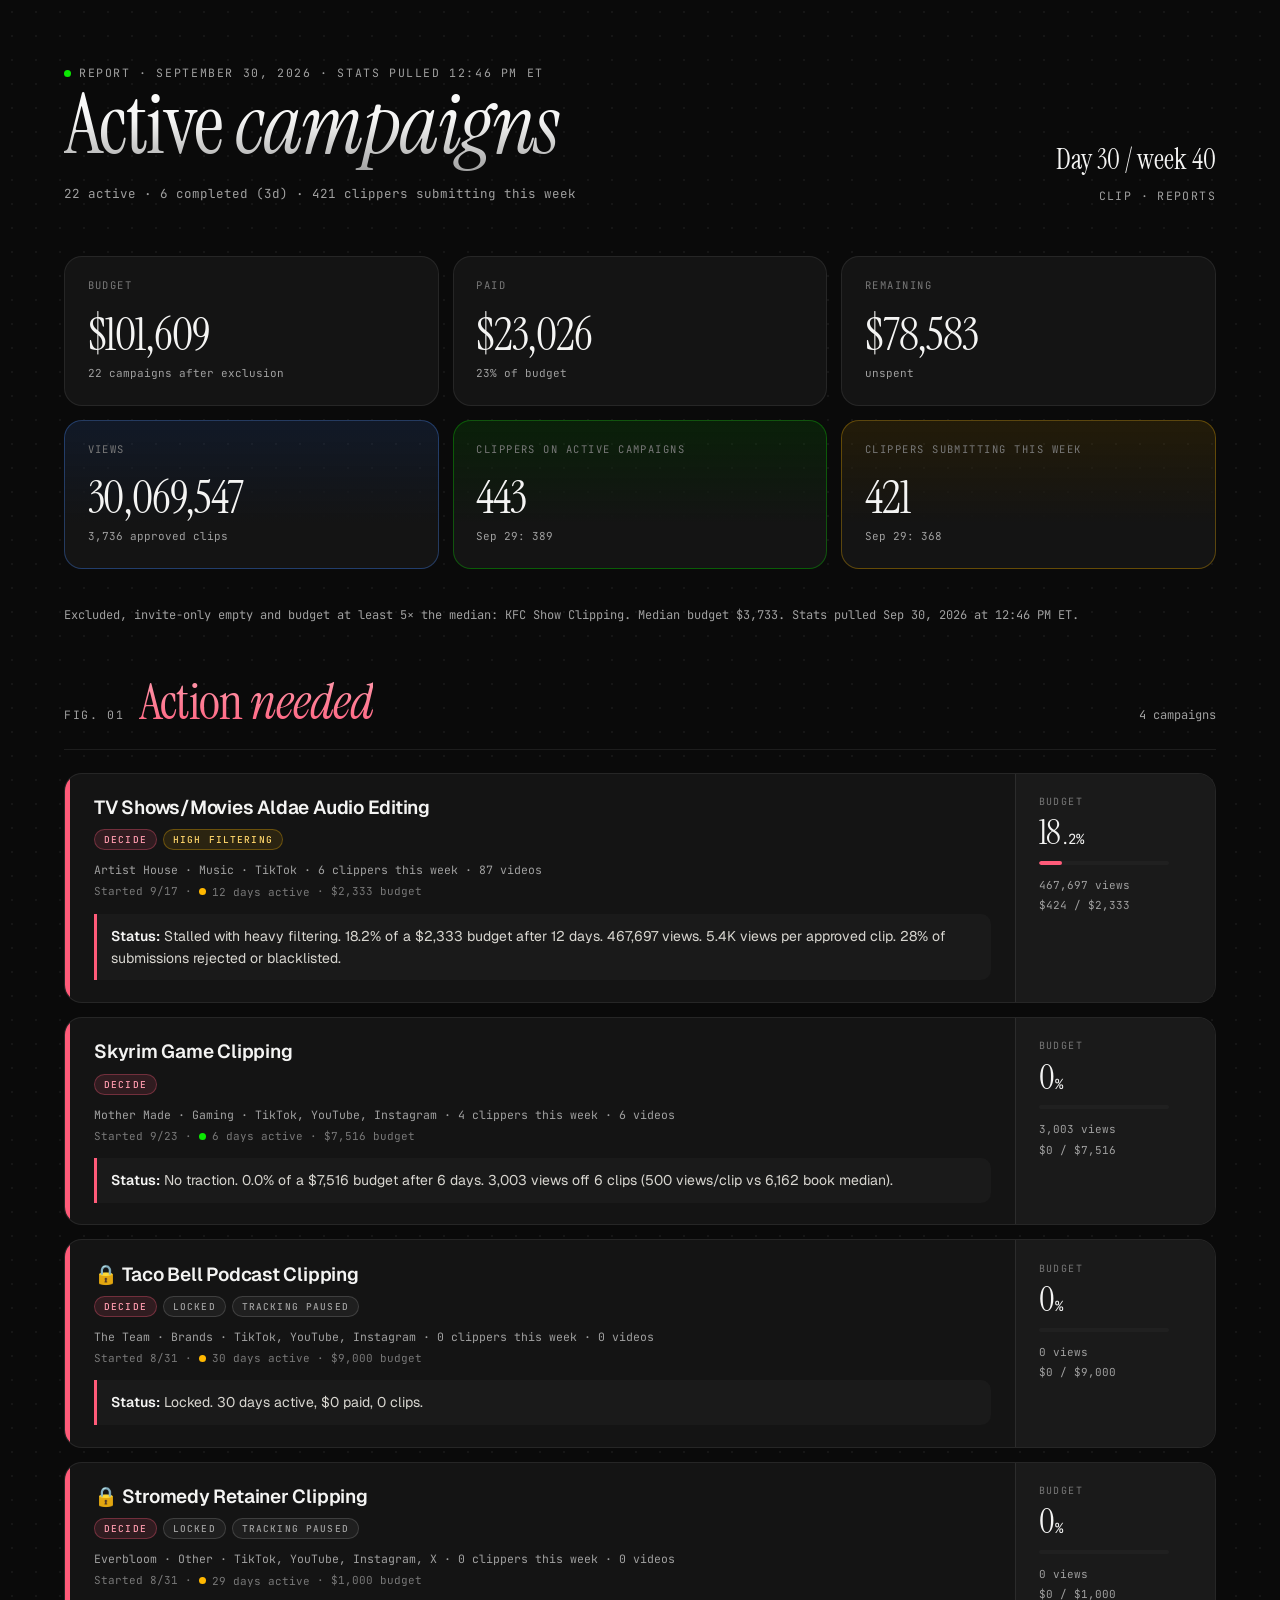
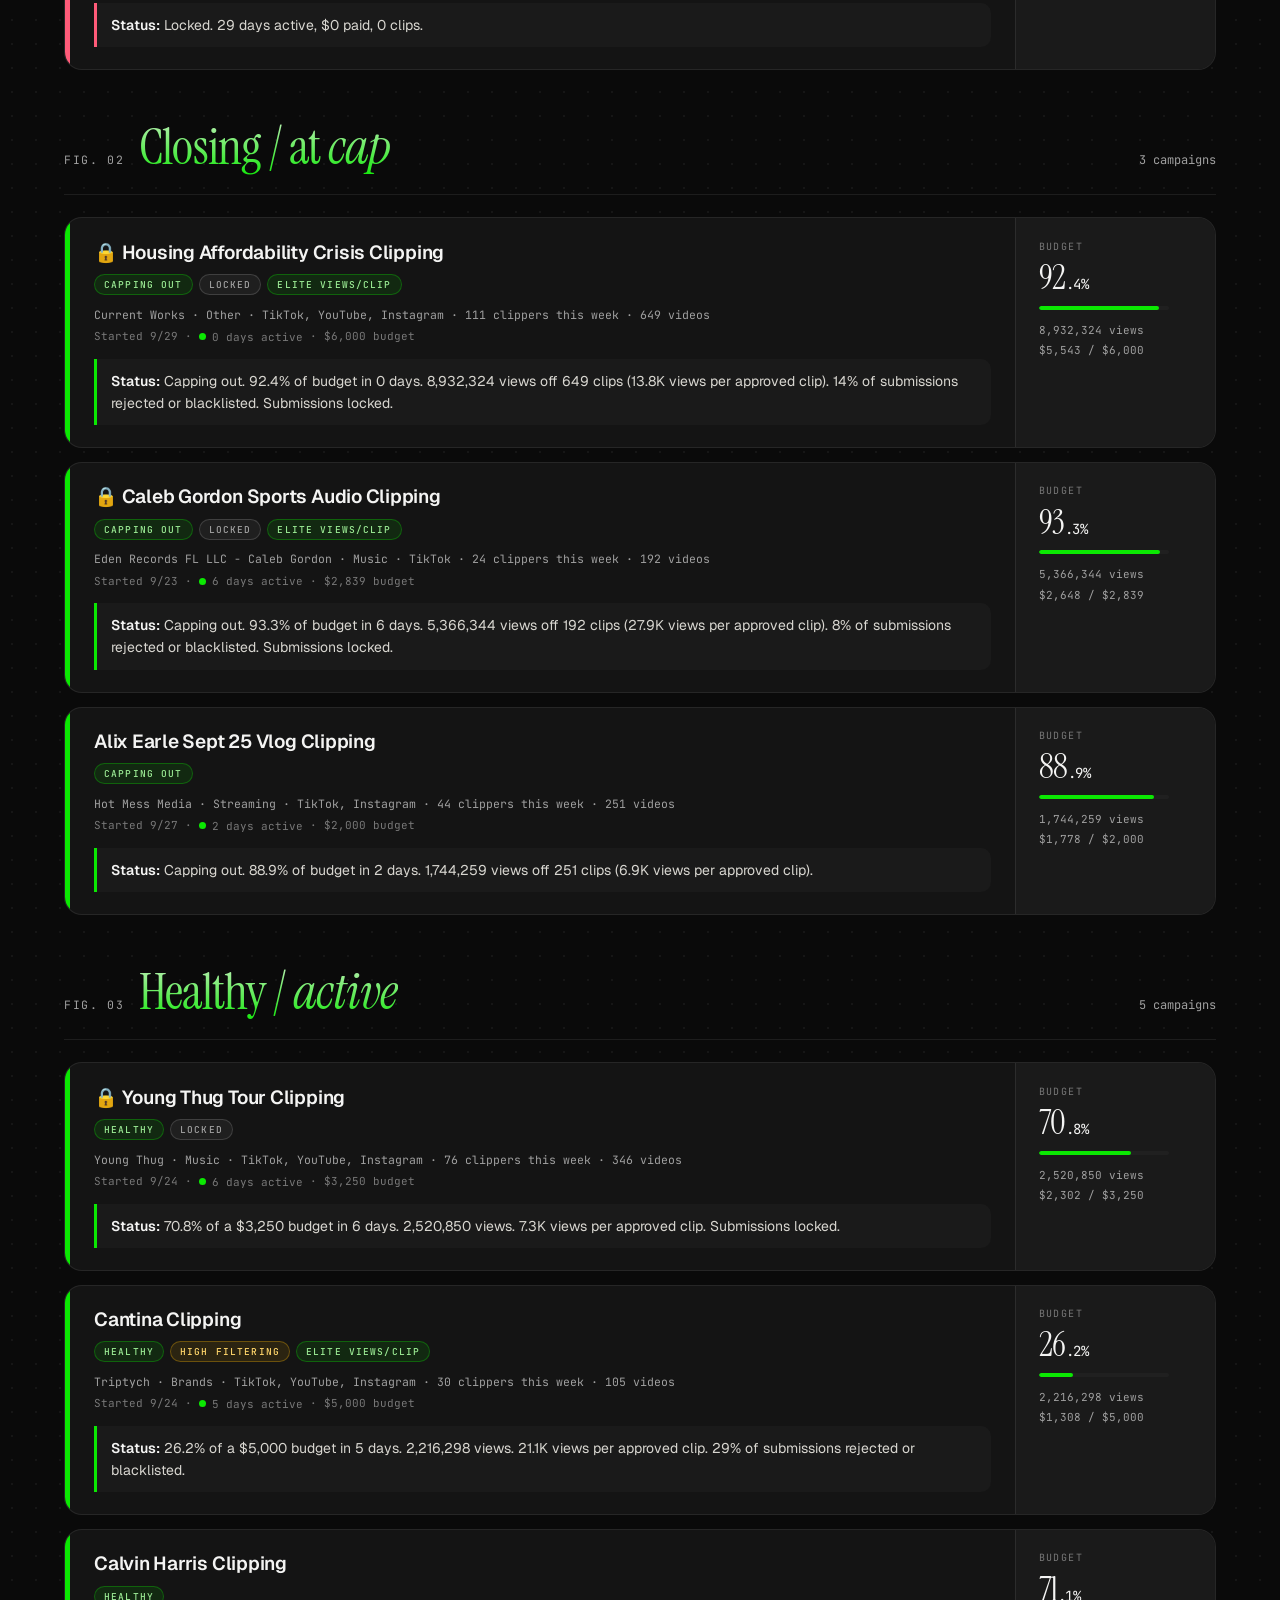
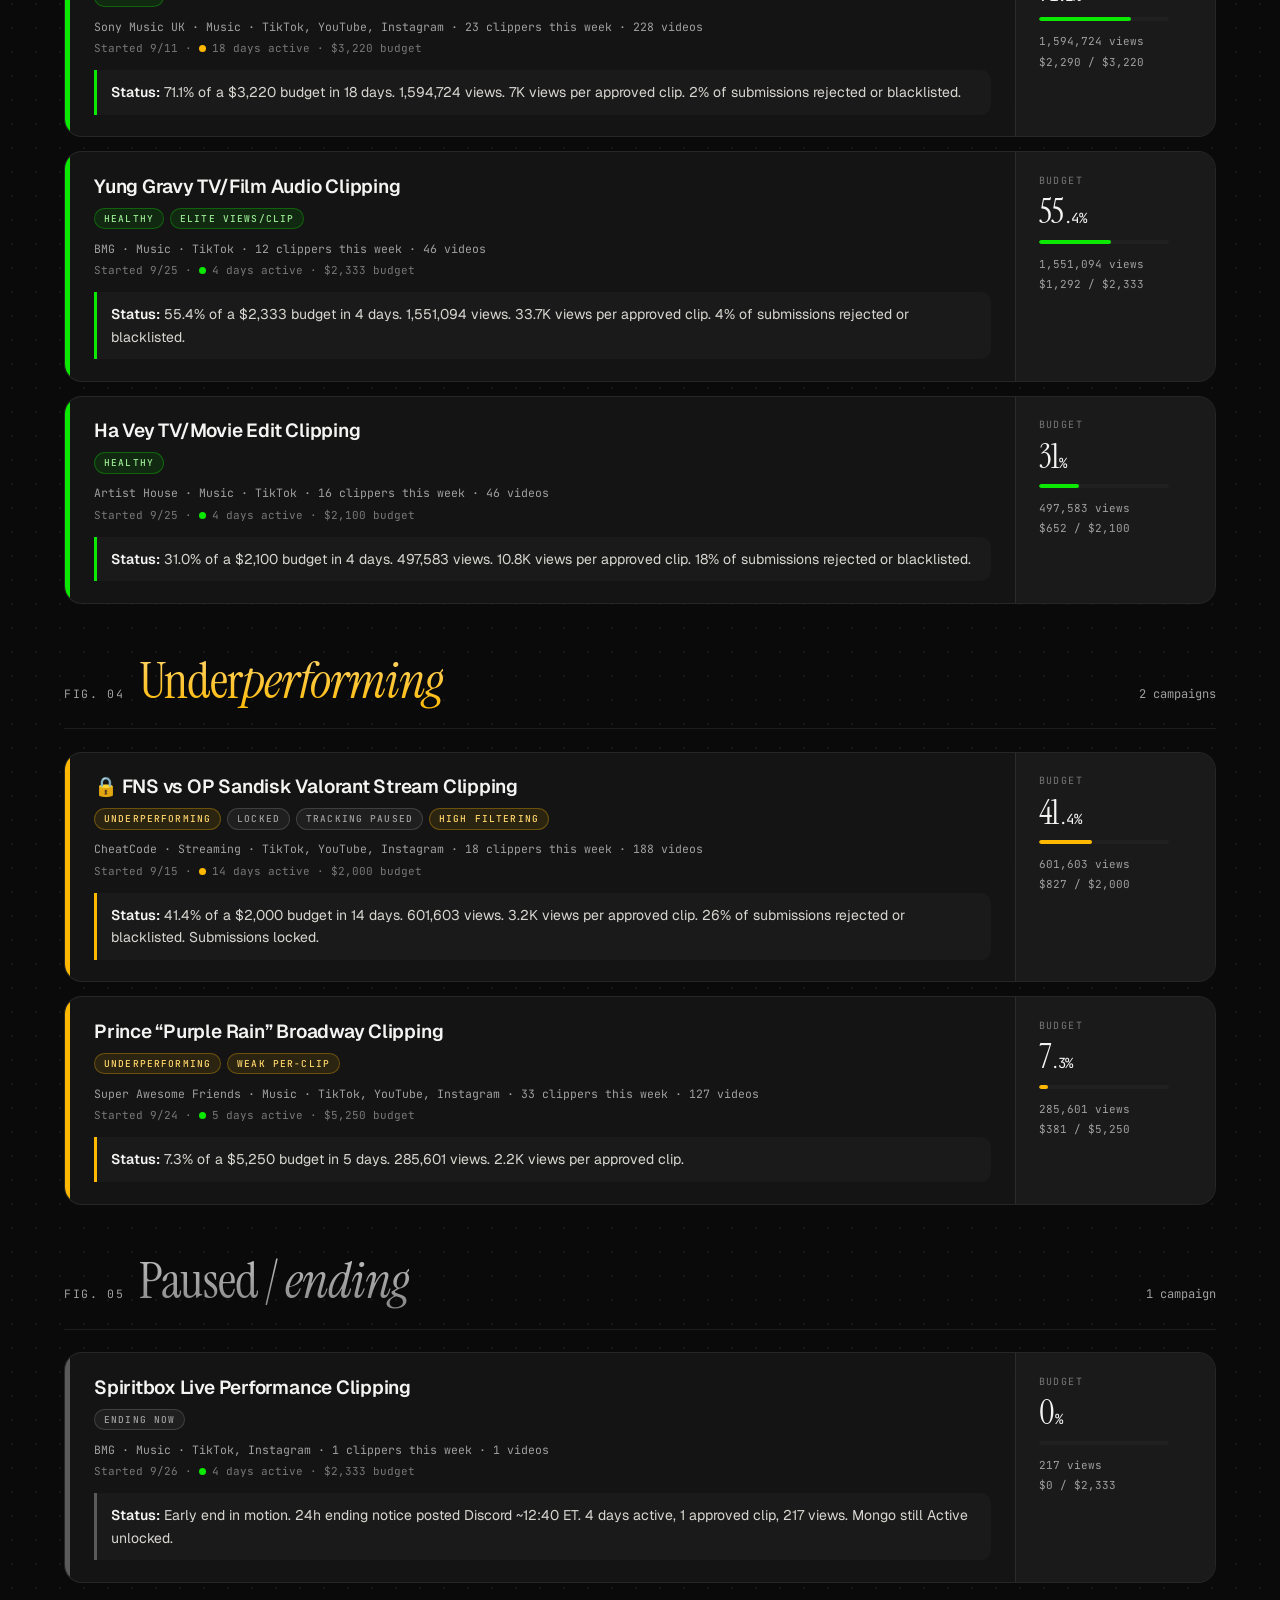
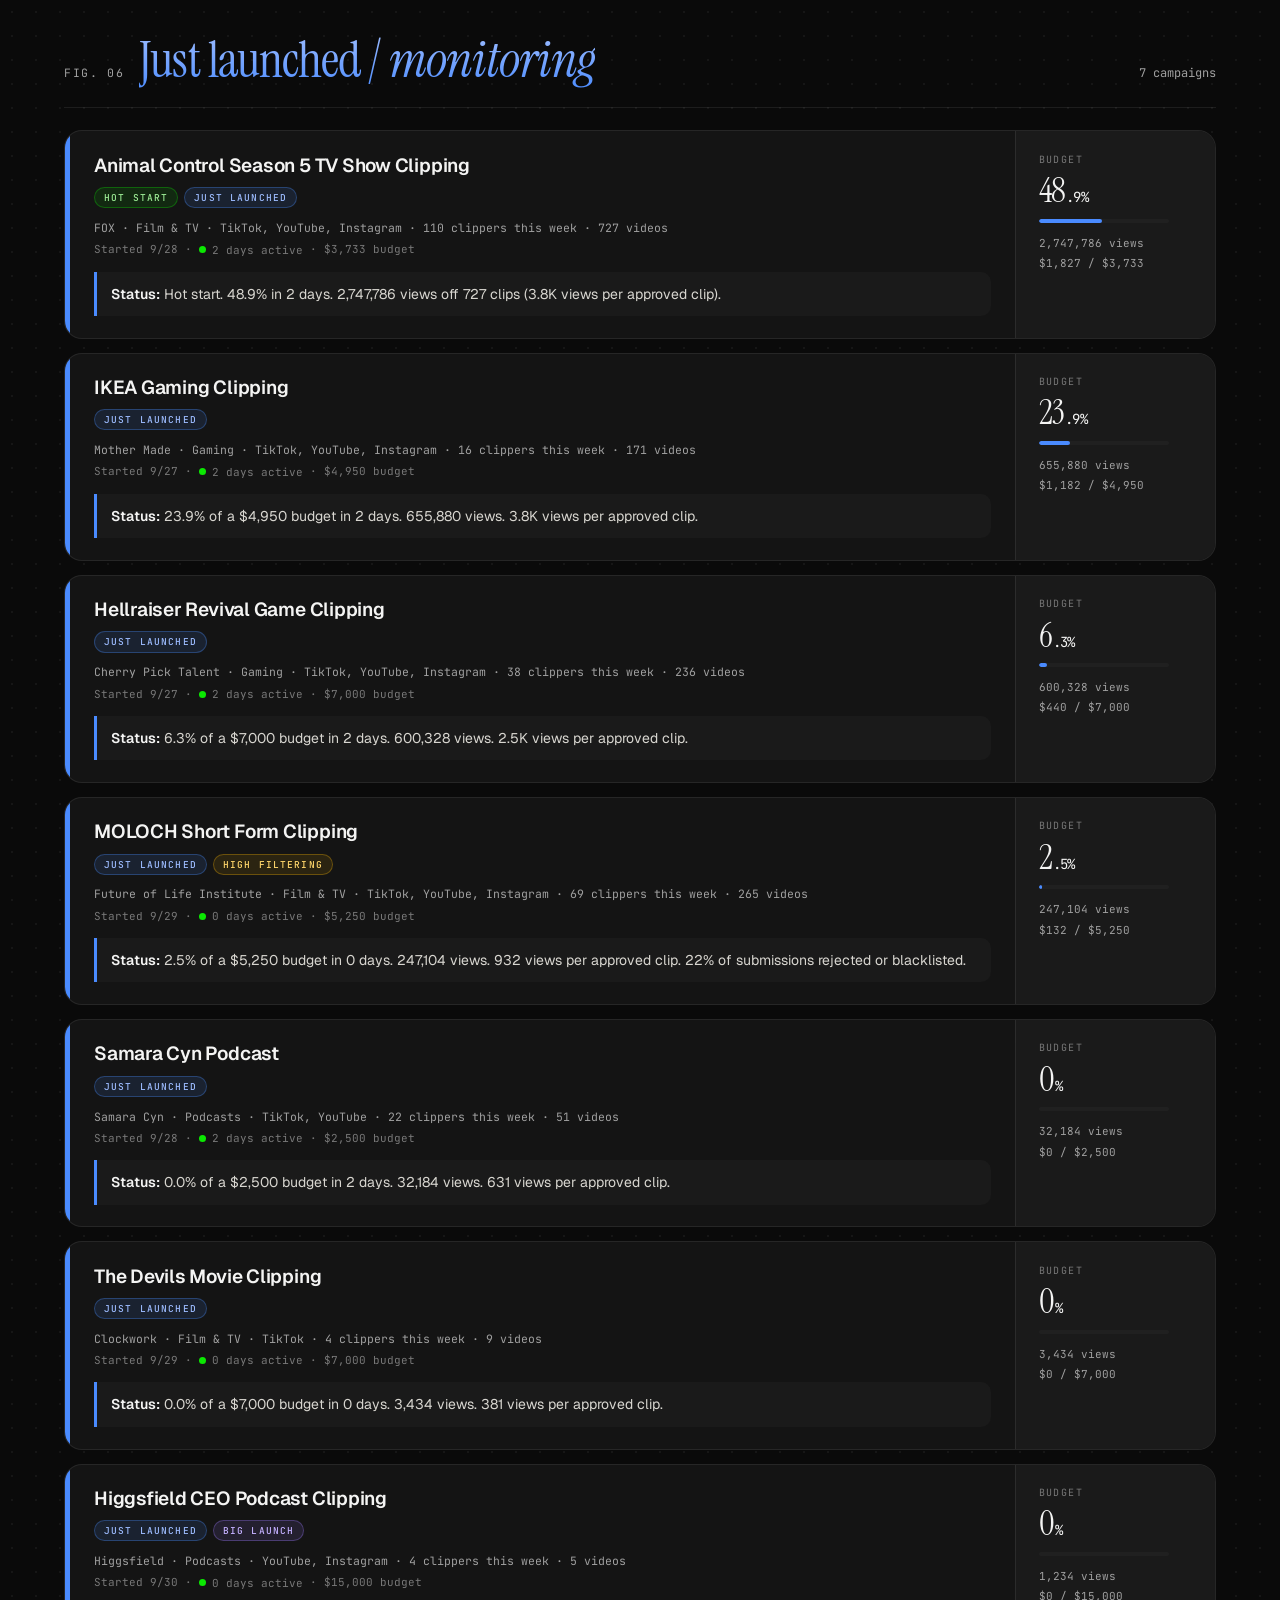
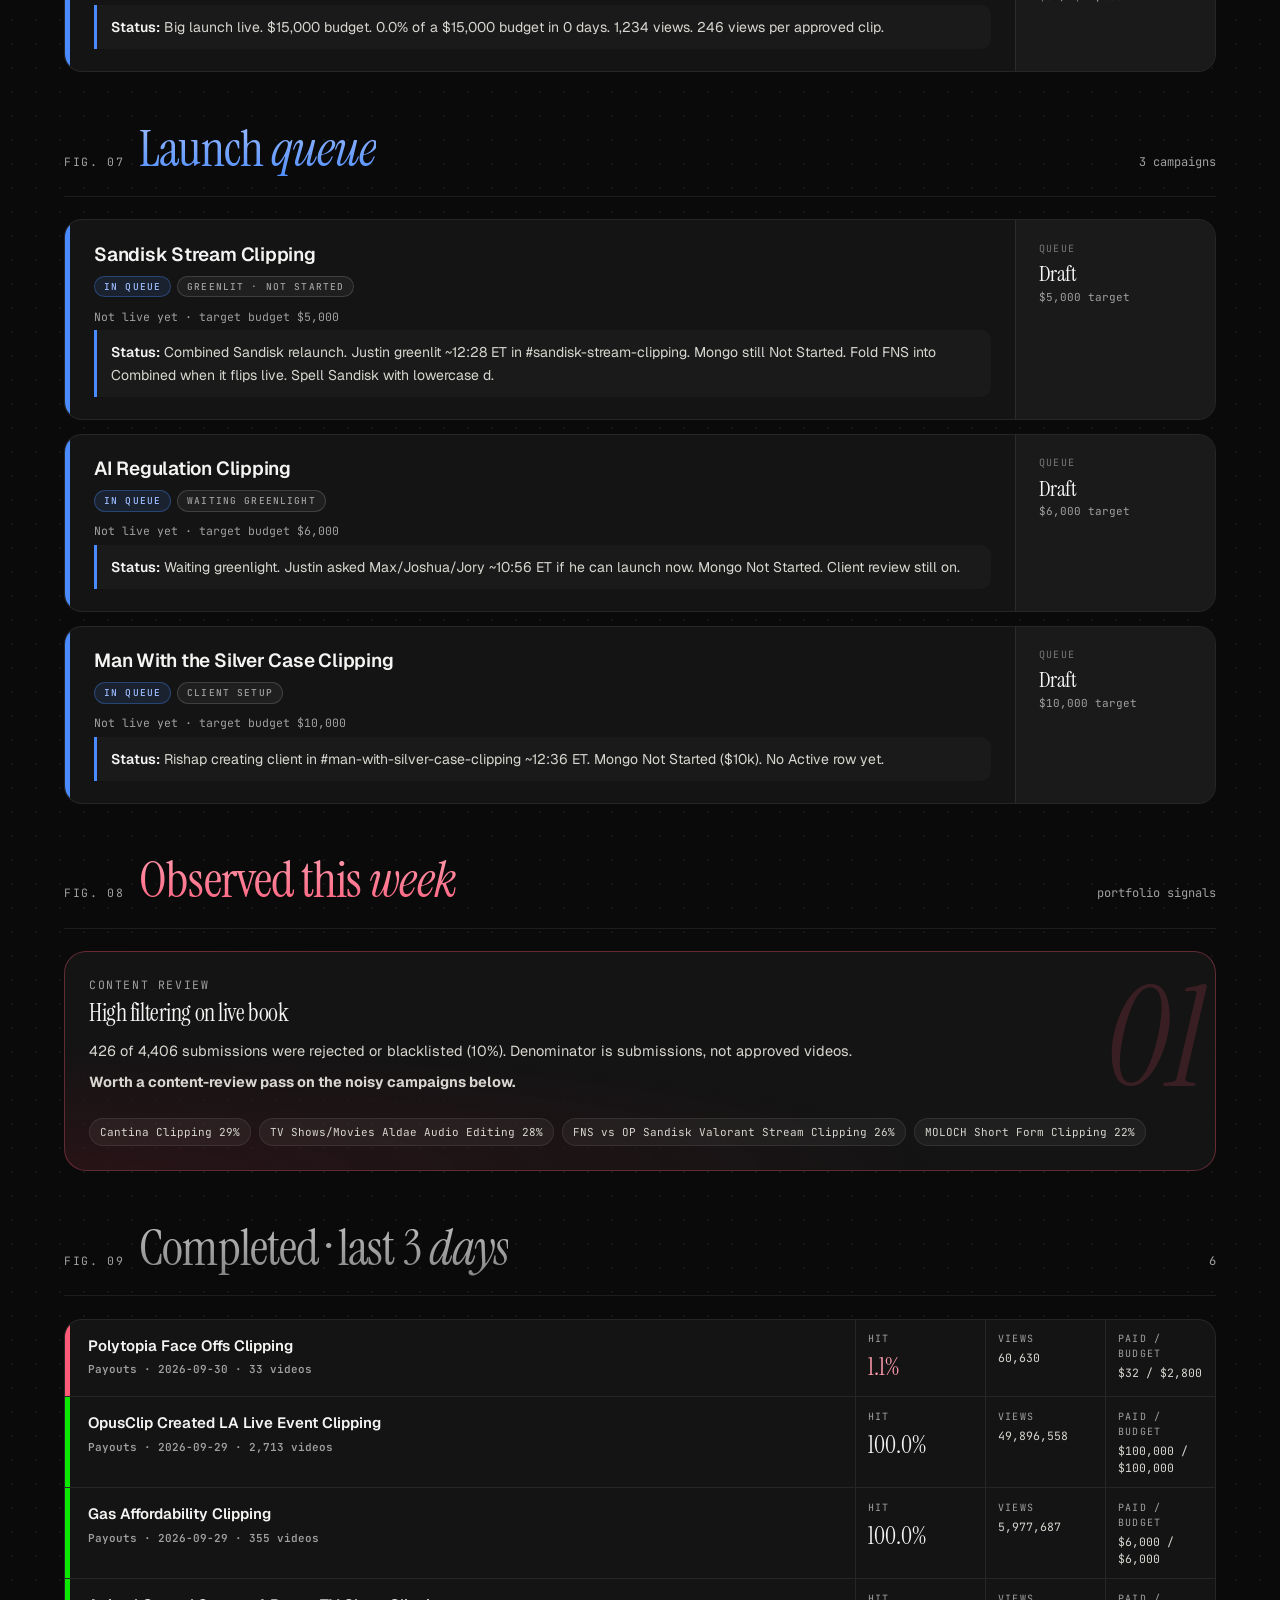
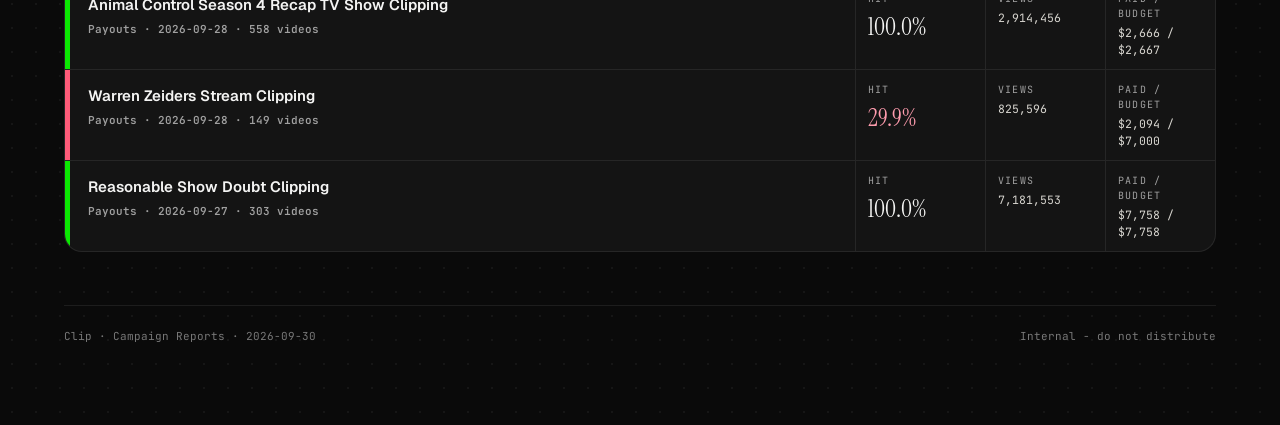
<file: CLIP-Campaign-Report-2026-09-30-live.html>
<!DOCTYPE html>
<html lang="en">
<head>
<meta charset="utf-8"/>
<meta name="viewport" content="width=device-width, initial-scale=1"/>
<title>Clip , Active Campaign Reports · 2026-09-30</title>
<link href="https://fonts.googleapis.com/css2?family=Geist:wght@400;500;600;700&family=Instrument+Serif:ital@0;1&family=JetBrains+Mono:wght@400;500&display=swap" rel="stylesheet">
<style>
:root{
--g:#0BE802;--g-dark:#24B31A;--g-ink:#063f02;--g-mint:#BDEFB6;
--night:#0A0A0A;--night-panel:#141414;--night-panel-2:#1a1a1a;--night-panel-3:#202020;
--ink:#F4F4F3;--ink-2:#d8d6d0;--muted:#a0a0a0;--muted-2:#787878;
--line:rgba(255,255,255,0.08);--line-2:rgba(255,255,255,0.14);
--amber:#FFB800;--amber-soft:rgba(255,184,0,.10);--amber-line:rgba(255,184,0,.30);--amber-ink:#FFD66B;
--blue:#4A8BFF;--blue-soft:rgba(74,139,255,.12);--blue-line:rgba(74,139,255,.32);--blue-ink:#9DBCFF;
--violet:#9C7BFF;--violet-soft:rgba(156,123,255,.12);--violet-line:rgba(156,123,255,.32);--violet-ink:#C4B0FF;
--rose:#FF5B79;--rose-soft:rgba(255,91,121,.12);--rose-line:rgba(255,91,121,.32);--rose-ink:#FF9CAE;
--green-soft:rgba(11,232,2,.10);--green-line:rgba(11,232,2,.30);
--nm-max:#7FB0FF;--nm-jory:#7CC08C;--nm-justin:#5BD3B5;--nm-emilio:#FF9D6A;--nm-joshua:#E5C079;
--max:1240px;--pad:clamp(20px,4vw,44px);--card:18px;--pill:999px;
--serif:'Instrument Serif',serif;--sans:'Geist',system-ui,sans-serif;--mono:'JetBrains Mono',monospace;
}
*{box-sizing:border-box}
html,body{margin:0;padding:0;background:var(--night);color:var(--ink);font-family:var(--sans);font-size:15px;line-height:1.5}
body{background-image:radial-gradient(rgba(255,255,255,0.05) 1px, transparent 1px);background-size:24px 24px}
.wrap{max-width:var(--max);margin:0 auto;padding:clamp(36px,5vw,72px) var(--pad) 80px}
h1,h2,h3{font-family:var(--serif);font-weight:400;letter-spacing:-0.018em;line-height:1.1;padding-bottom:.08em;margin:0;
background:linear-gradient(180deg,#ffffff 0%,#f4f4f3 42%,#9a9a9a 100%);-webkit-background-clip:text;background-clip:text;-webkit-text-fill-color:transparent}
h1{font-size:clamp(48px,7vw,84px);line-height:1.05}
h2{font-size:clamp(34px,4vw,52px)}
h3{font-size:clamp(22px,2.4vw,30px)}
.it{font-style:italic}
.eyebrow{font-family:var(--mono);font-size:11.5px;letter-spacing:.14em;text-transform:uppercase;color:var(--muted)}
.pulse{display:inline-block;width:7px;height:7px;border-radius:50%;background:var(--g);margin-right:8px;animation:pulse 1.6s ease infinite;vertical-align:middle}
@keyframes pulse{0%,100%{opacity:1}50%{opacity:.35}}
.hdr{display:flex;justify-content:space-between;align-items:flex-end;gap:2rem;margin-bottom:3.5rem}
.hdr .sub{font-family:var(--mono);font-size:12.5px;color:var(--muted);margin-top:.6rem}
.hdr-right{text-align:right}
.hdr-right .day{font-family:var(--serif);font-size:28px;color:var(--ink);-webkit-text-fill-color:var(--ink);background:none}
.hdr-right .tag{font-family:var(--mono);font-size:11.5px;color:var(--muted);letter-spacing:.12em;text-transform:uppercase;margin-top:.35rem}
.ov{display:grid;grid-template-columns:repeat(6,1fr);gap:14px;margin-bottom:2.5rem}
.ov .cell{grid-column:span 2;padding:1.4rem 1.5rem 1.55rem;border-radius:var(--card);background:var(--night-panel);border:1px solid var(--line)}
.ov .lbl{font-family:var(--mono);font-size:10.5px;letter-spacing:.14em;text-transform:uppercase;color:var(--muted-2);margin-bottom:1.1rem}
.ov .val{font-family:var(--serif);font-size:46px;line-height:1;letter-spacing:-0.022em;color:var(--ink);margin-bottom:.55rem;-webkit-text-fill-color:var(--ink);background:none}
.ov .sub{font-family:var(--mono);font-size:11px;color:var(--muted)}
.ov .tint-blue{background:linear-gradient(180deg,var(--blue-soft) 0%,var(--night-panel) 70%);border-color:var(--blue-line)}
.ov .tint-green{background:linear-gradient(180deg,var(--green-soft) 0%,var(--night-panel) 70%);border-color:var(--green-line)}
.ov .tint-amber{background:linear-gradient(180deg,var(--amber-soft) 0%,var(--night-panel) 70%);border-color:var(--amber-line)}
.excl{font-family:var(--mono);font-size:12px;color:var(--muted);margin:0 0 2.5rem;line-height:1.55}
.sec{margin-top:3.25rem}
.sec-hd{display:flex;align-items:baseline;gap:1rem;padding-bottom:1rem;border-bottom:1px solid var(--line);margin-bottom:1.5rem;flex-wrap:wrap}
.sec-hd .count{margin-left:auto;font-family:var(--mono);font-size:12px;color:var(--muted)}
.sec-hd.rose h2{background:linear-gradient(180deg,var(--rose-ink) 0%,var(--rose) 100%);-webkit-background-clip:text;background-clip:text;-webkit-text-fill-color:transparent}
.sec-hd.green h2{background:linear-gradient(180deg,var(--g-mint) 0%,var(--g) 100%);-webkit-background-clip:text;background-clip:text;-webkit-text-fill-color:transparent}
.sec-hd.amber h2{background:linear-gradient(180deg,var(--amber-ink) 0%,var(--amber) 100%);-webkit-background-clip:text;background-clip:text;-webkit-text-fill-color:transparent}
.sec-hd.blue h2{background:linear-gradient(180deg,var(--blue-ink) 0%,var(--blue) 100%);-webkit-background-clip:text;background-clip:text;-webkit-text-fill-color:transparent}
.sec-hd.muted h2{background:linear-gradient(180deg,#c0c0c0 0%,#808080 100%);-webkit-background-clip:text;background-clip:text;-webkit-text-fill-color:transparent}
.cards{display:flex;flex-direction:column;gap:14px}
.card{display:grid;grid-template-columns:5px 1fr 200px;background:var(--night-panel);border:1px solid var(--line);border-radius:var(--card);overflow:hidden;transition:border-color .15s}
.card:hover{border-color:var(--line-2)}
.card .cbar{background:#5a5a5a}
.card.green .cbar{background:var(--g)}
.card.amber .cbar{background:var(--amber)}
.card.rose .cbar{background:var(--rose)}
.card.blue .cbar{background:var(--blue)}
.card.muted .cbar{background:#5a5a5a}
.card.violet .cbar{background:var(--violet)}
.main{padding:1.35rem 1.6rem 1.45rem}
.c-title{font-family:var(--sans);font-weight:600;font-size:19px;letter-spacing:-0.012em;margin-bottom:.45rem}
.badges{display:flex;flex-wrap:wrap;gap:6px;margin-bottom:.7rem}
.badge{font-family:var(--mono);font-size:9.5px;letter-spacing:.12em;text-transform:uppercase;font-weight:500;border-radius:var(--pill);padding:3px 9px;line-height:1.4;border:1px solid transparent}
.badge.green{background:var(--green-soft);color:#9CEC95;border-color:var(--green-line)}
.badge.amber{background:var(--amber-soft);color:var(--amber-ink);border-color:var(--amber-line)}
.badge.rose{background:var(--rose-soft);color:var(--rose-ink);border-color:var(--rose-line)}
.badge.blue{background:var(--blue-soft);color:var(--blue-ink);border-color:var(--blue-line)}
.badge.muted{background:rgba(255,255,255,.05);color:#a0a0a0;border-color:var(--line-2)}
.badge.violet{background:var(--violet-soft);color:var(--violet-ink);border-color:var(--violet-line)}
.meta1{font-family:var(--mono);font-size:11.5px;color:var(--muted);margin-bottom:.35rem}
.meta2{font-family:var(--mono);font-size:11px;color:var(--muted-2);margin-bottom:.9rem}
.pill-chip{display:inline-flex;align-items:center;gap:6px}
.pill-chip .dot{width:7px;height:7px;border-radius:50%;display:inline-block}
.pill-chip .dot.green{background:var(--g)}
.pill-chip .dot.amber{background:var(--amber)}
.pill-chip .dot.muted{background:#5a5a5a}
.note{background:var(--night-panel-2);border-left:3px solid var(--line-2);padding:11px 14px;border-radius:0 10px 10px 0;color:var(--ink-2);font-size:14px;line-height:1.6}
.card.green .note{border-left-color:var(--g)}
.card.amber .note{border-left-color:var(--amber)}
.card.rose .note{border-left-color:var(--rose)}
.card.blue .note{border-left-color:var(--blue)}
.card.muted .note{border-left-color:#5a5a5a}
.note b,.note strong{color:var(--ink);font-weight:600}
.cm-slot{margin-top:.65rem;font-family:var(--mono);font-size:11.5px;color:var(--muted);padding-top:.55rem;border-top:1px dashed var(--line)}
.cm-blank{color:var(--muted-2);font-style:italic}
.nm{font-weight:600}
.nm-justin{color:var(--nm-justin)}
.nm-joshua{color:var(--nm-joshua)}
.nm-max{color:var(--nm-max)}
.nm-jory{color:var(--nm-jory)}
.nm-emilio{color:var(--nm-emilio)}
.rhs{padding:1.35rem 1.5rem;background:var(--night-panel-2);border-left:1px solid var(--line);display:flex;flex-direction:column}
.r-lbl{font-family:var(--mono);font-size:10px;letter-spacing:.14em;text-transform:uppercase;color:var(--muted-2);margin-bottom:.5rem}
.r-bpct{font-family:var(--serif);font-size:34px;line-height:1;letter-spacing:-0.02em;color:var(--ink);-webkit-text-fill-color:var(--ink);background:none}
.r-bpct .pct{font-family:var(--mono);font-size:14px;color:var(--muted);margin-left:1px}
.prog{width:130px;height:4px;background:var(--night-panel-3);border-radius:4px;margin:.7rem 0 .8rem;overflow:hidden}
.prog i{display:block;height:100%;background:currentColor;border-radius:4px}
.card.green .prog i{background:var(--g)}
.card.amber .prog i{background:var(--amber)}
.card.rose .prog i{background:var(--rose)}
.card.blue .prog i{background:var(--blue)}
.card.muted .prog i{background:#5a5a5a}
.r-views,.r-paid{font-family:var(--mono);font-size:11px;color:var(--muted);margin-top:.25rem}
.obs-grid{display:grid;gap:14px}
.why-card{border-radius:22px;padding:1.6rem;min-height:220px;display:flex;flex-direction:column;position:relative;overflow:hidden}
.why-card.rose{background:radial-gradient(120% 90% at 0% 100%,var(--rose-soft) 0%,var(--night-panel) 65%);border:1px solid var(--rose-line)}
.why-card .huge{font-family:var(--serif);font-style:italic;font-size:140px;position:absolute;top:-20px;right:10px;color:color-mix(in srgb,var(--rose) 50%,transparent);opacity:.32;pointer-events:none;-webkit-text-fill-color:unset;background:none}
.why-card h3{background:none;-webkit-background-clip:initial;-webkit-text-fill-color:var(--ink);color:var(--ink);font-size:24px;margin:.4rem 0 .8rem}
.why-card p{font-size:14.5px;color:var(--ink-2);line-height:1.55;margin:0 0 .6rem}
.why-card .pills{display:flex;flex-wrap:wrap;gap:8px;margin-top:auto}
.pill{font-family:var(--mono);font-size:11px;padding:5px 10px;border-radius:var(--pill);background:rgba(255,255,255,.05);border:1px solid var(--line);color:var(--ink-2)}
.done{background:var(--night-panel);border:1px solid var(--line);border-radius:var(--card);overflow:hidden}
.done .row{display:grid;grid-template-columns:5px 1fr 130px 120px 110px;border-bottom:1px solid var(--line)}
.done .row:last-child{border-bottom:none}
.done .bar{background:var(--g)}
.done .row.amber .bar{background:var(--amber)}
.done .row.muted .bar{background:#5a5a5a}
.done .row.rose .bar{background:var(--rose)}
.done .nm{padding:1rem 1.2rem}
.done .nm .n{font-weight:600;font-size:15px}
.done .nm .dmeta{font-family:var(--mono);font-size:11px;color:var(--muted);margin-top:.25rem}
.done .col{padding:.75rem .8rem;border-left:1px solid var(--line)}
.done .col .lbl{font-family:var(--mono);font-size:10px;text-transform:uppercase;letter-spacing:.12em;color:var(--muted);margin-bottom:.2rem}
.done .col .big{font-family:var(--serif);font-size:24px;color:var(--ink);-webkit-text-fill-color:var(--ink);background:none}
.done .row.muted .col .big{color:var(--ink-2);-webkit-text-fill-color:var(--ink-2)}
.done .row.rose .col .big{color:var(--rose-ink);-webkit-text-fill-color:var(--rose-ink)}
.done .col .v{font-family:var(--mono);font-size:11.5px;color:var(--ink-2)}
footer.ft{border-top:1px solid var(--line);padding-top:1.5rem;margin-top:3.5rem;display:flex;justify-content:space-between;font-family:var(--mono);font-size:11px;color:var(--muted-2)}
@media print{
  *{-webkit-print-color-adjust:exact !important;print-color-adjust:exact !important;color-adjust:exact !important}
  html,body{background:var(--night) !important;color:var(--ink) !important}
  body{background-image:none !important}
  html,body,.wrap{overflow-x:hidden !important}
  .wrap{padding:1.5rem;max-width:100%}
  h1,h2,h3{background:none !important;-webkit-background-clip:initial !important;background-clip:initial !important;-webkit-text-fill-color:#f4f4f3 !important;color:#f4f4f3 !important}
  .sec-hd.rose h2{-webkit-text-fill-color:var(--rose-ink) !important;color:var(--rose-ink) !important}
  .sec-hd.green h2{-webkit-text-fill-color:#9CEC95 !important;color:#9CEC95 !important}
  .sec-hd.amber h2{-webkit-text-fill-color:var(--amber-ink) !important;color:var(--amber-ink) !important}
  .sec-hd.blue h2{-webkit-text-fill-color:var(--blue-ink) !important;color:var(--blue-ink) !important}
  .sec-hd.muted h2{-webkit-text-fill-color:#a0a0a0 !important;color:#a0a0a0 !important}
  .why-card h3{-webkit-text-fill-color:var(--ink) !important;color:var(--ink) !important}
  .ov{grid-template-columns:repeat(3,1fr) !important}
  .ov .cell{grid-column:span 1 !important}
  .card{grid-template-columns:5px 1fr 180px !important}
  .obs-grid{grid-template-columns:1fr !important}
  .why-card{min-height:0 !important}
  .huge{font-size:96px !important}
  .done .row{grid-template-columns:5px 1fr 90px 90px 90px !important}
  .done .col{padding:.75rem .6rem !important}
  .main,.note,.why-card p{overflow-wrap:anywhere}
  .card,.why-card,.ov .cell,.done .row{break-inside:avoid;page-break-inside:avoid}
  .sec-hd{break-after:avoid;page-break-after:avoid}
  .sec,.ov,.done,.cards,.obs-grid{break-inside:auto;page-break-inside:auto}
  .sec{margin-top:2.5rem}
}
@page{margin:0.4in;background:#0A0A0A}
@media(max-width:900px){
  .ov{grid-template-columns:repeat(2,1fr)}
  .ov .cell{grid-column:span 1}
  .card{grid-template-columns:5px 1fr 170px}
  .done .row{grid-template-columns:5px 1fr 110px}
  .done .col:nth-child(n+4){display:none}
  .hdr{flex-direction:column}
}
@media(max-width:600px){
  .card{grid-template-columns:5px 1fr}
  .cbar{grid-row:1 / span 2}
  .main{grid-column:2;grid-row:1}
  .rhs{grid-column:2;grid-row:2;border-left:none;border-top:1px solid var(--line);flex-direction:row;flex-wrap:wrap;gap:.6rem 2rem;align-items:center}
}
</style>
</head>
<body>
<div class="wrap">
  <header class="hdr">
    <div>
      <div class="eyebrow"><span class="pulse"></span>Report · September 30, 2026 · stats pulled 12:46 PM ET</div>
      <h1>Active <span class="it">campaigns</span></h1>
      <div class="sub">22 active · 6 completed (3d) · 421 clippers submitting this week</div>
    </div>
    <div class="hdr-right">
      <div class="day">Day 30 / week 40</div>
      <div class="tag">Clip · Reports</div>
    </div>
  </header>

  
<div class="ov">
  <div class="cell">
    <div class="lbl">Budget</div>
    <div class="val">$101,609</div>
    <div class="sub">22 campaigns after exclusion</div>
  </div>
  <div class="cell">
    <div class="lbl">Paid</div>
    <div class="val">$23,026</div>
    <div class="sub">23% of budget</div>
  </div>
  <div class="cell">
    <div class="lbl">Remaining</div>
    <div class="val">$78,583</div>
    <div class="sub">unspent</div>
  </div>
  <div class="cell tint-blue">
    <div class="lbl">Views</div>
    <div class="val">30,069,547</div>
    <div class="sub">3,736 approved clips</div>
  </div>
  <div class="cell tint-green">
    <div class="lbl">Clippers on Active Campaigns</div>
    <div class="val">443</div>
    <div class="sub">Sep 29: 389</div>
  </div>
  <div class="cell tint-amber">
    <div class="lbl">Clippers Submitting This Week</div>
    <div class="val">421</div>
    <div class="sub">Sep 29: 368</div>
  </div>
</div>
  <p class="excl">Excluded, invite-only empty and budget at least 5× the median: KFC Show Clipping. Median budget $3,733. Stats pulled Sep 30, 2026 at 12:46 PM ET.</p>

  
        <section class="sec">
          
    <div class="sec-hd rose">
      <div class="eyebrow">FIG. 01</div>
      <h2>Action <span class="it">needed</span></h2>
      <div class="count">4 campaigns</div>
    </div>
          <div class="cards">
    <article class="card rose">
      <div class="cbar"></div>
      <div class="main">
        <div class="c-title">TV Shows/Movies Aldae Audio Editing</div>
        <div class="badges"><span class="badge rose">DECIDE</span><span class="badge amber">HIGH FILTERING</span></div>
        <div class="meta1">Artist House · Music · TikTok · 6 clippers this week · 87 videos</div>
        <div class="meta2">Started 9/17 · <span class="pill-chip"><span class="dot amber"></span>12 days active</span> · $2,333 budget</div>
        <div class="note"><b>Status:</b> Stalled with heavy filtering. 18.2% of a $2,333 budget after 12 days. 467,697 views. 5.4K views per approved clip. 28% of submissions rejected or blacklisted.</div>
      </div>
      <div class="rhs">
        <div>
          <div class="r-lbl">BUDGET</div>
          <div class="r-bpct">18<span class="pct">.2%</span></div>
          <div class="prog"><i style="width:18.2%"></i></div>
          <div class="r-views">467,697 views</div>
          <div class="r-paid">$424 / $2,333</div>
        </div>
      </div>
    </article>

    <article class="card rose">
      <div class="cbar"></div>
      <div class="main">
        <div class="c-title">Skyrim Game Clipping</div>
        <div class="badges"><span class="badge rose">DECIDE</span></div>
        <div class="meta1">Mother Made · Gaming · TikTok, YouTube, Instagram · 4 clippers this week · 6 videos</div>
        <div class="meta2">Started 9/23 · <span class="pill-chip"><span class="dot green"></span>6 days active</span> · $7,516 budget</div>
        <div class="note"><b>Status:</b> No traction. 0.0% of a $7,516 budget after 6 days. 3,003 views off 6 clips (500 views/clip vs 6,162 book median).</div>
      </div>
      <div class="rhs">
        <div>
          <div class="r-lbl">BUDGET</div>
          <div class="r-bpct">0<span class="pct">%</span></div>
          <div class="prog"><i style="width:0.0%"></i></div>
          <div class="r-views">3,003 views</div>
          <div class="r-paid">$0 / $7,516</div>
        </div>
      </div>
    </article>

    <article class="card rose">
      <div class="cbar"></div>
      <div class="main">
        <div class="c-title">🔒 Taco Bell Podcast Clipping</div>
        <div class="badges"><span class="badge rose">DECIDE</span><span class="badge muted">LOCKED</span><span class="badge muted">TRACKING PAUSED</span></div>
        <div class="meta1">The Team · Brands · TikTok, YouTube, Instagram · 0 clippers this week · 0 videos</div>
        <div class="meta2">Started 8/31 · <span class="pill-chip"><span class="dot amber"></span>30 days active</span> · $9,000 budget</div>
        <div class="note"><b>Status:</b> Locked. 30 days active, $0 paid, 0 clips.</div>
      </div>
      <div class="rhs">
        <div>
          <div class="r-lbl">BUDGET</div>
          <div class="r-bpct">0<span class="pct">%</span></div>
          <div class="prog"><i style="width:0.0%"></i></div>
          <div class="r-views">0 views</div>
          <div class="r-paid">$0 / $9,000</div>
        </div>
      </div>
    </article>

    <article class="card rose">
      <div class="cbar"></div>
      <div class="main">
        <div class="c-title">🔒 Stromedy Retainer Clipping</div>
        <div class="badges"><span class="badge rose">DECIDE</span><span class="badge muted">LOCKED</span><span class="badge muted">TRACKING PAUSED</span></div>
        <div class="meta1">Everbloom · Other · TikTok, YouTube, Instagram, X · 0 clippers this week · 0 videos</div>
        <div class="meta2">Started 8/31 · <span class="pill-chip"><span class="dot amber"></span>29 days active</span> · $1,000 budget</div>
        <div class="note"><b>Status:</b> Locked. 29 days active, $0 paid, 0 clips.</div>
      </div>
      <div class="rhs">
        <div>
          <div class="r-lbl">BUDGET</div>
          <div class="r-bpct">0<span class="pct">%</span></div>
          <div class="prog"><i style="width:0.0%"></i></div>
          <div class="r-views">0 views</div>
          <div class="r-paid">$0 / $1,000</div>
        </div>
      </div>
    </article></div>
        </section>
        <section class="sec">
          
    <div class="sec-hd green">
      <div class="eyebrow">FIG. 02</div>
      <h2>Closing / at <span class="it">cap</span></h2>
      <div class="count">3 campaigns</div>
    </div>
          <div class="cards">
    <article class="card green">
      <div class="cbar"></div>
      <div class="main">
        <div class="c-title">🔒 Housing Affordability Crisis Clipping</div>
        <div class="badges"><span class="badge green">CAPPING OUT</span><span class="badge muted">LOCKED</span><span class="badge green">ELITE VIEWS/CLIP</span></div>
        <div class="meta1">Current Works · Other · TikTok, YouTube, Instagram · 111 clippers this week · 649 videos</div>
        <div class="meta2">Started 9/29 · <span class="pill-chip"><span class="dot green"></span>0 days active</span> · $6,000 budget</div>
        <div class="note"><b>Status:</b> Capping out. 92.4% of budget in 0 days. 8,932,324 views off 649 clips (13.8K views per approved clip). 14% of submissions rejected or blacklisted. Submissions locked.</div>
      </div>
      <div class="rhs">
        <div>
          <div class="r-lbl">BUDGET</div>
          <div class="r-bpct">92<span class="pct">.4%</span></div>
          <div class="prog"><i style="width:92.4%"></i></div>
          <div class="r-views">8,932,324 views</div>
          <div class="r-paid">$5,543 / $6,000</div>
        </div>
      </div>
    </article>

    <article class="card green">
      <div class="cbar"></div>
      <div class="main">
        <div class="c-title">🔒 Caleb Gordon Sports Audio Clipping</div>
        <div class="badges"><span class="badge green">CAPPING OUT</span><span class="badge muted">LOCKED</span><span class="badge green">ELITE VIEWS/CLIP</span></div>
        <div class="meta1">Eden Records FL LLC - Caleb Gordon · Music · TikTok · 24 clippers this week · 192 videos</div>
        <div class="meta2">Started 9/23 · <span class="pill-chip"><span class="dot green"></span>6 days active</span> · $2,839 budget</div>
        <div class="note"><b>Status:</b> Capping out. 93.3% of budget in 6 days. 5,366,344 views off 192 clips (27.9K views per approved clip). 8% of submissions rejected or blacklisted. Submissions locked.</div>
      </div>
      <div class="rhs">
        <div>
          <div class="r-lbl">BUDGET</div>
          <div class="r-bpct">93<span class="pct">.3%</span></div>
          <div class="prog"><i style="width:93.3%"></i></div>
          <div class="r-views">5,366,344 views</div>
          <div class="r-paid">$2,648 / $2,839</div>
        </div>
      </div>
    </article>

    <article class="card green">
      <div class="cbar"></div>
      <div class="main">
        <div class="c-title">Alix Earle Sept 25 Vlog Clipping</div>
        <div class="badges"><span class="badge green">CAPPING OUT</span></div>
        <div class="meta1">Hot Mess Media · Streaming · TikTok, Instagram · 44 clippers this week · 251 videos</div>
        <div class="meta2">Started 9/27 · <span class="pill-chip"><span class="dot green"></span>2 days active</span> · $2,000 budget</div>
        <div class="note"><b>Status:</b> Capping out. 88.9% of budget in 2 days. 1,744,259 views off 251 clips (6.9K views per approved clip).</div>
      </div>
      <div class="rhs">
        <div>
          <div class="r-lbl">BUDGET</div>
          <div class="r-bpct">88<span class="pct">.9%</span></div>
          <div class="prog"><i style="width:88.9%"></i></div>
          <div class="r-views">1,744,259 views</div>
          <div class="r-paid">$1,778 / $2,000</div>
        </div>
      </div>
    </article></div>
        </section>
        <section class="sec">
          
    <div class="sec-hd green">
      <div class="eyebrow">FIG. 03</div>
      <h2>Healthy / <span class="it">active</span></h2>
      <div class="count">5 campaigns</div>
    </div>
          <div class="cards">
    <article class="card green">
      <div class="cbar"></div>
      <div class="main">
        <div class="c-title">🔒 Young Thug Tour Clipping</div>
        <div class="badges"><span class="badge green">HEALTHY</span><span class="badge muted">LOCKED</span></div>
        <div class="meta1">Young Thug · Music · TikTok, YouTube, Instagram · 76 clippers this week · 346 videos</div>
        <div class="meta2">Started 9/24 · <span class="pill-chip"><span class="dot green"></span>6 days active</span> · $3,250 budget</div>
        <div class="note"><b>Status:</b> 70.8% of a $3,250 budget in 6 days. 2,520,850 views. 7.3K views per approved clip. Submissions locked.</div>
      </div>
      <div class="rhs">
        <div>
          <div class="r-lbl">BUDGET</div>
          <div class="r-bpct">70<span class="pct">.8%</span></div>
          <div class="prog"><i style="width:70.8%"></i></div>
          <div class="r-views">2,520,850 views</div>
          <div class="r-paid">$2,302 / $3,250</div>
        </div>
      </div>
    </article>

    <article class="card green">
      <div class="cbar"></div>
      <div class="main">
        <div class="c-title">Cantina Clipping</div>
        <div class="badges"><span class="badge green">HEALTHY</span><span class="badge amber">HIGH FILTERING</span><span class="badge green">ELITE VIEWS/CLIP</span></div>
        <div class="meta1">Triptych · Brands · TikTok, YouTube, Instagram · 30 clippers this week · 105 videos</div>
        <div class="meta2">Started 9/24 · <span class="pill-chip"><span class="dot green"></span>5 days active</span> · $5,000 budget</div>
        <div class="note"><b>Status:</b> 26.2% of a $5,000 budget in 5 days. 2,216,298 views. 21.1K views per approved clip. 29% of submissions rejected or blacklisted.</div>
      </div>
      <div class="rhs">
        <div>
          <div class="r-lbl">BUDGET</div>
          <div class="r-bpct">26<span class="pct">.2%</span></div>
          <div class="prog"><i style="width:26.2%"></i></div>
          <div class="r-views">2,216,298 views</div>
          <div class="r-paid">$1,308 / $5,000</div>
        </div>
      </div>
    </article>

    <article class="card green">
      <div class="cbar"></div>
      <div class="main">
        <div class="c-title">Calvin Harris Clipping</div>
        <div class="badges"><span class="badge green">HEALTHY</span></div>
        <div class="meta1">Sony Music UK · Music · TikTok, YouTube, Instagram · 23 clippers this week · 228 videos</div>
        <div class="meta2">Started 9/11 · <span class="pill-chip"><span class="dot amber"></span>18 days active</span> · $3,220 budget</div>
        <div class="note"><b>Status:</b> 71.1% of a $3,220 budget in 18 days. 1,594,724 views. 7K views per approved clip. 2% of submissions rejected or blacklisted.</div>
      </div>
      <div class="rhs">
        <div>
          <div class="r-lbl">BUDGET</div>
          <div class="r-bpct">71<span class="pct">.1%</span></div>
          <div class="prog"><i style="width:71.1%"></i></div>
          <div class="r-views">1,594,724 views</div>
          <div class="r-paid">$2,290 / $3,220</div>
        </div>
      </div>
    </article>

    <article class="card green">
      <div class="cbar"></div>
      <div class="main">
        <div class="c-title">Yung Gravy TV/Film Audio Clipping</div>
        <div class="badges"><span class="badge green">HEALTHY</span><span class="badge green">ELITE VIEWS/CLIP</span></div>
        <div class="meta1">BMG · Music · TikTok · 12 clippers this week · 46 videos</div>
        <div class="meta2">Started 9/25 · <span class="pill-chip"><span class="dot green"></span>4 days active</span> · $2,333 budget</div>
        <div class="note"><b>Status:</b> 55.4% of a $2,333 budget in 4 days. 1,551,094 views. 33.7K views per approved clip. 4% of submissions rejected or blacklisted.</div>
      </div>
      <div class="rhs">
        <div>
          <div class="r-lbl">BUDGET</div>
          <div class="r-bpct">55<span class="pct">.4%</span></div>
          <div class="prog"><i style="width:55.4%"></i></div>
          <div class="r-views">1,551,094 views</div>
          <div class="r-paid">$1,292 / $2,333</div>
        </div>
      </div>
    </article>

    <article class="card green">
      <div class="cbar"></div>
      <div class="main">
        <div class="c-title">Ha Vey TV/Movie Edit Clipping</div>
        <div class="badges"><span class="badge green">HEALTHY</span></div>
        <div class="meta1">Artist House · Music · TikTok · 16 clippers this week · 46 videos</div>
        <div class="meta2">Started 9/25 · <span class="pill-chip"><span class="dot green"></span>4 days active</span> · $2,100 budget</div>
        <div class="note"><b>Status:</b> 31.0% of a $2,100 budget in 4 days. 497,583 views. 10.8K views per approved clip. 18% of submissions rejected or blacklisted.</div>
      </div>
      <div class="rhs">
        <div>
          <div class="r-lbl">BUDGET</div>
          <div class="r-bpct">31<span class="pct">%</span></div>
          <div class="prog"><i style="width:31.0%"></i></div>
          <div class="r-views">497,583 views</div>
          <div class="r-paid">$652 / $2,100</div>
        </div>
      </div>
    </article></div>
        </section>
        <section class="sec">
          
    <div class="sec-hd amber">
      <div class="eyebrow">FIG. 04</div>
      <h2>Under<span class="it">performing</span></h2>
      <div class="count">2 campaigns</div>
    </div>
          <div class="cards">
    <article class="card amber">
      <div class="cbar"></div>
      <div class="main">
        <div class="c-title">🔒 FNS vs OP Sandisk Valorant Stream Clipping</div>
        <div class="badges"><span class="badge amber">UNDERPERFORMING</span><span class="badge muted">LOCKED</span><span class="badge muted">TRACKING PAUSED</span><span class="badge amber">HIGH FILTERING</span></div>
        <div class="meta1">CheatCode · Streaming · TikTok, YouTube, Instagram · 18 clippers this week · 188 videos</div>
        <div class="meta2">Started 9/15 · <span class="pill-chip"><span class="dot amber"></span>14 days active</span> · $2,000 budget</div>
        <div class="note"><b>Status:</b> 41.4% of a $2,000 budget in 14 days. 601,603 views. 3.2K views per approved clip. 26% of submissions rejected or blacklisted. Submissions locked.</div>
      </div>
      <div class="rhs">
        <div>
          <div class="r-lbl">BUDGET</div>
          <div class="r-bpct">41<span class="pct">.4%</span></div>
          <div class="prog"><i style="width:41.4%"></i></div>
          <div class="r-views">601,603 views</div>
          <div class="r-paid">$827 / $2,000</div>
        </div>
      </div>
    </article>

    <article class="card amber">
      <div class="cbar"></div>
      <div class="main">
        <div class="c-title">Prince “Purple Rain” Broadway Clipping</div>
        <div class="badges"><span class="badge amber">UNDERPERFORMING</span><span class="badge amber">WEAK PER-CLIP</span></div>
        <div class="meta1">Super Awesome Friends · Music · TikTok, YouTube, Instagram · 33 clippers this week · 127 videos</div>
        <div class="meta2">Started 9/24 · <span class="pill-chip"><span class="dot green"></span>5 days active</span> · $5,250 budget</div>
        <div class="note"><b>Status:</b> 7.3% of a $5,250 budget in 5 days. 285,601 views. 2.2K views per approved clip.</div>
      </div>
      <div class="rhs">
        <div>
          <div class="r-lbl">BUDGET</div>
          <div class="r-bpct">7<span class="pct">.3%</span></div>
          <div class="prog"><i style="width:7.3%"></i></div>
          <div class="r-views">285,601 views</div>
          <div class="r-paid">$381 / $5,250</div>
        </div>
      </div>
    </article></div>
        </section>
        <section class="sec">
          
    <div class="sec-hd muted">
      <div class="eyebrow">FIG. 05</div>
      <h2>Paused / <span class="it">ending</span></h2>
      <div class="count">1 campaign</div>
    </div>
          <div class="cards">
    <article class="card muted">
      <div class="cbar"></div>
      <div class="main">
        <div class="c-title">Spiritbox Live Performance Clipping</div>
        <div class="badges"><span class="badge muted">ENDING NOW</span></div>
        <div class="meta1">BMG · Music · TikTok, Instagram · 1 clippers this week · 1 videos</div>
        <div class="meta2">Started 9/26 · <span class="pill-chip"><span class="dot green"></span>4 days active</span> · $2,333 budget</div>
        <div class="note"><b>Status:</b> Early end in motion. 24h ending notice posted Discord ~12:40 ET. 4 days active, 1 approved clip, 217 views. Mongo still Active unlocked.</div>
      </div>
      <div class="rhs">
        <div>
          <div class="r-lbl">BUDGET</div>
          <div class="r-bpct">0<span class="pct">%</span></div>
          <div class="prog"><i style="width:0.0%"></i></div>
          <div class="r-views">217 views</div>
          <div class="r-paid">$0 / $2,333</div>
        </div>
      </div>
    </article></div>
        </section>
        <section class="sec">
          
    <div class="sec-hd blue">
      <div class="eyebrow">FIG. 06</div>
      <h2>Just launched / <span class="it">monitoring</span></h2>
      <div class="count">7 campaigns</div>
    </div>
          <div class="cards">
    <article class="card blue">
      <div class="cbar"></div>
      <div class="main">
        <div class="c-title">Animal Control Season 5 TV Show Clipping</div>
        <div class="badges"><span class="badge green">HOT START</span><span class="badge blue">JUST LAUNCHED</span></div>
        <div class="meta1">FOX · Film &amp; TV · TikTok, YouTube, Instagram · 110 clippers this week · 727 videos</div>
        <div class="meta2">Started 9/28 · <span class="pill-chip"><span class="dot green"></span>2 days active</span> · $3,733 budget</div>
        <div class="note"><b>Status:</b> Hot start. 48.9% in 2 days. 2,747,786 views off 727 clips (3.8K views per approved clip).</div>
      </div>
      <div class="rhs">
        <div>
          <div class="r-lbl">BUDGET</div>
          <div class="r-bpct">48<span class="pct">.9%</span></div>
          <div class="prog"><i style="width:48.9%"></i></div>
          <div class="r-views">2,747,786 views</div>
          <div class="r-paid">$1,827 / $3,733</div>
        </div>
      </div>
    </article>

    <article class="card blue">
      <div class="cbar"></div>
      <div class="main">
        <div class="c-title">IKEA Gaming Clipping</div>
        <div class="badges"><span class="badge blue">JUST LAUNCHED</span></div>
        <div class="meta1">Mother Made · Gaming · TikTok, YouTube, Instagram · 16 clippers this week · 171 videos</div>
        <div class="meta2">Started 9/27 · <span class="pill-chip"><span class="dot green"></span>2 days active</span> · $4,950 budget</div>
        <div class="note"><b>Status:</b> 23.9% of a $4,950 budget in 2 days. 655,880 views. 3.8K views per approved clip.</div>
      </div>
      <div class="rhs">
        <div>
          <div class="r-lbl">BUDGET</div>
          <div class="r-bpct">23<span class="pct">.9%</span></div>
          <div class="prog"><i style="width:23.9%"></i></div>
          <div class="r-views">655,880 views</div>
          <div class="r-paid">$1,182 / $4,950</div>
        </div>
      </div>
    </article>

    <article class="card blue">
      <div class="cbar"></div>
      <div class="main">
        <div class="c-title">Hellraiser Revival Game Clipping</div>
        <div class="badges"><span class="badge blue">JUST LAUNCHED</span></div>
        <div class="meta1">Cherry Pick Talent · Gaming · TikTok, YouTube, Instagram · 38 clippers this week · 236 videos</div>
        <div class="meta2">Started 9/27 · <span class="pill-chip"><span class="dot green"></span>2 days active</span> · $7,000 budget</div>
        <div class="note"><b>Status:</b> 6.3% of a $7,000 budget in 2 days. 600,328 views. 2.5K views per approved clip.</div>
      </div>
      <div class="rhs">
        <div>
          <div class="r-lbl">BUDGET</div>
          <div class="r-bpct">6<span class="pct">.3%</span></div>
          <div class="prog"><i style="width:6.3%"></i></div>
          <div class="r-views">600,328 views</div>
          <div class="r-paid">$440 / $7,000</div>
        </div>
      </div>
    </article>

    <article class="card blue">
      <div class="cbar"></div>
      <div class="main">
        <div class="c-title">MOLOCH Short Form Clipping</div>
        <div class="badges"><span class="badge blue">JUST LAUNCHED</span><span class="badge amber">HIGH FILTERING</span></div>
        <div class="meta1">Future of Life Institute · Film &amp; TV · TikTok, YouTube, Instagram · 69 clippers this week · 265 videos</div>
        <div class="meta2">Started 9/29 · <span class="pill-chip"><span class="dot green"></span>0 days active</span> · $5,250 budget</div>
        <div class="note"><b>Status:</b> 2.5% of a $5,250 budget in 0 days. 247,104 views. 932 views per approved clip. 22% of submissions rejected or blacklisted.</div>
      </div>
      <div class="rhs">
        <div>
          <div class="r-lbl">BUDGET</div>
          <div class="r-bpct">2<span class="pct">.5%</span></div>
          <div class="prog"><i style="width:2.5%"></i></div>
          <div class="r-views">247,104 views</div>
          <div class="r-paid">$132 / $5,250</div>
        </div>
      </div>
    </article>

    <article class="card blue">
      <div class="cbar"></div>
      <div class="main">
        <div class="c-title">Samara Cyn Podcast</div>
        <div class="badges"><span class="badge blue">JUST LAUNCHED</span></div>
        <div class="meta1">Samara Cyn · Podcasts · TikTok, YouTube · 22 clippers this week · 51 videos</div>
        <div class="meta2">Started 9/28 · <span class="pill-chip"><span class="dot green"></span>2 days active</span> · $2,500 budget</div>
        <div class="note"><b>Status:</b> 0.0% of a $2,500 budget in 2 days. 32,184 views. 631 views per approved clip.</div>
      </div>
      <div class="rhs">
        <div>
          <div class="r-lbl">BUDGET</div>
          <div class="r-bpct">0<span class="pct">%</span></div>
          <div class="prog"><i style="width:0.0%"></i></div>
          <div class="r-views">32,184 views</div>
          <div class="r-paid">$0 / $2,500</div>
        </div>
      </div>
    </article>

    <article class="card blue">
      <div class="cbar"></div>
      <div class="main">
        <div class="c-title">The Devils Movie Clipping</div>
        <div class="badges"><span class="badge blue">JUST LAUNCHED</span></div>
        <div class="meta1">Clockwork · Film &amp; TV · TikTok · 4 clippers this week · 9 videos</div>
        <div class="meta2">Started 9/29 · <span class="pill-chip"><span class="dot green"></span>0 days active</span> · $7,000 budget</div>
        <div class="note"><b>Status:</b> 0.0% of a $7,000 budget in 0 days. 3,434 views. 381 views per approved clip.</div>
      </div>
      <div class="rhs">
        <div>
          <div class="r-lbl">BUDGET</div>
          <div class="r-bpct">0<span class="pct">%</span></div>
          <div class="prog"><i style="width:0.0%"></i></div>
          <div class="r-views">3,434 views</div>
          <div class="r-paid">$0 / $7,000</div>
        </div>
      </div>
    </article>

    <article class="card blue">
      <div class="cbar"></div>
      <div class="main">
        <div class="c-title">Higgsfield CEO Podcast Clipping</div>
        <div class="badges"><span class="badge blue">JUST LAUNCHED</span><span class="badge violet">BIG LAUNCH</span></div>
        <div class="meta1">Higgsfield · Podcasts · YouTube, Instagram · 4 clippers this week · 5 videos</div>
        <div class="meta2">Started 9/30 · <span class="pill-chip"><span class="dot green"></span>0 days active</span> · $15,000 budget</div>
        <div class="note"><b>Status:</b> Big launch live. $15,000 budget. 0.0% of a $15,000 budget in 0 days. 1,234 views. 246 views per approved clip.</div>
      </div>
      <div class="rhs">
        <div>
          <div class="r-lbl">BUDGET</div>
          <div class="r-bpct">0<span class="pct">%</span></div>
          <div class="prog"><i style="width:0.0%"></i></div>
          <div class="r-views">1,234 views</div>
          <div class="r-paid">$0 / $15,000</div>
        </div>
      </div>
    </article></div>
        </section>
        <section class="sec">
          
    <div class="sec-hd blue">
      <div class="eyebrow">FIG. 07</div>
      <h2>Launch <span class="it">queue</span></h2>
      <div class="count">3 campaigns</div>
    </div>
          <div class="cards">
            <article class="card blue">
              <div class="cbar"></div>
              <div class="main">
                <div class="c-title">Sandisk Stream Clipping</div>
                <div class="badges"><span class="badge blue">IN QUEUE</span><span class="badge muted">Greenlit · Not Started</span></div>
                <div class="meta1">Not live yet · target budget $5,000</div>
                <div class="note"><b>Status:</b> Combined Sandisk relaunch. Justin greenlit ~12:28 ET in #sandisk-stream-clipping. Mongo still Not Started. Fold FNS into Combined when it flips live. Spell Sandisk with lowercase d.</div>
              </div>
              <div class="rhs">
                <div>
                  <div class="r-lbl">QUEUE</div>
                  <div class="r-bpct" style="font-size:22px">Draft</div>
                  <div class="r-views">$5,000 target</div>
                </div>
              </div>
            </article>
            <article class="card blue">
              <div class="cbar"></div>
              <div class="main">
                <div class="c-title">AI Regulation Clipping</div>
                <div class="badges"><span class="badge blue">IN QUEUE</span><span class="badge muted">Waiting greenlight</span></div>
                <div class="meta1">Not live yet · target budget $6,000</div>
                <div class="note"><b>Status:</b> Waiting greenlight. Justin asked Max/Joshua/Jory ~10:56 ET if he can launch now. Mongo Not Started. Client review still on.</div>
              </div>
              <div class="rhs">
                <div>
                  <div class="r-lbl">QUEUE</div>
                  <div class="r-bpct" style="font-size:22px">Draft</div>
                  <div class="r-views">$6,000 target</div>
                </div>
              </div>
            </article>
            <article class="card blue">
              <div class="cbar"></div>
              <div class="main">
                <div class="c-title">Man With the Silver Case Clipping</div>
                <div class="badges"><span class="badge blue">IN QUEUE</span><span class="badge muted">Client setup</span></div>
                <div class="meta1">Not live yet · target budget $10,000</div>
                <div class="note"><b>Status:</b> Rishap creating client in #man-with-silver-case-clipping ~12:36 ET. Mongo Not Started ($10k). No Active row yet.</div>
              </div>
              <div class="rhs">
                <div>
                  <div class="r-lbl">QUEUE</div>
                  <div class="r-bpct" style="font-size:22px">Draft</div>
                  <div class="r-views">$10,000 target</div>
                </div>
              </div>
            </article></div>
        </section>
        <section class="sec">
          
    <div class="sec-hd rose">
      <div class="eyebrow">FIG. 08</div>
      <h2>Observed this <span class="it">week</span></h2>
      <div class="count">portfolio signals</div>
    </div>
          <div class="obs-grid" style="grid-template-columns:1fr">
            <div class="why-card rose">
              <div class="huge">01</div>
              <div class="eyebrow">Content review</div>
              <h3>High filtering on live book</h3>
              <p>426 of 4,406 submissions were rejected or blacklisted (10%). Denominator is submissions, not approved videos.</p>
              <p><strong>Worth a content-review pass on the noisy campaigns below.</strong></p>
              <div class="pills"><span class="pill">Cantina Clipping 29%</span><span class="pill">TV Shows/Movies Aldae Audio Editing 28%</span><span class="pill">FNS vs OP Sandisk Valorant Stream Clipping 26%</span><span class="pill">MOLOCH Short Form Clipping 22%</span></div>
            </div>
          </div>
        </section>
        <section class="sec">
          
    <div class="sec-hd muted">
      <div class="eyebrow">FIG. 09</div>
      <h2>Completed · last 3 <span class="it">days</span></h2>
      <div class="count">6</div>
    </div>
          <div class="done">
            <div class="row rose">
              <div class="bar"></div>
              <div class="nm">
                <div class="n">Polytopia Face Offs Clipping</div>
                <div class="dmeta">Payouts · 2026-09-30 · 33 videos</div>
              </div>
              <div class="col"><div class="lbl">Hit</div><div class="big">1.1%</div></div>
              <div class="col"><div class="lbl">Views</div><div class="v">60,630</div></div>
              <div class="col"><div class="lbl">Paid / Budget</div><div class="v">$32 / $2,800</div></div>
            </div>
            <div class="row ">
              <div class="bar"></div>
              <div class="nm">
                <div class="n">OpusClip Created LA Live Event Clipping</div>
                <div class="dmeta">Payouts · 2026-09-29 · 2,713 videos</div>
              </div>
              <div class="col"><div class="lbl">Hit</div><div class="big">100.0%</div></div>
              <div class="col"><div class="lbl">Views</div><div class="v">49,896,558</div></div>
              <div class="col"><div class="lbl">Paid / Budget</div><div class="v">$100,000 / $100,000</div></div>
            </div>
            <div class="row ">
              <div class="bar"></div>
              <div class="nm">
                <div class="n">Gas Affordability Clipping</div>
                <div class="dmeta">Payouts · 2026-09-29 · 355 videos</div>
              </div>
              <div class="col"><div class="lbl">Hit</div><div class="big">100.0%</div></div>
              <div class="col"><div class="lbl">Views</div><div class="v">5,977,687</div></div>
              <div class="col"><div class="lbl">Paid / Budget</div><div class="v">$6,000 / $6,000</div></div>
            </div>
            <div class="row ">
              <div class="bar"></div>
              <div class="nm">
                <div class="n">Animal Control Season 4 Recap TV Show Clipping</div>
                <div class="dmeta">Payouts · 2026-09-28 · 558 videos</div>
              </div>
              <div class="col"><div class="lbl">Hit</div><div class="big">100.0%</div></div>
              <div class="col"><div class="lbl">Views</div><div class="v">2,914,456</div></div>
              <div class="col"><div class="lbl">Paid / Budget</div><div class="v">$2,666 / $2,667</div></div>
            </div>
            <div class="row rose">
              <div class="bar"></div>
              <div class="nm">
                <div class="n">Warren Zeiders Stream Clipping</div>
                <div class="dmeta">Payouts · 2026-09-28 · 149 videos</div>
              </div>
              <div class="col"><div class="lbl">Hit</div><div class="big">29.9%</div></div>
              <div class="col"><div class="lbl">Views</div><div class="v">825,596</div></div>
              <div class="col"><div class="lbl">Paid / Budget</div><div class="v">$2,094 / $7,000</div></div>
            </div>
            <div class="row ">
              <div class="bar"></div>
              <div class="nm">
                <div class="n">Reasonable Show Doubt Clipping</div>
                <div class="dmeta">Payouts · 2026-09-27 · 303 videos</div>
              </div>
              <div class="col"><div class="lbl">Hit</div><div class="big">100.0%</div></div>
              <div class="col"><div class="lbl">Views</div><div class="v">7,181,553</div></div>
              <div class="col"><div class="lbl">Paid / Budget</div><div class="v">$7,758 / $7,758</div></div>
            </div></div>
        </section>

  <footer class="ft">
    <div>Clip · Campaign Reports · 2026-09-30</div>
    <div>Internal - do not distribute</div>
  </footer>
</div>
</body>
</html>
</file>
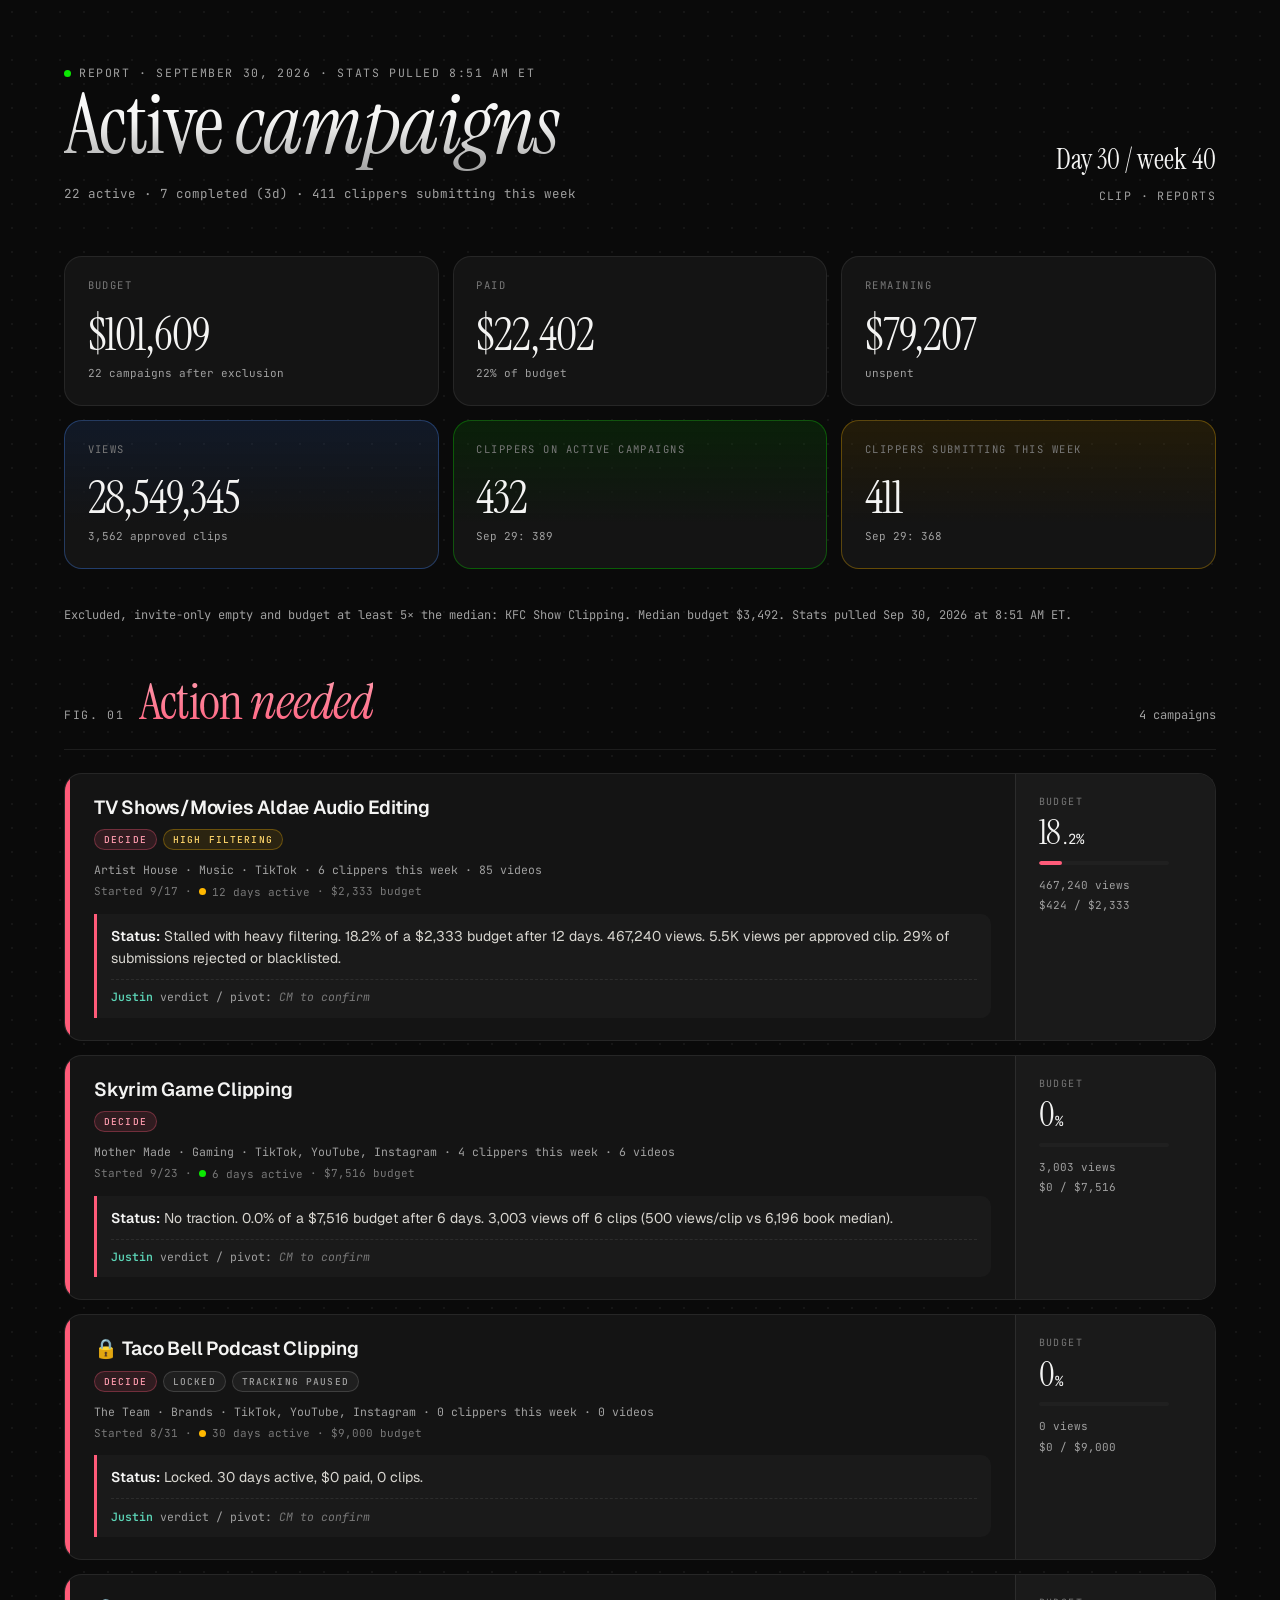
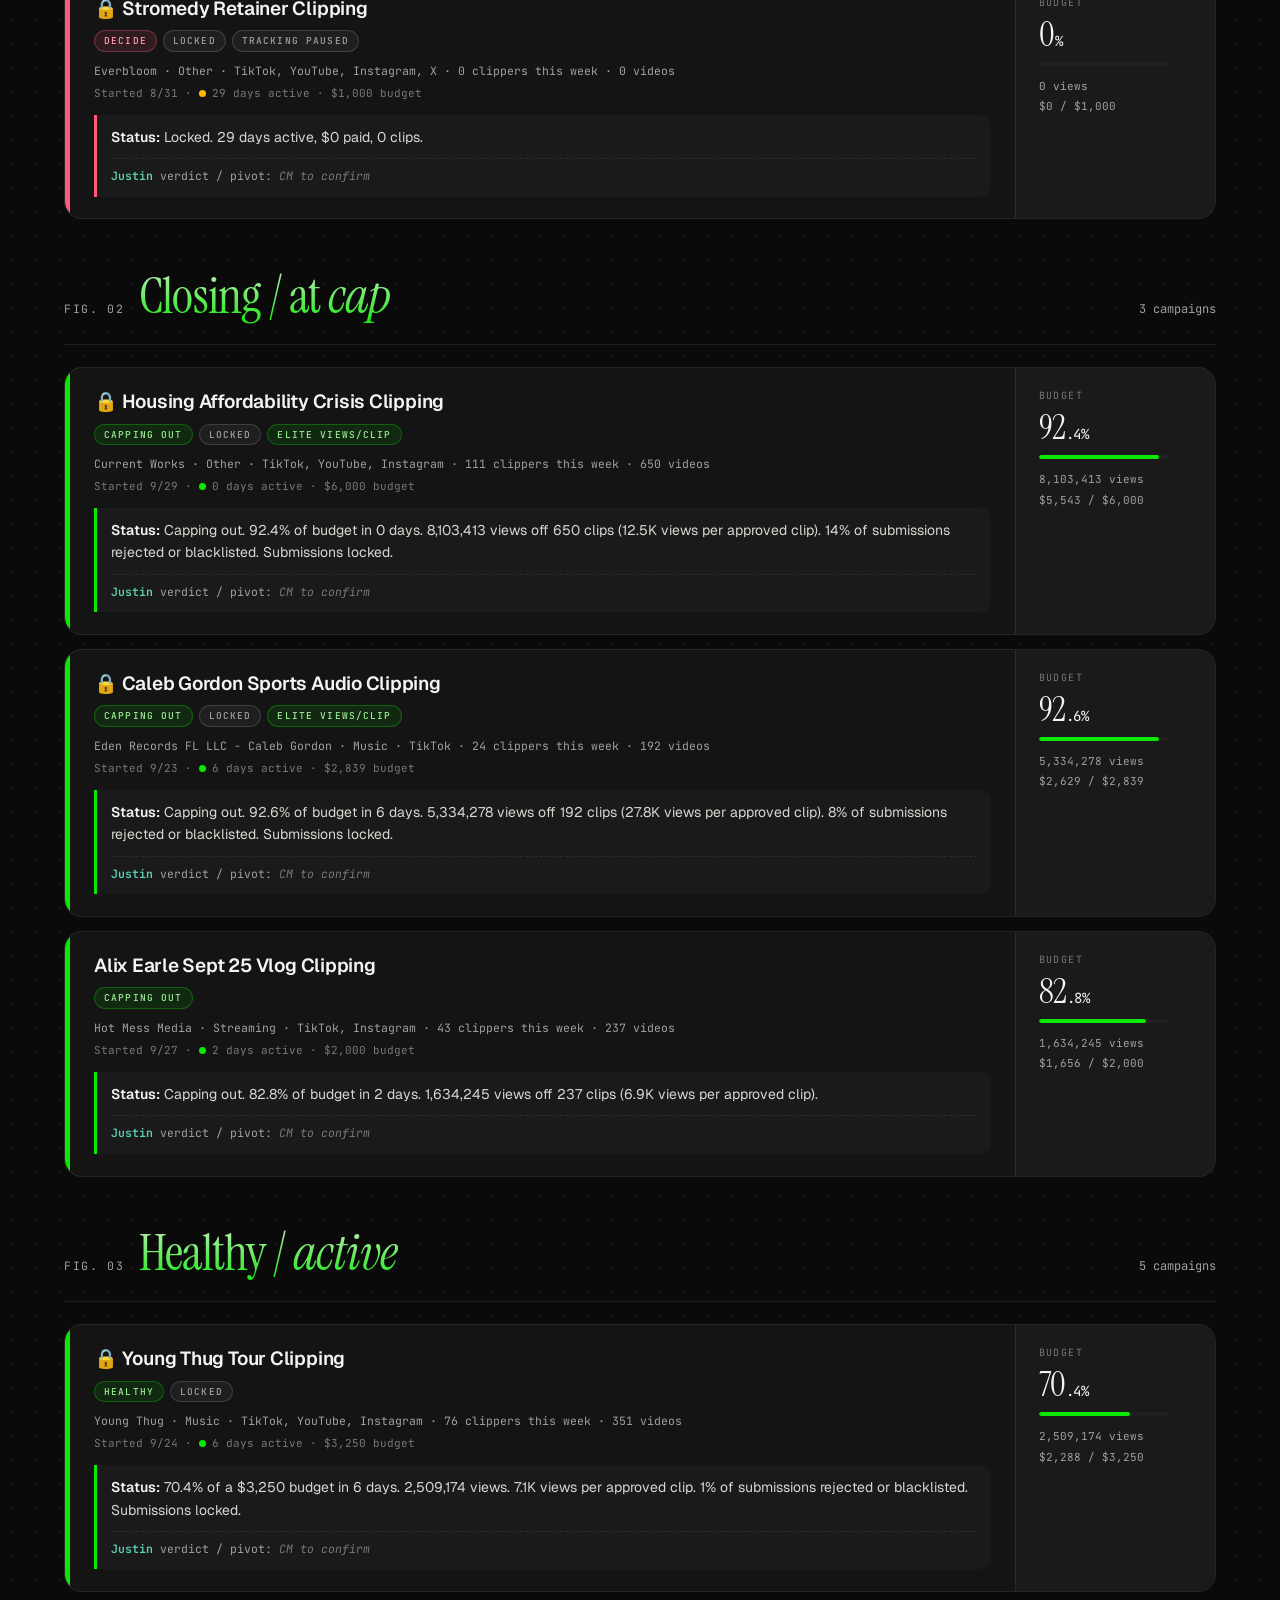
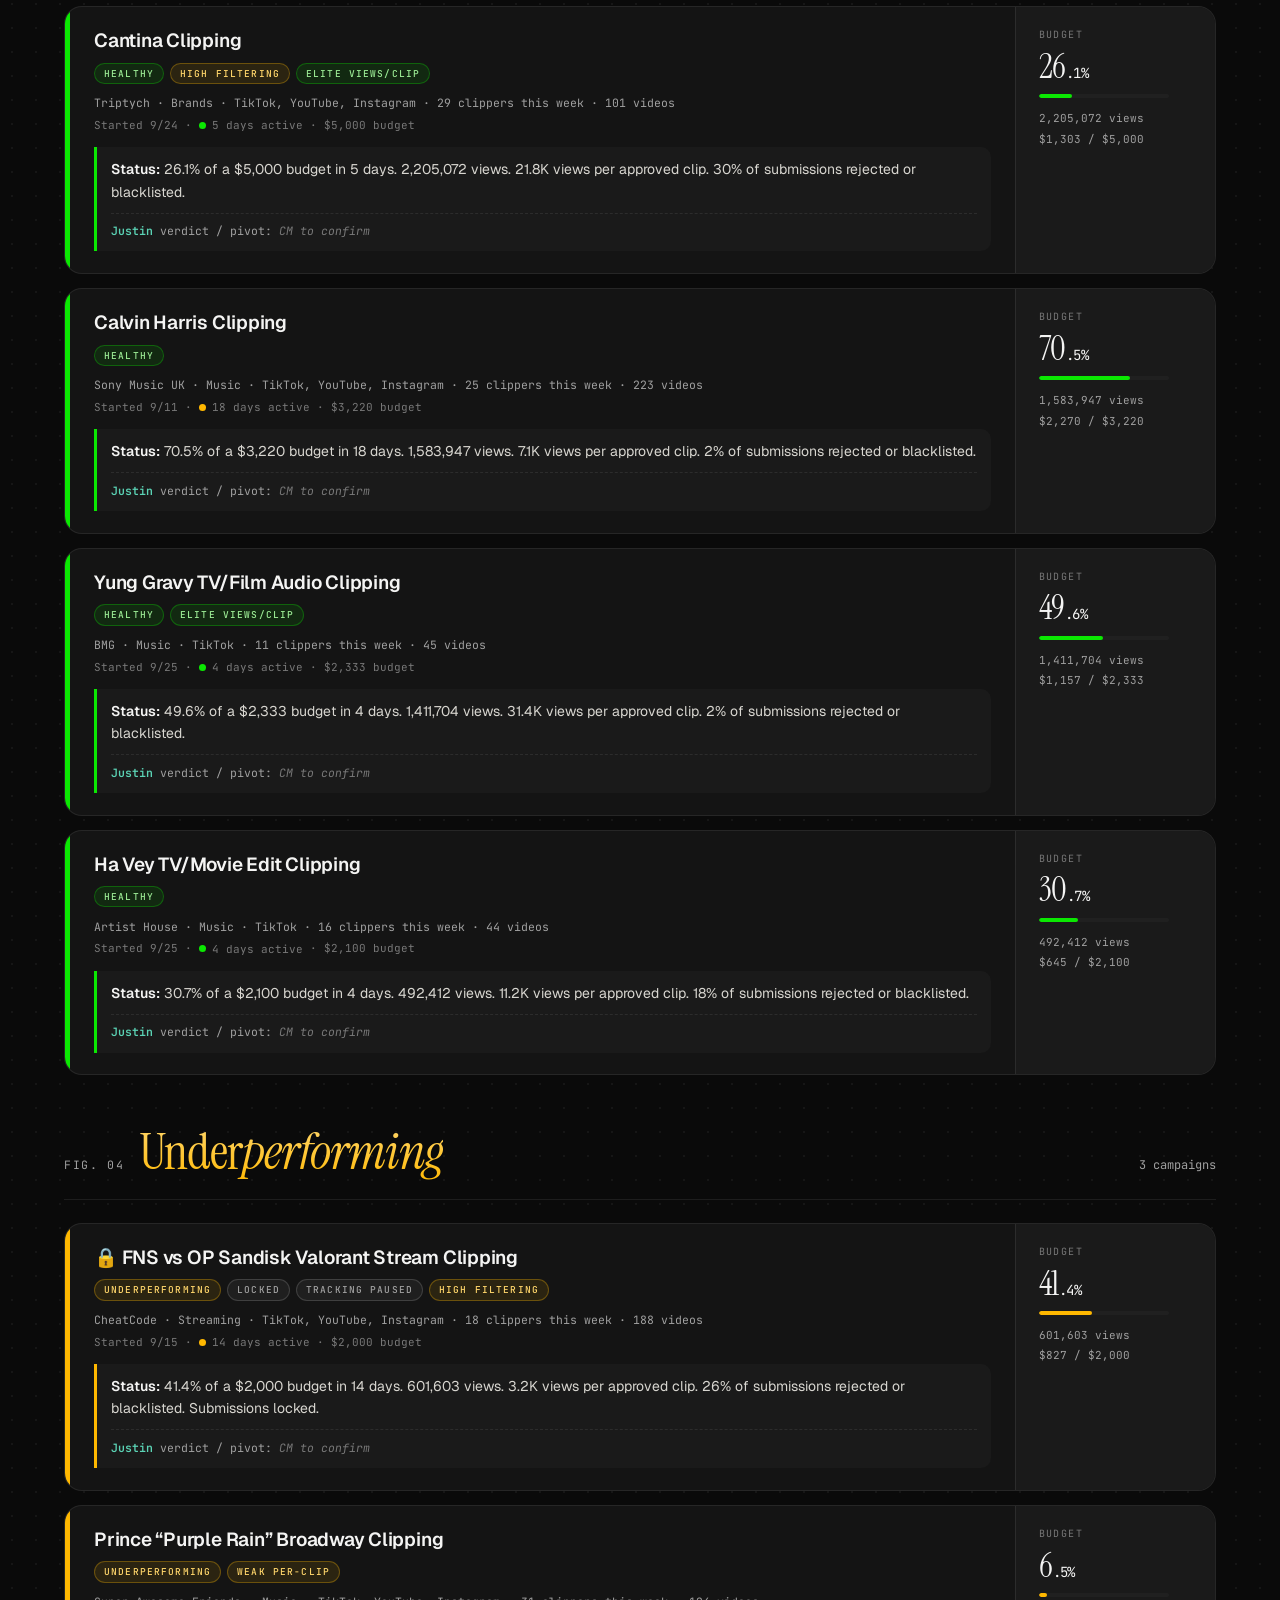
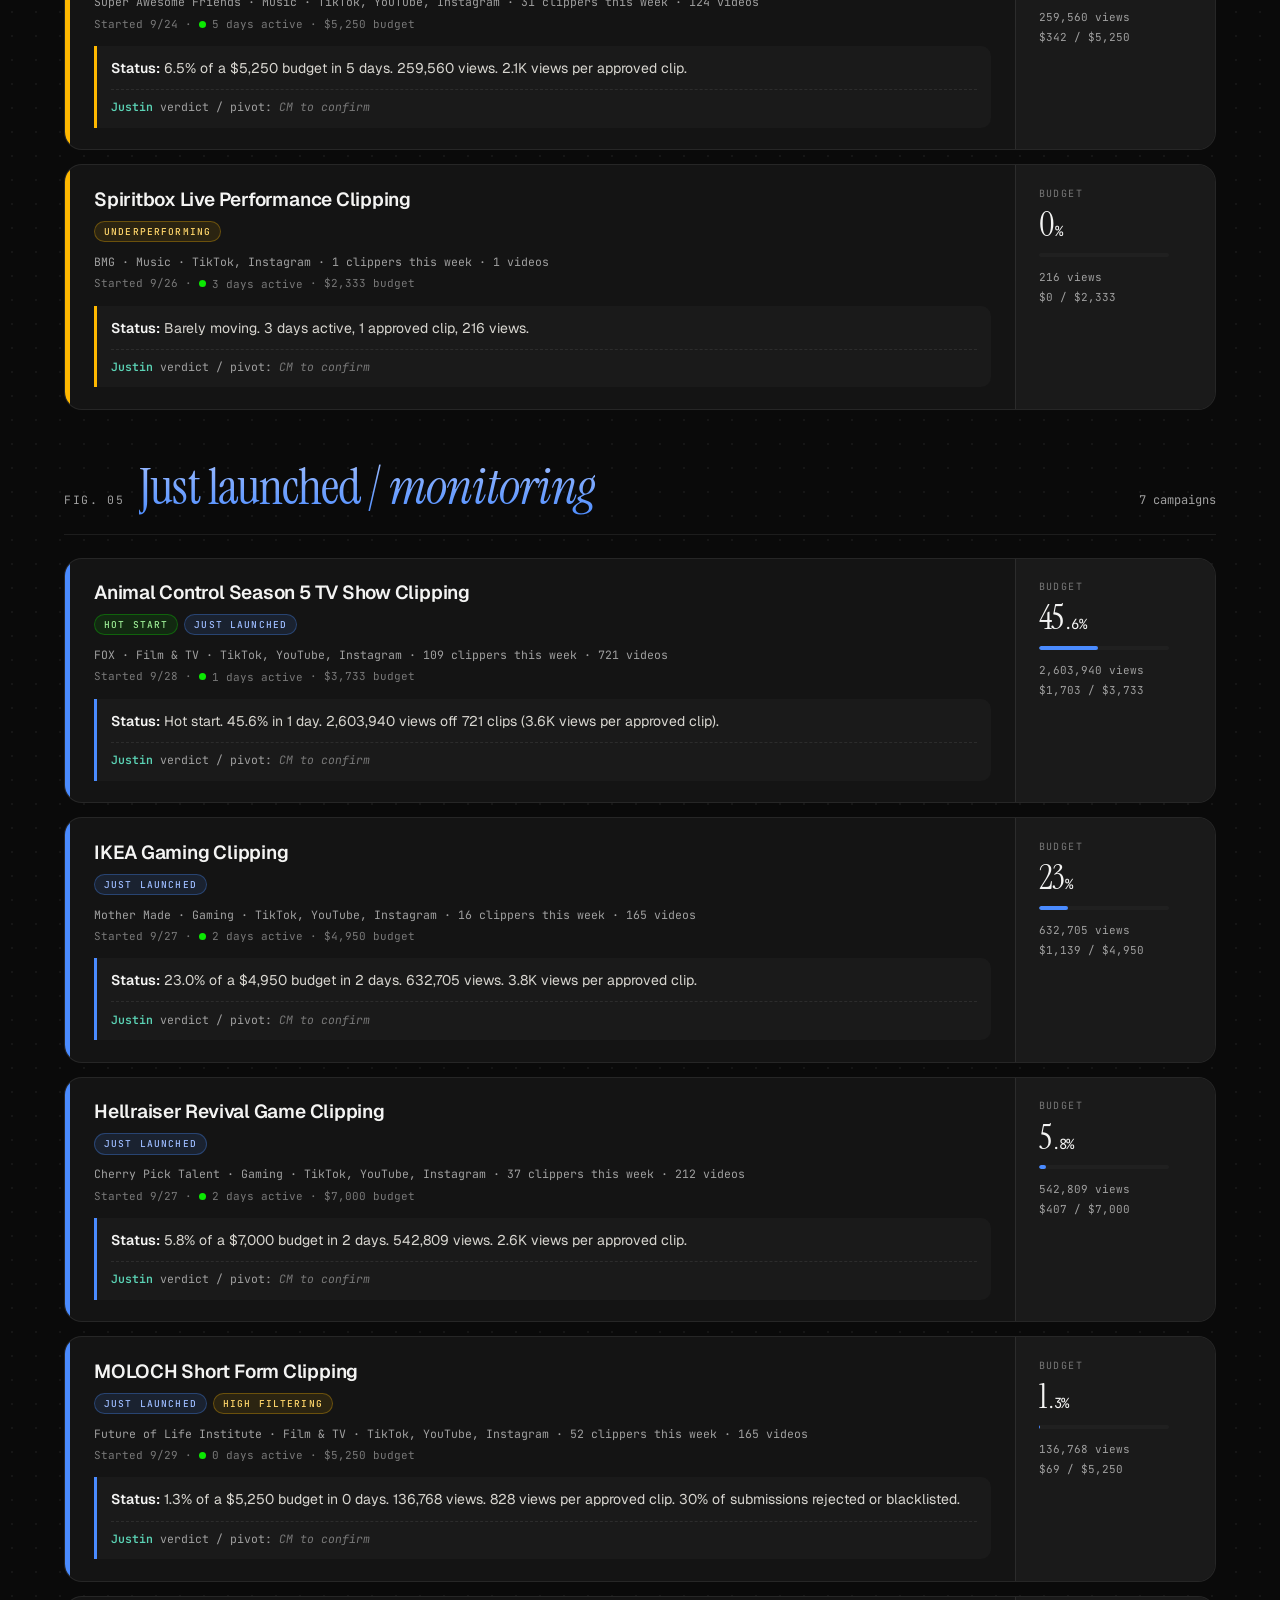
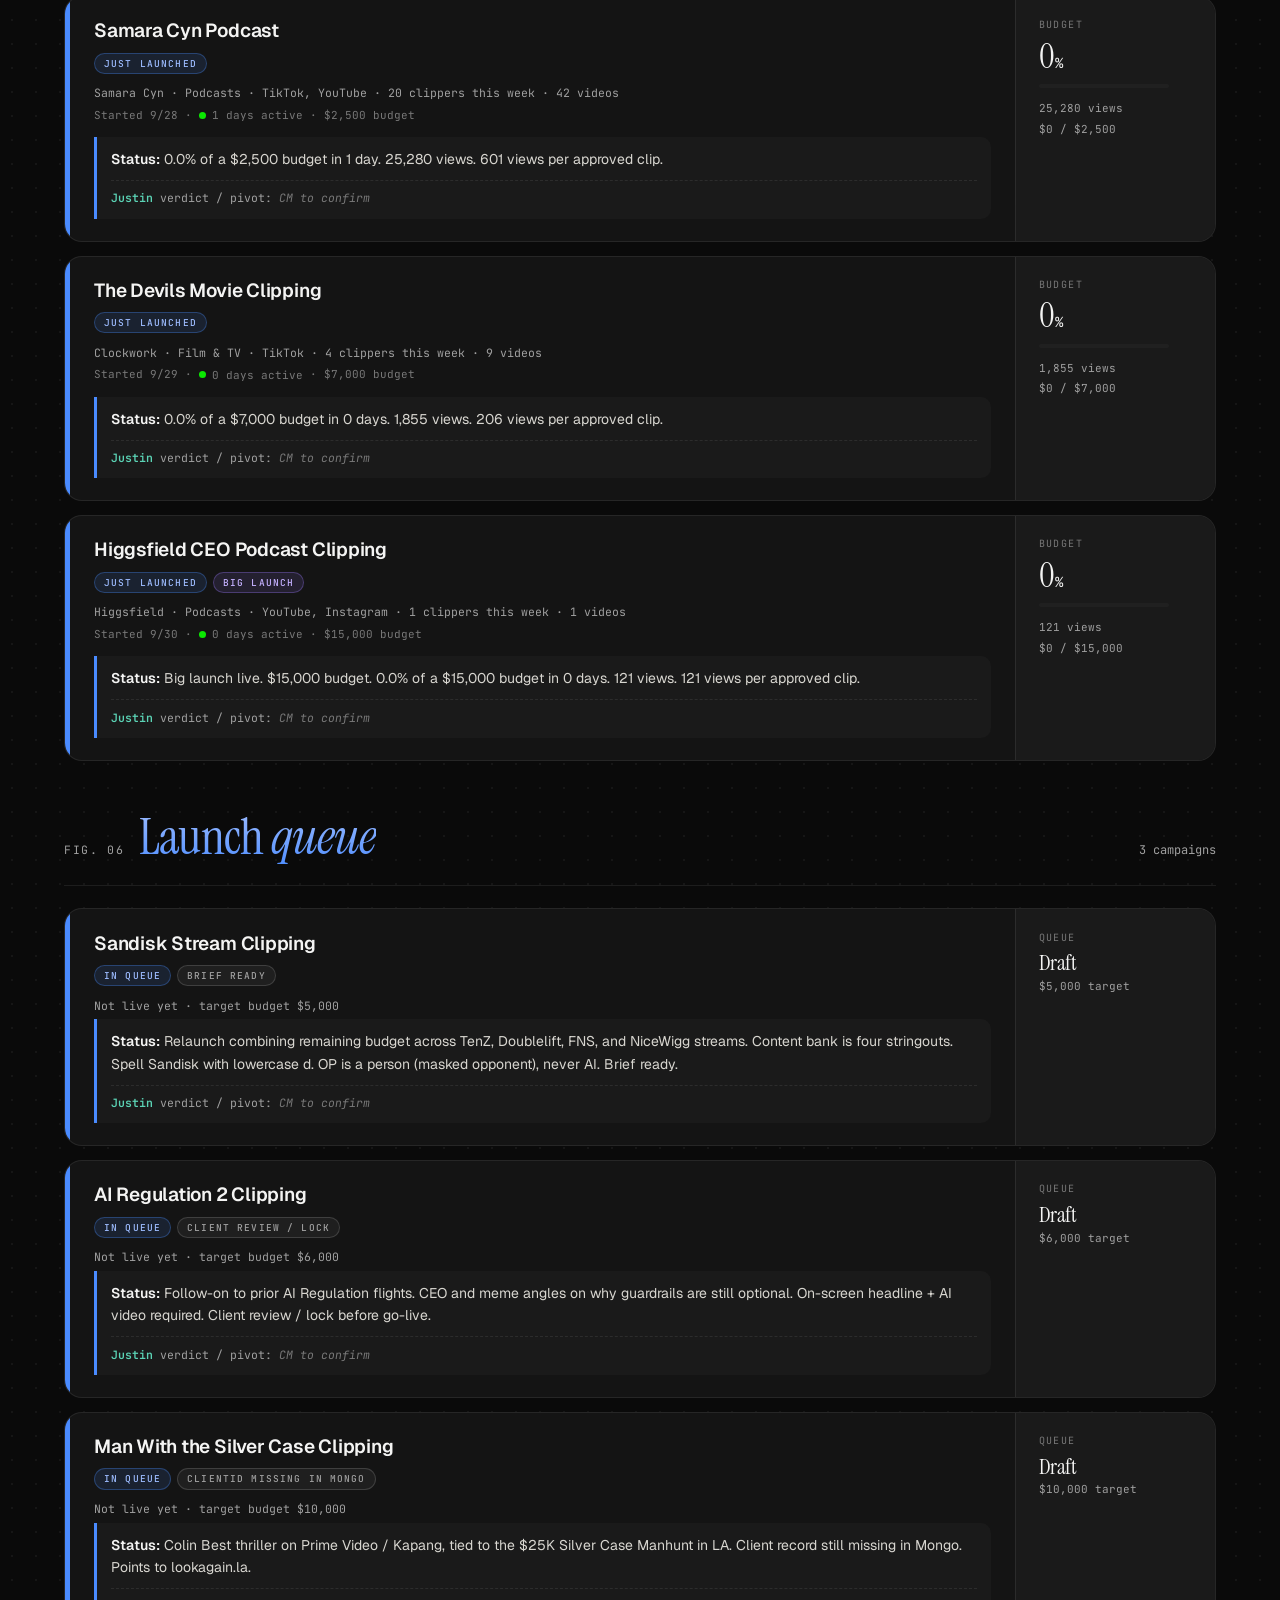
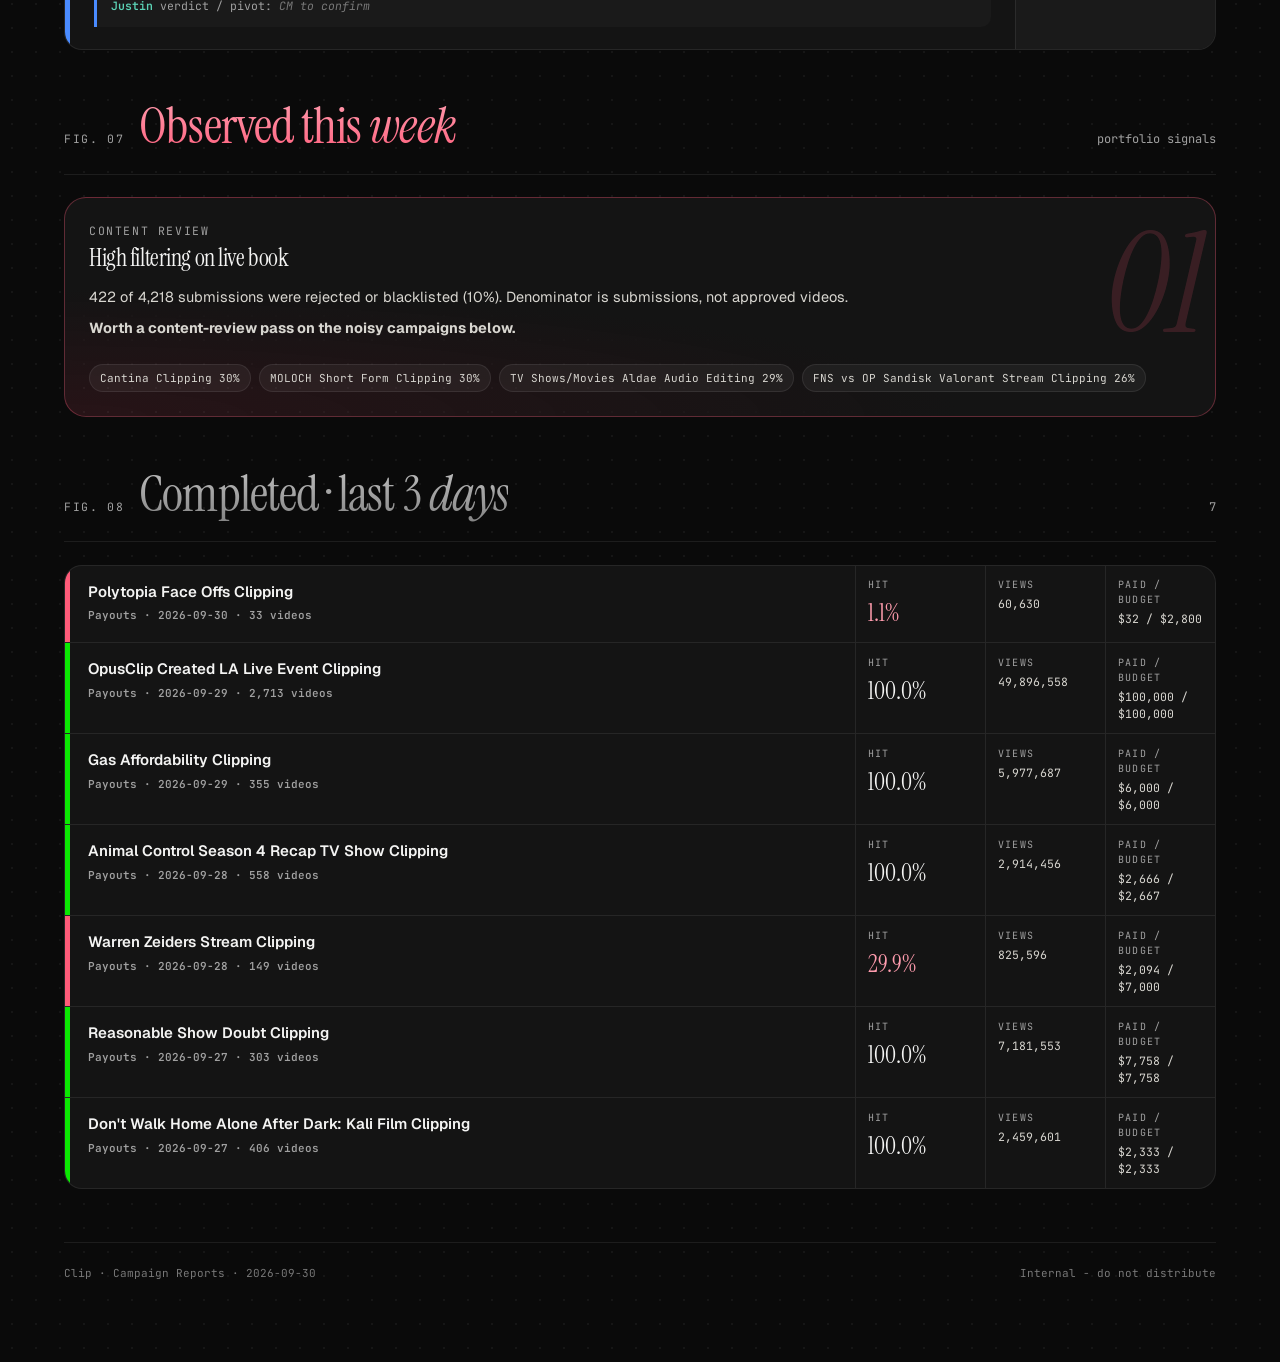
<file: CLIP-Campaign-Report-2026-09-30.html>
<!DOCTYPE html>
<html lang="en">
<head>
<meta charset="utf-8"/>
<meta name="viewport" content="width=device-width, initial-scale=1"/>
<title>Clip · Active Campaign Reports · 2026-09-30</title>
<link href="https://fonts.googleapis.com/css2?family=Geist:wght@400;500;600;700&family=Instrument+Serif:ital@0;1&family=JetBrains+Mono:wght@400;500&display=swap" rel="stylesheet">
<style>
:root{
--g:#0BE802;--g-dark:#24B31A;--g-ink:#063f02;--g-mint:#BDEFB6;
--night:#0A0A0A;--night-panel:#141414;--night-panel-2:#1a1a1a;--night-panel-3:#202020;
--ink:#F4F4F3;--ink-2:#d8d6d0;--muted:#a0a0a0;--muted-2:#787878;
--line:rgba(255,255,255,0.08);--line-2:rgba(255,255,255,0.14);
--amber:#FFB800;--amber-soft:rgba(255,184,0,.10);--amber-line:rgba(255,184,0,.30);--amber-ink:#FFD66B;
--blue:#4A8BFF;--blue-soft:rgba(74,139,255,.12);--blue-line:rgba(74,139,255,.32);--blue-ink:#9DBCFF;
--violet:#9C7BFF;--violet-soft:rgba(156,123,255,.12);--violet-line:rgba(156,123,255,.32);--violet-ink:#C4B0FF;
--rose:#FF5B79;--rose-soft:rgba(255,91,121,.12);--rose-line:rgba(255,91,121,.32);--rose-ink:#FF9CAE;
--green-soft:rgba(11,232,2,.10);--green-line:rgba(11,232,2,.30);
--nm-max:#7FB0FF;--nm-jory:#7CC08C;--nm-justin:#5BD3B5;--nm-emilio:#FF9D6A;--nm-joshua:#E5C079;
--max:1240px;--pad:clamp(20px,4vw,44px);--card:18px;--pill:999px;
--serif:'Instrument Serif',serif;--sans:'Geist',system-ui,sans-serif;--mono:'JetBrains Mono',monospace;
}
*{box-sizing:border-box}
html,body{margin:0;padding:0;background:var(--night);color:var(--ink);font-family:var(--sans);font-size:15px;line-height:1.5}
body{background-image:radial-gradient(rgba(255,255,255,0.05) 1px, transparent 1px);background-size:24px 24px}
.wrap{max-width:var(--max);margin:0 auto;padding:clamp(36px,5vw,72px) var(--pad) 80px}
h1,h2,h3{font-family:var(--serif);font-weight:400;letter-spacing:-0.018em;line-height:1.1;padding-bottom:.08em;margin:0;
background:linear-gradient(180deg,#ffffff 0%,#f4f4f3 42%,#9a9a9a 100%);-webkit-background-clip:text;background-clip:text;-webkit-text-fill-color:transparent}
h1{font-size:clamp(48px,7vw,84px);line-height:1.05}
h2{font-size:clamp(34px,4vw,52px)}
h3{font-size:clamp(22px,2.4vw,30px)}
.it{font-style:italic}
.eyebrow{font-family:var(--mono);font-size:11.5px;letter-spacing:.14em;text-transform:uppercase;color:var(--muted)}
.pulse{display:inline-block;width:7px;height:7px;border-radius:50%;background:var(--g);margin-right:8px;animation:pulse 1.6s ease infinite;vertical-align:middle}
@keyframes pulse{0%,100%{opacity:1}50%{opacity:.35}}
.hdr{display:flex;justify-content:space-between;align-items:flex-end;gap:2rem;margin-bottom:3.5rem}
.hdr .sub{font-family:var(--mono);font-size:12.5px;color:var(--muted);margin-top:.6rem}
.hdr-right{text-align:right}
.hdr-right .day{font-family:var(--serif);font-size:28px;color:var(--ink);-webkit-text-fill-color:var(--ink);background:none}
.hdr-right .tag{font-family:var(--mono);font-size:11.5px;color:var(--muted);letter-spacing:.12em;text-transform:uppercase;margin-top:.35rem}
.ov{display:grid;grid-template-columns:repeat(6,1fr);gap:14px;margin-bottom:2.5rem}
.ov .cell{grid-column:span 2;padding:1.4rem 1.5rem 1.55rem;border-radius:var(--card);background:var(--night-panel);border:1px solid var(--line)}
.ov .lbl{font-family:var(--mono);font-size:10.5px;letter-spacing:.14em;text-transform:uppercase;color:var(--muted-2);margin-bottom:1.1rem}
.ov .val{font-family:var(--serif);font-size:46px;line-height:1;letter-spacing:-0.022em;color:var(--ink);margin-bottom:.55rem;-webkit-text-fill-color:var(--ink);background:none}
.ov .sub{font-family:var(--mono);font-size:11px;color:var(--muted)}
.ov .tint-blue{background:linear-gradient(180deg,var(--blue-soft) 0%,var(--night-panel) 70%);border-color:var(--blue-line)}
.ov .tint-green{background:linear-gradient(180deg,var(--green-soft) 0%,var(--night-panel) 70%);border-color:var(--green-line)}
.ov .tint-amber{background:linear-gradient(180deg,var(--amber-soft) 0%,var(--night-panel) 70%);border-color:var(--amber-line)}
.excl{font-family:var(--mono);font-size:12px;color:var(--muted);margin:0 0 2.5rem;line-height:1.55}
.sec{margin-top:3.25rem}
.sec-hd{display:flex;align-items:baseline;gap:1rem;padding-bottom:1rem;border-bottom:1px solid var(--line);margin-bottom:1.5rem;flex-wrap:wrap}
.sec-hd .count{margin-left:auto;font-family:var(--mono);font-size:12px;color:var(--muted)}
.sec-hd.rose h2{background:linear-gradient(180deg,var(--rose-ink) 0%,var(--rose) 100%);-webkit-background-clip:text;background-clip:text;-webkit-text-fill-color:transparent}
.sec-hd.green h2{background:linear-gradient(180deg,var(--g-mint) 0%,var(--g) 100%);-webkit-background-clip:text;background-clip:text;-webkit-text-fill-color:transparent}
.sec-hd.amber h2{background:linear-gradient(180deg,var(--amber-ink) 0%,var(--amber) 100%);-webkit-background-clip:text;background-clip:text;-webkit-text-fill-color:transparent}
.sec-hd.blue h2{background:linear-gradient(180deg,var(--blue-ink) 0%,var(--blue) 100%);-webkit-background-clip:text;background-clip:text;-webkit-text-fill-color:transparent}
.sec-hd.muted h2{background:linear-gradient(180deg,#c0c0c0 0%,#808080 100%);-webkit-background-clip:text;background-clip:text;-webkit-text-fill-color:transparent}
.cards{display:flex;flex-direction:column;gap:14px}
.card{display:grid;grid-template-columns:5px 1fr 200px;background:var(--night-panel);border:1px solid var(--line);border-radius:var(--card);overflow:hidden;transition:border-color .15s}
.card:hover{border-color:var(--line-2)}
.card .cbar{background:#5a5a5a}
.card.green .cbar{background:var(--g)}
.card.amber .cbar{background:var(--amber)}
.card.rose .cbar{background:var(--rose)}
.card.blue .cbar{background:var(--blue)}
.card.muted .cbar{background:#5a5a5a}
.card.violet .cbar{background:var(--violet)}
.main{padding:1.35rem 1.6rem 1.45rem}
.c-title{font-family:var(--sans);font-weight:600;font-size:19px;letter-spacing:-0.012em;margin-bottom:.45rem}
.badges{display:flex;flex-wrap:wrap;gap:6px;margin-bottom:.7rem}
.badge{font-family:var(--mono);font-size:9.5px;letter-spacing:.12em;text-transform:uppercase;font-weight:500;border-radius:var(--pill);padding:3px 9px;line-height:1.4;border:1px solid transparent}
.badge.green{background:var(--green-soft);color:#9CEC95;border-color:var(--green-line)}
.badge.amber{background:var(--amber-soft);color:var(--amber-ink);border-color:var(--amber-line)}
.badge.rose{background:var(--rose-soft);color:var(--rose-ink);border-color:var(--rose-line)}
.badge.blue{background:var(--blue-soft);color:var(--blue-ink);border-color:var(--blue-line)}
.badge.muted{background:rgba(255,255,255,.05);color:#a0a0a0;border-color:var(--line-2)}
.badge.violet{background:var(--violet-soft);color:var(--violet-ink);border-color:var(--violet-line)}
.meta1{font-family:var(--mono);font-size:11.5px;color:var(--muted);margin-bottom:.35rem}
.meta2{font-family:var(--mono);font-size:11px;color:var(--muted-2);margin-bottom:.9rem}
.pill-chip{display:inline-flex;align-items:center;gap:6px}
.pill-chip .dot{width:7px;height:7px;border-radius:50%;display:inline-block}
.pill-chip .dot.green{background:var(--g)}
.pill-chip .dot.amber{background:var(--amber)}
.pill-chip .dot.muted{background:#5a5a5a}
.note{background:var(--night-panel-2);border-left:3px solid var(--line-2);padding:11px 14px;border-radius:0 10px 10px 0;color:var(--ink-2);font-size:14px;line-height:1.6}
.card.green .note{border-left-color:var(--g)}
.card.amber .note{border-left-color:var(--amber)}
.card.rose .note{border-left-color:var(--rose)}
.card.blue .note{border-left-color:var(--blue)}
.card.muted .note{border-left-color:#5a5a5a}
.note b,.note strong{color:var(--ink);font-weight:600}
.cm-slot{margin-top:.65rem;font-family:var(--mono);font-size:11.5px;color:var(--muted);padding-top:.55rem;border-top:1px dashed var(--line)}
.cm-blank{color:var(--muted-2);font-style:italic}
.nm{font-weight:600}
.nm-justin{color:var(--nm-justin)}
.nm-joshua{color:var(--nm-joshua)}
.nm-max{color:var(--nm-max)}
.nm-jory{color:var(--nm-jory)}
.nm-emilio{color:var(--nm-emilio)}
.rhs{padding:1.35rem 1.5rem;background:var(--night-panel-2);border-left:1px solid var(--line);display:flex;flex-direction:column}
.r-lbl{font-family:var(--mono);font-size:10px;letter-spacing:.14em;text-transform:uppercase;color:var(--muted-2);margin-bottom:.5rem}
.r-bpct{font-family:var(--serif);font-size:34px;line-height:1;letter-spacing:-0.02em;color:var(--ink);-webkit-text-fill-color:var(--ink);background:none}
.r-bpct .pct{font-family:var(--mono);font-size:14px;color:var(--muted);margin-left:1px}
.prog{width:130px;height:4px;background:var(--night-panel-3);border-radius:4px;margin:.7rem 0 .8rem;overflow:hidden}
.prog i{display:block;height:100%;background:currentColor;border-radius:4px}
.card.green .prog i{background:var(--g)}
.card.amber .prog i{background:var(--amber)}
.card.rose .prog i{background:var(--rose)}
.card.blue .prog i{background:var(--blue)}
.card.muted .prog i{background:#5a5a5a}
.r-views,.r-paid{font-family:var(--mono);font-size:11px;color:var(--muted);margin-top:.25rem}
.obs-grid{display:grid;gap:14px}
.why-card{border-radius:22px;padding:1.6rem;min-height:220px;display:flex;flex-direction:column;position:relative;overflow:hidden}
.why-card.rose{background:radial-gradient(120% 90% at 0% 100%,var(--rose-soft) 0%,var(--night-panel) 65%);border:1px solid var(--rose-line)}
.why-card .huge{font-family:var(--serif);font-style:italic;font-size:140px;position:absolute;top:-20px;right:10px;color:color-mix(in srgb,var(--rose) 50%,transparent);opacity:.32;pointer-events:none;-webkit-text-fill-color:unset;background:none}
.why-card h3{background:none;-webkit-background-clip:initial;-webkit-text-fill-color:var(--ink);color:var(--ink);font-size:24px;margin:.4rem 0 .8rem}
.why-card p{font-size:14.5px;color:var(--ink-2);line-height:1.55;margin:0 0 .6rem}
.why-card .pills{display:flex;flex-wrap:wrap;gap:8px;margin-top:auto}
.pill{font-family:var(--mono);font-size:11px;padding:5px 10px;border-radius:var(--pill);background:rgba(255,255,255,.05);border:1px solid var(--line);color:var(--ink-2)}
.done{background:var(--night-panel);border:1px solid var(--line);border-radius:var(--card);overflow:hidden}
.done .row{display:grid;grid-template-columns:5px 1fr 130px 120px 110px;border-bottom:1px solid var(--line)}
.done .row:last-child{border-bottom:none}
.done .bar{background:var(--g)}
.done .row.amber .bar{background:var(--amber)}
.done .row.muted .bar{background:#5a5a5a}
.done .row.rose .bar{background:var(--rose)}
.done .nm{padding:1rem 1.2rem}
.done .nm .n{font-weight:600;font-size:15px}
.done .nm .dmeta{font-family:var(--mono);font-size:11px;color:var(--muted);margin-top:.25rem}
.done .col{padding:.75rem .8rem;border-left:1px solid var(--line)}
.done .col .lbl{font-family:var(--mono);font-size:10px;text-transform:uppercase;letter-spacing:.12em;color:var(--muted);margin-bottom:.2rem}
.done .col .big{font-family:var(--serif);font-size:24px;color:var(--ink);-webkit-text-fill-color:var(--ink);background:none}
.done .row.muted .col .big{color:var(--ink-2);-webkit-text-fill-color:var(--ink-2)}
.done .row.rose .col .big{color:var(--rose-ink);-webkit-text-fill-color:var(--rose-ink)}
.done .col .v{font-family:var(--mono);font-size:11.5px;color:var(--ink-2)}
footer.ft{border-top:1px solid var(--line);padding-top:1.5rem;margin-top:3.5rem;display:flex;justify-content:space-between;font-family:var(--mono);font-size:11px;color:var(--muted-2)}
@media print{
  *{-webkit-print-color-adjust:exact !important;print-color-adjust:exact !important;color-adjust:exact !important}
  html,body{background:var(--night) !important;color:var(--ink) !important}
  body{background-image:none !important}
  html,body,.wrap{overflow-x:hidden !important}
  .wrap{padding:1.5rem;max-width:100%}
  h1,h2,h3{background:none !important;-webkit-background-clip:initial !important;background-clip:initial !important;-webkit-text-fill-color:#f4f4f3 !important;color:#f4f4f3 !important}
  .sec-hd.rose h2{-webkit-text-fill-color:var(--rose-ink) !important;color:var(--rose-ink) !important}
  .sec-hd.green h2{-webkit-text-fill-color:#9CEC95 !important;color:#9CEC95 !important}
  .sec-hd.amber h2{-webkit-text-fill-color:var(--amber-ink) !important;color:var(--amber-ink) !important}
  .sec-hd.blue h2{-webkit-text-fill-color:var(--blue-ink) !important;color:var(--blue-ink) !important}
  .sec-hd.muted h2{-webkit-text-fill-color:#a0a0a0 !important;color:#a0a0a0 !important}
  .why-card h3{-webkit-text-fill-color:var(--ink) !important;color:var(--ink) !important}
  .ov{grid-template-columns:repeat(3,1fr) !important}
  .ov .cell{grid-column:span 1 !important}
  .card{grid-template-columns:5px 1fr 180px !important}
  .obs-grid{grid-template-columns:1fr !important}
  .why-card{min-height:0 !important}
  .huge{font-size:96px !important}
  .done .row{grid-template-columns:5px 1fr 90px 90px 90px !important}
  .done .col{padding:.75rem .6rem !important}
  .main,.note,.why-card p{overflow-wrap:anywhere}
  .card,.why-card,.ov .cell,.done .row{break-inside:avoid;page-break-inside:avoid}
  .sec-hd{break-after:avoid;page-break-after:avoid}
  .sec,.ov,.done,.cards,.obs-grid{break-inside:auto;page-break-inside:auto}
  .sec{margin-top:2.5rem}
}
@page{margin:0.4in;background:#0A0A0A}
@media(max-width:900px){
  .ov{grid-template-columns:repeat(2,1fr)}
  .ov .cell{grid-column:span 1}
  .card{grid-template-columns:5px 1fr 170px}
  .done .row{grid-template-columns:5px 1fr 110px}
  .done .col:nth-child(n+4){display:none}
  .hdr{flex-direction:column}
}
@media(max-width:600px){
  .card{grid-template-columns:5px 1fr}
  .cbar{grid-row:1 / span 2}
  .main{grid-column:2;grid-row:1}
  .rhs{grid-column:2;grid-row:2;border-left:none;border-top:1px solid var(--line);flex-direction:row;flex-wrap:wrap;gap:.6rem 2rem;align-items:center}
}
</style>
</head>
<body>
<div class="wrap">
  <header class="hdr">
    <div>
      <div class="eyebrow"><span class="pulse"></span>Report · September 30, 2026 · stats pulled 8:51 AM ET</div>
      <h1>Active <span class="it">campaigns</span></h1>
      <div class="sub">22 active · 7 completed (3d) · 411 clippers submitting this week</div>
    </div>
    <div class="hdr-right">
      <div class="day">Day 30 / week 40</div>
      <div class="tag">Clip · Reports</div>
    </div>
  </header>

  
<div class="ov">
  <div class="cell">
    <div class="lbl">Budget</div>
    <div class="val">$101,609</div>
    <div class="sub">22 campaigns after exclusion</div>
  </div>
  <div class="cell">
    <div class="lbl">Paid</div>
    <div class="val">$22,402</div>
    <div class="sub">22% of budget</div>
  </div>
  <div class="cell">
    <div class="lbl">Remaining</div>
    <div class="val">$79,207</div>
    <div class="sub">unspent</div>
  </div>
  <div class="cell tint-blue">
    <div class="lbl">Views</div>
    <div class="val">28,549,345</div>
    <div class="sub">3,562 approved clips</div>
  </div>
  <div class="cell tint-green">
    <div class="lbl">Clippers on Active Campaigns</div>
    <div class="val">432</div>
    <div class="sub">Sep 29: 389</div>
  </div>
  <div class="cell tint-amber">
    <div class="lbl">Clippers Submitting This Week</div>
    <div class="val">411</div>
    <div class="sub">Sep 29: 368</div>
  </div>
</div>
  <p class="excl">Excluded, invite-only empty and budget at least 5× the median: KFC Show Clipping. Median budget $3,492. Stats pulled Sep 30, 2026 at 8:51 AM ET.</p>

  
        <section class="sec">
          
    <div class="sec-hd rose">
      <div class="eyebrow">FIG. 01</div>
      <h2>Action <span class="it">needed</span></h2>
      <div class="count">4 campaigns</div>
    </div>
          <div class="cards">
    <article class="card rose">
      <div class="cbar"></div>
      <div class="main">
        <div class="c-title">TV Shows/Movies Aldae Audio Editing</div>
        <div class="badges"><span class="badge rose">DECIDE</span><span class="badge amber">HIGH FILTERING</span></div>
        <div class="meta1">Artist House · Music · TikTok · 6 clippers this week · 85 videos</div>
        <div class="meta2">Started 9/17 · <span class="pill-chip"><span class="dot amber"></span>12 days active</span> · $2,333 budget</div>
        <div class="note"><b>Status:</b> Stalled with heavy filtering. 18.2% of a $2,333 budget after 12 days. 467,240 views. 5.5K views per approved clip. 29% of submissions rejected or blacklisted.<div class="cm-slot"><span class="nm nm-justin">Justin</span> verdict / pivot: <span class="cm-blank">CM to confirm</span></div></div>
      </div>
      <div class="rhs">
        <div>
          <div class="r-lbl">BUDGET</div>
          <div class="r-bpct">18<span class="pct">.2%</span></div>
          <div class="prog"><i style="width:18.2%"></i></div>
          <div class="r-views">467,240 views</div>
          <div class="r-paid">$424 / $2,333</div>
        </div>
      </div>
    </article>

    <article class="card rose">
      <div class="cbar"></div>
      <div class="main">
        <div class="c-title">Skyrim Game Clipping</div>
        <div class="badges"><span class="badge rose">DECIDE</span></div>
        <div class="meta1">Mother Made · Gaming · TikTok, YouTube, Instagram · 4 clippers this week · 6 videos</div>
        <div class="meta2">Started 9/23 · <span class="pill-chip"><span class="dot green"></span>6 days active</span> · $7,516 budget</div>
        <div class="note"><b>Status:</b> No traction. 0.0% of a $7,516 budget after 6 days. 3,003 views off 6 clips (500 views/clip vs 6,196 book median).<div class="cm-slot"><span class="nm nm-justin">Justin</span> verdict / pivot: <span class="cm-blank">CM to confirm</span></div></div>
      </div>
      <div class="rhs">
        <div>
          <div class="r-lbl">BUDGET</div>
          <div class="r-bpct">0<span class="pct">%</span></div>
          <div class="prog"><i style="width:0.0%"></i></div>
          <div class="r-views">3,003 views</div>
          <div class="r-paid">$0 / $7,516</div>
        </div>
      </div>
    </article>

    <article class="card rose">
      <div class="cbar"></div>
      <div class="main">
        <div class="c-title">🔒 Taco Bell Podcast Clipping</div>
        <div class="badges"><span class="badge rose">DECIDE</span><span class="badge muted">LOCKED</span><span class="badge muted">TRACKING PAUSED</span></div>
        <div class="meta1">The Team · Brands · TikTok, YouTube, Instagram · 0 clippers this week · 0 videos</div>
        <div class="meta2">Started 8/31 · <span class="pill-chip"><span class="dot amber"></span>30 days active</span> · $9,000 budget</div>
        <div class="note"><b>Status:</b> Locked. 30 days active, $0 paid, 0 clips.<div class="cm-slot"><span class="nm nm-justin">Justin</span> verdict / pivot: <span class="cm-blank">CM to confirm</span></div></div>
      </div>
      <div class="rhs">
        <div>
          <div class="r-lbl">BUDGET</div>
          <div class="r-bpct">0<span class="pct">%</span></div>
          <div class="prog"><i style="width:0.0%"></i></div>
          <div class="r-views">0 views</div>
          <div class="r-paid">$0 / $9,000</div>
        </div>
      </div>
    </article>

    <article class="card rose">
      <div class="cbar"></div>
      <div class="main">
        <div class="c-title">🔒 Stromedy Retainer Clipping</div>
        <div class="badges"><span class="badge rose">DECIDE</span><span class="badge muted">LOCKED</span><span class="badge muted">TRACKING PAUSED</span></div>
        <div class="meta1">Everbloom · Other · TikTok, YouTube, Instagram, X · 0 clippers this week · 0 videos</div>
        <div class="meta2">Started 8/31 · <span class="pill-chip"><span class="dot amber"></span>29 days active</span> · $1,000 budget</div>
        <div class="note"><b>Status:</b> Locked. 29 days active, $0 paid, 0 clips.<div class="cm-slot"><span class="nm nm-justin">Justin</span> verdict / pivot: <span class="cm-blank">CM to confirm</span></div></div>
      </div>
      <div class="rhs">
        <div>
          <div class="r-lbl">BUDGET</div>
          <div class="r-bpct">0<span class="pct">%</span></div>
          <div class="prog"><i style="width:0.0%"></i></div>
          <div class="r-views">0 views</div>
          <div class="r-paid">$0 / $1,000</div>
        </div>
      </div>
    </article></div>
        </section>
        <section class="sec">
          
    <div class="sec-hd green">
      <div class="eyebrow">FIG. 02</div>
      <h2>Closing / at <span class="it">cap</span></h2>
      <div class="count">3 campaigns</div>
    </div>
          <div class="cards">
    <article class="card green">
      <div class="cbar"></div>
      <div class="main">
        <div class="c-title">🔒 Housing Affordability Crisis Clipping</div>
        <div class="badges"><span class="badge green">CAPPING OUT</span><span class="badge muted">LOCKED</span><span class="badge green">ELITE VIEWS/CLIP</span></div>
        <div class="meta1">Current Works · Other · TikTok, YouTube, Instagram · 111 clippers this week · 650 videos</div>
        <div class="meta2">Started 9/29 · <span class="pill-chip"><span class="dot green"></span>0 days active</span> · $6,000 budget</div>
        <div class="note"><b>Status:</b> Capping out. 92.4% of budget in 0 days. 8,103,413 views off 650 clips (12.5K views per approved clip). 14% of submissions rejected or blacklisted. Submissions locked.<div class="cm-slot"><span class="nm nm-justin">Justin</span> verdict / pivot: <span class="cm-blank">CM to confirm</span></div></div>
      </div>
      <div class="rhs">
        <div>
          <div class="r-lbl">BUDGET</div>
          <div class="r-bpct">92<span class="pct">.4%</span></div>
          <div class="prog"><i style="width:92.4%"></i></div>
          <div class="r-views">8,103,413 views</div>
          <div class="r-paid">$5,543 / $6,000</div>
        </div>
      </div>
    </article>

    <article class="card green">
      <div class="cbar"></div>
      <div class="main">
        <div class="c-title">🔒 Caleb Gordon Sports Audio Clipping</div>
        <div class="badges"><span class="badge green">CAPPING OUT</span><span class="badge muted">LOCKED</span><span class="badge green">ELITE VIEWS/CLIP</span></div>
        <div class="meta1">Eden Records FL LLC - Caleb Gordon · Music · TikTok · 24 clippers this week · 192 videos</div>
        <div class="meta2">Started 9/23 · <span class="pill-chip"><span class="dot green"></span>6 days active</span> · $2,839 budget</div>
        <div class="note"><b>Status:</b> Capping out. 92.6% of budget in 6 days. 5,334,278 views off 192 clips (27.8K views per approved clip). 8% of submissions rejected or blacklisted. Submissions locked.<div class="cm-slot"><span class="nm nm-justin">Justin</span> verdict / pivot: <span class="cm-blank">CM to confirm</span></div></div>
      </div>
      <div class="rhs">
        <div>
          <div class="r-lbl">BUDGET</div>
          <div class="r-bpct">92<span class="pct">.6%</span></div>
          <div class="prog"><i style="width:92.6%"></i></div>
          <div class="r-views">5,334,278 views</div>
          <div class="r-paid">$2,629 / $2,839</div>
        </div>
      </div>
    </article>

    <article class="card green">
      <div class="cbar"></div>
      <div class="main">
        <div class="c-title">Alix Earle Sept 25 Vlog Clipping</div>
        <div class="badges"><span class="badge green">CAPPING OUT</span></div>
        <div class="meta1">Hot Mess Media · Streaming · TikTok, Instagram · 43 clippers this week · 237 videos</div>
        <div class="meta2">Started 9/27 · <span class="pill-chip"><span class="dot green"></span>2 days active</span> · $2,000 budget</div>
        <div class="note"><b>Status:</b> Capping out. 82.8% of budget in 2 days. 1,634,245 views off 237 clips (6.9K views per approved clip).<div class="cm-slot"><span class="nm nm-justin">Justin</span> verdict / pivot: <span class="cm-blank">CM to confirm</span></div></div>
      </div>
      <div class="rhs">
        <div>
          <div class="r-lbl">BUDGET</div>
          <div class="r-bpct">82<span class="pct">.8%</span></div>
          <div class="prog"><i style="width:82.8%"></i></div>
          <div class="r-views">1,634,245 views</div>
          <div class="r-paid">$1,656 / $2,000</div>
        </div>
      </div>
    </article></div>
        </section>
        <section class="sec">
          
    <div class="sec-hd green">
      <div class="eyebrow">FIG. 03</div>
      <h2>Healthy / <span class="it">active</span></h2>
      <div class="count">5 campaigns</div>
    </div>
          <div class="cards">
    <article class="card green">
      <div class="cbar"></div>
      <div class="main">
        <div class="c-title">🔒 Young Thug Tour Clipping</div>
        <div class="badges"><span class="badge green">HEALTHY</span><span class="badge muted">LOCKED</span></div>
        <div class="meta1">Young Thug · Music · TikTok, YouTube, Instagram · 76 clippers this week · 351 videos</div>
        <div class="meta2">Started 9/24 · <span class="pill-chip"><span class="dot green"></span>6 days active</span> · $3,250 budget</div>
        <div class="note"><b>Status:</b> 70.4% of a $3,250 budget in 6 days. 2,509,174 views. 7.1K views per approved clip. 1% of submissions rejected or blacklisted. Submissions locked.<div class="cm-slot"><span class="nm nm-justin">Justin</span> verdict / pivot: <span class="cm-blank">CM to confirm</span></div></div>
      </div>
      <div class="rhs">
        <div>
          <div class="r-lbl">BUDGET</div>
          <div class="r-bpct">70<span class="pct">.4%</span></div>
          <div class="prog"><i style="width:70.4%"></i></div>
          <div class="r-views">2,509,174 views</div>
          <div class="r-paid">$2,288 / $3,250</div>
        </div>
      </div>
    </article>

    <article class="card green">
      <div class="cbar"></div>
      <div class="main">
        <div class="c-title">Cantina Clipping</div>
        <div class="badges"><span class="badge green">HEALTHY</span><span class="badge amber">HIGH FILTERING</span><span class="badge green">ELITE VIEWS/CLIP</span></div>
        <div class="meta1">Triptych · Brands · TikTok, YouTube, Instagram · 29 clippers this week · 101 videos</div>
        <div class="meta2">Started 9/24 · <span class="pill-chip"><span class="dot green"></span>5 days active</span> · $5,000 budget</div>
        <div class="note"><b>Status:</b> 26.1% of a $5,000 budget in 5 days. 2,205,072 views. 21.8K views per approved clip. 30% of submissions rejected or blacklisted.<div class="cm-slot"><span class="nm nm-justin">Justin</span> verdict / pivot: <span class="cm-blank">CM to confirm</span></div></div>
      </div>
      <div class="rhs">
        <div>
          <div class="r-lbl">BUDGET</div>
          <div class="r-bpct">26<span class="pct">.1%</span></div>
          <div class="prog"><i style="width:26.1%"></i></div>
          <div class="r-views">2,205,072 views</div>
          <div class="r-paid">$1,303 / $5,000</div>
        </div>
      </div>
    </article>

    <article class="card green">
      <div class="cbar"></div>
      <div class="main">
        <div class="c-title">Calvin Harris Clipping</div>
        <div class="badges"><span class="badge green">HEALTHY</span></div>
        <div class="meta1">Sony Music UK · Music · TikTok, YouTube, Instagram · 25 clippers this week · 223 videos</div>
        <div class="meta2">Started 9/11 · <span class="pill-chip"><span class="dot amber"></span>18 days active</span> · $3,220 budget</div>
        <div class="note"><b>Status:</b> 70.5% of a $3,220 budget in 18 days. 1,583,947 views. 7.1K views per approved clip. 2% of submissions rejected or blacklisted.<div class="cm-slot"><span class="nm nm-justin">Justin</span> verdict / pivot: <span class="cm-blank">CM to confirm</span></div></div>
      </div>
      <div class="rhs">
        <div>
          <div class="r-lbl">BUDGET</div>
          <div class="r-bpct">70<span class="pct">.5%</span></div>
          <div class="prog"><i style="width:70.5%"></i></div>
          <div class="r-views">1,583,947 views</div>
          <div class="r-paid">$2,270 / $3,220</div>
        </div>
      </div>
    </article>

    <article class="card green">
      <div class="cbar"></div>
      <div class="main">
        <div class="c-title">Yung Gravy TV/Film Audio Clipping</div>
        <div class="badges"><span class="badge green">HEALTHY</span><span class="badge green">ELITE VIEWS/CLIP</span></div>
        <div class="meta1">BMG · Music · TikTok · 11 clippers this week · 45 videos</div>
        <div class="meta2">Started 9/25 · <span class="pill-chip"><span class="dot green"></span>4 days active</span> · $2,333 budget</div>
        <div class="note"><b>Status:</b> 49.6% of a $2,333 budget in 4 days. 1,411,704 views. 31.4K views per approved clip. 2% of submissions rejected or blacklisted.<div class="cm-slot"><span class="nm nm-justin">Justin</span> verdict / pivot: <span class="cm-blank">CM to confirm</span></div></div>
      </div>
      <div class="rhs">
        <div>
          <div class="r-lbl">BUDGET</div>
          <div class="r-bpct">49<span class="pct">.6%</span></div>
          <div class="prog"><i style="width:49.6%"></i></div>
          <div class="r-views">1,411,704 views</div>
          <div class="r-paid">$1,157 / $2,333</div>
        </div>
      </div>
    </article>

    <article class="card green">
      <div class="cbar"></div>
      <div class="main">
        <div class="c-title">Ha Vey TV/Movie Edit Clipping</div>
        <div class="badges"><span class="badge green">HEALTHY</span></div>
        <div class="meta1">Artist House · Music · TikTok · 16 clippers this week · 44 videos</div>
        <div class="meta2">Started 9/25 · <span class="pill-chip"><span class="dot green"></span>4 days active</span> · $2,100 budget</div>
        <div class="note"><b>Status:</b> 30.7% of a $2,100 budget in 4 days. 492,412 views. 11.2K views per approved clip. 18% of submissions rejected or blacklisted.<div class="cm-slot"><span class="nm nm-justin">Justin</span> verdict / pivot: <span class="cm-blank">CM to confirm</span></div></div>
      </div>
      <div class="rhs">
        <div>
          <div class="r-lbl">BUDGET</div>
          <div class="r-bpct">30<span class="pct">.7%</span></div>
          <div class="prog"><i style="width:30.7%"></i></div>
          <div class="r-views">492,412 views</div>
          <div class="r-paid">$645 / $2,100</div>
        </div>
      </div>
    </article></div>
        </section>
        <section class="sec">
          
    <div class="sec-hd amber">
      <div class="eyebrow">FIG. 04</div>
      <h2>Under<span class="it">performing</span></h2>
      <div class="count">3 campaigns</div>
    </div>
          <div class="cards">
    <article class="card amber">
      <div class="cbar"></div>
      <div class="main">
        <div class="c-title">🔒 FNS vs OP Sandisk Valorant Stream Clipping</div>
        <div class="badges"><span class="badge amber">UNDERPERFORMING</span><span class="badge muted">LOCKED</span><span class="badge muted">TRACKING PAUSED</span><span class="badge amber">HIGH FILTERING</span></div>
        <div class="meta1">CheatCode · Streaming · TikTok, YouTube, Instagram · 18 clippers this week · 188 videos</div>
        <div class="meta2">Started 9/15 · <span class="pill-chip"><span class="dot amber"></span>14 days active</span> · $2,000 budget</div>
        <div class="note"><b>Status:</b> 41.4% of a $2,000 budget in 14 days. 601,603 views. 3.2K views per approved clip. 26% of submissions rejected or blacklisted. Submissions locked.<div class="cm-slot"><span class="nm nm-justin">Justin</span> verdict / pivot: <span class="cm-blank">CM to confirm</span></div></div>
      </div>
      <div class="rhs">
        <div>
          <div class="r-lbl">BUDGET</div>
          <div class="r-bpct">41<span class="pct">.4%</span></div>
          <div class="prog"><i style="width:41.4%"></i></div>
          <div class="r-views">601,603 views</div>
          <div class="r-paid">$827 / $2,000</div>
        </div>
      </div>
    </article>

    <article class="card amber">
      <div class="cbar"></div>
      <div class="main">
        <div class="c-title">Prince “Purple Rain” Broadway Clipping</div>
        <div class="badges"><span class="badge amber">UNDERPERFORMING</span><span class="badge amber">WEAK PER-CLIP</span></div>
        <div class="meta1">Super Awesome Friends · Music · TikTok, YouTube, Instagram · 31 clippers this week · 124 videos</div>
        <div class="meta2">Started 9/24 · <span class="pill-chip"><span class="dot green"></span>5 days active</span> · $5,250 budget</div>
        <div class="note"><b>Status:</b> 6.5% of a $5,250 budget in 5 days. 259,560 views. 2.1K views per approved clip.<div class="cm-slot"><span class="nm nm-justin">Justin</span> verdict / pivot: <span class="cm-blank">CM to confirm</span></div></div>
      </div>
      <div class="rhs">
        <div>
          <div class="r-lbl">BUDGET</div>
          <div class="r-bpct">6<span class="pct">.5%</span></div>
          <div class="prog"><i style="width:6.5%"></i></div>
          <div class="r-views">259,560 views</div>
          <div class="r-paid">$342 / $5,250</div>
        </div>
      </div>
    </article>

    <article class="card amber">
      <div class="cbar"></div>
      <div class="main">
        <div class="c-title">Spiritbox Live Performance Clipping</div>
        <div class="badges"><span class="badge amber">UNDERPERFORMING</span></div>
        <div class="meta1">BMG · Music · TikTok, Instagram · 1 clippers this week · 1 videos</div>
        <div class="meta2">Started 9/26 · <span class="pill-chip"><span class="dot green"></span>3 days active</span> · $2,333 budget</div>
        <div class="note"><b>Status:</b> Barely moving. 3 days active, 1 approved clip, 216 views.<div class="cm-slot"><span class="nm nm-justin">Justin</span> verdict / pivot: <span class="cm-blank">CM to confirm</span></div></div>
      </div>
      <div class="rhs">
        <div>
          <div class="r-lbl">BUDGET</div>
          <div class="r-bpct">0<span class="pct">%</span></div>
          <div class="prog"><i style="width:0.0%"></i></div>
          <div class="r-views">216 views</div>
          <div class="r-paid">$0 / $2,333</div>
        </div>
      </div>
    </article></div>
        </section>
        <section class="sec">
          
    <div class="sec-hd blue">
      <div class="eyebrow">FIG. 05</div>
      <h2>Just launched / <span class="it">monitoring</span></h2>
      <div class="count">7 campaigns</div>
    </div>
          <div class="cards">
    <article class="card blue">
      <div class="cbar"></div>
      <div class="main">
        <div class="c-title">Animal Control Season 5 TV Show Clipping</div>
        <div class="badges"><span class="badge green">HOT START</span><span class="badge blue">JUST LAUNCHED</span></div>
        <div class="meta1">FOX · Film &amp; TV · TikTok, YouTube, Instagram · 109 clippers this week · 721 videos</div>
        <div class="meta2">Started 9/28 · <span class="pill-chip"><span class="dot green"></span>1 days active</span> · $3,733 budget</div>
        <div class="note"><b>Status:</b> Hot start. 45.6% in 1 day. 2,603,940 views off 721 clips (3.6K views per approved clip).<div class="cm-slot"><span class="nm nm-justin">Justin</span> verdict / pivot: <span class="cm-blank">CM to confirm</span></div></div>
      </div>
      <div class="rhs">
        <div>
          <div class="r-lbl">BUDGET</div>
          <div class="r-bpct">45<span class="pct">.6%</span></div>
          <div class="prog"><i style="width:45.6%"></i></div>
          <div class="r-views">2,603,940 views</div>
          <div class="r-paid">$1,703 / $3,733</div>
        </div>
      </div>
    </article>

    <article class="card blue">
      <div class="cbar"></div>
      <div class="main">
        <div class="c-title">IKEA Gaming Clipping</div>
        <div class="badges"><span class="badge blue">JUST LAUNCHED</span></div>
        <div class="meta1">Mother Made · Gaming · TikTok, YouTube, Instagram · 16 clippers this week · 165 videos</div>
        <div class="meta2">Started 9/27 · <span class="pill-chip"><span class="dot green"></span>2 days active</span> · $4,950 budget</div>
        <div class="note"><b>Status:</b> 23.0% of a $4,950 budget in 2 days. 632,705 views. 3.8K views per approved clip.<div class="cm-slot"><span class="nm nm-justin">Justin</span> verdict / pivot: <span class="cm-blank">CM to confirm</span></div></div>
      </div>
      <div class="rhs">
        <div>
          <div class="r-lbl">BUDGET</div>
          <div class="r-bpct">23<span class="pct">%</span></div>
          <div class="prog"><i style="width:23.0%"></i></div>
          <div class="r-views">632,705 views</div>
          <div class="r-paid">$1,139 / $4,950</div>
        </div>
      </div>
    </article>

    <article class="card blue">
      <div class="cbar"></div>
      <div class="main">
        <div class="c-title">Hellraiser Revival Game Clipping</div>
        <div class="badges"><span class="badge blue">JUST LAUNCHED</span></div>
        <div class="meta1">Cherry Pick Talent · Gaming · TikTok, YouTube, Instagram · 37 clippers this week · 212 videos</div>
        <div class="meta2">Started 9/27 · <span class="pill-chip"><span class="dot green"></span>2 days active</span> · $7,000 budget</div>
        <div class="note"><b>Status:</b> 5.8% of a $7,000 budget in 2 days. 542,809 views. 2.6K views per approved clip.<div class="cm-slot"><span class="nm nm-justin">Justin</span> verdict / pivot: <span class="cm-blank">CM to confirm</span></div></div>
      </div>
      <div class="rhs">
        <div>
          <div class="r-lbl">BUDGET</div>
          <div class="r-bpct">5<span class="pct">.8%</span></div>
          <div class="prog"><i style="width:5.8%"></i></div>
          <div class="r-views">542,809 views</div>
          <div class="r-paid">$407 / $7,000</div>
        </div>
      </div>
    </article>

    <article class="card blue">
      <div class="cbar"></div>
      <div class="main">
        <div class="c-title">MOLOCH Short Form Clipping</div>
        <div class="badges"><span class="badge blue">JUST LAUNCHED</span><span class="badge amber">HIGH FILTERING</span></div>
        <div class="meta1">Future of Life Institute · Film &amp; TV · TikTok, YouTube, Instagram · 52 clippers this week · 165 videos</div>
        <div class="meta2">Started 9/29 · <span class="pill-chip"><span class="dot green"></span>0 days active</span> · $5,250 budget</div>
        <div class="note"><b>Status:</b> 1.3% of a $5,250 budget in 0 days. 136,768 views. 828 views per approved clip. 30% of submissions rejected or blacklisted.<div class="cm-slot"><span class="nm nm-justin">Justin</span> verdict / pivot: <span class="cm-blank">CM to confirm</span></div></div>
      </div>
      <div class="rhs">
        <div>
          <div class="r-lbl">BUDGET</div>
          <div class="r-bpct">1<span class="pct">.3%</span></div>
          <div class="prog"><i style="width:1.3%"></i></div>
          <div class="r-views">136,768 views</div>
          <div class="r-paid">$69 / $5,250</div>
        </div>
      </div>
    </article>

    <article class="card blue">
      <div class="cbar"></div>
      <div class="main">
        <div class="c-title">Samara Cyn Podcast</div>
        <div class="badges"><span class="badge blue">JUST LAUNCHED</span></div>
        <div class="meta1">Samara Cyn · Podcasts · TikTok, YouTube · 20 clippers this week · 42 videos</div>
        <div class="meta2">Started 9/28 · <span class="pill-chip"><span class="dot green"></span>1 days active</span> · $2,500 budget</div>
        <div class="note"><b>Status:</b> 0.0% of a $2,500 budget in 1 day. 25,280 views. 601 views per approved clip.<div class="cm-slot"><span class="nm nm-justin">Justin</span> verdict / pivot: <span class="cm-blank">CM to confirm</span></div></div>
      </div>
      <div class="rhs">
        <div>
          <div class="r-lbl">BUDGET</div>
          <div class="r-bpct">0<span class="pct">%</span></div>
          <div class="prog"><i style="width:0.0%"></i></div>
          <div class="r-views">25,280 views</div>
          <div class="r-paid">$0 / $2,500</div>
        </div>
      </div>
    </article>

    <article class="card blue">
      <div class="cbar"></div>
      <div class="main">
        <div class="c-title">The Devils Movie Clipping</div>
        <div class="badges"><span class="badge blue">JUST LAUNCHED</span></div>
        <div class="meta1">Clockwork · Film &amp; TV · TikTok · 4 clippers this week · 9 videos</div>
        <div class="meta2">Started 9/29 · <span class="pill-chip"><span class="dot green"></span>0 days active</span> · $7,000 budget</div>
        <div class="note"><b>Status:</b> 0.0% of a $7,000 budget in 0 days. 1,855 views. 206 views per approved clip.<div class="cm-slot"><span class="nm nm-justin">Justin</span> verdict / pivot: <span class="cm-blank">CM to confirm</span></div></div>
      </div>
      <div class="rhs">
        <div>
          <div class="r-lbl">BUDGET</div>
          <div class="r-bpct">0<span class="pct">%</span></div>
          <div class="prog"><i style="width:0.0%"></i></div>
          <div class="r-views">1,855 views</div>
          <div class="r-paid">$0 / $7,000</div>
        </div>
      </div>
    </article>

    <article class="card blue">
      <div class="cbar"></div>
      <div class="main">
        <div class="c-title">Higgsfield CEO Podcast Clipping</div>
        <div class="badges"><span class="badge blue">JUST LAUNCHED</span><span class="badge violet">BIG LAUNCH</span></div>
        <div class="meta1">Higgsfield · Podcasts · YouTube, Instagram · 1 clippers this week · 1 videos</div>
        <div class="meta2">Started 9/30 · <span class="pill-chip"><span class="dot green"></span>0 days active</span> · $15,000 budget</div>
        <div class="note"><b>Status:</b> Big launch live. $15,000 budget. 0.0% of a $15,000 budget in 0 days. 121 views. 121 views per approved clip.<div class="cm-slot"><span class="nm nm-justin">Justin</span> verdict / pivot: <span class="cm-blank">CM to confirm</span></div></div>
      </div>
      <div class="rhs">
        <div>
          <div class="r-lbl">BUDGET</div>
          <div class="r-bpct">0<span class="pct">%</span></div>
          <div class="prog"><i style="width:0.0%"></i></div>
          <div class="r-views">121 views</div>
          <div class="r-paid">$0 / $15,000</div>
        </div>
      </div>
    </article></div>
        </section>
        <section class="sec">
          
    <div class="sec-hd blue">
      <div class="eyebrow">FIG. 06</div>
      <h2>Launch <span class="it">queue</span></h2>
      <div class="count">3 campaigns</div>
    </div>
          <div class="cards">
            <article class="card blue">
              <div class="cbar"></div>
              <div class="main">
                <div class="c-title">Sandisk Stream Clipping</div>
                <div class="badges"><span class="badge blue">IN QUEUE</span><span class="badge muted">Brief ready</span></div>
                <div class="meta1">Not live yet · target budget $5,000</div>
                <div class="note"><b>Status:</b> Relaunch combining remaining budget across TenZ, Doublelift, FNS, and NiceWigg streams. Content bank is four stringouts. Spell Sandisk with lowercase d. OP is a person (masked opponent), never AI. Brief ready.<div class="cm-slot"><span class="nm nm-justin">Justin</span> verdict / pivot: <span class="cm-blank">CM to confirm</span></div></div>
              </div>
              <div class="rhs">
                <div>
                  <div class="r-lbl">QUEUE</div>
                  <div class="r-bpct" style="font-size:22px">Draft</div>
                  <div class="r-views">$5,000 target</div>
                </div>
              </div>
            </article>
            <article class="card blue">
              <div class="cbar"></div>
              <div class="main">
                <div class="c-title">AI Regulation 2 Clipping</div>
                <div class="badges"><span class="badge blue">IN QUEUE</span><span class="badge muted">Client review / lock</span></div>
                <div class="meta1">Not live yet · target budget $6,000</div>
                <div class="note"><b>Status:</b> Follow-on to prior AI Regulation flights. CEO and meme angles on why guardrails are still optional. On-screen headline + AI video required. Client review / lock before go-live.<div class="cm-slot"><span class="nm nm-justin">Justin</span> verdict / pivot: <span class="cm-blank">CM to confirm</span></div></div>
              </div>
              <div class="rhs">
                <div>
                  <div class="r-lbl">QUEUE</div>
                  <div class="r-bpct" style="font-size:22px">Draft</div>
                  <div class="r-views">$6,000 target</div>
                </div>
              </div>
            </article>
            <article class="card blue">
              <div class="cbar"></div>
              <div class="main">
                <div class="c-title">Man With the Silver Case Clipping</div>
                <div class="badges"><span class="badge blue">IN QUEUE</span><span class="badge muted">ClientId missing in Mongo</span></div>
                <div class="meta1">Not live yet · target budget $10,000</div>
                <div class="note"><b>Status:</b> Colin Best thriller on Prime Video / Kapang, tied to the $25K Silver Case Manhunt in LA. Client record still missing in Mongo. Points to lookagain.la.<div class="cm-slot"><span class="nm nm-justin">Justin</span> verdict / pivot: <span class="cm-blank">CM to confirm</span></div></div>
              </div>
              <div class="rhs">
                <div>
                  <div class="r-lbl">QUEUE</div>
                  <div class="r-bpct" style="font-size:22px">Draft</div>
                  <div class="r-views">$10,000 target</div>
                </div>
              </div>
            </article></div>
        </section>
        <section class="sec">
          
    <div class="sec-hd rose">
      <div class="eyebrow">FIG. 07</div>
      <h2>Observed this <span class="it">week</span></h2>
      <div class="count">portfolio signals</div>
    </div>
          <div class="obs-grid" style="grid-template-columns:1fr">
            <div class="why-card rose">
              <div class="huge">01</div>
              <div class="eyebrow">Content review</div>
              <h3>High filtering on live book</h3>
              <p>422 of 4,218 submissions were rejected or blacklisted (10%). Denominator is submissions, not approved videos.</p>
              <p><strong>Worth a content-review pass on the noisy campaigns below.</strong></p>
              <div class="pills"><span class="pill">Cantina Clipping 30%</span><span class="pill">MOLOCH Short Form Clipping 30%</span><span class="pill">TV Shows/Movies Aldae Audio Editing 29%</span><span class="pill">FNS vs OP Sandisk Valorant Stream Clipping 26%</span></div>
            </div>
          </div>
        </section>
        <section class="sec">
          
    <div class="sec-hd muted">
      <div class="eyebrow">FIG. 08</div>
      <h2>Completed · last 3 <span class="it">days</span></h2>
      <div class="count">7</div>
    </div>
          <div class="done">
            <div class="row rose">
              <div class="bar"></div>
              <div class="nm">
                <div class="n">Polytopia Face Offs Clipping</div>
                <div class="dmeta">Payouts · 2026-09-30 · 33 videos</div>
              </div>
              <div class="col"><div class="lbl">Hit</div><div class="big">1.1%</div></div>
              <div class="col"><div class="lbl">Views</div><div class="v">60,630</div></div>
              <div class="col"><div class="lbl">Paid / Budget</div><div class="v">$32 / $2,800</div></div>
            </div>
            <div class="row ">
              <div class="bar"></div>
              <div class="nm">
                <div class="n">OpusClip Created LA Live Event Clipping</div>
                <div class="dmeta">Payouts · 2026-09-29 · 2,713 videos</div>
              </div>
              <div class="col"><div class="lbl">Hit</div><div class="big">100.0%</div></div>
              <div class="col"><div class="lbl">Views</div><div class="v">49,896,558</div></div>
              <div class="col"><div class="lbl">Paid / Budget</div><div class="v">$100,000 / $100,000</div></div>
            </div>
            <div class="row ">
              <div class="bar"></div>
              <div class="nm">
                <div class="n">Gas Affordability Clipping</div>
                <div class="dmeta">Payouts · 2026-09-29 · 355 videos</div>
              </div>
              <div class="col"><div class="lbl">Hit</div><div class="big">100.0%</div></div>
              <div class="col"><div class="lbl">Views</div><div class="v">5,977,687</div></div>
              <div class="col"><div class="lbl">Paid / Budget</div><div class="v">$6,000 / $6,000</div></div>
            </div>
            <div class="row ">
              <div class="bar"></div>
              <div class="nm">
                <div class="n">Animal Control Season 4 Recap TV Show Clipping</div>
                <div class="dmeta">Payouts · 2026-09-28 · 558 videos</div>
              </div>
              <div class="col"><div class="lbl">Hit</div><div class="big">100.0%</div></div>
              <div class="col"><div class="lbl">Views</div><div class="v">2,914,456</div></div>
              <div class="col"><div class="lbl">Paid / Budget</div><div class="v">$2,666 / $2,667</div></div>
            </div>
            <div class="row rose">
              <div class="bar"></div>
              <div class="nm">
                <div class="n">Warren Zeiders Stream Clipping</div>
                <div class="dmeta">Payouts · 2026-09-28 · 149 videos</div>
              </div>
              <div class="col"><div class="lbl">Hit</div><div class="big">29.9%</div></div>
              <div class="col"><div class="lbl">Views</div><div class="v">825,596</div></div>
              <div class="col"><div class="lbl">Paid / Budget</div><div class="v">$2,094 / $7,000</div></div>
            </div>
            <div class="row ">
              <div class="bar"></div>
              <div class="nm">
                <div class="n">Reasonable Show Doubt Clipping</div>
                <div class="dmeta">Payouts · 2026-09-27 · 303 videos</div>
              </div>
              <div class="col"><div class="lbl">Hit</div><div class="big">100.0%</div></div>
              <div class="col"><div class="lbl">Views</div><div class="v">7,181,553</div></div>
              <div class="col"><div class="lbl">Paid / Budget</div><div class="v">$7,758 / $7,758</div></div>
            </div>
            <div class="row ">
              <div class="bar"></div>
              <div class="nm">
                <div class="n">Don&#x27;t Walk Home Alone After Dark: Kali Film Clipping</div>
                <div class="dmeta">Payouts · 2026-09-27 · 406 videos</div>
              </div>
              <div class="col"><div class="lbl">Hit</div><div class="big">100.0%</div></div>
              <div class="col"><div class="lbl">Views</div><div class="v">2,459,601</div></div>
              <div class="col"><div class="lbl">Paid / Budget</div><div class="v">$2,333 / $2,333</div></div>
            </div></div>
        </section>

  <footer class="ft">
    <div>Clip · Campaign Reports · 2026-09-30</div>
    <div>Internal - do not distribute</div>
  </footer>
</div>
</body>
</html>
</file>
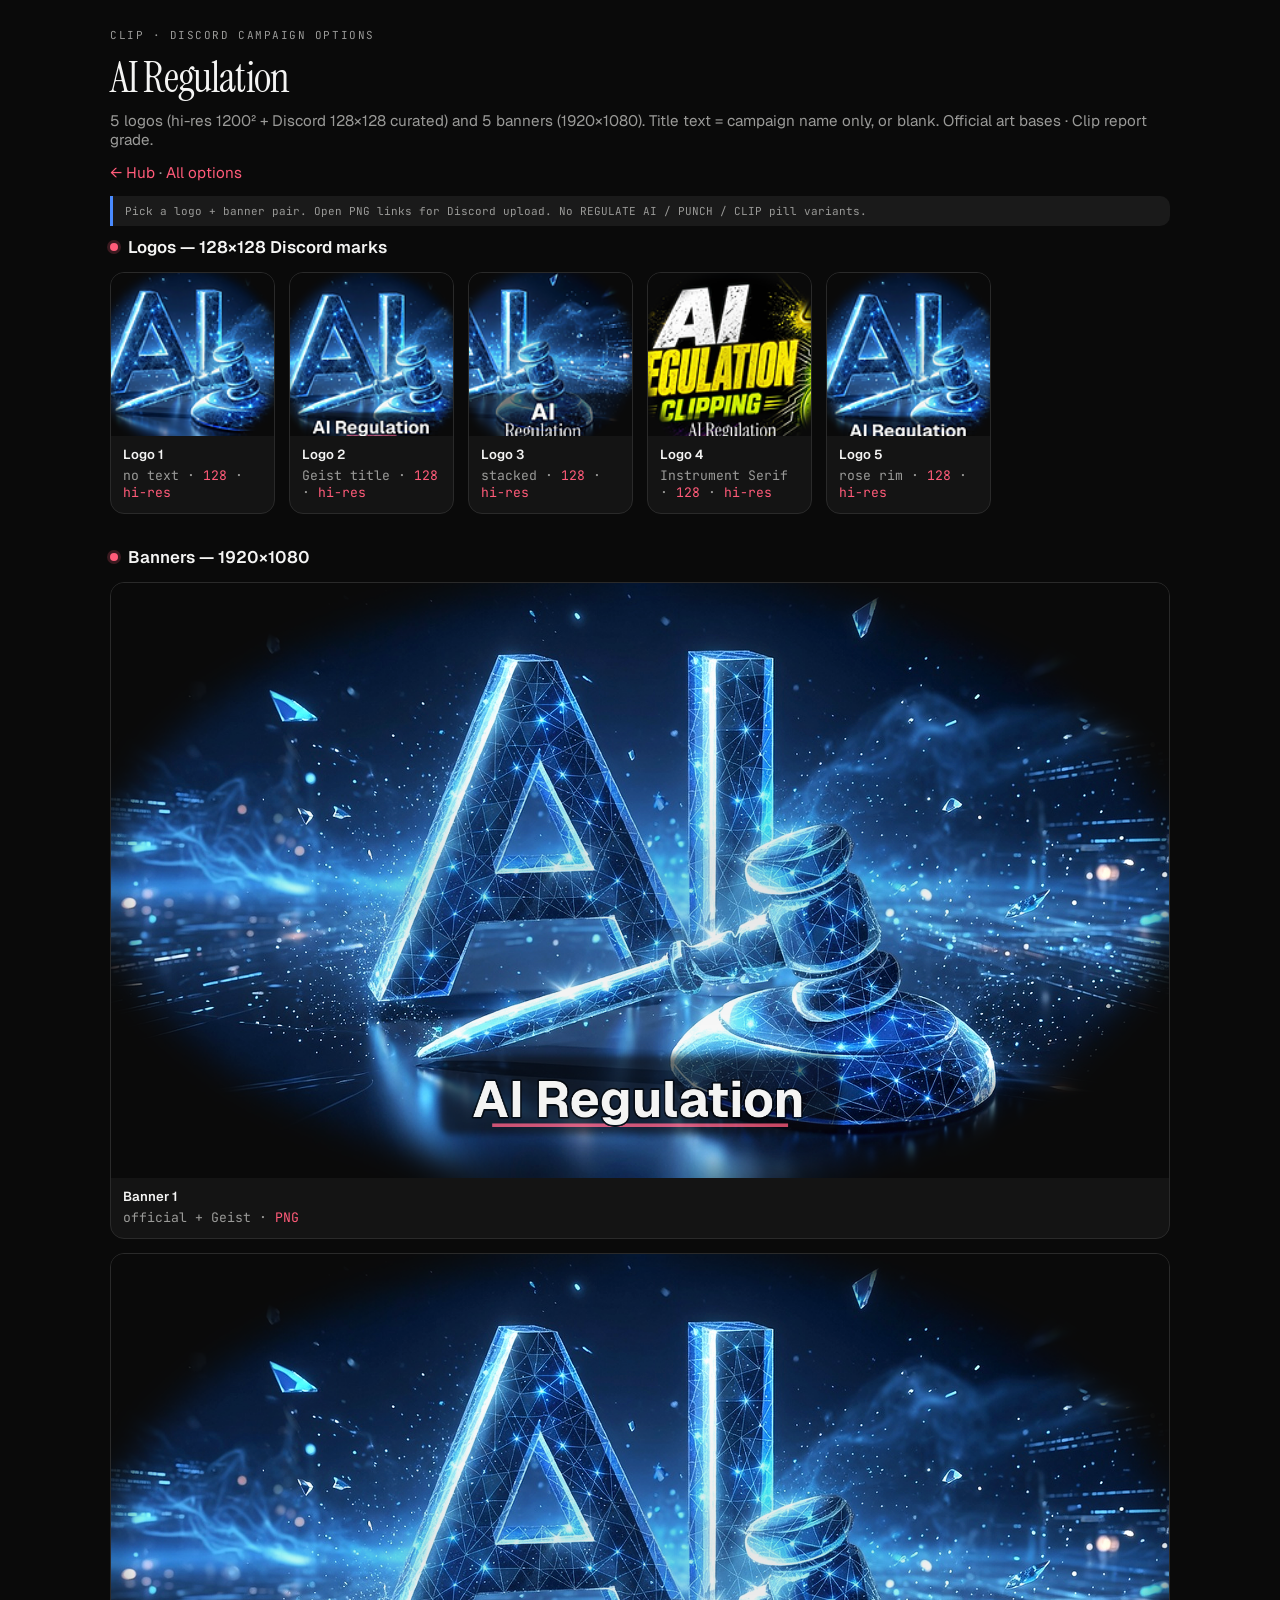
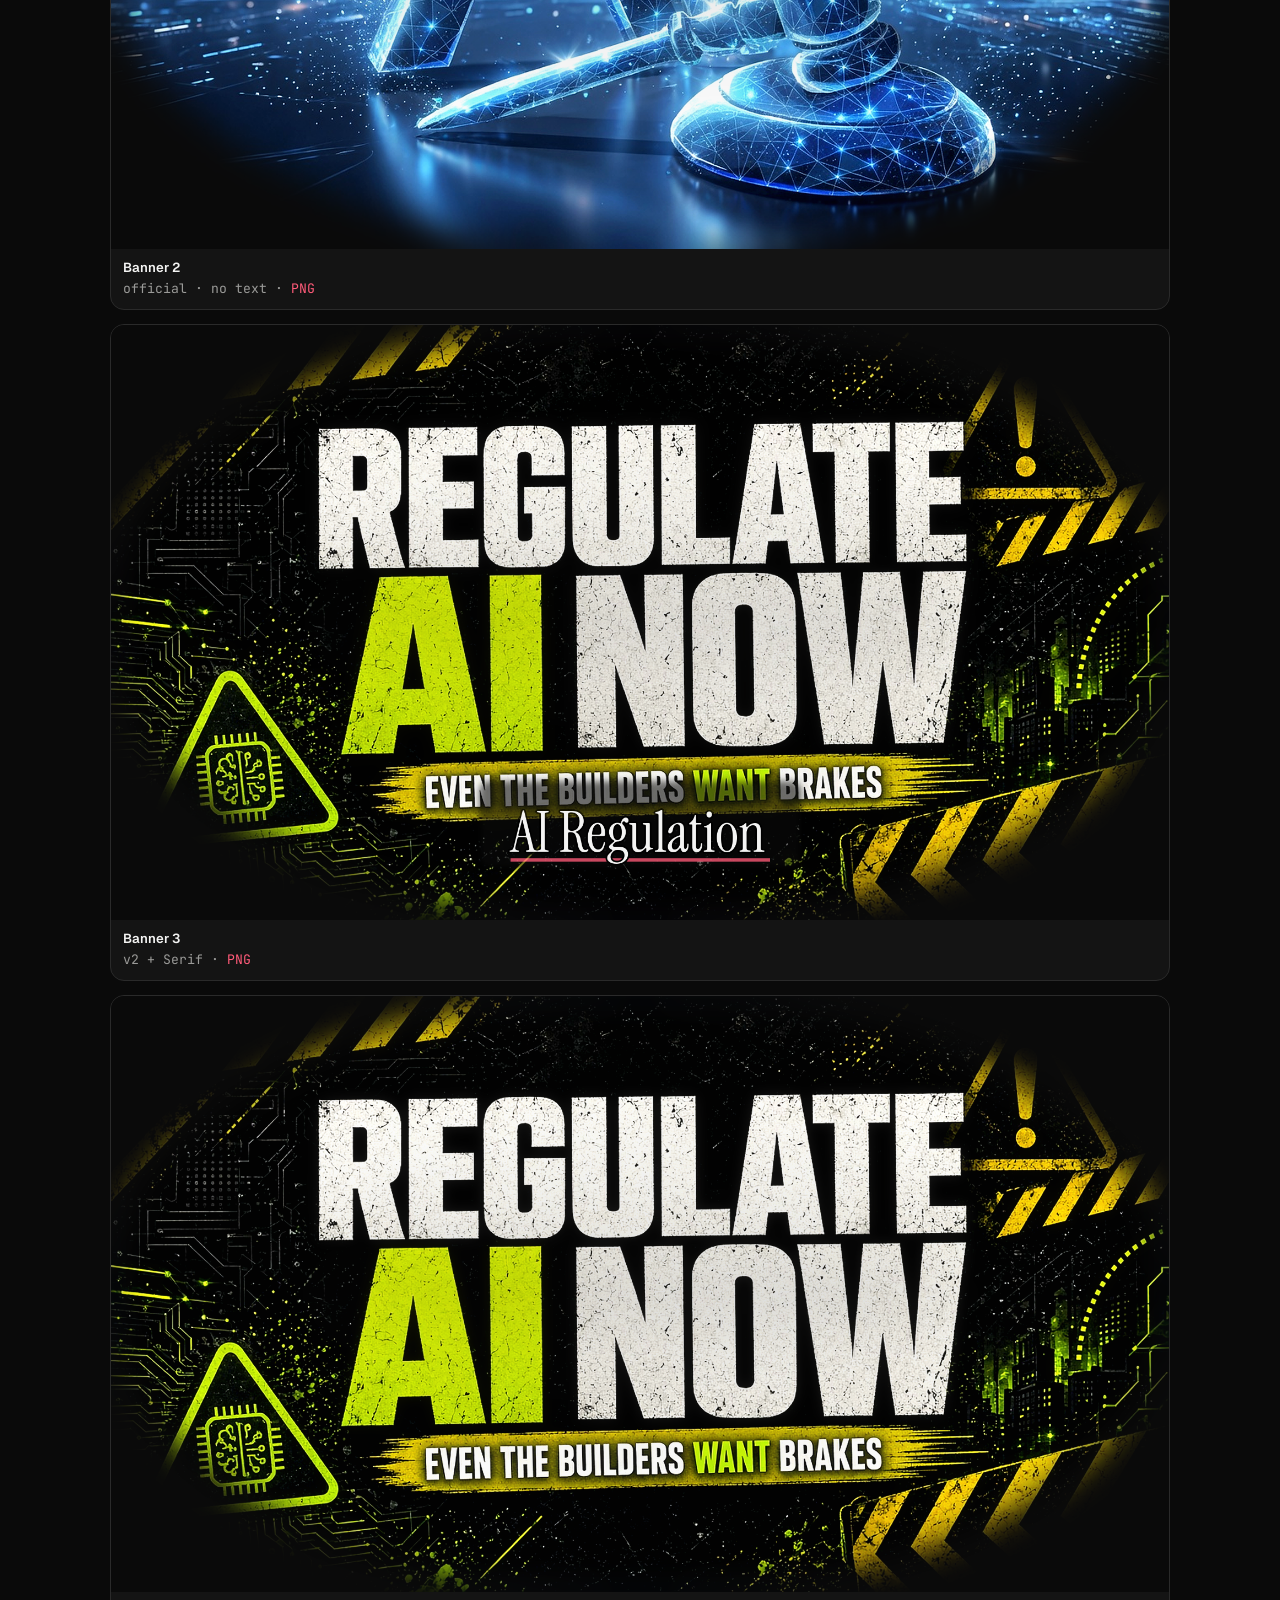
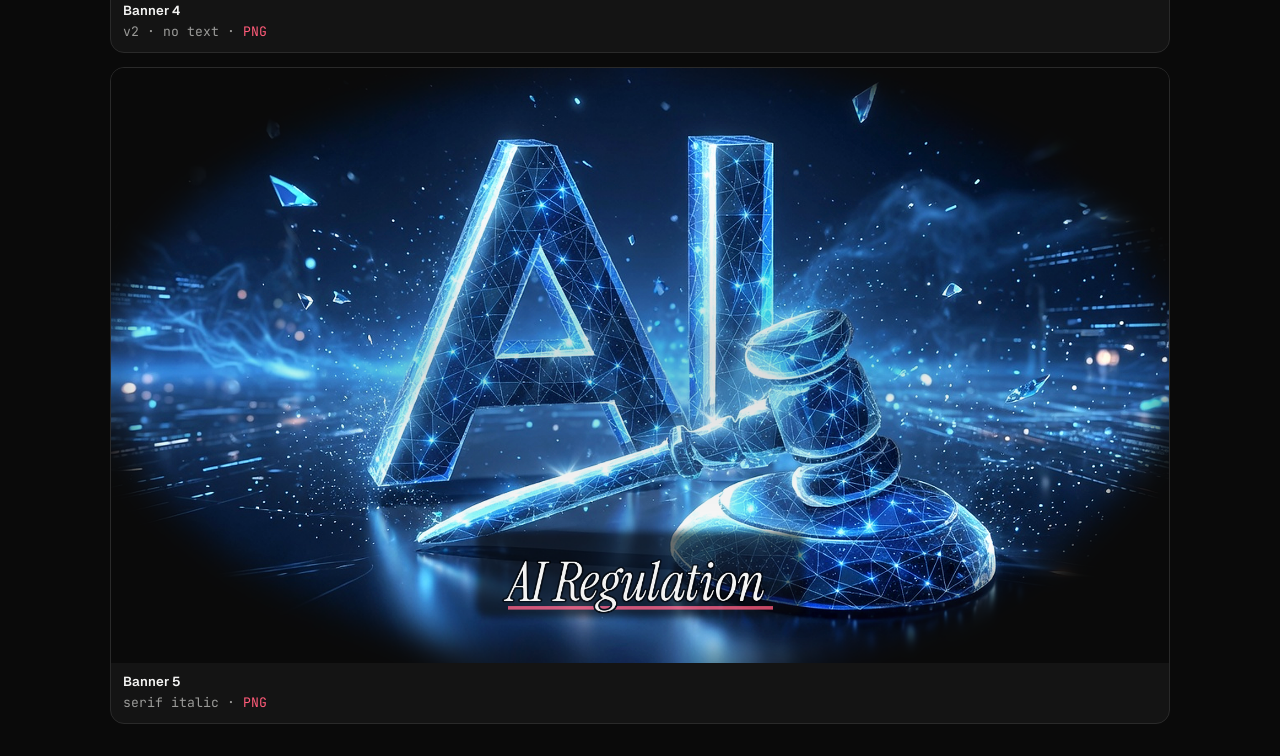
<file: options-aireg.html>
<!DOCTYPE html>
<html lang="en">
<head>
<meta charset="utf-8"/>
<meta name="viewport" content="width=device-width, initial-scale=1"/>
<title>AI Regulation — Logo & Banner Options</title>
<link href="https://fonts.googleapis.com/css2?family=Geist:wght@500;600;700&family=Instrument+Serif:ital@0;1&family=JetBrains+Mono:wght@400;500&display=swap" rel="stylesheet">
<style>
  :root {
    --night:#0A0A0A; --panel:#141414; --panel2:#1a1a1a; --line:#2a2a2a;
    --ink:#F4F4F3; --muted:#9a9a98; --rose:#FF5B79; --green:#0BE802;
    --blue:#4A8BFF; --violet:#9C7BFF;
    --serif:'Instrument Serif',serif; --sans:'Geist',system-ui,sans-serif; --mono:'JetBrains Mono',monospace;
  }
  * { box-sizing:border-box; }
  body { margin:0; font-family:var(--sans); background:var(--night); color:var(--ink); }
  header { padding:28px 20px 10px; max-width:1100px; margin:0 auto; }
  .eyebrow { font-family:var(--mono); font-size:11px; letter-spacing:.14em; text-transform:uppercase; color:var(--muted); }
  h1 { font-family:var(--serif); font-weight:400; font-size:clamp(28px,5vw,42px); margin:8px 0 6px; letter-spacing:-0.02em; }
  p { margin:0 0 14px; color:var(--muted); font-size:.95rem; }
  a { color:var(--rose); text-decoration:none; }
  a:hover { text-decoration:underline; }
  section { max-width:1100px; margin:0 auto 32px; padding:0 20px; }
  h2 { font-family:var(--sans); font-weight:600; font-size:1.05rem; margin:0 0 14px; color:var(--ink); display:flex; align-items:center; gap:10px; }
  h2::before { content:""; width:8px; height:8px; border-radius:50%; background:var(--rose); box-shadow:0 0 0 3px rgba(255,91,121,.2); }
  .grid { display:grid; gap:14px; grid-template-columns: repeat(auto-fill,minmax(160px,1fr)); }
  .grid.banners { grid-template-columns: 1fr; }
  figure { margin:0; background:var(--panel); border:1px solid var(--line); border-radius:14px; overflow:hidden; }
  figcaption { padding:10px 12px 12px; font-size:.82rem; color:var(--muted); font-family:var(--mono); }
  figcaption strong { color:var(--ink); font-family:var(--sans); font-weight:600; display:block; margin-bottom:4px; }
  img.logo { width:100%; aspect-ratio:1; object-fit:cover; background:#000; display:block; }
  img.banner { width:100%; height:auto; display:block; background:#000; }
  .note { font-family:var(--mono); font-size:11px; color:var(--muted); border-left:3px solid var(--blue); padding:8px 12px; background:var(--panel2); border-radius:0 10px 10px 0; margin:12px 0 0; }
</style>
</head>
<body>
<header>
  <div class="eyebrow">CLIP · Discord campaign options</div>
  <h1>AI Regulation</h1>
  <p>5 logos (hi-res 1200² + Discord 128×128 curated) and 5 banners (1920×1080). Title text = campaign name only, or blank. Official art bases · Clip report grade.</p>
  <p><a href="index.html">← Hub</a> · <a href="options.html">All options</a></p>
  <div class="note">Pick a logo + banner pair. Open PNG links for Discord upload. No REGULATE AI / PUNCH / CLIP pill variants.</div>
</header>
<section>
  <h2>Logos — 128×128 Discord marks</h2>
  <div class="grid">
    <figure><img class="logo" src="assets/options/aireg/aireg-logo-01-128.png" alt="Logo 1"/><figcaption><strong>Logo 1</strong> no text · <a href="assets/options/aireg/aireg-logo-01-128.png">128</a> · <a href="assets/options/aireg/aireg-logo-01.png">hi-res</a></figcaption></figure>
    <figure><img class="logo" src="assets/options/aireg/aireg-logo-02-128.png" alt="Logo 2"/><figcaption><strong>Logo 2</strong> Geist title · <a href="assets/options/aireg/aireg-logo-02-128.png">128</a> · <a href="assets/options/aireg/aireg-logo-02.png">hi-res</a></figcaption></figure>
    <figure><img class="logo" src="assets/options/aireg/aireg-logo-03-128.png" alt="Logo 3"/><figcaption><strong>Logo 3</strong> stacked · <a href="assets/options/aireg/aireg-logo-03-128.png">128</a> · <a href="assets/options/aireg/aireg-logo-03.png">hi-res</a></figcaption></figure>
    <figure><img class="logo" src="assets/options/aireg/aireg-logo-04-128.png" alt="Logo 4"/><figcaption><strong>Logo 4</strong> Instrument Serif · <a href="assets/options/aireg/aireg-logo-04-128.png">128</a> · <a href="assets/options/aireg/aireg-logo-04.png">hi-res</a></figcaption></figure>
    <figure><img class="logo" src="assets/options/aireg/aireg-logo-05-128.png" alt="Logo 5"/><figcaption><strong>Logo 5</strong> rose rim · <a href="assets/options/aireg/aireg-logo-05-128.png">128</a> · <a href="assets/options/aireg/aireg-logo-05.png">hi-res</a></figcaption></figure>
  </div>
</section>
<section>
  <h2>Banners — 1920×1080</h2>
  <div class="grid banners">
    <figure><img class="banner" src="assets/options/aireg/aireg-banner-01.png" alt="Banner 1"/><figcaption><strong>Banner 1</strong> official + Geist · <a href="assets/options/aireg/aireg-banner-01.png">PNG</a></figcaption></figure>
    <figure><img class="banner" src="assets/options/aireg/aireg-banner-02.png" alt="Banner 2"/><figcaption><strong>Banner 2</strong> official · no text · <a href="assets/options/aireg/aireg-banner-02.png">PNG</a></figcaption></figure>
    <figure><img class="banner" src="assets/options/aireg/aireg-banner-03.png" alt="Banner 3"/><figcaption><strong>Banner 3</strong> v2 + Serif · <a href="assets/options/aireg/aireg-banner-03.png">PNG</a></figcaption></figure>
    <figure><img class="banner" src="assets/options/aireg/aireg-banner-04.png" alt="Banner 4"/><figcaption><strong>Banner 4</strong> v2 · no text · <a href="assets/options/aireg/aireg-banner-04.png">PNG</a></figcaption></figure>
    <figure><img class="banner" src="assets/options/aireg/aireg-banner-05.png" alt="Banner 5"/><figcaption><strong>Banner 5</strong> serif italic · <a href="assets/options/aireg/aireg-banner-05.png">PNG</a></figcaption></figure>
  </div>
</section>
</body>
</html>
</file>
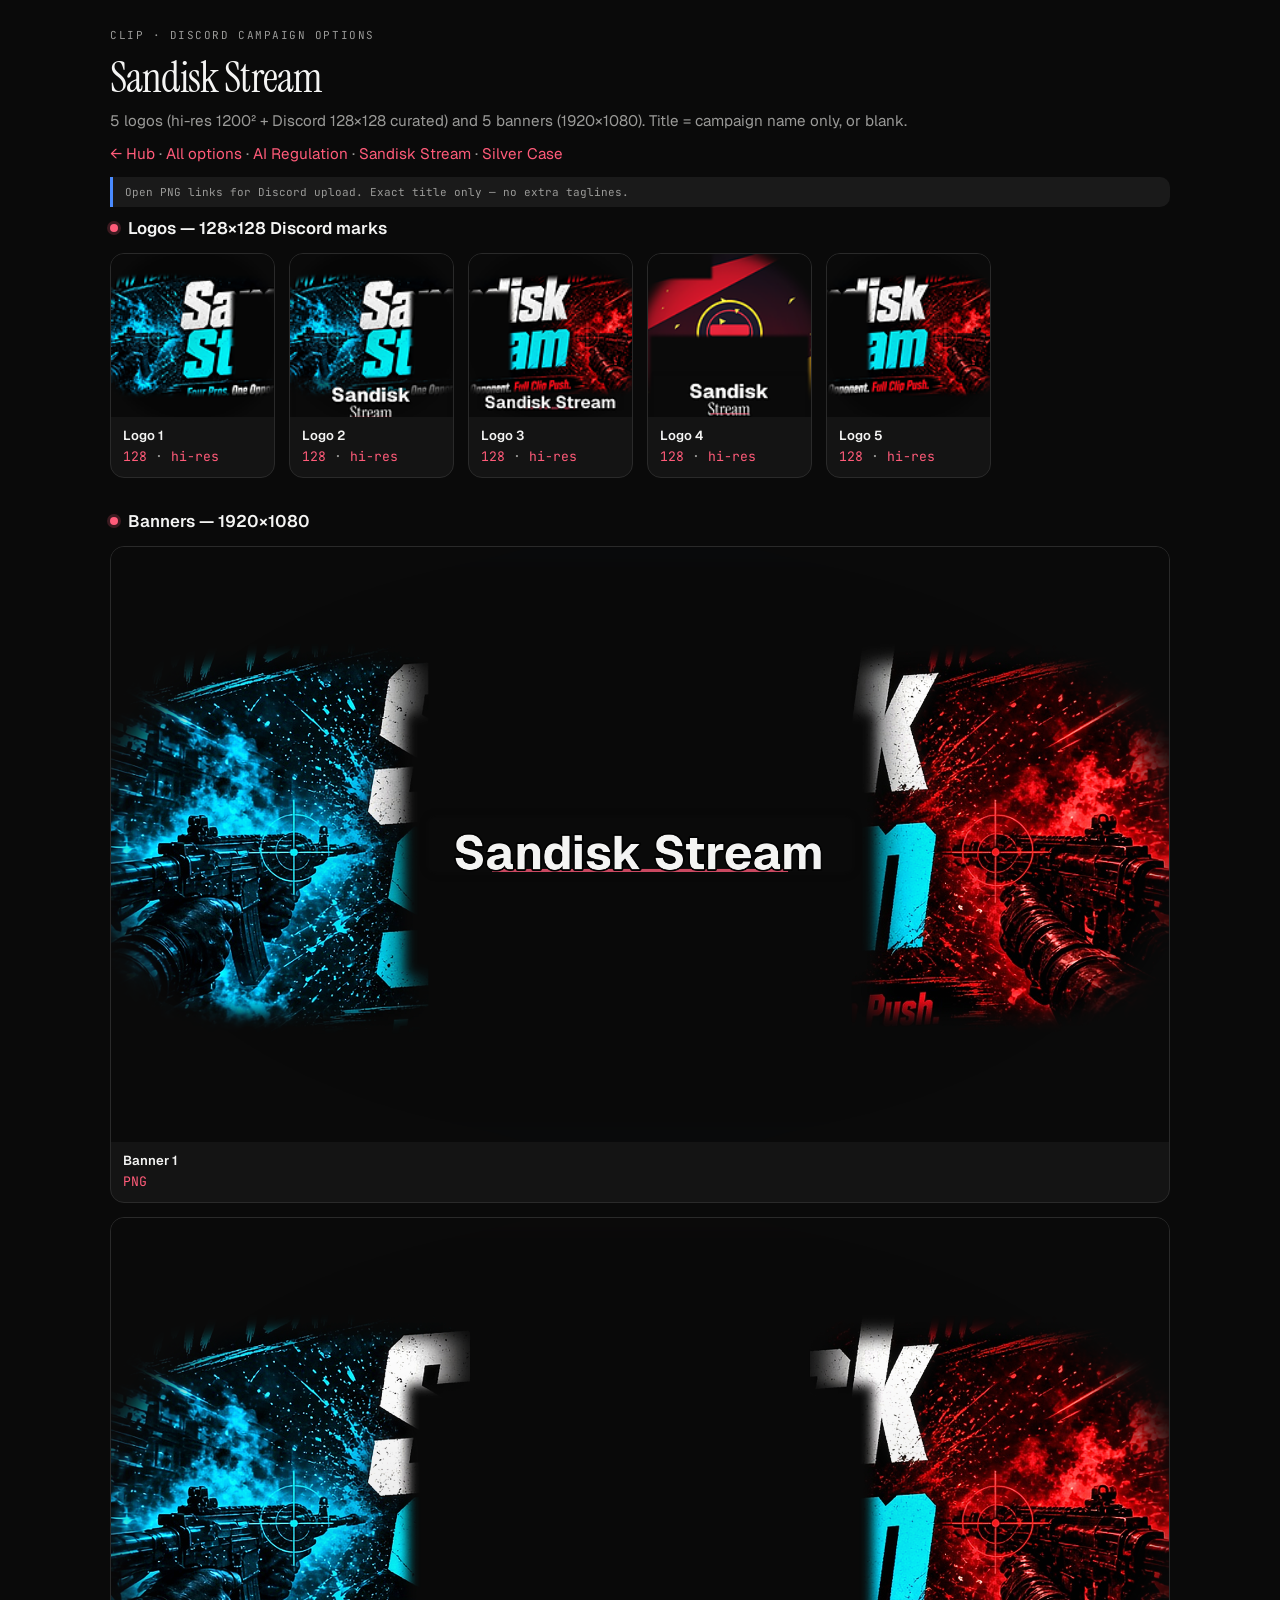
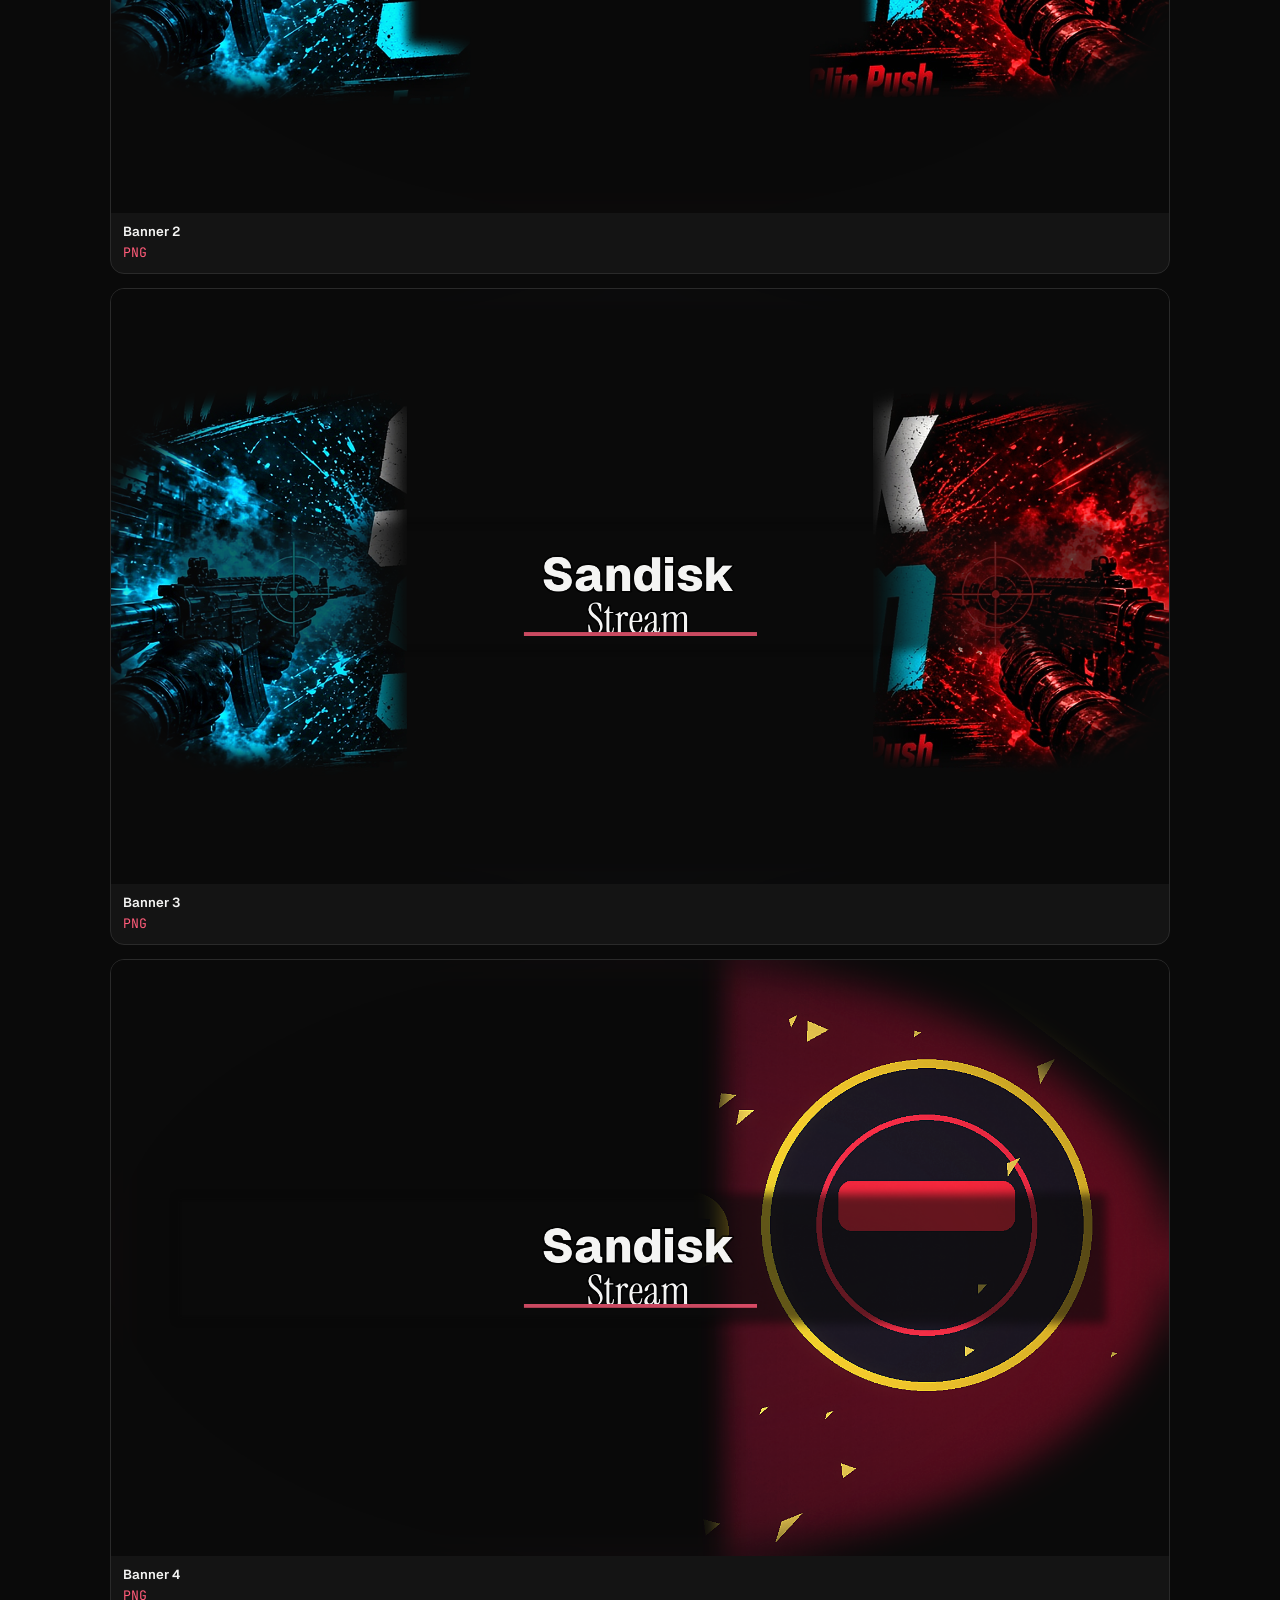
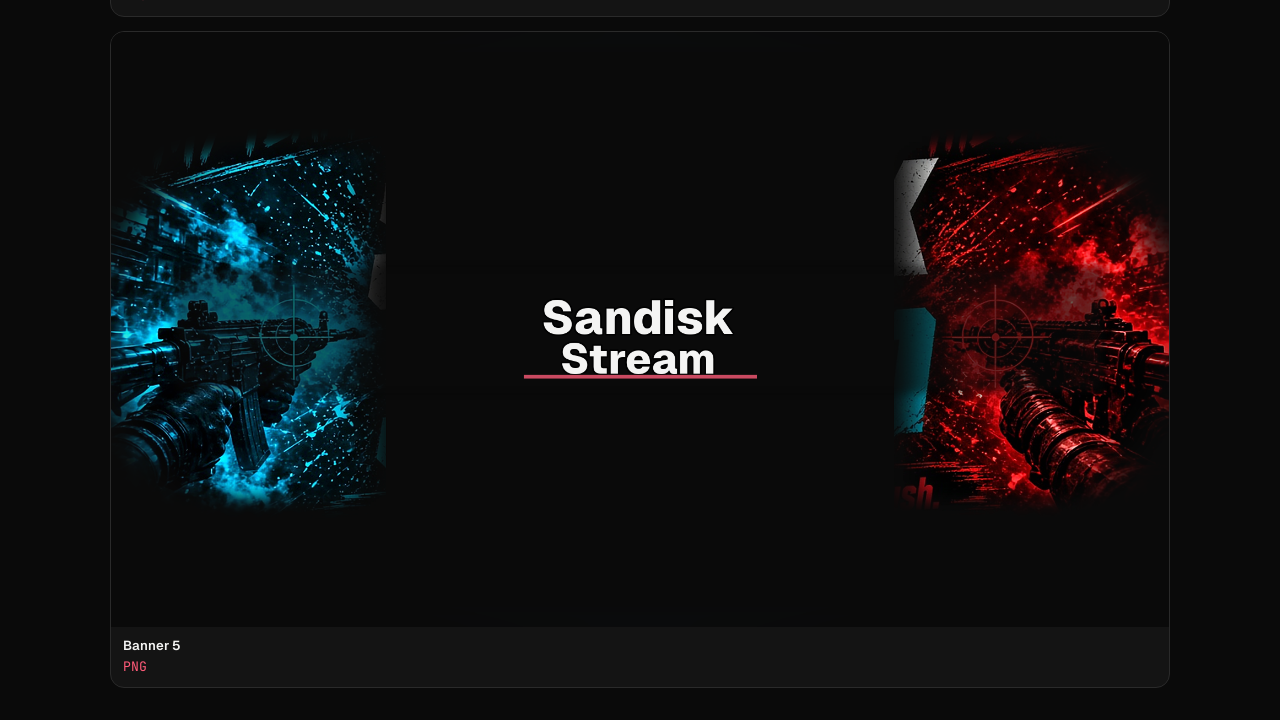
<file: options-sandisk.html>
<!DOCTYPE html>
<html lang="en">
<head>
<meta charset="utf-8"/>
<meta name="viewport" content="width=device-width, initial-scale=1"/>
<title>Sandisk Stream — Logo & Banner Options</title>
<link href="https://fonts.googleapis.com/css2?family=Geist:wght@500;600;700&family=Instrument+Serif:ital@0;1&family=JetBrains+Mono:wght@400;500&display=swap" rel="stylesheet">
<style>
  :root { --night:#0A0A0A; --panel:#141414; --panel2:#1a1a1a; --line:#2a2a2a; --ink:#F4F4F3; --muted:#9a9a98; --rose:#FF5B79; --blue:#4A8BFF;
    --serif:'Instrument Serif',serif; --sans:'Geist',system-ui,sans-serif; --mono:'JetBrains Mono',monospace; }
  * { box-sizing:border-box; }
  body { margin:0; font-family:var(--sans); background:var(--night); color:var(--ink); }
  header { padding:28px 20px 10px; max-width:1100px; margin:0 auto; }
  .eyebrow { font-family:var(--mono); font-size:11px; letter-spacing:.14em; text-transform:uppercase; color:var(--muted); }
  h1 { font-family:var(--serif); font-weight:400; font-size:clamp(28px,5vw,42px); margin:8px 0 6px; letter-spacing:-0.02em; }
  p { margin:0 0 14px; color:var(--muted); font-size:.95rem; }
  a { color:var(--rose); text-decoration:none; } a:hover { text-decoration:underline; }
  section { max-width:1100px; margin:0 auto 32px; padding:0 20px; }
  h2 { font-family:var(--sans); font-weight:600; font-size:1.05rem; margin:0 0 14px; display:flex; align-items:center; gap:10px; }
  h2::before { content:""; width:8px; height:8px; border-radius:50%; background:var(--rose); box-shadow:0 0 0 3px rgba(255,91,121,.2); }
  .grid { display:grid; gap:14px; grid-template-columns: repeat(auto-fill,minmax(160px,1fr)); }
  .grid.banners { grid-template-columns: 1fr; }
  figure { margin:0; background:var(--panel); border:1px solid var(--line); border-radius:14px; overflow:hidden; }
  figcaption { padding:10px 12px 12px; font-size:.82rem; color:var(--muted); font-family:var(--mono); }
  figcaption strong { color:var(--ink); font-family:var(--sans); font-weight:600; display:block; margin-bottom:4px; }
  img.logo { width:100%; aspect-ratio:1; object-fit:cover; background:#000; display:block; }
  img.banner { width:100%; height:auto; display:block; background:#000; }
  .note { font-family:var(--mono); font-size:11px; color:var(--muted); border-left:3px solid var(--blue); padding:8px 12px; background:var(--panel2); border-radius:0 10px 10px 0; margin:12px 0 0; }
</style>
</head>
<body>
<header>
  <div class="eyebrow">CLIP · Discord campaign options</div>
  <h1>Sandisk Stream</h1>
  <p>5 logos (hi-res 1200² + Discord 128×128 curated) and 5 banners (1920×1080). Title = campaign name only, or blank.</p>
  <p><a href="index.html">← Hub</a> · <a href="options.html">All options</a> · <a href="options-aireg.html">AI Regulation</a> · <a href="options-sandisk.html">Sandisk Stream</a> · <a href="options-silver.html">Silver Case</a></p>
  <div class="note">Open PNG links for Discord upload. Exact title only — no extra taglines.</div>
</header>
<section>
  <h2>Logos — 128×128 Discord marks</h2>
  <div class="grid">
    <figure><img class="logo" src="assets/options/sandisk/sandisk-logo-01-128.png" alt="Logo 1"/><figcaption><strong>Logo 1</strong> <a href="assets/options/sandisk/sandisk-logo-01-128.png">128</a> · <a href="assets/options/sandisk/sandisk-logo-01.png">hi-res</a></figcaption></figure>
    <figure><img class="logo" src="assets/options/sandisk/sandisk-logo-02-128.png" alt="Logo 2"/><figcaption><strong>Logo 2</strong> <a href="assets/options/sandisk/sandisk-logo-02-128.png">128</a> · <a href="assets/options/sandisk/sandisk-logo-02.png">hi-res</a></figcaption></figure>
    <figure><img class="logo" src="assets/options/sandisk/sandisk-logo-03-128.png" alt="Logo 3"/><figcaption><strong>Logo 3</strong> <a href="assets/options/sandisk/sandisk-logo-03-128.png">128</a> · <a href="assets/options/sandisk/sandisk-logo-03.png">hi-res</a></figcaption></figure>
    <figure><img class="logo" src="assets/options/sandisk/sandisk-logo-04-128.png" alt="Logo 4"/><figcaption><strong>Logo 4</strong> <a href="assets/options/sandisk/sandisk-logo-04-128.png">128</a> · <a href="assets/options/sandisk/sandisk-logo-04.png">hi-res</a></figcaption></figure>
    <figure><img class="logo" src="assets/options/sandisk/sandisk-logo-05-128.png" alt="Logo 5"/><figcaption><strong>Logo 5</strong> <a href="assets/options/sandisk/sandisk-logo-05-128.png">128</a> · <a href="assets/options/sandisk/sandisk-logo-05.png">hi-res</a></figcaption></figure>
  </div>
</section>
<section>
  <h2>Banners — 1920×1080</h2>
  <div class="grid banners">
    <figure><img class="banner" src="assets/options/sandisk/sandisk-banner-01.png" alt="Banner 1"/><figcaption><strong>Banner 1</strong> <a href="assets/options/sandisk/sandisk-banner-01.png">PNG</a></figcaption></figure>
    <figure><img class="banner" src="assets/options/sandisk/sandisk-banner-02.png" alt="Banner 2"/><figcaption><strong>Banner 2</strong> <a href="assets/options/sandisk/sandisk-banner-02.png">PNG</a></figcaption></figure>
    <figure><img class="banner" src="assets/options/sandisk/sandisk-banner-03.png" alt="Banner 3"/><figcaption><strong>Banner 3</strong> <a href="assets/options/sandisk/sandisk-banner-03.png">PNG</a></figcaption></figure>
    <figure><img class="banner" src="assets/options/sandisk/sandisk-banner-04.png" alt="Banner 4"/><figcaption><strong>Banner 4</strong> <a href="assets/options/sandisk/sandisk-banner-04.png">PNG</a></figcaption></figure>
    <figure><img class="banner" src="assets/options/sandisk/sandisk-banner-05.png" alt="Banner 5"/><figcaption><strong>Banner 5</strong> <a href="assets/options/sandisk/sandisk-banner-05.png">PNG</a></figcaption></figure>
  </div>
</section>
</body>
</html>
</file>
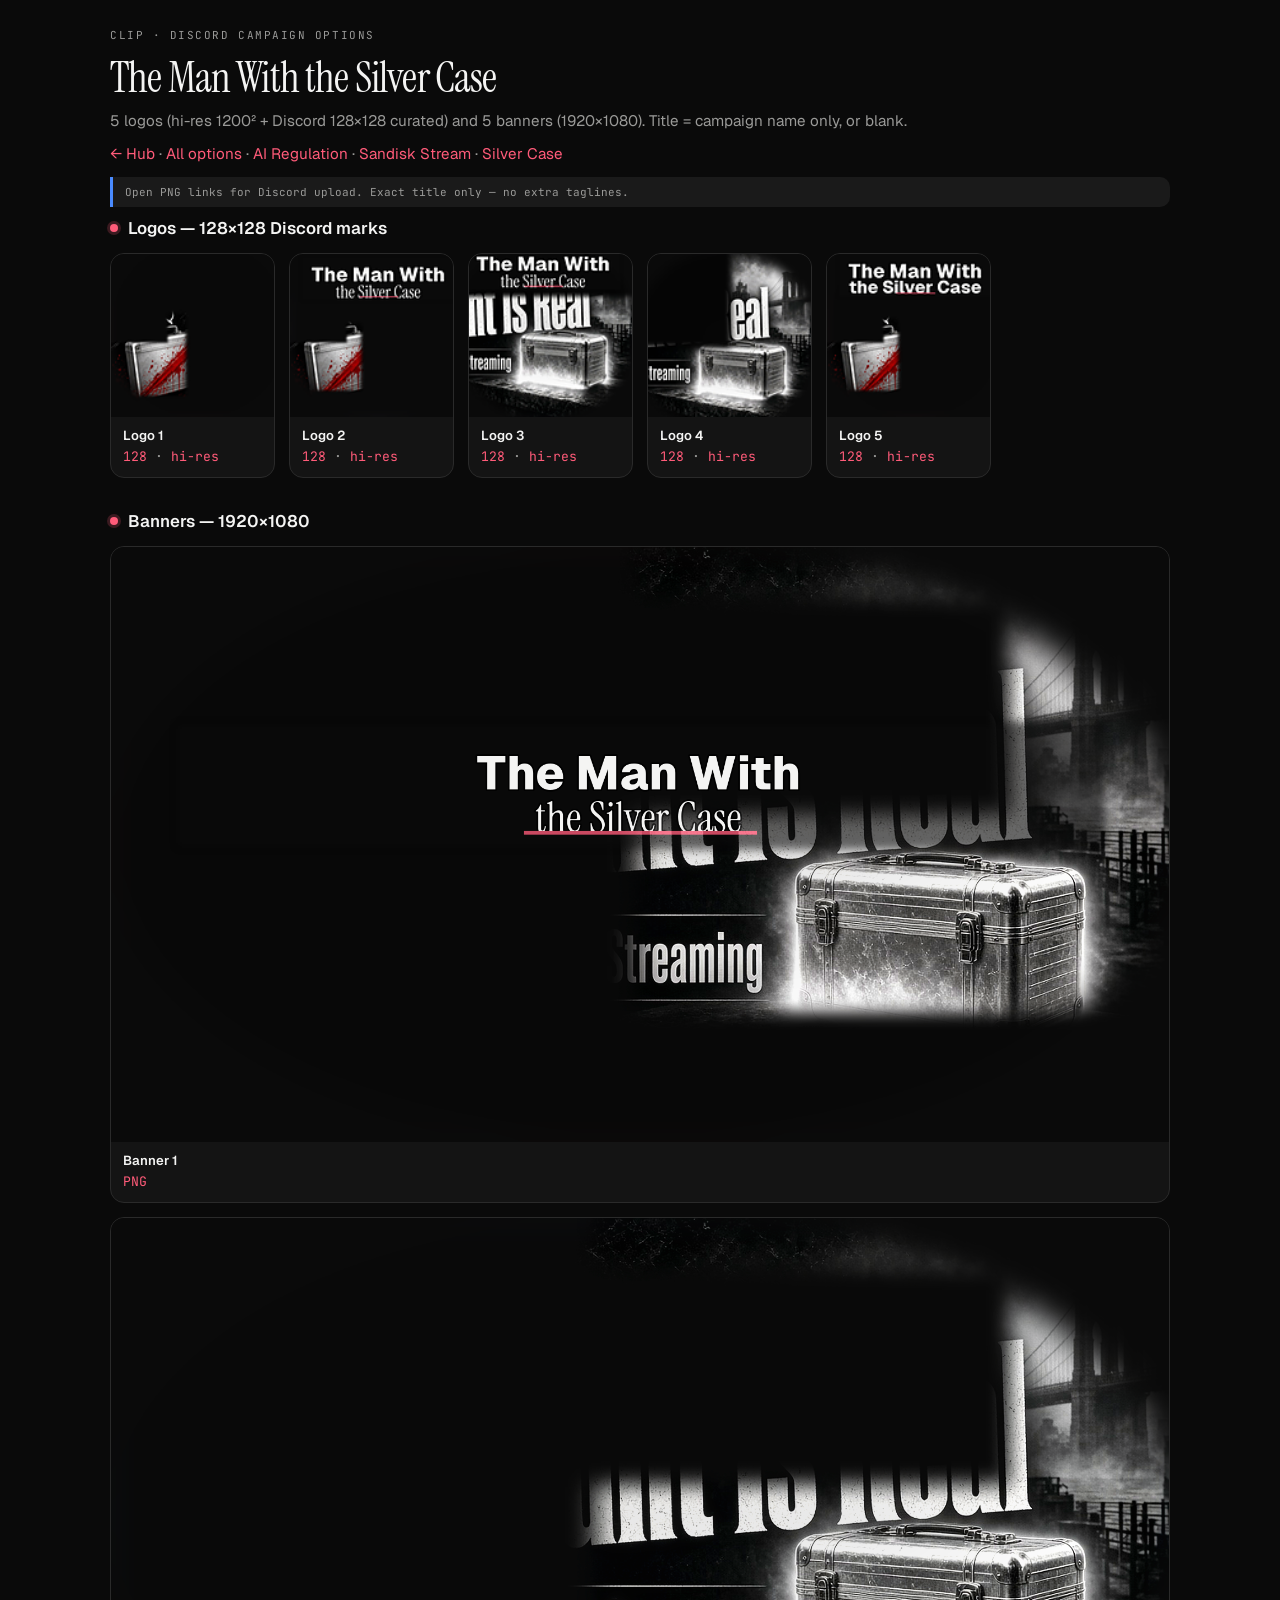
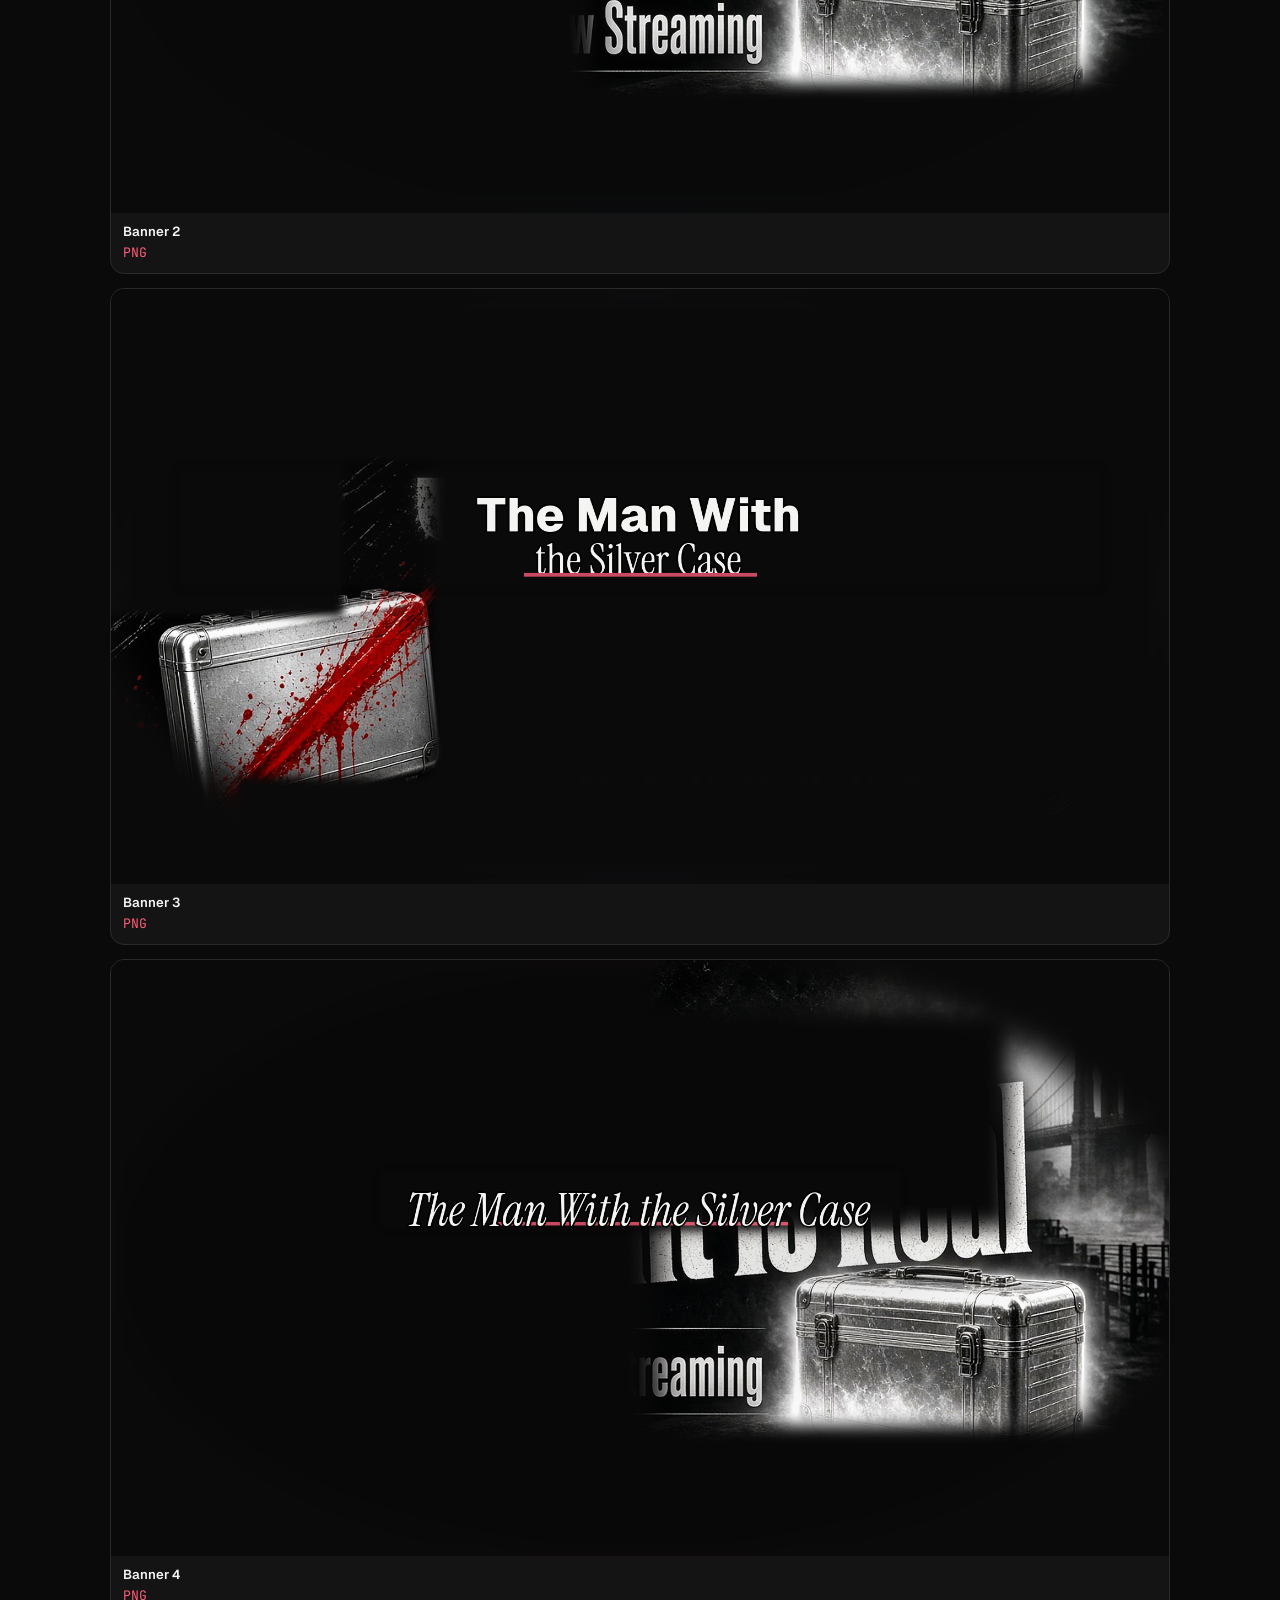
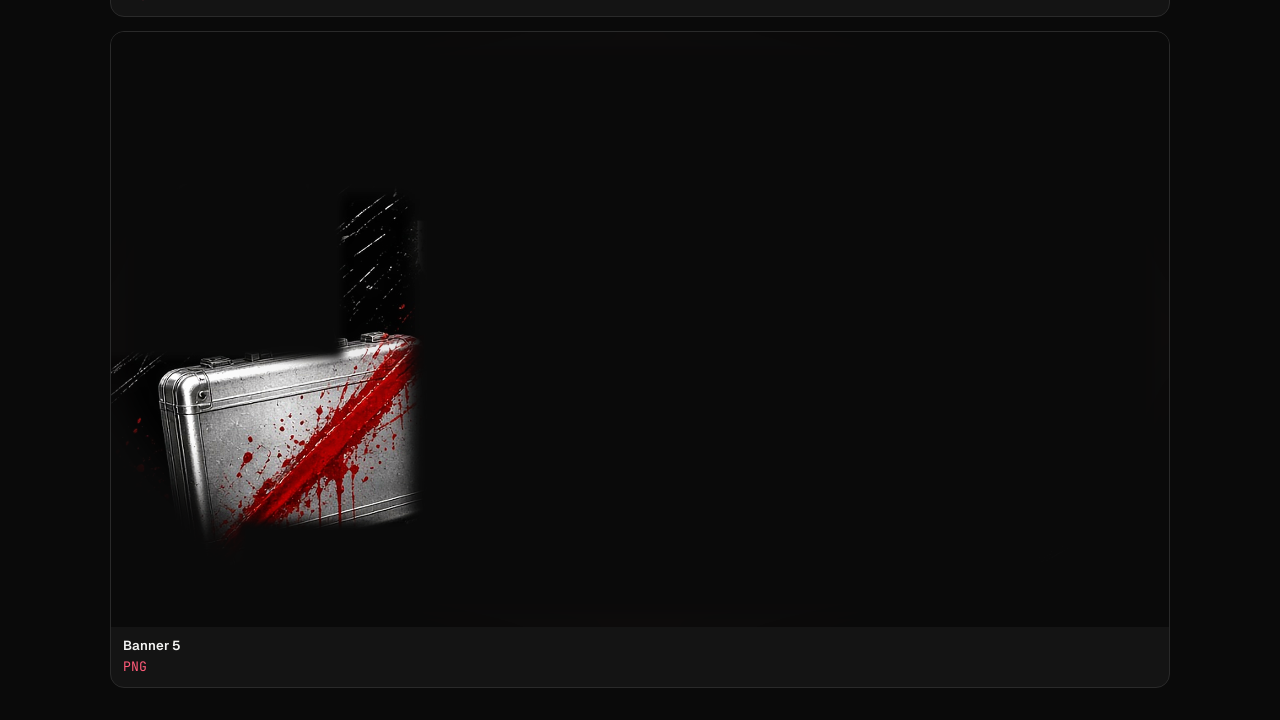
<file: options-silver.html>
<!DOCTYPE html>
<html lang="en">
<head>
<meta charset="utf-8"/>
<meta name="viewport" content="width=device-width, initial-scale=1"/>
<title>The Man With the Silver Case — Logo & Banner Options</title>
<link href="https://fonts.googleapis.com/css2?family=Geist:wght@500;600;700&family=Instrument+Serif:ital@0;1&family=JetBrains+Mono:wght@400;500&display=swap" rel="stylesheet">
<style>
  :root { --night:#0A0A0A; --panel:#141414; --panel2:#1a1a1a; --line:#2a2a2a; --ink:#F4F4F3; --muted:#9a9a98; --rose:#FF5B79; --blue:#4A8BFF;
    --serif:'Instrument Serif',serif; --sans:'Geist',system-ui,sans-serif; --mono:'JetBrains Mono',monospace; }
  * { box-sizing:border-box; }
  body { margin:0; font-family:var(--sans); background:var(--night); color:var(--ink); }
  header { padding:28px 20px 10px; max-width:1100px; margin:0 auto; }
  .eyebrow { font-family:var(--mono); font-size:11px; letter-spacing:.14em; text-transform:uppercase; color:var(--muted); }
  h1 { font-family:var(--serif); font-weight:400; font-size:clamp(28px,5vw,42px); margin:8px 0 6px; letter-spacing:-0.02em; }
  p { margin:0 0 14px; color:var(--muted); font-size:.95rem; }
  a { color:var(--rose); text-decoration:none; } a:hover { text-decoration:underline; }
  section { max-width:1100px; margin:0 auto 32px; padding:0 20px; }
  h2 { font-family:var(--sans); font-weight:600; font-size:1.05rem; margin:0 0 14px; display:flex; align-items:center; gap:10px; }
  h2::before { content:""; width:8px; height:8px; border-radius:50%; background:var(--rose); box-shadow:0 0 0 3px rgba(255,91,121,.2); }
  .grid { display:grid; gap:14px; grid-template-columns: repeat(auto-fill,minmax(160px,1fr)); }
  .grid.banners { grid-template-columns: 1fr; }
  figure { margin:0; background:var(--panel); border:1px solid var(--line); border-radius:14px; overflow:hidden; }
  figcaption { padding:10px 12px 12px; font-size:.82rem; color:var(--muted); font-family:var(--mono); }
  figcaption strong { color:var(--ink); font-family:var(--sans); font-weight:600; display:block; margin-bottom:4px; }
  img.logo { width:100%; aspect-ratio:1; object-fit:cover; background:#000; display:block; }
  img.banner { width:100%; height:auto; display:block; background:#000; }
  .note { font-family:var(--mono); font-size:11px; color:var(--muted); border-left:3px solid var(--blue); padding:8px 12px; background:var(--panel2); border-radius:0 10px 10px 0; margin:12px 0 0; }
</style>
</head>
<body>
<header>
  <div class="eyebrow">CLIP · Discord campaign options</div>
  <h1>The Man With the Silver Case</h1>
  <p>5 logos (hi-res 1200² + Discord 128×128 curated) and 5 banners (1920×1080). Title = campaign name only, or blank.</p>
  <p><a href="index.html">← Hub</a> · <a href="options.html">All options</a> · <a href="options-aireg.html">AI Regulation</a> · <a href="options-sandisk.html">Sandisk Stream</a> · <a href="options-silver.html">Silver Case</a></p>
  <div class="note">Open PNG links for Discord upload. Exact title only — no extra taglines.</div>
</header>
<section>
  <h2>Logos — 128×128 Discord marks</h2>
  <div class="grid">
    <figure><img class="logo" src="assets/options/silver/silver-logo-01-128.png" alt="Logo 1"/><figcaption><strong>Logo 1</strong> <a href="assets/options/silver/silver-logo-01-128.png">128</a> · <a href="assets/options/silver/silver-logo-01.png">hi-res</a></figcaption></figure>
    <figure><img class="logo" src="assets/options/silver/silver-logo-02-128.png" alt="Logo 2"/><figcaption><strong>Logo 2</strong> <a href="assets/options/silver/silver-logo-02-128.png">128</a> · <a href="assets/options/silver/silver-logo-02.png">hi-res</a></figcaption></figure>
    <figure><img class="logo" src="assets/options/silver/silver-logo-03-128.png" alt="Logo 3"/><figcaption><strong>Logo 3</strong> <a href="assets/options/silver/silver-logo-03-128.png">128</a> · <a href="assets/options/silver/silver-logo-03.png">hi-res</a></figcaption></figure>
    <figure><img class="logo" src="assets/options/silver/silver-logo-04-128.png" alt="Logo 4"/><figcaption><strong>Logo 4</strong> <a href="assets/options/silver/silver-logo-04-128.png">128</a> · <a href="assets/options/silver/silver-logo-04.png">hi-res</a></figcaption></figure>
    <figure><img class="logo" src="assets/options/silver/silver-logo-05-128.png" alt="Logo 5"/><figcaption><strong>Logo 5</strong> <a href="assets/options/silver/silver-logo-05-128.png">128</a> · <a href="assets/options/silver/silver-logo-05.png">hi-res</a></figcaption></figure>
  </div>
</section>
<section>
  <h2>Banners — 1920×1080</h2>
  <div class="grid banners">
    <figure><img class="banner" src="assets/options/silver/silver-banner-01.png" alt="Banner 1"/><figcaption><strong>Banner 1</strong> <a href="assets/options/silver/silver-banner-01.png">PNG</a></figcaption></figure>
    <figure><img class="banner" src="assets/options/silver/silver-banner-02.png" alt="Banner 2"/><figcaption><strong>Banner 2</strong> <a href="assets/options/silver/silver-banner-02.png">PNG</a></figcaption></figure>
    <figure><img class="banner" src="assets/options/silver/silver-banner-03.png" alt="Banner 3"/><figcaption><strong>Banner 3</strong> <a href="assets/options/silver/silver-banner-03.png">PNG</a></figcaption></figure>
    <figure><img class="banner" src="assets/options/silver/silver-banner-04.png" alt="Banner 4"/><figcaption><strong>Banner 4</strong> <a href="assets/options/silver/silver-banner-04.png">PNG</a></figcaption></figure>
    <figure><img class="banner" src="assets/options/silver/silver-banner-05.png" alt="Banner 5"/><figcaption><strong>Banner 5</strong> <a href="assets/options/silver/silver-banner-05.png">PNG</a></figcaption></figure>
  </div>
</section>
</body>
</html>
</file>
<file: styles.css>
:root {
  color-scheme: dark;
  --bg: #09090b;
  --bg-elev: #121218;
  --bg-card: #16161d;
  --bg-nav: rgba(9, 9, 11, 0.92);
  --border: #2a2a35;
  --border-soft: #23232d;
  --text: #f4f4f5;
  --muted: #a1a1aa;
  --muted-2: #71717a;
  --purple: #a78bfa;
  --purple-soft: #c4b5fd;
  --purple-dim: rgba(167, 139, 250, 0.14);
  --purple-border: rgba(167, 139, 250, 0.35);
  --accent-btn: #efe7ff;
  --accent-ink: #1a1028;
  --radius: 16px;
  --radius-sm: 12px;
  --shadow: 0 8px 28px rgba(0, 0, 0, 0.35);
  --safe-bottom: env(safe-area-inset-bottom, 0px);
}

*,
*::before,
*::after {
  box-sizing: border-box;
}

html {
  scroll-behavior: smooth;
  -webkit-text-size-adjust: 100%;
}

body {
  margin: 0;
  font-family: system-ui, -apple-system, BlinkMacSystemFont, "Segoe UI", Roboto, Helvetica, Arial, sans-serif;
  background:
    radial-gradient(1200px 600px at 50% -10%, rgba(167, 139, 250, 0.12), transparent 55%),
    var(--bg);
  color: var(--text);
  line-height: 1.45;
  min-height: 100dvh;
}

a {
  color: var(--purple-soft);
}

a:hover {
  color: #ddd6fe;
}

img {
  max-width: 100%;
  display: block;
  background: #1c1c24;
}

.skip {
  position: absolute;
  left: -9999px;
  top: 0;
}
.skip:focus {
  left: 12px;
  top: 12px;
  z-index: 100;
  background: var(--accent-btn);
  color: var(--accent-ink);
  padding: 8px 12px;
  border-radius: 8px;
}

/* Sticky nav */
.topnav {
  position: sticky;
  top: 0;
  z-index: 50;
  display: flex;
  gap: 8px;
  flex-wrap: nowrap;
  overflow-x: auto;
  -webkit-overflow-scrolling: touch;
  scrollbar-width: none;
  padding: 10px 12px;
  padding-top: max(10px, env(safe-area-inset-top));
  background: var(--bg-nav);
  border-bottom: 1px solid var(--border);
  backdrop-filter: blur(12px);
  -webkit-backdrop-filter: blur(12px);
}
.topnav::-webkit-scrollbar {
  display: none;
}
.topnav a {
  flex: 0 0 auto;
  color: var(--text);
  text-decoration: none;
  font-weight: 700;
  font-size: 0.85rem;
  letter-spacing: 0.01em;
  padding: 10px 14px;
  border-radius: 999px;
  background: #1c1c26;
  border: 1px solid var(--border);
  transition: background 0.15s ease, border-color 0.15s ease, color 0.15s ease;
}
.topnav a:hover,
.topnav a:focus-visible {
  background: var(--purple-dim);
  border-color: var(--purple-border);
  color: var(--purple-soft);
  outline: none;
}

main {
  max-width: 920px;
  margin: 0 auto;
  padding: 18px 14px calc(56px + var(--safe-bottom));
}

.hero {
  margin: 6px 0 8px;
}
.hero h1 {
  margin: 0 0 6px;
  font-size: clamp(1.35rem, 4.5vw, 1.75rem);
  letter-spacing: -0.02em;
  font-weight: 800;
}
.hero .tag {
  display: inline-flex;
  align-items: center;
  gap: 6px;
  font-size: 0.72rem;
  font-weight: 700;
  text-transform: uppercase;
  letter-spacing: 0.06em;
  color: var(--purple-soft);
  background: var(--purple-dim);
  border: 1px solid var(--purple-border);
  border-radius: 999px;
  padding: 4px 10px;
  margin-bottom: 10px;
}
.muted {
  color: var(--muted);
}
.muted-2 {
  color: var(--muted-2);
}
.lead {
  margin: 0;
  color: var(--muted);
  font-size: 0.95rem;
  max-width: 42rem;
}

.section {
  margin-top: 28px;
  padding-top: 18px;
  border-top: 1px solid var(--border-soft);
}
.section-head {
  display: flex;
  align-items: baseline;
  justify-content: space-between;
  gap: 12px;
  flex-wrap: wrap;
  margin-bottom: 12px;
}
.section h2 {
  margin: 0;
  font-size: 1.15rem;
  font-weight: 800;
  letter-spacing: -0.01em;
}
.section-note {
  margin: 0 0 14px;
  font-size: 0.88rem;
  color: var(--muted);
}

.card {
  background: var(--bg-card);
  border: 1px solid var(--border);
  border-radius: var(--radius);
  padding: 14px;
  margin: 0 0 12px;
  box-shadow: var(--shadow);
}
.card h3 {
  margin: 0 0 6px;
  font-size: 1.05rem;
  font-weight: 800;
  letter-spacing: -0.01em;
}
.card-meta {
  margin: 0 0 12px;
  font-size: 0.88rem;
  color: var(--muted);
}
.card-meta strong {
  color: var(--purple-soft);
  font-weight: 700;
}

.thumbs {
  display: grid;
  grid-template-columns: 1fr 1.6fr;
  gap: 10px;
  margin-bottom: 12px;
}
.thumb {
  display: block;
  text-decoration: none;
  color: inherit;
  border-radius: var(--radius-sm);
  overflow: hidden;
  border: 1px solid var(--border);
  background: #101016;
}
.thumb img {
  width: 100%;
  aspect-ratio: 1 / 1;
  object-fit: cover;
}
.thumb.banner img {
  aspect-ratio: 16 / 9;
}
.thumb-label {
  display: block;
  padding: 6px 8px;
  font-size: 0.72rem;
  font-weight: 700;
  color: var(--muted);
  background: #14141b;
  border-top: 1px solid var(--border-soft);
}

.attach-order {
  margin: 0 0 12px;
  padding: 10px 12px;
  border-radius: var(--radius-sm);
  background: #101016;
  border: 1px dashed var(--purple-border);
  font-size: 0.82rem;
  color: var(--muted);
}
.attach-order strong {
  color: var(--text);
}
.attach-order ol {
  margin: 6px 0 0;
  padding-left: 18px;
}
.attach-order li {
  margin: 2px 0;
}

.actions {
  display: flex;
  flex-wrap: wrap;
  gap: 8px;
}

.btn {
  display: inline-flex;
  align-items: center;
  justify-content: center;
  gap: 6px;
  min-height: 44px;
  padding: 10px 14px;
  border-radius: var(--radius-sm);
  font-weight: 750;
  font-size: 0.9rem;
  text-decoration: none;
  background: var(--accent-btn);
  color: var(--accent-ink);
  border: 1px solid transparent;
  transition: transform 0.12s ease, opacity 0.12s ease;
  -webkit-tap-highlight-color: transparent;
}
.btn:hover {
  color: var(--accent-ink);
  opacity: 0.92;
}
.btn:active {
  transform: scale(0.98);
}
.btn-ghost {
  background: #1c1c26;
  color: var(--text);
  border-color: var(--border);
}
.btn-ghost:hover {
  color: var(--purple-soft);
  border-color: var(--purple-border);
  background: var(--purple-dim);
}

.asset-grid {
  display: grid;
  grid-template-columns: 1fr;
  gap: 10px;
}
.asset-block {
  background: var(--bg-card);
  border: 1px solid var(--border);
  border-radius: var(--radius);
  padding: 12px 14px;
}
.asset-block h3 {
  margin: 0 0 8px;
  font-size: 0.95rem;
}
.asset-links {
  display: flex;
  flex-wrap: wrap;
  gap: 8px;
}
.chip {
  display: inline-flex;
  align-items: center;
  min-height: 36px;
  padding: 6px 11px;
  border-radius: 999px;
  font-size: 0.8rem;
  font-weight: 700;
  text-decoration: none;
  color: var(--text);
  background: #1c1c26;
  border: 1px solid var(--border);
}
.chip:hover {
  border-color: var(--purple-border);
  background: var(--purple-dim);
  color: var(--purple-soft);
}

.list-card {
  background: var(--bg-card);
  border: 1px solid var(--border);
  border-radius: var(--radius);
  padding: 4px 0;
  overflow: hidden;
}
.list-card a {
  display: flex;
  align-items: center;
  justify-content: space-between;
  gap: 12px;
  padding: 14px 14px;
  text-decoration: none;
  color: var(--text);
  font-weight: 650;
  border-bottom: 1px solid var(--border-soft);
  min-height: 48px;
}
.list-card a:last-child {
  border-bottom: 0;
}
.list-card a:hover {
  background: var(--purple-dim);
  color: var(--purple-soft);
}
.list-card .hint {
  color: var(--muted-2);
  font-size: 0.78rem;
  font-weight: 600;
  white-space: nowrap;
}

.footer {
  margin-top: 32px;
  padding: 18px 14px calc(18px + var(--safe-bottom));
  border-top: 1px solid var(--border);
  text-align: center;
  color: var(--muted);
  font-size: 0.88rem;
}
.footer strong {
  color: var(--purple-soft);
}

@media (min-width: 640px) {
  .thumbs {
    grid-template-columns: 180px 1fr;
  }
  .asset-grid {
    grid-template-columns: 1fr 1fr 1fr;
  }
  main {
    padding-left: 20px;
    padding-right: 20px;
  }
}

@media (max-width: 420px) {
  .thumbs {
    grid-template-columns: 1fr;
  }
  .thumb img,
  .thumb.banner img {
    aspect-ratio: 16 / 9;
  }
}
</file>
